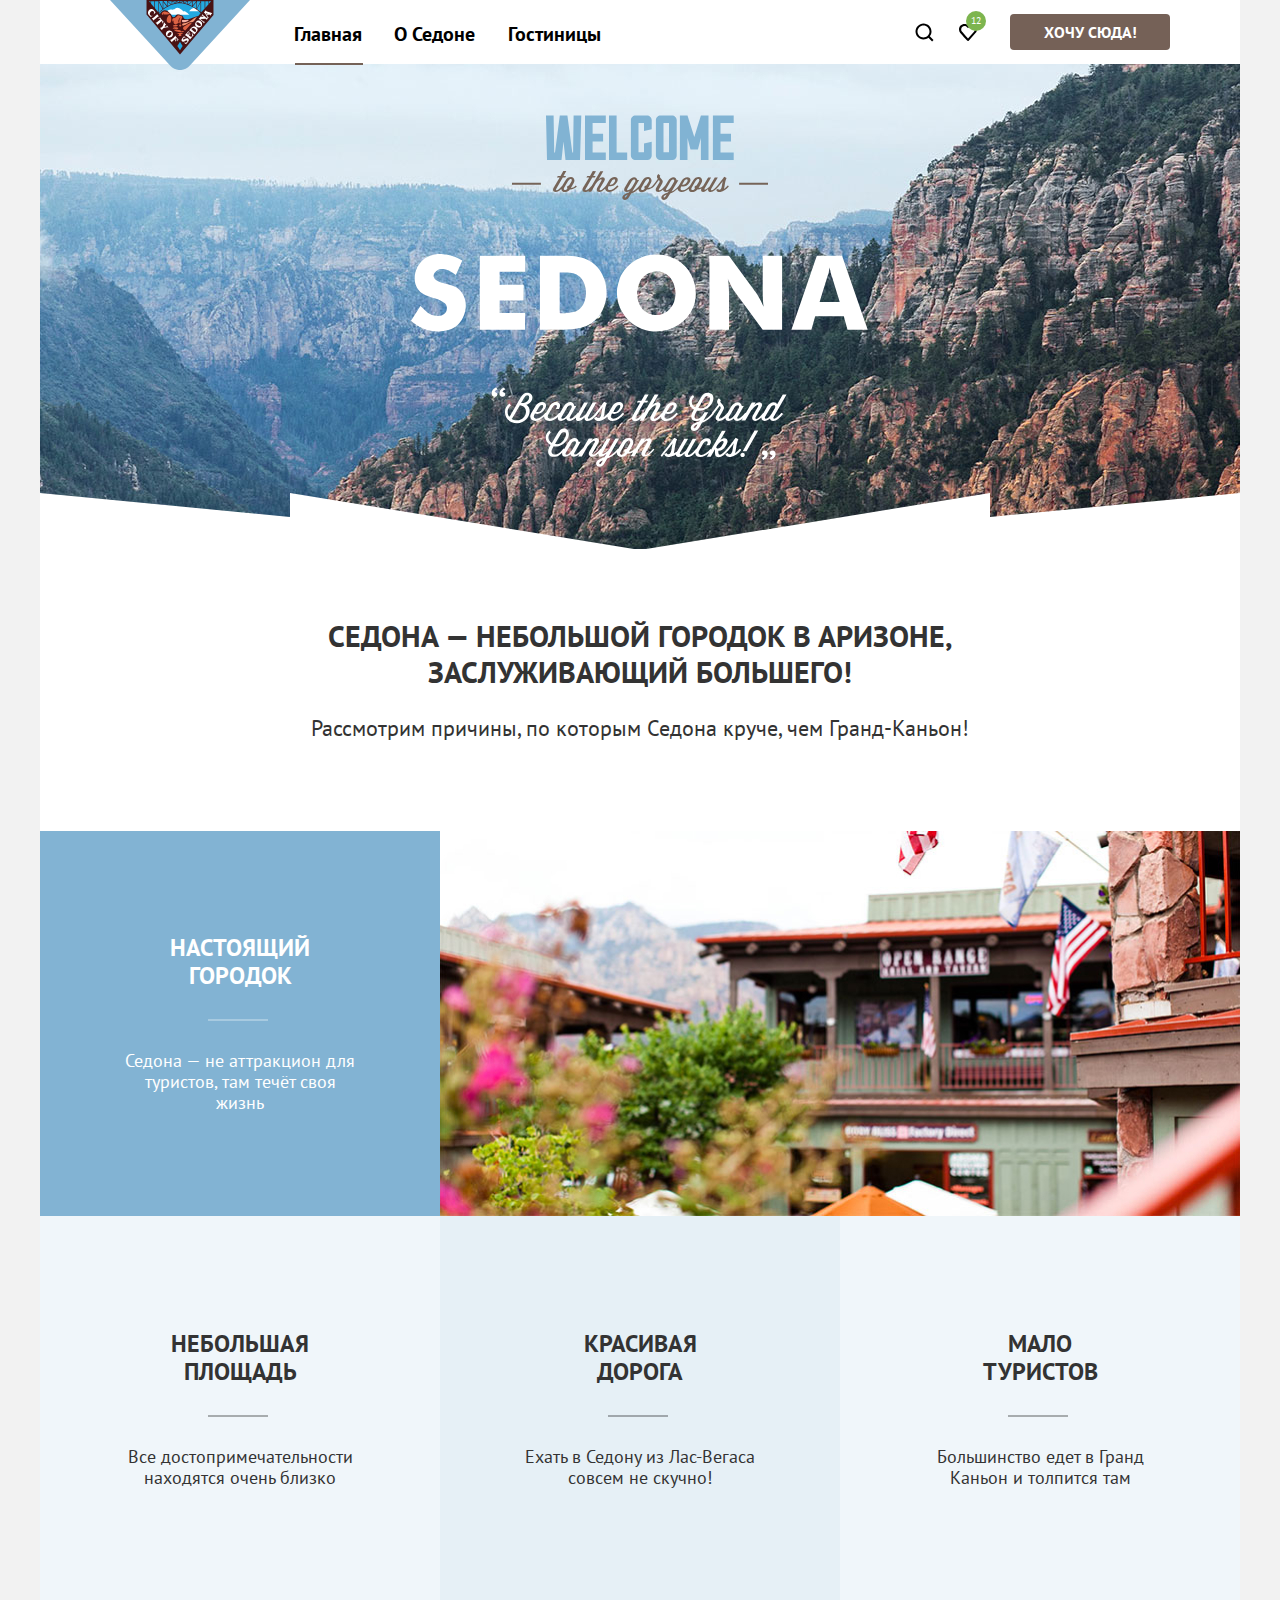
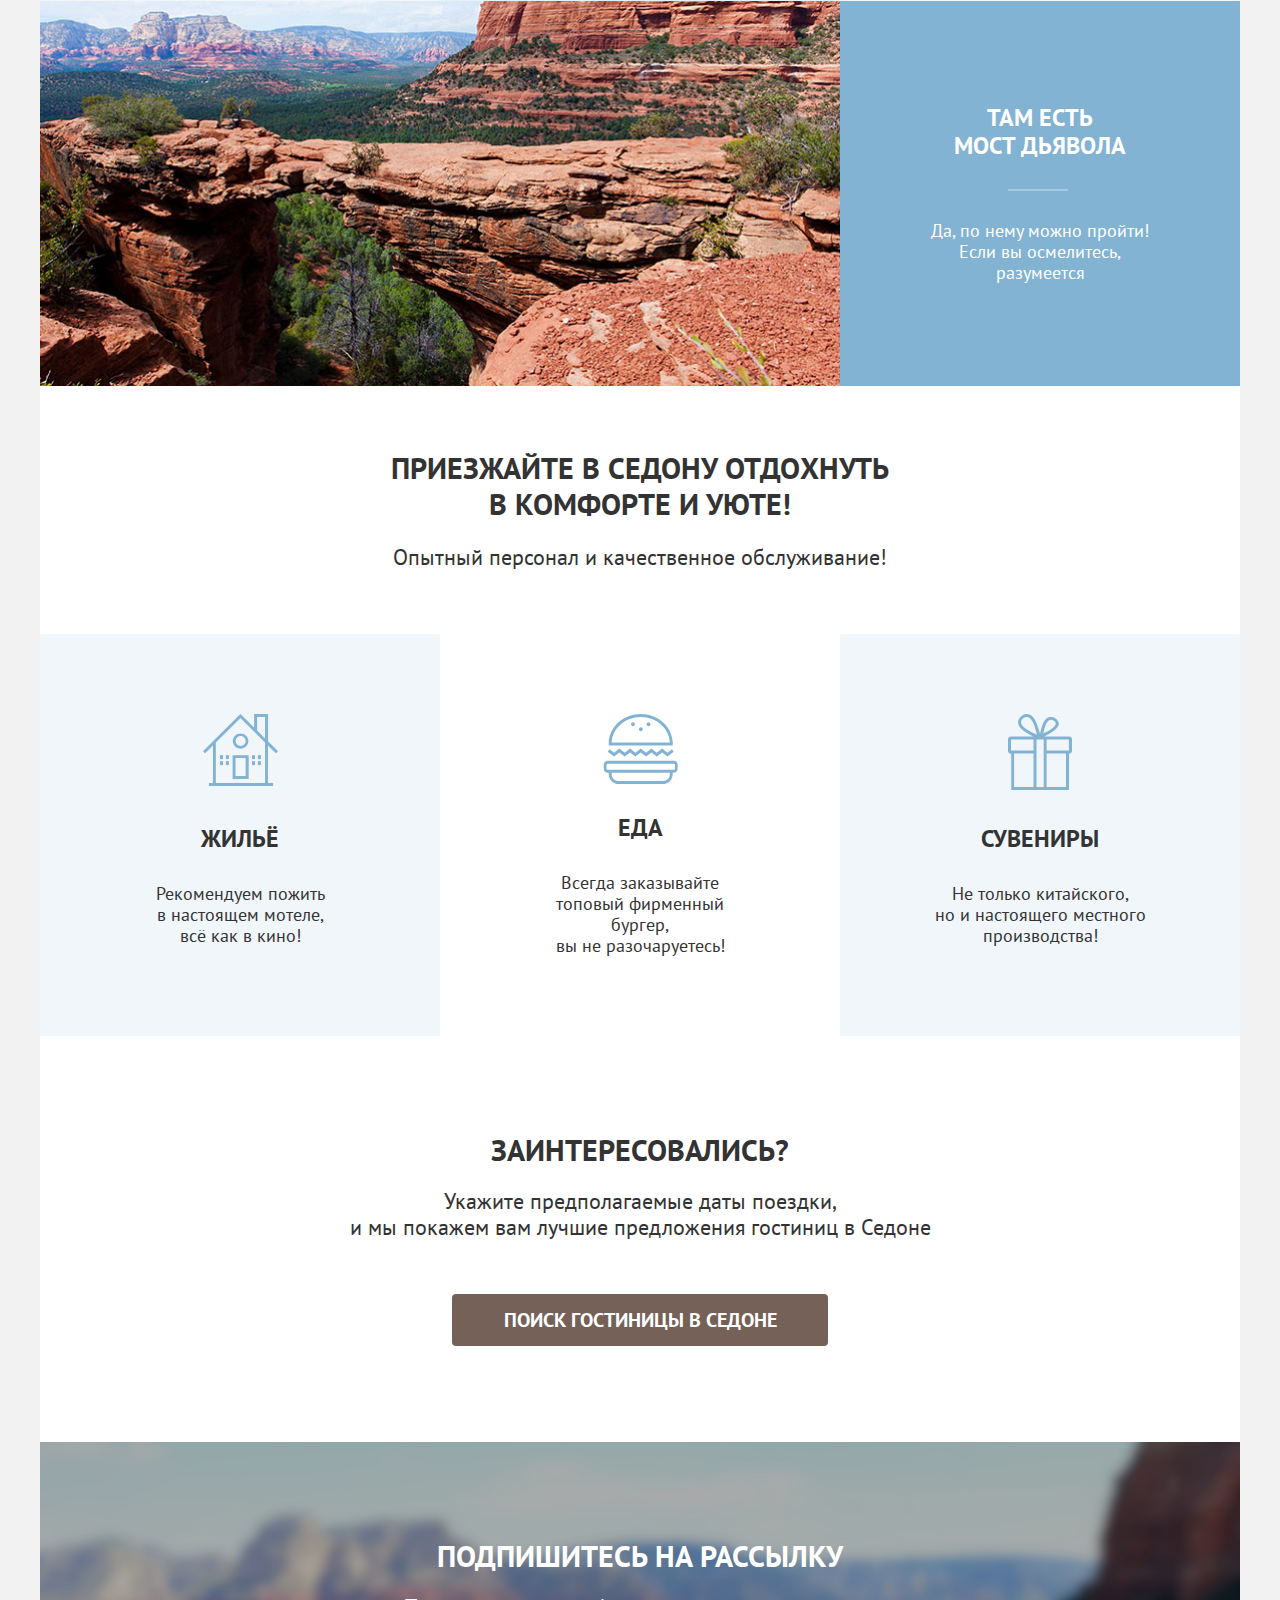
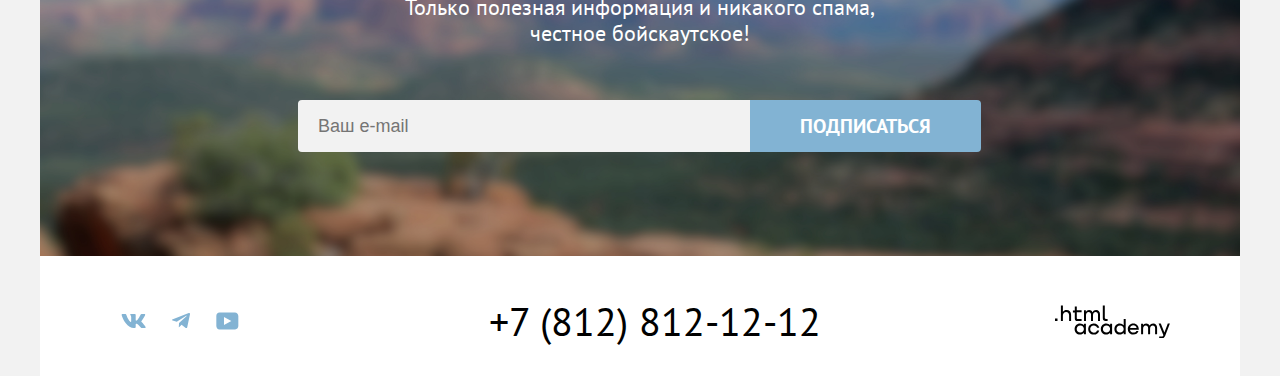
<file: index.html>
<!DOCTYPE html>
<html lang="ru">
  <head>
    <meta charset="utf-8">
    <title>HTML Academy: Седона</title>
    <link rel="stylesheet" href="styles/styles.css">
    <link rel="icon" href="favicon.ico">
    <link rel="icon" type="image/png" sizes="32x32" href="images/favicon-32x32.png">
  </head>
  <body>
    <header class="page-header" data-test="header">
      <nav class="navigation">
        <a class="logo" href="index.html"> <img src="images/logo.svg" width="140" height="70" alt="Логотип компании."></a>
        <ul class="navigation-list">
          <li class="navigation-item">
            <a class="navigation-link navigation-active" href="index.html">Главная</a>
          </li>
          <li class="navigation-item">
            <a class="navigation-link" href="#">О Седоне</a>
          </li>
          <li class="navigation-item">
            <a class="navigation-link" href="catalog.html">Гостиницы</a>
          </li>
        </ul>
        <ul class="navigation-user">
          <li class="navigation-menu">
            <a class="navigation-link navigation-search" href="#"> <span class="visually-hidden">Поиск</span></a>
          </li>
          <li class="navigation-menu">
            <a class="navigation-link like" href="#">
              <span class="visually-hidden">Нравится</span>
              <span class="like-numbers">12</span>
            </a>
          </li>
          <li class="navigation-menu">
            <a class="navigation-item-button" href="modal.html" >Хочу сюда!</a>
          </li>
        </ul>
      </nav>
    </header>

    <main class="main-container main-page" data-test="main">
      <div class="page-container">
      <div class="main-image" data-test="hero"><h1 class="visually-hidden">Главная страница о городе Седонне</h1>
      <img class="main-logo" src="images/welcome-title.svg" width="458" height="352" alt="Welcome to the gorgeous Sedona, because the Grand Canyon sucks!">
      </div>
      <section class="advantages" data-test="advantages">
        <h2 class="advantages-title">Седона — небольшой городок в Аризоне,<br>заслуживающий большего!</h2>
        <p class="advantages-text"> Рассмотрим причины, по которым Седона круче, чем Гранд-Каньон!</p>
        <ul class="advantages-list">
          <li class="advantages-item">
            <div class="advantages-wrapper">
            <h3 class="advantages-item-title">Настоящий городок</h3>
            <p class="advantages-wrapper-text">Седона — не аттракцион для туристов, там течёт своя жизнь</p>
            </div>
            <img class="advantages-image" src="images/advantages-home.jpg" width="800" height="385" alt="Фото улицы в городе Седона.">
          </li>

          <li class="advantages-item">
            <h3 class="advantages-item-title">Небольшая
              площадь</h3>
              <p class="advantages-item-text">Все достопримечательности находятся очень близко</p>
          </li>
          <li class="advantages-item color">
            <h3 class="advantages-item-title">Красивая<br>
              дорога</h3>
              <p class="advantages-item-text">Ехать в Седону из Лас-Вегаса совсем не скучно!</p>
          </li>
          <li class="advantages-item">
            <h3 class="advantages-item-title">Мало<br>
              туристов</h3>
              <p class="advantages-item-text">Большинство едет в Гранд Каньон и толпится там</p>
          </li>

          <li class="advantages-item advantages-bridge">
            <div class="advantages-wrapper">
            <h3 class="subtitle advantages-item-title">Там есть<br>
              мост дьявола</h3>
            <p class="advantages-wrapper-text">Да, по нему можно пройти! Если вы осмелитесь, разумеется</p>
            </div>
            <img class="advantages-image" src="images/advantages-mountains.jpg" width="800" height="385" alt="Мост дьявола в Седоне.">
          </li>

        </ul>
      </section>
      <section class="service" data-test="service">
        <h2 class="service-title">Приезжайте в Седону отдохнуть в комфорте и уюте!</h2>
        <p class="service-title-text">Опытный персонал и качественное обслуживание!</p>
        <ul class="service-list">
          <li class="service-item service-housing">
            <h3 class="service-item-title">Жильё</h3>
            <p class="service-text">Рекомендуем пожить<br> в настоящем мотеле,<br> всё как в кино!</p>
          </li>
          <li class="service-item service-food">
            <h3 class="service-item-title">Еда</h3>
            <p class="service-text">Всегда заказывайте<br> топовый фирменный бургер,<br> вы не разочаруетесь!</p>
          </li>
          <li class="service-item service-souvenir">
            <h3 class="service-item-title">Сувениры</h3>
            <p class="service-text">Не только китайского,<br>но и настоящего местного<br> производства!</p>
          </li>
        </ul>
      </section>
      <section class="interested" data-test="search">
        <h2 class="interested-title">Заинтересовались?</h2>
        <p class="interested-text">Укажите предполагаемые даты поездки,<br>и мы покажем вам лучшие предложения гостиниц в Седоне</p>
        <a class="interested-button" href="#">Поиск гостиницы в седоне</a>
      </section>
      <section class="subscribe" data-test="subscribe">
        <h2 class="subscribe-title">Подпишитесь на рассылку</h2>
        <p class="subscribe-text">Только полезная информация и никакого спама,<br> честное бойскаутское!</p>
        <form class="subscribe-form" action="https://echo.htmlacademy.ru/courses" method="get">
          <label>
            <input class="subscribe-fielder" type="email" name="email-fielder" placeholder="Ваш e-mail">
          </label>
          <button class="subscribe-button" type="submit">Подписаться</button>
        </form>

      </section>
      </div>
    </main>
    <footer class="page-footer" data-test="footer">
      <div class="page-footer-container">
        <ul class="footer-social-list">
          <li class="footer-social-item">
            <a class="footer-social-link" href="#">
              <span class="visually-hidden">ВКонтакте</span>
              <svg class="footer-social-img" width="25" height="14" fill="currentColor" xmlns="http://www.w3.org/2000/svg">
                <path fill-rule="evenodd" clip-rule="evenodd" d="M24.12.95c.16-.55 0-.95-.8-.95H20.7c-.67 0-.98.35-1.15.73 0 0-1.33 3.2-3.22 5.27-.61.6-.9.8-1.23.8-.16 0-.41-.2-.41-.74V.95c0-.66-.19-.95-.74-.95H9.82c-.42 0-.67.3-.67.6 0 .61.95.76 1.04 2.5v3.8c0 .84-.15.99-.48.99-.9 0-3.06-3.21-4.34-6.89-.25-.71-.5-1-1.18-1H1.57c-.75 0-.9.35-.9.73 0 .68.89 4.07 4.14 8.55 2.17 3.06 5.23 4.72 8 4.72 1.68 0 1.88-.37 1.88-1v-2.32c0-.73.16-.88.7-.88.38 0 1.05.2 2.6 1.67 1.79 1.75 2.08 2.53 3.08 2.53h2.63c.75 0 1.12-.37.9-1.1-.23-.72-1.08-1.77-2.2-3.02-.62-.7-1.54-1.47-1.82-1.86-.39-.49-.28-.7 0-1.14 0 0 3.2-4.43 3.54-5.93Z" />
              </svg>
            </a>
          </li>
          <li class="footer-social-item">
            <a class="footer-social-link" href="#">
              <span class="visually-hidden">Телеграм</span>
              <svg class="footer-social-img" width="18" height="16" fill="currentColor" xmlns="http://www.w3.org/2000/svg">
                <path d="M16.79.1.84 6.25c-1.09.43-1.08 1.04-.2 1.31l4.1 1.28 9.47-5.98c.44-.27.85-.12.52.18L7.05 9.96l-.28 4.22c.41 0 .6-.19.83-.41l1.99-1.93 4.13 3.05c.77.42 1.31.2 1.5-.7l2.72-12.8c.28-1.12-.43-1.62-1.16-1.3Z" />
              </svg>
            </a>
          </li>
          <li class="footer-social-item">
            <a class="footer-social-link" href="#">
              <span class="visually-hidden">YouTube</span>
              <svg class="footer-social-img" width="23" height="18" fill="currentColor" xmlns="http://www.w3.org/2000/svg">
                <path d="M18.94.5H3.51C1.65.5.33 2.1.33 3.9V14c0 1.9 1.32 3.5 3.18 3.5h15.65c1.64 0 3.17-1.6 3.17-3.4V3.9C22.11 2.1 20.8.5 18.94.5ZM7.99 13.04V4.96L15.33 9l-7.34 4.04Z" />
              </svg>
            </a>
          </li>
        </ul>
        <a class="footer-phone" href="tel:+78128121212">+7 (812) 812-12-12</a>
        <a class="copyright" href="https://htmlacademy.ru/">
          <svg width="115" height="33" fill="currentColor" xmlns="http://www.w3.org/2000/svg">
            <path d="M0 13.4V16h2.5v-2.6H0ZM11.6 5C10 5 8.8 5.7 8 6.7h-.1V.5h-2V16h2v-5.3c0-2.1 1.3-3.6 3.3-3.6 1.8 0 2.9 1.4 2.9 3.2V16h2V9.9c.1-3-1.8-4.9-4.5-4.9ZM26.6 5.3h-4.8V1.6h-2v3.8h-1.9v2h1.9v6c0 1.7 1 2.7 2.7 2.7h4.1v-2h-3.7c-.7 0-1.1-.4-1.1-1.1V7.3h4.8v-2ZM41.1 5.1c-1.6 0-2.9.8-3.5 2.1h-.1c-.6-1.2-1.8-2.1-3.4-2.1-1.4 0-2.5.8-3.1 1.8h-.1V5.3H29v10.6h2v-5.4c0-2 1-3.5 2.6-3.5C35.1 7 36 8 36 9.6v6.3h2v-5.6C38 7.9 39.4 7 40.6 7 42.1 7 43 8 43 9.6v6.3h2V9.4c.1-2.5-1.4-4.3-3.9-4.3ZM47.8 13.2c0 1.7 1 2.7 2.8 2.7h2v-2h-1.7c-.7 0-1.1-.4-1.1-1.1V.5h-2v12.7ZM28.9 20.2c-.9-1.1-2.2-1.8-3.9-1.8-3.1 0-5.4 2.3-5.4 5.6s2.3 5.6 5.4 5.6c1.8 0 3-.8 3.8-1.9h.1v1.6h2V18.7h-2v1.5Zm-3.6 7.4c-2.2 0-3.6-1.6-3.6-3.6s1.4-3.6 3.6-3.6 3.6 1.6 3.6 3.6c0 1.9-1.4 3.6-3.6 3.6ZM44.2 22.5c-.5-2.4-2.6-4.1-5.4-4.1a5.4 5.4 0 0 0-5.6 5.6c0 3.1 2.2 5.6 5.6 5.6 2.8 0 4.9-1.8 5.4-4.2h-2.1a3.4 3.4 0 0 1-3.3 2.3c-2.2 0-3.6-1.6-3.6-3.6s1.4-3.6 3.6-3.6c1.6 0 2.8 1 3.3 2.2h2.1v-.2ZM55.1 20.2c-.9-1.1-2.2-1.8-3.9-1.8-3.1 0-5.4 2.3-5.4 5.6s2.3 5.6 5.4 5.6c1.8 0 3-.8 3.8-1.9h.1v1.6h2V18.7h-2v1.5Zm-3.6 7.4c-2.2 0-3.6-1.6-3.6-3.6s1.4-3.6 3.6-3.6 3.6 1.6 3.6 3.6c0 1.9-1.5 3.6-3.6 3.6ZM68.7 20.3c-.9-1.1-2.2-1.9-3.9-1.9-3.1 0-5.4 2.3-5.4 5.6s2.2 5.6 5.4 5.6c1.7 0 3-.8 3.8-1.8h.1v1.5h2V13.9h-2v6.4Zm-3.6 7.3c-2.2 0-3.6-1.6-3.6-3.6s1.4-3.6 3.6-3.6 3.6 1.6 3.6 3.6c-.1 2-1.5 3.6-3.6 3.6ZM78.3 18.4c-3.3 0-5.5 2.5-5.5 5.6 0 3 2.1 5.6 5.5 5.6 2.5 0 4.5-1.3 5.2-3.6h-2.1c-.5 1-1.6 1.6-3 1.6-1.9 0-3.3-1.3-3.4-2.9h8.8c.2-3.6-2-6.3-5.5-6.3Zm0 1.9c1.7 0 3 1 3.3 2.6h-6.5c.3-1.5 1.5-2.6 3.2-2.6ZM98.2 18.4c-1.6 0-2.9.8-3.6 2h-.1c-.6-1.2-1.8-2-3.4-2-1.4 0-2.5.7-3.1 1.8v-1.5h-1.9v10.6h2v-5.4c0-2 1-3.4 2.6-3.5 1.5 0 2.4 1 2.4 2.6v6.3h2v-5.6c0-2.4 1.4-3.3 2.6-3.3 1.5 0 2.4 1 2.4 2.6v6.3h2v-6.5c.1-2.6-1.4-4.4-3.9-4.4ZM109.4 27.5l-3.6-8.9h-2.2l4.8 11.6c-.3.9-.7 1.2-1.7 1.2h-2.5v2h2.5c1.8 0 2.8-.8 3.5-2.6l4.7-12.2h-2.1l-3.4 8.9Z" />
          </svg>
        </a>
      </div>
    </footer>
    <div class="modal-container modal-close">
      <div class="modal" data-test="modal">
        <button class="close-button" type="button">
          <span class="visually-hidden">Закрыть.</span>
        </button>
        <h2 class="modal-title">поиск гостиницы в седоне</h2>
        <form action="https://echo.htmlacademy.ru/" method="post" class="modal-form">
          <div class="modal-form-data">
            <label class="model-form-label" for="check-in">Дата Заезда:</label>
            <input type="text" class="modal-form-input" placeholder="Укажите дату" value="27 апреля 2020" id="check-in">
            <span class="data-check-in error">Мы не можем отправить вас в прошлое.</span>
          </div>
          <div class="modal-form-data">
            <label class="model-form-label" for="departure">Дата Выезда:</label>
            <input type="text" class="modal-form-input" placeholder="Укажите дату" value="1 сентября 2023"
              id="departure">
            <span class="data-check-in">На эти даты есть свободные номера. Пока есть.</span>
          </div>
          <div class="guests-count adults-count">
            <label class="model-form-label" for="adults">Взрослые:</label>
            <div class="counter">
              <button class="count-button count-minus" type="button">
                <svg class="count-svg" width="14" height="2" viewBox="0 0 14 2" fill="none"
                  xmlns="http://www.w3.org/2000/svg" aria-hidden="true">
                  <path d="M0.392822 0L0.392822 2L14.3928 2V0L0.392822 0Z" />
                </svg>
                <span class="visually-hidden">Убавить на один.</span>
              </button>
              <input class="count-input" type="number" id="adults" name="adults" min="0" max="10" value="2" required>
              <button class="count-button count-plus" type="button">
                <svg class="count-svg" width="14" height="14" viewBox="0 0 14 14" fill="none"
                  xmlns="http://www.w3.org/2000/svg" aria-hidden="true">
                  <path d="M14 6H8V0H6V6H0V8H6V14H8V8H14V6Z" />
                </svg>
                <span class="visually-hidden">Прибавить на один.</span>
              </button>
            </div>
          </div>
          <div class="guests-count kids-count">
            <label class="model-form-label" for="kids">Дети:</label>
            <button class="tooltip-toggle" type="button" aria-labelledby="tooltip-label">
              <span class="tooltip-text" id="tooltip-label">Укажите количество детей, которые
                будут с вами, возраст которых от 6 до 18
                лет. Дети до 6 лет размещаются бесплатно.
              </span>
            </button>
            <div class="counter">
              <button class="count-button count-minus" type="button">
                <svg class="count-svg" width="14" height="2" viewBox="0 0 14 2" fill="none"
                  xmlns="http://www.w3.org/2000/svg" focusable="false" aria-hidden="true">
                  <path d="M0.392822 0L0.392822 2L14.3928 2V0L0.392822 0Z" />
                </svg>
                <span class="visually-hidden">Убавить на один.</span>
              </button>
              <input class="count-input" type="number" id="kids" name="kids" min="0" max="10" value="2"
                required>
              <button class="count-button count-plus" type="button">
                <svg class="count-svg" width="14" height="14" viewBox="0 0 14 14" fill="none"
                  xmlns="http://www.w3.org/2000/svg" focusable="false" aria-hidden="true">
                  <path d="M14 6H8V0H6V6H0V8H6V14H8V8H14V6Z" />
                </svg>
                <span class="visually-hidden">Прибавить на один.</span>
              </button>
            </div>
          </div>
          <button class="appointment-submit" type="submit">Найти</button>
        </form>
      </div>
    </div>
  </body>
</html>
</file>
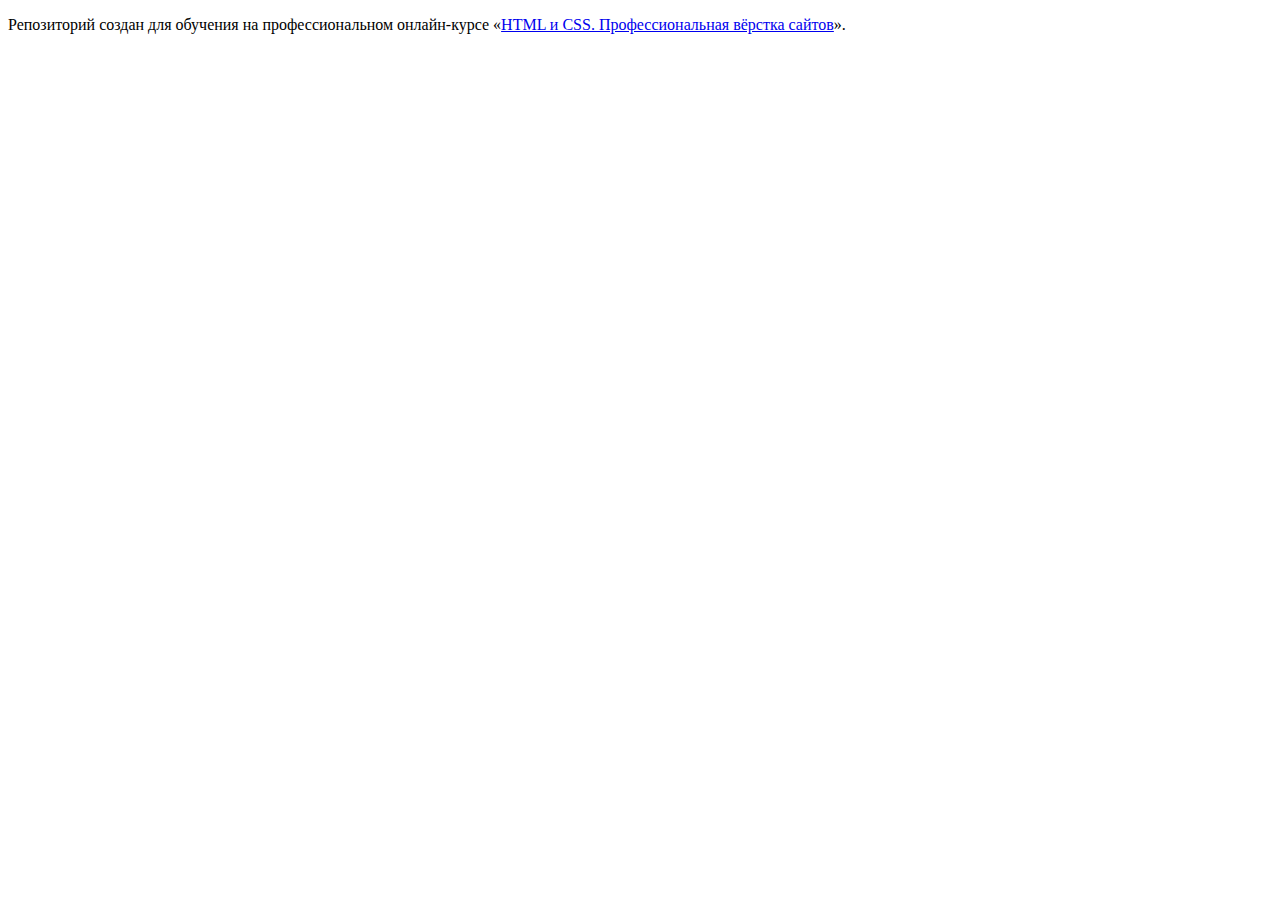
<file: 1/index.html>
<!DOCTYPE html>
<html lang="ru">
  <head>
    <meta charset="utf-8">
    <title>HTML Academy: Седона</title>
    <base href="https://htmlacademy-htmlcss.github.io/2368321-sedona-37/1/">
</head>
  <body>

    <p>Репозиторий создан для обучения на профессиональном онлайн‑курсе «<a href="https://htmlacademy.ru/intensive/htmlcss">HTML и CSS. Профессиональная вёрстка сайтов</a>».</p>

  </body>
</html>
</file>
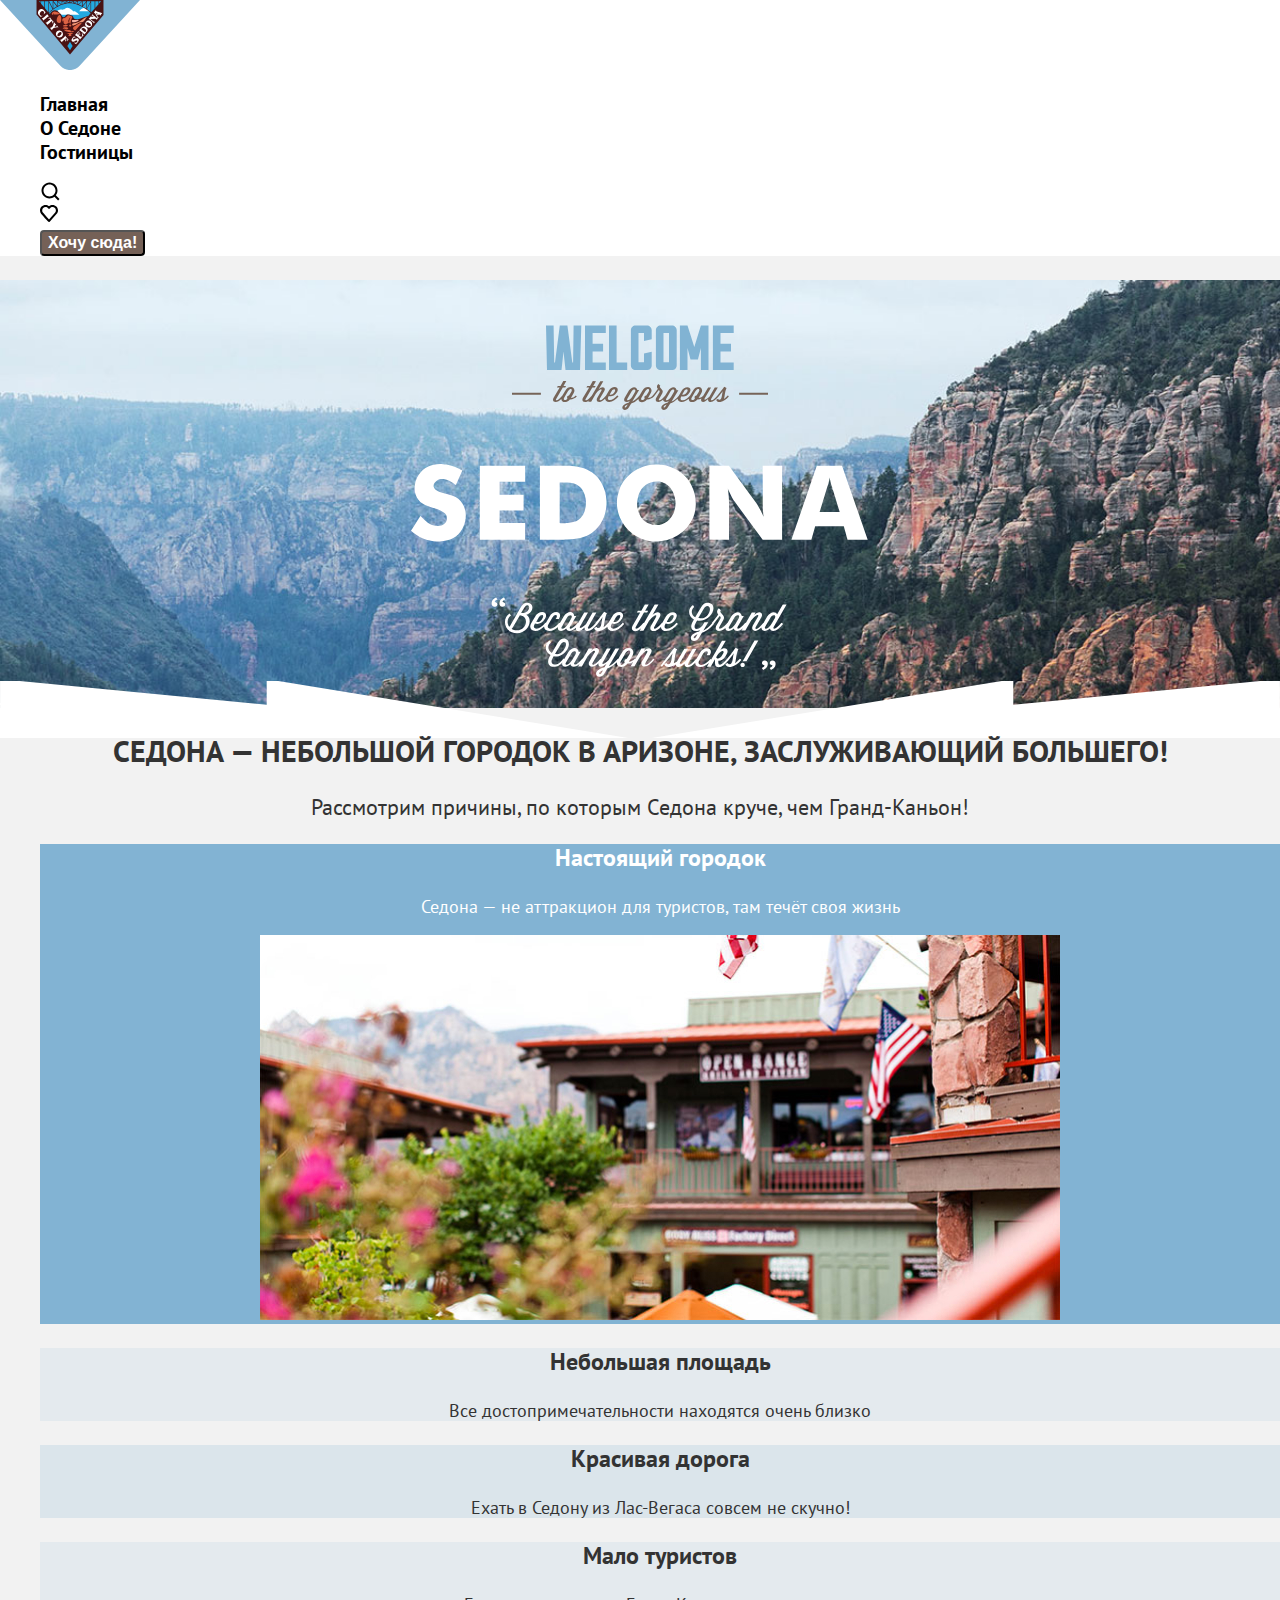
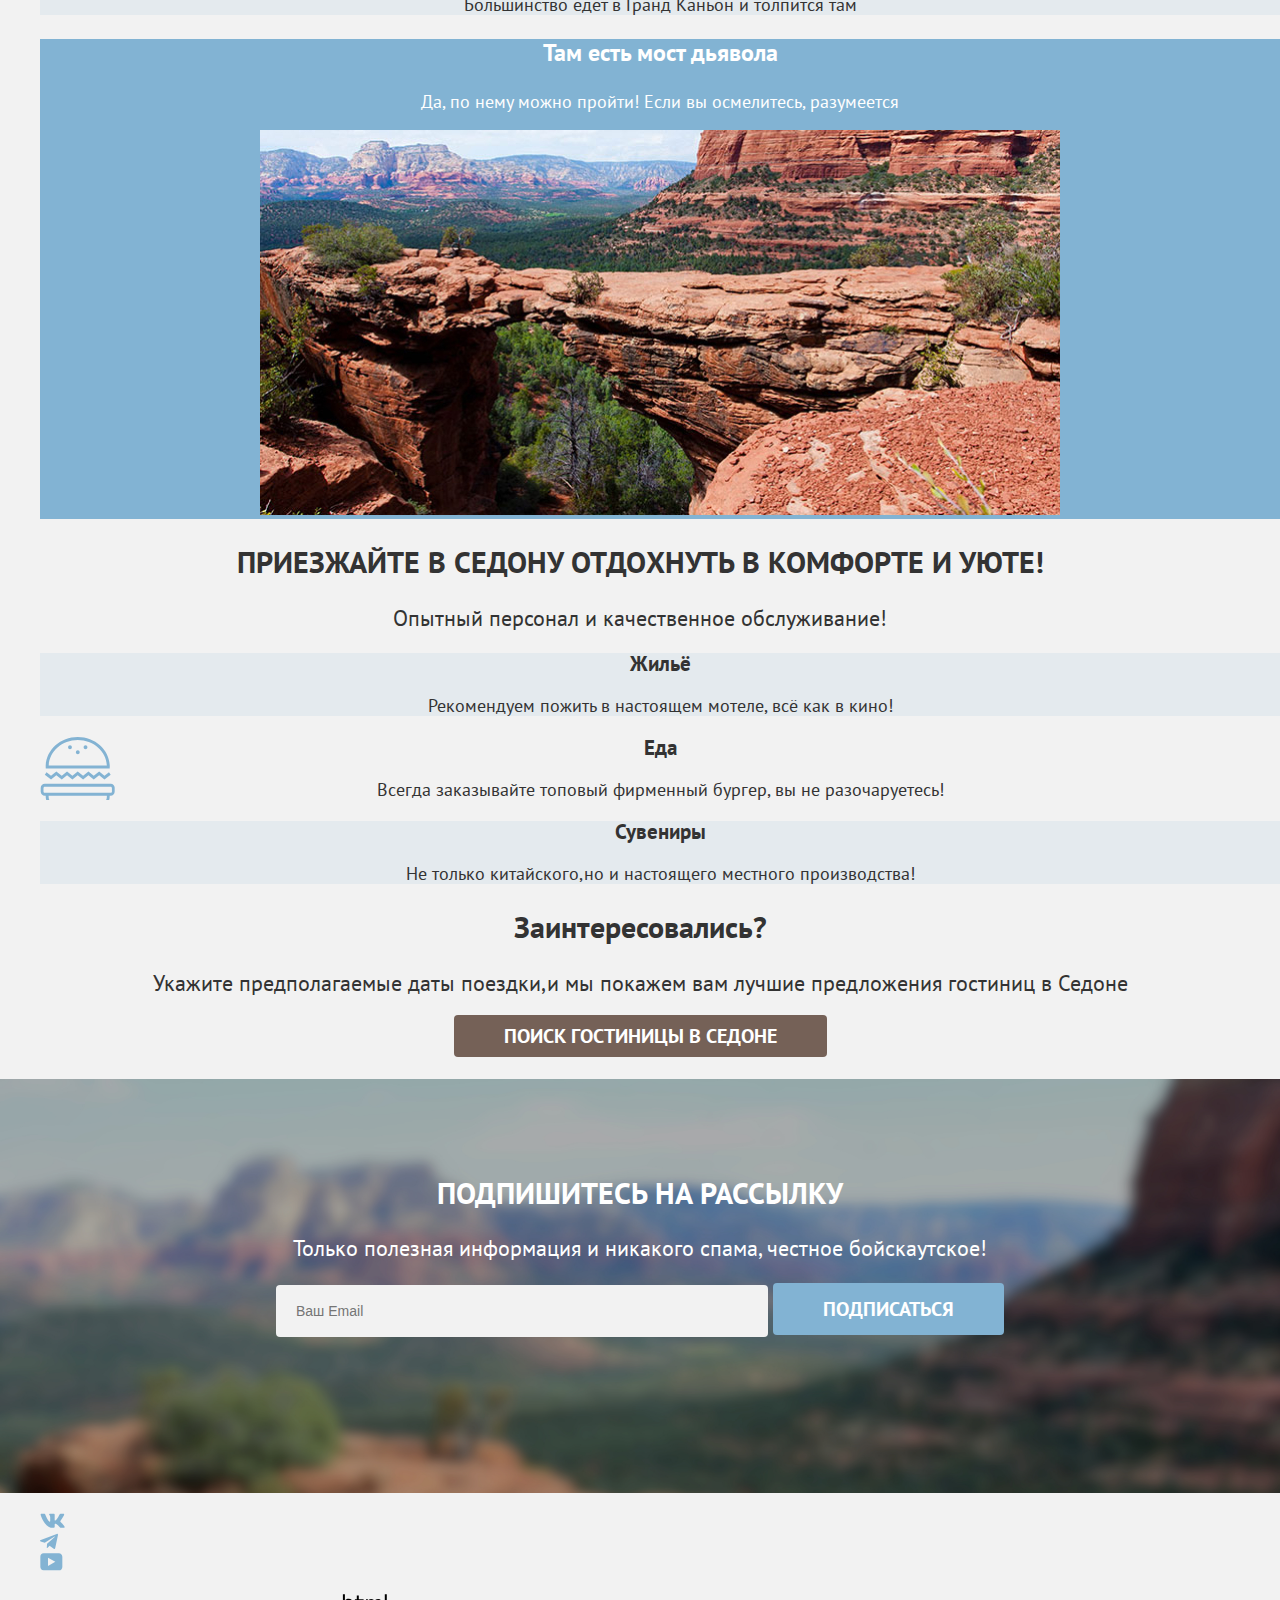
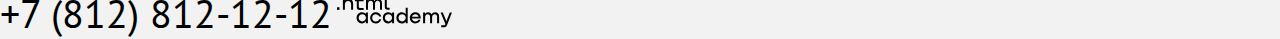
<file: 4/index.html>
<!DOCTYPE html>
<html lang="ru">
  <head>
    <meta charset="utf-8">
    <title>HTML Academy: Седона</title>
    <link rel="stylesheet" href="styles/styles.css">
    <base href="https://htmlacademy-htmlcss.github.io/2368321-sedona-37/4/">
</head>
  <body>
    <header class="page-header">
      <a class="logo" href="index.html"> <img src="images/logo.svg" width="140" heigh=70; alt="Логотип компании."></a>
      <nav class="navigation">
        <ul class="navigation-list">
          <li class="navigation-item">
            <a class="navigation-link navigation-active" href="index.html">Главная</a>
          </li>
          <li class="navigation-item">
            <a class="navigation-link" href="#">О Седоне</a>
          </li>
          <li class="navigation-item">
            <a class="navigation-link navigation-active" href="catalog.html">Гостиницы</a>
          </li>
        </ul>
        <ul class="navigation-list ">
          <li class="navigation-item">
            <a class="navigation-link navigation-user" href="#"> <span class="visually-hidden">Поиск</span></a>
          </li>
          <li class="navigation-item">
            <a class="navigation-link like" href="#"><span class="visually-hidden">Нравится</span></a>
          </li>
          <li class="navigation-item">
            <button class="navigation-item-button" type="button" >Хочу сюда!</button>
          </li>
        </ul>
      </nav>
    </header>
    <main class="main-page">
      <div class="main-image"><h1 class="visually-hidden">Главная страница о городе Седонне</h1>
      <img class="main-logo" src="images/welcome-title.svg" width="458" height="352" alt="Welcome to the gorgeous Sedona, because the Grand Canyon sucks!">
      </div>
      <section class="advantages">
        <h2 class="advantages-title">Седона — небольшой городок в Аризоне, заслуживающий большего!</h2>
        <p class="advantages-text"> Рассмотрим причины, по которым Седона круче, чем Гранд-Каньон!</p>
        <ul class="advantages-list">
          <li class="advantages-item">
            <h3 class="subtitle advantages-item-title">Настоящий городок</h3>
            <p class="advantages-item-text">Седона — не аттракцион для туристов, там течёт своя жизнь</p>
            <img class="advantages-image" src="images/advantages-home.jpg" width="800" height="385" alt="Фото улицы в городе Седона.">
          </li>
          <li class="advantages-item">
            <h3 class="subtitle advantages-item-title">Небольшая
              площадь</h3>
              <p class="advantages-item-text">Все достопримечательности находятся очень близко</p>
          </li>
          <li class="advantages-item color">
            <h3 class="subtitle advantages-item-title">Красивая
              дорога</h3>
              <p class="advantages-item-text">Ехать в Седону из Лас-Вегаса совсем не скучно!</p>
          </li>
          <li class="advantages-item">
            <h3 class="subtitle advantages-item-title">Мало
              туристов</h3>
              <p class="advantages-item-text">Большинство едет в Гранд Каньон и толпится там</p>
          </li>
          <li class="advantages-item">
            <h3 class="subtitle advantages-item-title">Там есть
              мост дьявола</h3>
            <p class="advantages-item-text">Да, по нему можно пройти! Если вы осмелитесь, разумеется</p>
            <img class="advantages-image" src="images/advantages-mountains.jpg" width="800" height="385" alt="Мост дьявола в Седоне.">
          </li>
        </ul>
      </section>
      <section class="service">
        <h2 class="service-title">Приезжайте в Седону отдохнуть в комфорте и уюте!</h2>
        <p class="service-title-text">Опытный персонал и качественное обслуживание!</p>
        <ul class="service-list">
          <li class="service-item service-housing">
            <h3>Жильё</h3>
            <p class="service-text">Рекомендуем пожить в настоящем мотеле, всё как в кино!</p>
          </li>
          <li class="service-item service-food">
            <h3>Еда</h3>
            <p class="service-text">Всегда заказывайте топовый фирменный бургер, вы не разочаруетесь!</p>
          </li>
          <li class="service-item service-souvenir">
            <h3>Сувениры</h3>
            <p class="service-text">Не только китайского,но и настоящего местного производства!</p>
          </li>
        </ul>
      </section>
      <section class="interested">
        <h2 class="interested-title">Заинтересовались?</h2>
        <p class="interested-text">Укажите предполагаемые даты поездки,и мы покажем вам лучшие предложения гостиниц в Седоне</p>
        <a class="interested-button" href="#">Поиск гостиницы в седоне</a>
      </section>
      <section class="subscribe">
        <h2 class="subscribe-title">Подпишитесь на рассылку</h2>
        <p class="subscribe-text">Только полезная информация и никакого спама, честное бойскаутское!</p>
        <form action="https://echo.htmlacademy.ru/courses" method="post">
          <label>
            <input class="subscribe-fielder" type="Email" name="email-fielder" placeholder="Ваш Email">
          </label>
          <button class="subscribe-button" type="submit">Подписаться</button>
        </form>

      </section>
    </main>
    <footer class="main-footer">
      <ul class="social-list">
        <li class="social-item">
            <a class="social-link" href="#">
              <svg width="25" height="15" viewBox="0 0 25 15" fill="none" xmlns="http://www.w3.org/2000/svg" role="img" aria-label="Мы Вконтакте">
                <path fill-rule="evenodd" clip-rule="evenodd" d="M24.1164 1.80445C24.2824 1.25845 24.1164 0.856445 23.3214 0.856445H20.6964C20.0284 0.856445 19.7204 1.20345 19.5534 1.58645C19.5534 1.58645 18.2184 4.78245 16.3274 6.85845C15.7154 7.46045 15.4374 7.65145 15.1034 7.65145C14.9364 7.65145 14.6854 7.46045 14.6854 6.91345V1.80445C14.6854 1.14845 14.5014 0.856445 13.9454 0.856445H9.81738C9.40038 0.856445 9.14938 1.16045 9.14938 1.44945C9.14938 2.07045 10.0954 2.21445 10.1924 3.96245V7.76045C10.1924 8.59345 10.0394 8.74444 9.70538 8.74444C8.81538 8.74444 6.65038 5.53345 5.36538 1.85945C5.11638 1.14445 4.86438 0.856445 4.19338 0.856445H1.56638C0.816382 0.856445 0.666382 1.20345 0.666382 1.58645C0.666382 2.26845 1.55638 5.65645 4.81138 10.1374C6.98138 13.1974 10.0364 14.8564 12.8194 14.8564C14.4884 14.8564 14.6944 14.4884 14.6944 13.8534V11.5404C14.6944 10.8034 14.8524 10.6564 15.3814 10.6564C15.7714 10.6564 16.4384 10.8484 17.9964 12.3234C19.7764 14.0724 20.0694 14.8564 21.0714 14.8564H23.6964C24.4464 14.8564 24.8224 14.4884 24.6064 13.7604C24.3684 13.0364 23.5184 11.9854 22.3914 10.7384C21.7794 10.0284 20.8614 9.26345 20.5824 8.88045C20.1934 8.38945 20.3044 8.17044 20.5824 7.73345C20.5824 7.73345 23.7824 3.30745 24.1154 1.80445H24.1164Z" fill="#83B3D3"/>
                </svg>
            </a>
        </li>
        <li class="social-item">
          <a class="social-link" href="#">
            <svg width="18" height="16" viewBox="0 0 18 16" fill="none" xmlns="http://www.w3.org/2000/svg" role="img" aria-label="Мы в Телеграме">
              <path d="M16.785 0.955705L0.840489 7.1042C-0.247661 7.54126 -0.241365 8.14828 0.640845 8.41897L4.73445 9.69597L14.2058 3.72014C14.6537 3.44766 15.0629 3.59424 14.7265 3.89281L7.05283 10.8183H7.05103L7.05283 10.8192L6.77045 15.0387C7.18413 15.0387 7.36669 14.8489 7.59871 14.625L9.58705 12.6915L13.7229 15.7464C14.4855 16.1664 15.0332 15.9506 15.2229 15.0405L17.9379 2.2453C18.2158 1.13107 17.5126 0.626562 16.785 0.955705Z" fill="#83B3D3"/>
              </svg>
            </a>
        </li>
        <li class="social-item">
          <a class="social-link" href="#">
            <svg width="23" height="18" viewBox="0 0 23 18" fill="none" xmlns="http://www.w3.org/2000/svg" role="img" aria-label="Мы в Ютубе">
              <path d="M18.9402 0.356445H3.50738C1.64668 0.356445 0.333252 1.9502 0.333252 3.75645V13.8502C0.333252 15.7627 1.64668 17.3564 3.50738 17.3564H19.1591C20.8009 17.3564 22.3333 15.7627 22.3333 13.9564V3.75645C22.1143 1.9502 20.8009 0.356445 18.9402 0.356445ZM7.99494 12.8939V4.81894L15.3283 8.85645L7.99494 12.8939Z" fill="#83B3D3"/>
              </svg>
            </a>
        </li>
    </ul>
<a class="phone" href="tel:+78128121212">+7 (812) 812-12-12</a>
<a class="Academy" href="#"><svg width="115" height="34" viewBox="0 0 115 34" fill="none" xmlns="http://www.w3.org/2000/svg" role="img" aria-label="Сайт HTML Academy">
  <path d="M0 13.2564V15.8564H2.5V13.2564H0Z" fill="black"/>
  <path d="M11.6 4.85645C10 4.85645 8.8 5.55645 8 6.55645H7.9V0.356445H5.9V15.8564H7.9V10.5564C7.9 8.45645 9.2 6.95645 11.2 6.95645C13 6.95645 14.1 8.35645 14.1 10.1564V15.8564H16.1V9.75644C16.2 6.75644 14.3 4.85645 11.6 4.85645Z" fill="black"/>
  <path d="M26.6 5.15645H21.8V1.45645H19.8V5.25645H17.9V7.25645H19.8V13.2564C19.8 14.9564 20.8 15.9564 22.5 15.9564H26.6V13.9564H22.9C22.2 13.9564 21.8 13.5564 21.8 12.8564V7.15645H26.6V5.15645Z" fill="black"/>
  <path d="M41.1 4.95645C39.5 4.95645 38.2 5.75644 37.6 7.05645H37.5C36.9 5.85645 35.7 4.95645 34.1 4.95645C32.7 4.95645 31.6 5.75645 31 6.75645H30.9V5.15645H29V15.7564H31V10.3564C31 8.35645 32 6.85645 33.6 6.85645C35.1 6.85645 36 7.85645 36 9.45645V15.7564H38V10.1564C38 7.75645 39.4 6.85645 40.6 6.85645C42.1 6.85645 43 7.85645 43 9.45645V15.7564H45V9.25644C45.1 6.75644 43.6 4.95645 41.1 4.95645Z" fill="black"/>
  <path d="M47.8 13.0564C47.8 14.7564 48.8 15.7564 50.6 15.7564H52.6V13.7564H50.9C50.2 13.7564 49.8 13.3564 49.8 12.6564V0.356445H47.8V13.0564Z" fill="black"/>
  <path d="M28.9 20.0564C28 18.9564 26.7 18.2564 25 18.2564C21.9 18.2564 19.6 20.5564 19.6 23.8564C19.6 27.1564 21.9 29.4564 25 29.4564C26.8 29.4564 28 28.6564 28.8 27.5564H28.9V29.1564H30.9V18.5564H28.9V20.0564ZM25.3 27.4564C23.1 27.4564 21.7 25.8564 21.7 23.8564C21.7 21.8564 23.1 20.2564 25.3 20.2564C27.5 20.2564 28.9 21.8564 28.9 23.8564C28.9 25.7564 27.5 27.4564 25.3 27.4564Z" fill="black"/>
  <path d="M44.2 22.3564C43.7 19.9564 41.6 18.2564 38.8 18.2564C35.4 18.2564 33.2 20.7564 33.2 23.8564C33.2 26.9564 35.4 29.4564 38.8 29.4564C41.6 29.4564 43.7 27.6564 44.2 25.2564H42.1C41.7 26.5564 40.4 27.5564 38.8 27.5564C36.6 27.5564 35.2 25.9564 35.2 23.9564C35.2 21.9564 36.6 20.3564 38.8 20.3564C40.4 20.3564 41.6 21.3564 42.1 22.5564H44.2V22.3564Z" fill="black"/>
  <path d="M55.1 20.0564C54.2 18.9564 52.9 18.2564 51.2 18.2564C48.1 18.2564 45.8 20.5564 45.8 23.8564C45.8 27.1564 48.1 29.4564 51.2 29.4564C53 29.4564 54.2 28.6564 55 27.5564H55.1V29.1564H57.1V18.5564H55.1V20.0564ZM51.5 27.4564C49.3 27.4564 47.9 25.8564 47.9 23.8564C47.9 21.8564 49.3 20.2564 51.5 20.2564C53.7 20.2564 55.1 21.8564 55.1 23.8564C55.1 25.7564 53.6 27.4564 51.5 27.4564Z" fill="black"/>
  <path d="M68.7 20.1564C67.8 19.0564 66.5 18.2564 64.8 18.2564C61.7 18.2564 59.4 20.5564 59.4 23.8564C59.4 27.1564 61.6 29.4564 64.8 29.4564C66.5 29.4564 67.8 28.6564 68.6 27.6564H68.7V29.1564H70.7V13.7564H68.7V20.1564ZM65.1 27.4564C62.9 27.4564 61.5 25.8564 61.5 23.8564C61.5 21.8564 62.9 20.2564 65.1 20.2564C67.3 20.2564 68.7 21.8564 68.7 23.8564C68.6 25.8564 67.2 27.4564 65.1 27.4564Z" fill="black"/>
  <path d="M78.3 18.2564C75 18.2564 72.8 20.7564 72.8 23.8564C72.8 26.8564 74.9 29.4564 78.3 29.4564C80.8 29.4564 82.8 28.1564 83.5 25.8564H81.4C80.9 26.8564 79.8 27.4564 78.4 27.4564C76.5 27.4564 75.1 26.1564 75 24.5564H83.8C84 20.9564 81.8 18.2564 78.3 18.2564ZM78.3 20.1564C80 20.1564 81.3 21.1564 81.6 22.7564H75.1C75.4 21.2564 76.6 20.1564 78.3 20.1564Z" fill="black"/>
  <path d="M98.2 18.2564C96.6 18.2564 95.3 19.0564 94.6 20.2564H94.5C93.9 19.0564 92.7 18.2564 91.1 18.2564C89.7 18.2564 88.6 18.9564 88 20.0564V18.5564H86.1V29.1564H88.1V23.7564C88.1 21.7564 89.1 20.3564 90.7 20.2564C92.2 20.2564 93.1 21.2564 93.1 22.8564V29.1564H95.1V23.5564C95.1 21.1564 96.5 20.2564 97.7 20.2564C99.2 20.2564 100.1 21.2564 100.1 22.8564V29.1564H102.1V22.6564C102.2 20.0564 100.7 18.2564 98.2 18.2564Z" fill="black"/>
  <path d="M109.4 27.3564L105.8 18.4564H103.6L108.4 30.0564C108.1 30.9564 107.7 31.2564 106.7 31.2564H104.2V33.2564H106.7C108.5 33.2564 109.5 32.4564 110.2 30.6564L114.9 18.4564H112.8L109.4 27.3564Z" fill="black"/>
  </svg></a>
    </footer>

  </body>
</html>
</file>
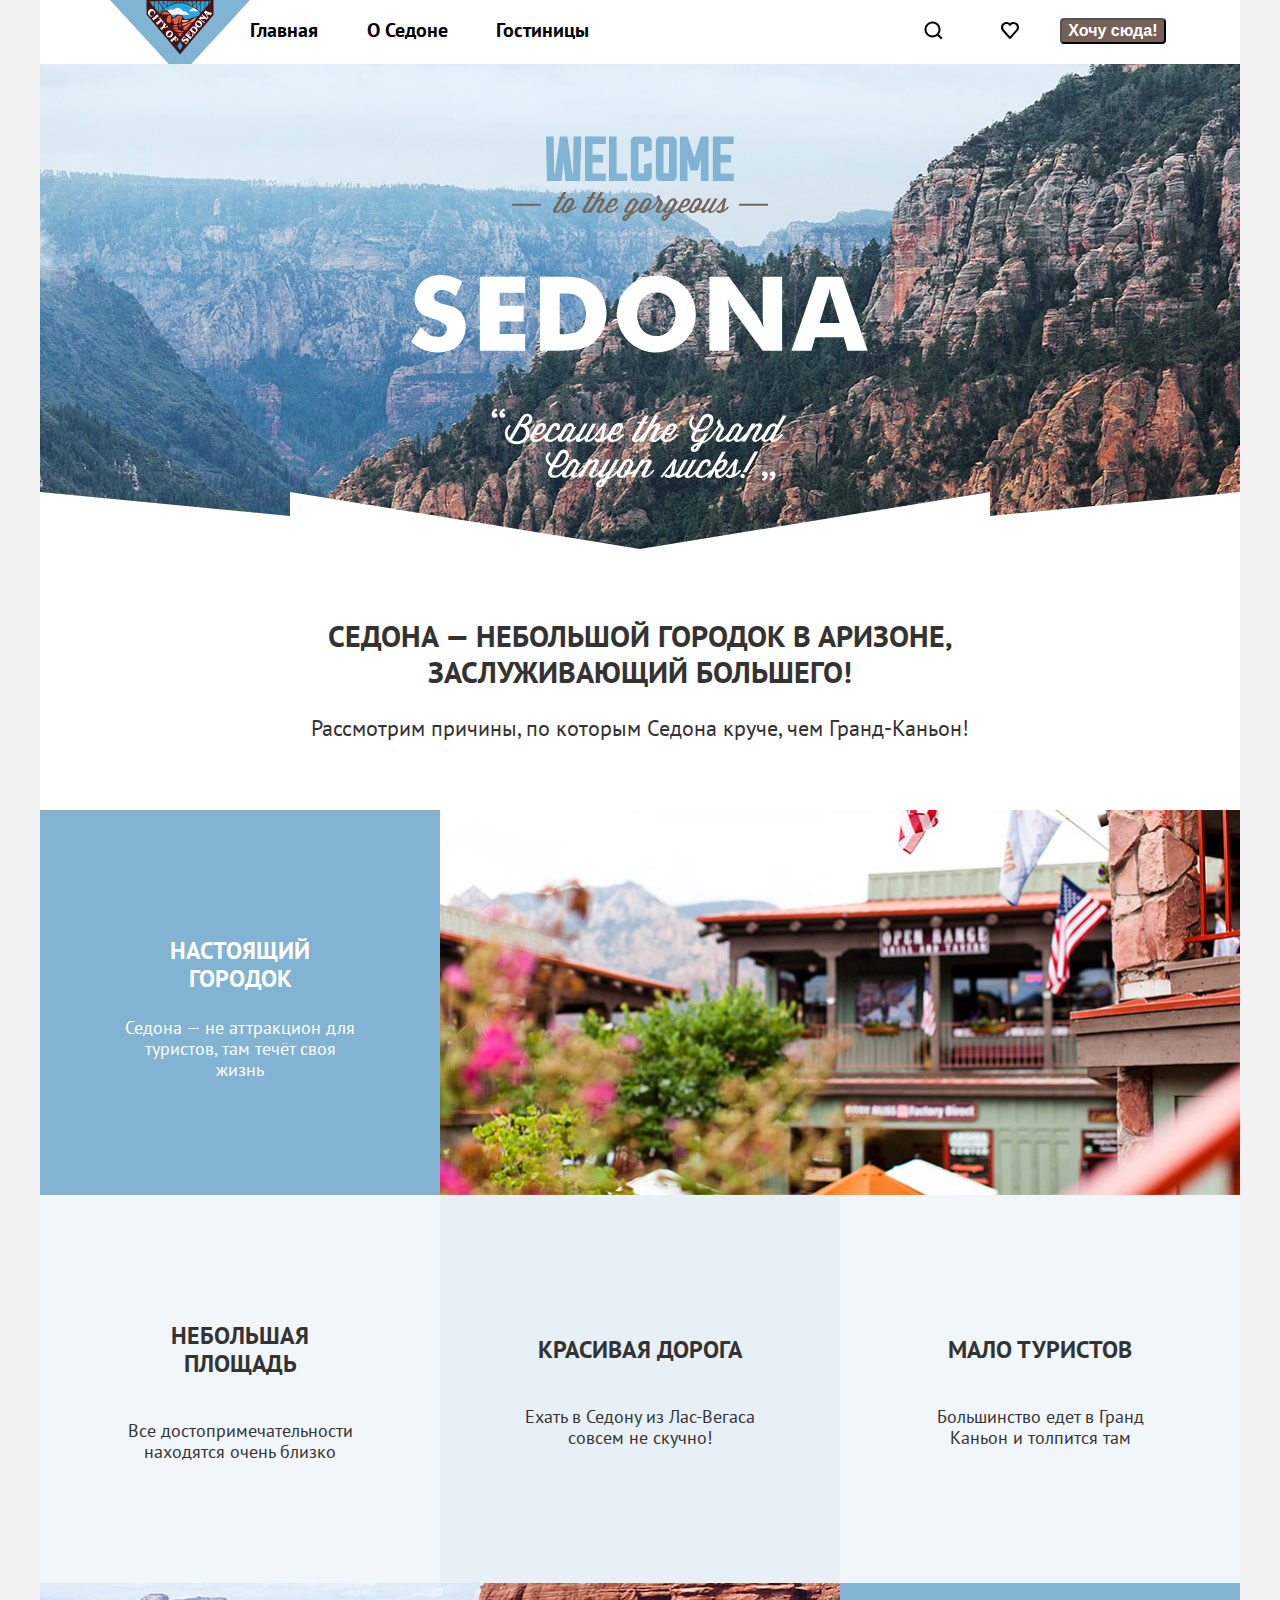
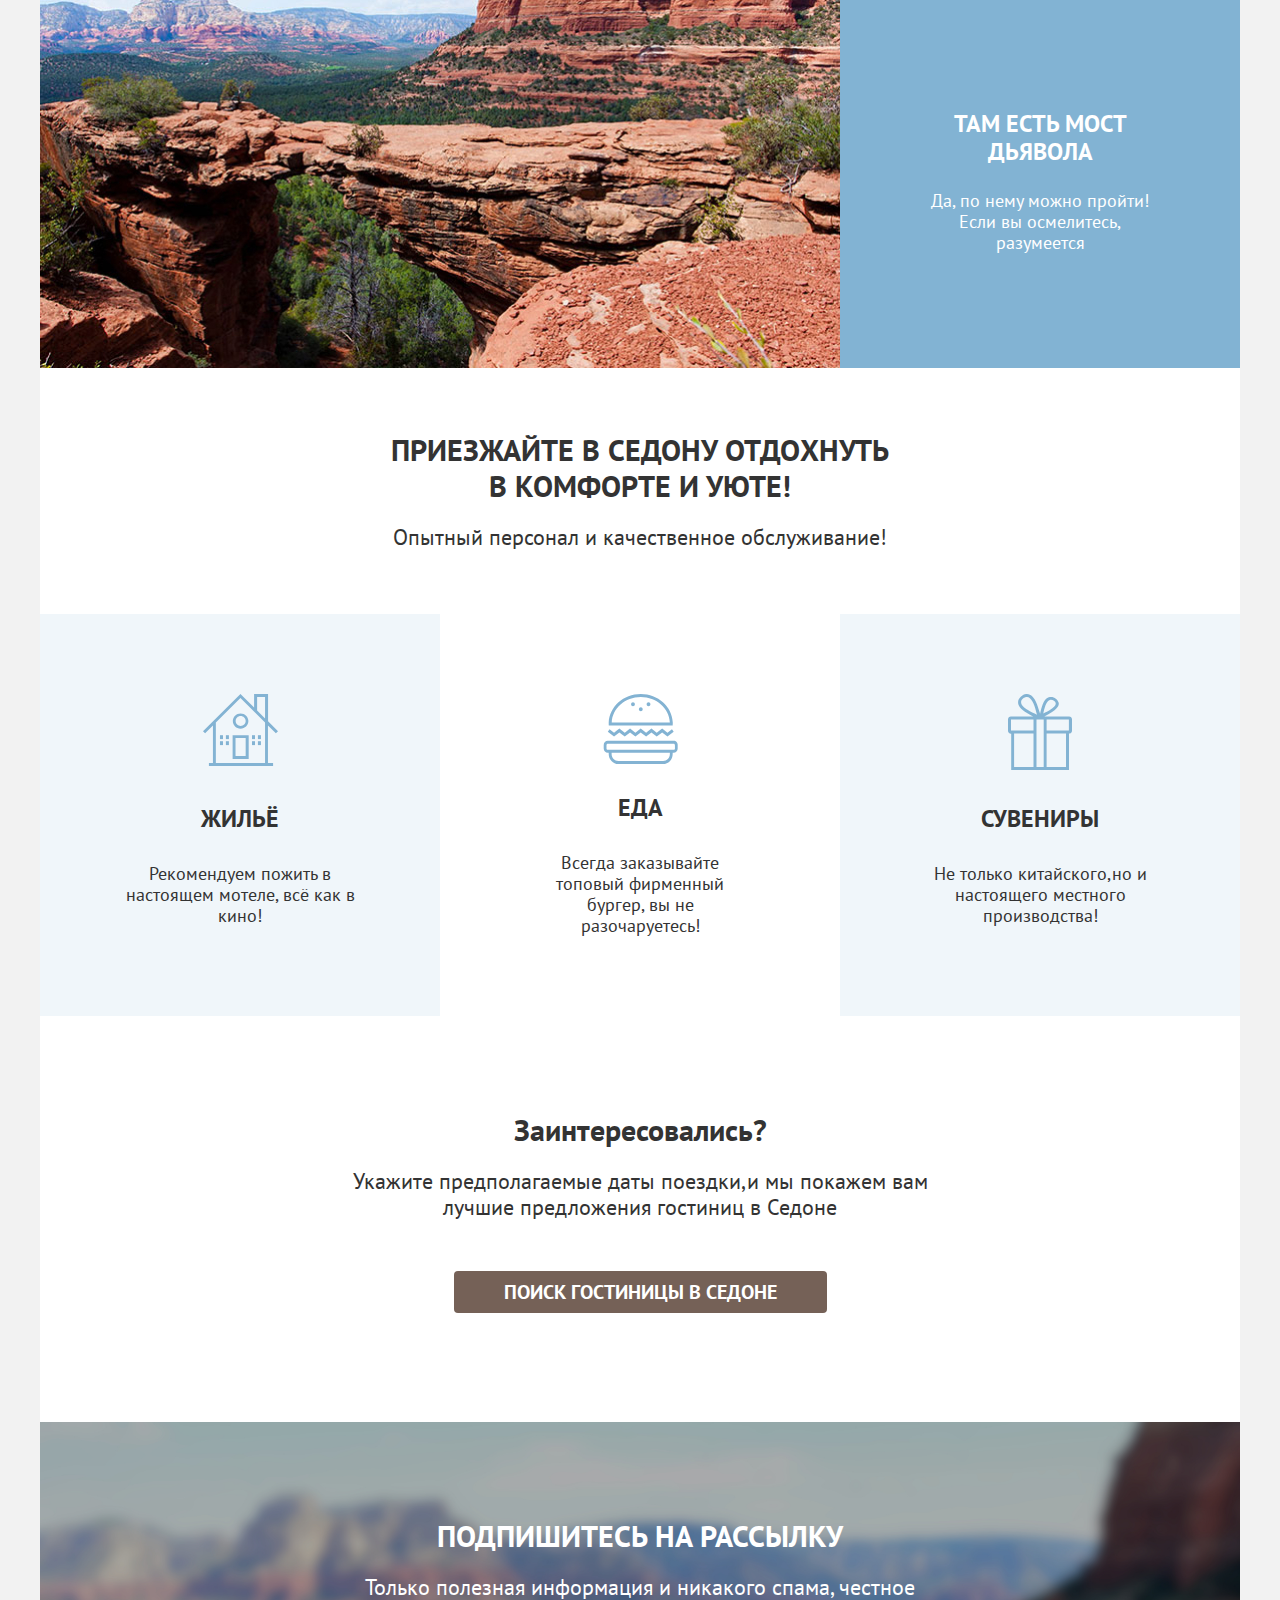
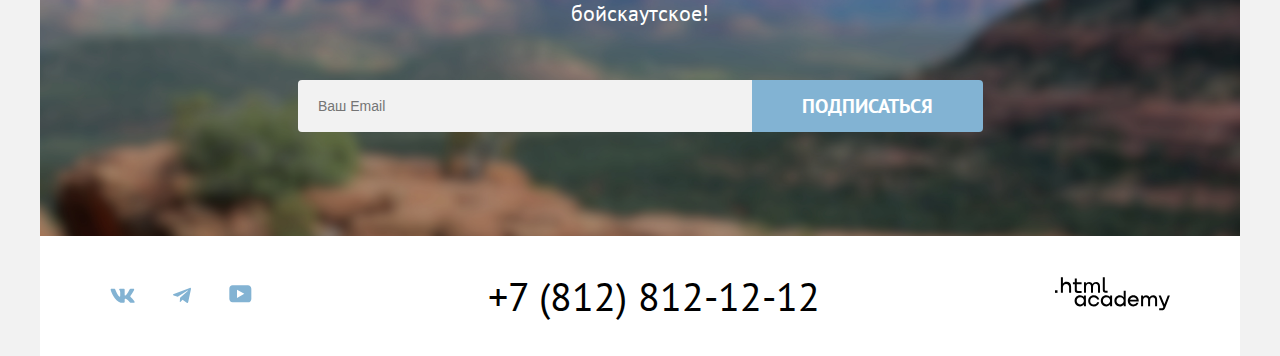
<file: 5/index.html>
<!DOCTYPE html>
<html lang="ru">
  <head>
    <meta charset="utf-8">
    <title>HTML Academy: Седона</title>
    <link rel="stylesheet" href="styles/styles.css">
    <base href="https://htmlacademy-htmlcss.github.io/2368321-sedona-37/5/">
</head>
  <body>
    <header class="page-header">
      <nav class="navigation">
        <a class="logo" href="index.html"> <img src="images/logo.svg" width="140" height="70"; alt="Логотип компании."></a>
        <ul class="navigation-list">
          <li class="navigation-item">
            <a class="navigation-link navigation-active" href="index.html">Главная</a>
          </li>
          <li class="navigation-item">
            <a class="navigation-link" href="#">О Седоне</a>
          </li>
          <li class="navigation-item">
            <a class="navigation-link navigation-active" href="catalog.html">Гостиницы</a>
          </li>
        </ul>
        <ul class="navigation-user">
          <li class="navigation-item">
            <a class="navigation-link navigation-search" href="#"> <span class="visually-hidden">Поиск</span></a>
          </li>
          <li class="navigation-item">
            <a class="navigation-link like" href="#"><span class="visually-hidden">Нравится</span></a>
          </li>
          <li class="navigation-item">
            <button class="navigation-item-button" type="button" >Хочу сюда!</button>
          </li>
        </ul>
      </nav>
    </header>
    <main class="main-container main-page">
      <div class="page-container">
      <div class="main-image"><h1 class="visually-hidden">Главная страница о городе Седонне</h1>
      <img class="main-logo" src="images/welcome-title.svg" width="458" height="352" alt="Welcome to the gorgeous Sedona, because the Grand Canyon sucks!">
      </div>
      <section class="advantages">
        <h2 class="advantages-title">Седона — небольшой городок в Аризоне,<br>заслуживающий большего!</h2>
        <p class="advantages-text"> Рассмотрим причины, по которым Седона круче, чем Гранд-Каньон!</p>
        <ul class="advantages-list">
          <li class="advantages-item">
            <div class="advantages-wrapper">
            <h3 class="advantages-item-title">Настоящий городок</h3>
            <p class="advantages-item-text">Седона — не аттракцион для туристов, там течёт своя жизнь</p>
            </div>
            <img class="advantages-image" src="images/advantages-home.jpg" width="800" height="385" alt="Фото улицы в городе Седона.">
          </li>

          <li class="advantages-item">
            <h3 class="advantages-item-title">Небольшая
              площадь</h3>
              <p class="advantages-item-text">Все достопримечательности находятся очень близко</p>
          </li>
          <li class="advantages-item color">
            <h3 class="advantages-item-title">Красивая
              дорога</h3>
              <p class="advantages-item-text">Ехать в Седону из Лас-Вегаса совсем не скучно!</p>
          </li>
          <li class="advantages-item">
            <h3 class="advantages-item-title">Мало
              туристов</h3>
              <p class="advantages-item-text">Большинство едет в Гранд Каньон и толпится там</p>
          </li>

          <li class="advantages-item advantages-bridge">
            <div class="advantages-wrapper">
            <h3 class="subtitle advantages-item-title">Там есть
              мост дьявола</h3>
            <p class="advantages-item-text">Да, по нему можно пройти! Если вы осмелитесь, разумеется</p>
            </div>
            <img class="advantages-image" src="images/advantages-mountains.jpg" width="800" height="385" alt="Мост дьявола в Седоне.">
          </li>

        </ul>
      </section>
      <section class="service">
        <div class="service-container">
        <h2 class="service-title">Приезжайте в Седону отдохнуть <br>в комфорте и уюте!</h2>
        <p class="service-title-text">Опытный персонал и качественное обслуживание!</p>
        </div>
        <ul class="service-list">
          <li class="service-item service-housing">
            <h3 class="service-item-title">Жильё</h3>
            <p class="service-text">Рекомендуем пожить в настоящем мотеле, всё как в кино!</p>
          </li>
          <li class="service-item service-food">
            <h3 class="service-item-title">Еда</h3>
            <p class="service-text">Всегда заказывайте топовый фирменный бургер, вы не разочаруетесь!</p>
          </li>
          <li class="service-item service-souvenir">
            <h3 class="service-item-title">Сувениры</h3>
            <p class="service-text">Не только китайского,но и настоящего местного производства!</p>
          </li>
        </ul>
      </section>
      <section class="interested">
        <h2 class="interested-title">Заинтересовались?</h2>
        <p class="interested-text">Укажите предполагаемые даты поездки,и мы покажем вам лучшие предложения гостиниц в Седоне</p>
        <a class="interested-button" href="#">Поиск гостиницы в седоне</a>
      </section>
      <section class="subscribe">
        <h2 class="subscribe-title">Подпишитесь на рассылку</h2>
        <p class="subscribe-text">Только полезная информация и никакого спама, честное бойскаутское!</p>
        <form class="subscribe-form"action="https://echo.htmlacademy.ru/courses" method="get">
          <label>
            <input class="subscribe-fielder" type="Email" name="email-fielder" placeholder="Ваш Email">
          </label>
          <button class="subscribe-button" type="submit">Подписаться</button>
        </form>

      </section>
      </div>
    </main>
    <footer class="main-footer">
      <div class="footer-social">
      <ul class="social-list">
        <li class="social-item">
            <a class="social-link" href="#">
              <svg width="25" height="15" viewBox="0 0 25 15" fill="none" xmlns="http://www.w3.org/2000/svg" role="img" aria-label="Мы Вконтакте">
                <path fill-rule="evenodd" clip-rule="evenodd" d="M24.1164 1.80445C24.2824 1.25845 24.1164 0.856445 23.3214 0.856445H20.6964C20.0284 0.856445 19.7204 1.20345 19.5534 1.58645C19.5534 1.58645 18.2184 4.78245 16.3274 6.85845C15.7154 7.46045 15.4374 7.65145 15.1034 7.65145C14.9364 7.65145 14.6854 7.46045 14.6854 6.91345V1.80445C14.6854 1.14845 14.5014 0.856445 13.9454 0.856445H9.81738C9.40038 0.856445 9.14938 1.16045 9.14938 1.44945C9.14938 2.07045 10.0954 2.21445 10.1924 3.96245V7.76045C10.1924 8.59345 10.0394 8.74444 9.70538 8.74444C8.81538 8.74444 6.65038 5.53345 5.36538 1.85945C5.11638 1.14445 4.86438 0.856445 4.19338 0.856445H1.56638C0.816382 0.856445 0.666382 1.20345 0.666382 1.58645C0.666382 2.26845 1.55638 5.65645 4.81138 10.1374C6.98138 13.1974 10.0364 14.8564 12.8194 14.8564C14.4884 14.8564 14.6944 14.4884 14.6944 13.8534V11.5404C14.6944 10.8034 14.8524 10.6564 15.3814 10.6564C15.7714 10.6564 16.4384 10.8484 17.9964 12.3234C19.7764 14.0724 20.0694 14.8564 21.0714 14.8564H23.6964C24.4464 14.8564 24.8224 14.4884 24.6064 13.7604C24.3684 13.0364 23.5184 11.9854 22.3914 10.7384C21.7794 10.0284 20.8614 9.26345 20.5824 8.88045C20.1934 8.38945 20.3044 8.17044 20.5824 7.73345C20.5824 7.73345 23.7824 3.30745 24.1154 1.80445H24.1164Z" fill="#83B3D3"/>
                </svg>
            </a>
        </li>
        <li class="social-item">
          <a class="social-link" href="#">
            <svg width="18" height="16" viewBox="0 0 18 16" fill="none" xmlns="http://www.w3.org/2000/svg" role="img" aria-label="Мы в Телеграме">
              <path d="M16.785 0.955705L0.840489 7.1042C-0.247661 7.54126 -0.241365 8.14828 0.640845 8.41897L4.73445 9.69597L14.2058 3.72014C14.6537 3.44766 15.0629 3.59424 14.7265 3.89281L7.05283 10.8183H7.05103L7.05283 10.8192L6.77045 15.0387C7.18413 15.0387 7.36669 14.8489 7.59871 14.625L9.58705 12.6915L13.7229 15.7464C14.4855 16.1664 15.0332 15.9506 15.2229 15.0405L17.9379 2.2453C18.2158 1.13107 17.5126 0.626562 16.785 0.955705Z" fill="#83B3D3"/>
              </svg>
            </a>
        </li>
        <li class="social-item">
          <a class="social-link" href="#">
            <svg width="23" height="18" viewBox="0 0 23 18" fill="none" xmlns="http://www.w3.org/2000/svg" role="img" aria-label="Мы в Ютубе">
              <path d="M18.9402 0.356445H3.50738C1.64668 0.356445 0.333252 1.9502 0.333252 3.75645V13.8502C0.333252 15.7627 1.64668 17.3564 3.50738 17.3564H19.1591C20.8009 17.3564 22.3333 15.7627 22.3333 13.9564V3.75645C22.1143 1.9502 20.8009 0.356445 18.9402 0.356445ZM7.99494 12.8939V4.81894L15.3283 8.85645L7.99494 12.8939Z" fill="#83B3D3"/>
              </svg>
            </a>
        </li>
    </ul>
<a class="phone" href="tel:+78128121212">+7 (812) 812-12-12</a>
<a class="Academy" href="#"><svg width="115" height="34" viewBox="0 0 115 34" fill="none" xmlns="http://www.w3.org/2000/svg" role="img" aria-label="Сайт HTML Academy">
  <path d="M0 13.2564V15.8564H2.5V13.2564H0Z" fill="black"/>
  <path d="M11.6 4.85645C10 4.85645 8.8 5.55645 8 6.55645H7.9V0.356445H5.9V15.8564H7.9V10.5564C7.9 8.45645 9.2 6.95645 11.2 6.95645C13 6.95645 14.1 8.35645 14.1 10.1564V15.8564H16.1V9.75644C16.2 6.75644 14.3 4.85645 11.6 4.85645Z" fill="black"/>
  <path d="M26.6 5.15645H21.8V1.45645H19.8V5.25645H17.9V7.25645H19.8V13.2564C19.8 14.9564 20.8 15.9564 22.5 15.9564H26.6V13.9564H22.9C22.2 13.9564 21.8 13.5564 21.8 12.8564V7.15645H26.6V5.15645Z" fill="black"/>
  <path d="M41.1 4.95645C39.5 4.95645 38.2 5.75644 37.6 7.05645H37.5C36.9 5.85645 35.7 4.95645 34.1 4.95645C32.7 4.95645 31.6 5.75645 31 6.75645H30.9V5.15645H29V15.7564H31V10.3564C31 8.35645 32 6.85645 33.6 6.85645C35.1 6.85645 36 7.85645 36 9.45645V15.7564H38V10.1564C38 7.75645 39.4 6.85645 40.6 6.85645C42.1 6.85645 43 7.85645 43 9.45645V15.7564H45V9.25644C45.1 6.75644 43.6 4.95645 41.1 4.95645Z" fill="black"/>
  <path d="M47.8 13.0564C47.8 14.7564 48.8 15.7564 50.6 15.7564H52.6V13.7564H50.9C50.2 13.7564 49.8 13.3564 49.8 12.6564V0.356445H47.8V13.0564Z" fill="black"/>
  <path d="M28.9 20.0564C28 18.9564 26.7 18.2564 25 18.2564C21.9 18.2564 19.6 20.5564 19.6 23.8564C19.6 27.1564 21.9 29.4564 25 29.4564C26.8 29.4564 28 28.6564 28.8 27.5564H28.9V29.1564H30.9V18.5564H28.9V20.0564ZM25.3 27.4564C23.1 27.4564 21.7 25.8564 21.7 23.8564C21.7 21.8564 23.1 20.2564 25.3 20.2564C27.5 20.2564 28.9 21.8564 28.9 23.8564C28.9 25.7564 27.5 27.4564 25.3 27.4564Z" fill="black"/>
  <path d="M44.2 22.3564C43.7 19.9564 41.6 18.2564 38.8 18.2564C35.4 18.2564 33.2 20.7564 33.2 23.8564C33.2 26.9564 35.4 29.4564 38.8 29.4564C41.6 29.4564 43.7 27.6564 44.2 25.2564H42.1C41.7 26.5564 40.4 27.5564 38.8 27.5564C36.6 27.5564 35.2 25.9564 35.2 23.9564C35.2 21.9564 36.6 20.3564 38.8 20.3564C40.4 20.3564 41.6 21.3564 42.1 22.5564H44.2V22.3564Z" fill="black"/>
  <path d="M55.1 20.0564C54.2 18.9564 52.9 18.2564 51.2 18.2564C48.1 18.2564 45.8 20.5564 45.8 23.8564C45.8 27.1564 48.1 29.4564 51.2 29.4564C53 29.4564 54.2 28.6564 55 27.5564H55.1V29.1564H57.1V18.5564H55.1V20.0564ZM51.5 27.4564C49.3 27.4564 47.9 25.8564 47.9 23.8564C47.9 21.8564 49.3 20.2564 51.5 20.2564C53.7 20.2564 55.1 21.8564 55.1 23.8564C55.1 25.7564 53.6 27.4564 51.5 27.4564Z" fill="black"/>
  <path d="M68.7 20.1564C67.8 19.0564 66.5 18.2564 64.8 18.2564C61.7 18.2564 59.4 20.5564 59.4 23.8564C59.4 27.1564 61.6 29.4564 64.8 29.4564C66.5 29.4564 67.8 28.6564 68.6 27.6564H68.7V29.1564H70.7V13.7564H68.7V20.1564ZM65.1 27.4564C62.9 27.4564 61.5 25.8564 61.5 23.8564C61.5 21.8564 62.9 20.2564 65.1 20.2564C67.3 20.2564 68.7 21.8564 68.7 23.8564C68.6 25.8564 67.2 27.4564 65.1 27.4564Z" fill="black"/>
  <path d="M78.3 18.2564C75 18.2564 72.8 20.7564 72.8 23.8564C72.8 26.8564 74.9 29.4564 78.3 29.4564C80.8 29.4564 82.8 28.1564 83.5 25.8564H81.4C80.9 26.8564 79.8 27.4564 78.4 27.4564C76.5 27.4564 75.1 26.1564 75 24.5564H83.8C84 20.9564 81.8 18.2564 78.3 18.2564ZM78.3 20.1564C80 20.1564 81.3 21.1564 81.6 22.7564H75.1C75.4 21.2564 76.6 20.1564 78.3 20.1564Z" fill="black"/>
  <path d="M98.2 18.2564C96.6 18.2564 95.3 19.0564 94.6 20.2564H94.5C93.9 19.0564 92.7 18.2564 91.1 18.2564C89.7 18.2564 88.6 18.9564 88 20.0564V18.5564H86.1V29.1564H88.1V23.7564C88.1 21.7564 89.1 20.3564 90.7 20.2564C92.2 20.2564 93.1 21.2564 93.1 22.8564V29.1564H95.1V23.5564C95.1 21.1564 96.5 20.2564 97.7 20.2564C99.2 20.2564 100.1 21.2564 100.1 22.8564V29.1564H102.1V22.6564C102.2 20.0564 100.7 18.2564 98.2 18.2564Z" fill="black"/>
  <path d="M109.4 27.3564L105.8 18.4564H103.6L108.4 30.0564C108.1 30.9564 107.7 31.2564 106.7 31.2564H104.2V33.2564H106.7C108.5 33.2564 109.5 32.4564 110.2 30.6564L114.9 18.4564H112.8L109.4 27.3564Z" fill="black"/>
  </svg></a>
      </div>
    </footer>

  </body>
</html>
</file>
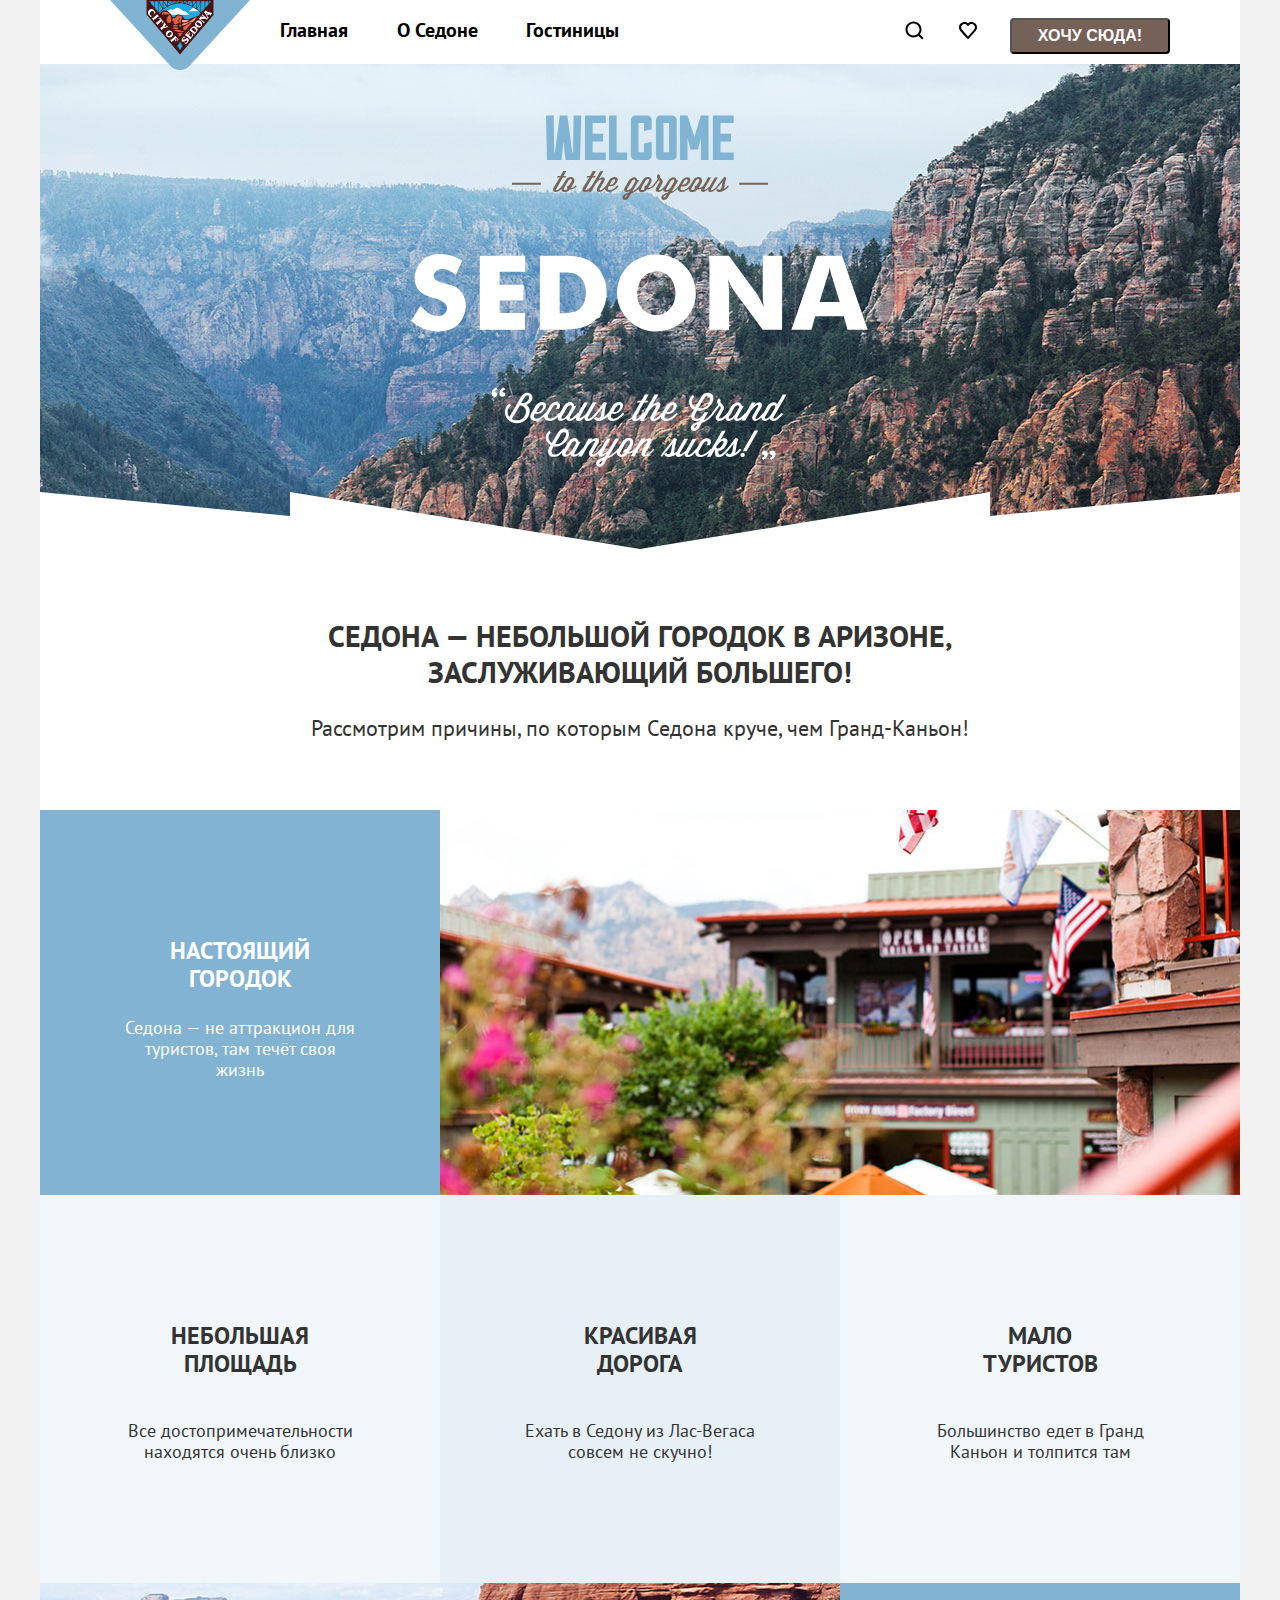
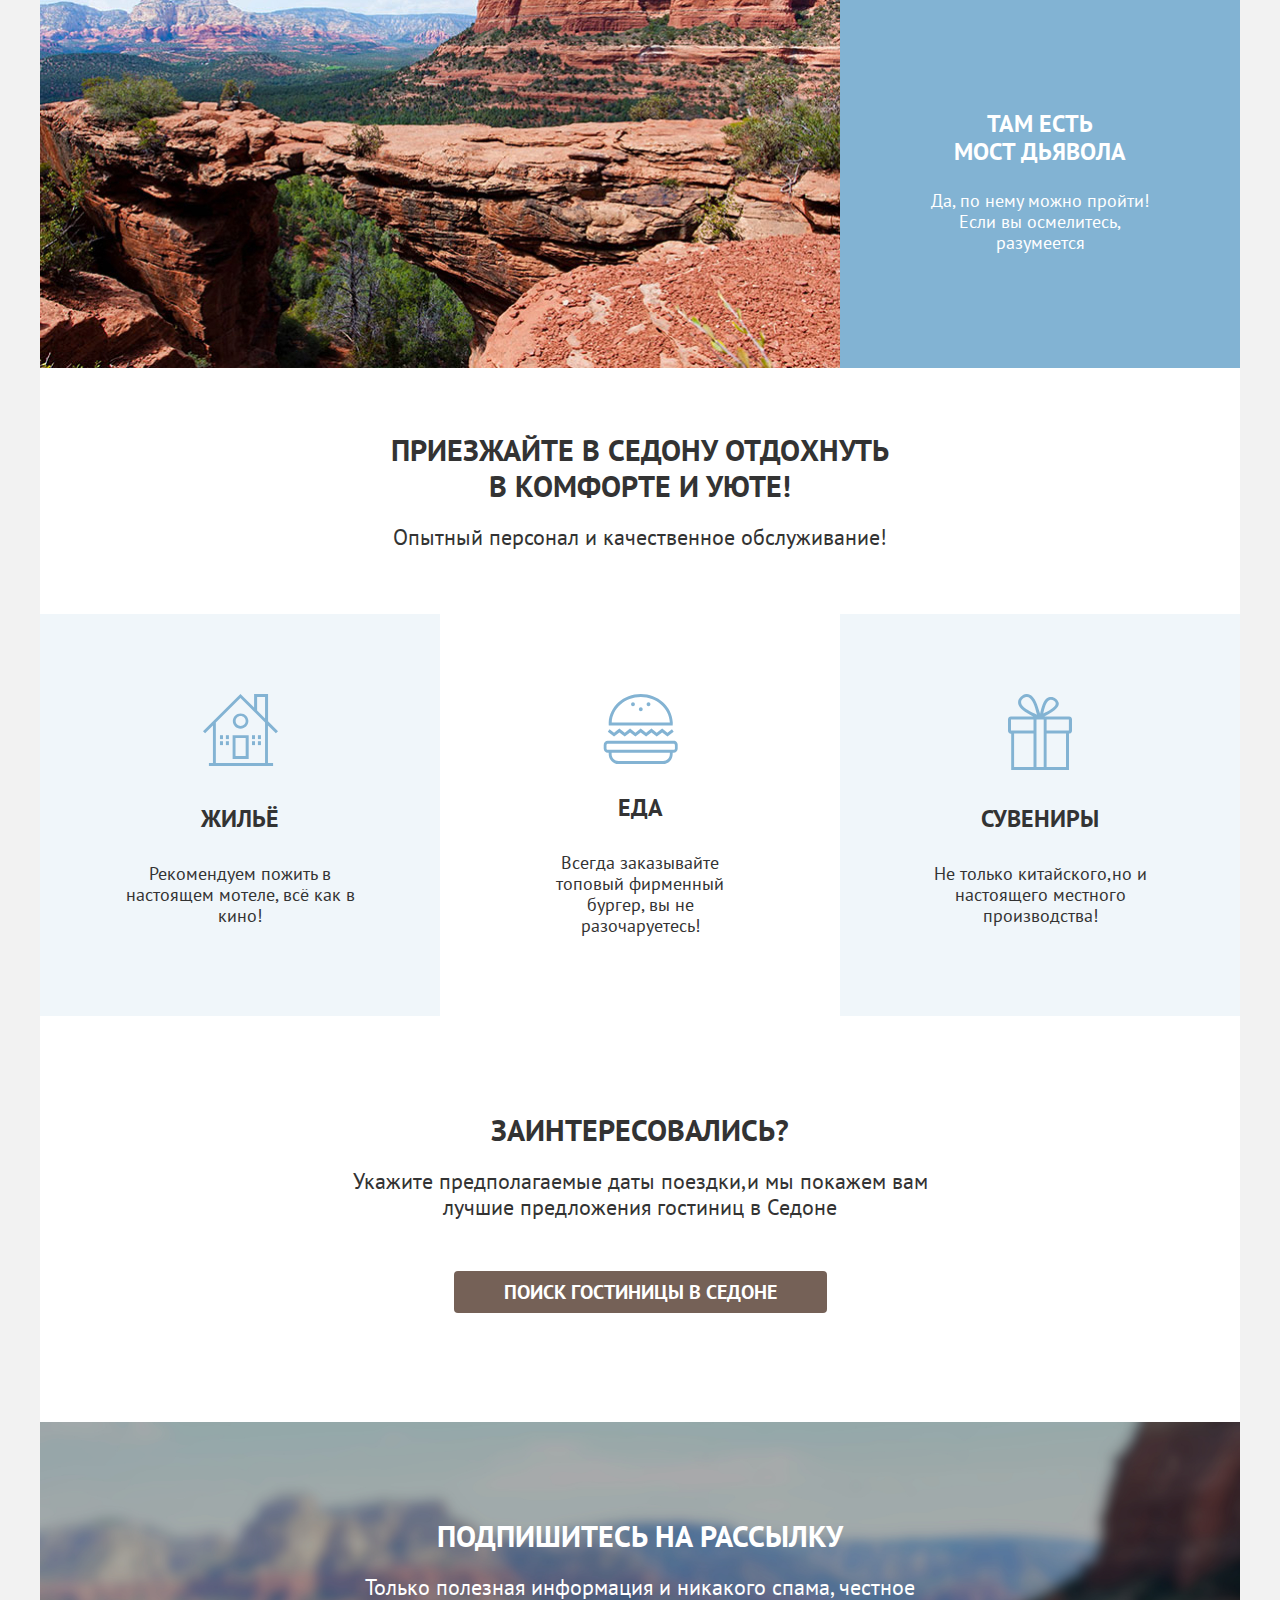
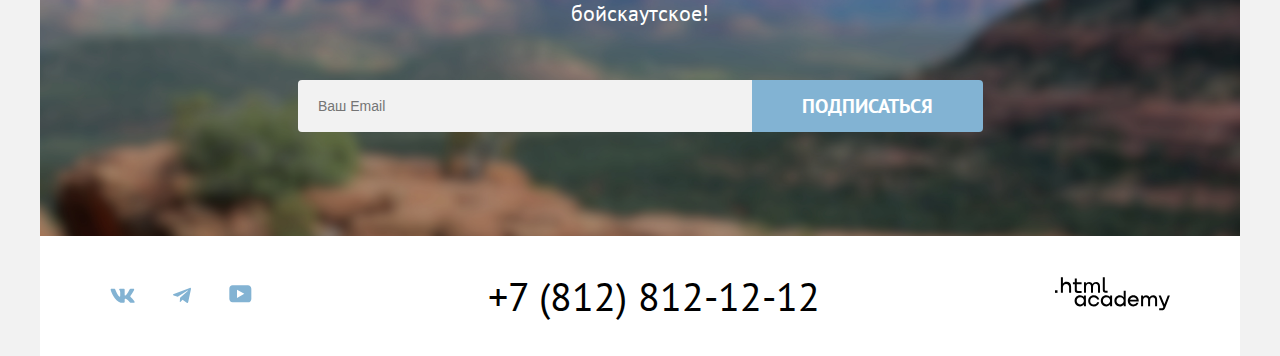
<file: 6/index.html>
<!DOCTYPE html>
<html lang="ru">
  <head>
    <meta charset="utf-8">
    <title>HTML Academy: Седона</title>
    <link rel="stylesheet" href="styles/styles.css">
    <base href="https://htmlacademy-htmlcss.github.io/2368321-sedona-37/6/">
</head>
  <body>
    <header class="page-header">
      <nav class="navigation">
        <a class="logo" href="index.html"> <img src="images/logo.svg" width="140" height="70" alt="Логотип компании."></a>
        <ul class="navigation-list">
          <li class="navigation-item">
            <a class="navigation-link navigation-active" href="index.html">Главная</a>
          </li>
          <li class="navigation-item">
            <a class="navigation-link" href="#">О Седоне</a>
          </li>
          <li class="navigation-item">
            <a class="navigation-link navigation-active" href="catalog.html">Гостиницы</a>
          </li>
        </ul>
        <ul class="navigation-user">
          <li class="navigation-item">
            <a class="navigation-link navigation-search" href="#"> <span class="visually-hidden">Поиск</span></a>
          </li>
          <li class="navigation-item">
            <a class="navigation-link like" href="#"><span class="visually-hidden">Нравится</span></a>
          </li>
          <li class="navigation-item">
            <button class="navigation-item-button" type="button" >Хочу сюда!</button>
          </li>
        </ul>
      </nav>
    </header>
    <main class="main-container main-page">
      <div class="page-container">
      <div class="main-image"><h1 class="visually-hidden">Главная страница о городе Седонне</h1>
      <img class="main-logo" src="images/welcome-title.svg" width="458" height="352" alt="Welcome to the gorgeous Sedona, because the Grand Canyon sucks!">
      </div>
      <section class="advantages">
        <h2 class="advantages-title">Седона — небольшой городок в Аризоне,<br>заслуживающий большего!</h2>
        <p class="advantages-text"> Рассмотрим причины, по которым Седона круче, чем Гранд-Каньон!</p>
        <ul class="advantages-list">
          <li class="advantages-item">
            <div class="advantages-wrapper">
            <h3 class="advantages-item-title">Настоящий городок</h3>
            <p class="advantages-item-text">Седона — не аттракцион для туристов, там течёт своя жизнь</p>
            </div>
            <img class="advantages-image" src="images/advantages-home.jpg" width="800" height="385" alt="Фото улицы в городе Седона.">
          </li>

          <li class="advantages-item">
            <h3 class="advantages-item-title">Небольшая
              площадь</h3>
              <p class="advantages-item-text">Все достопримечательности находятся очень близко</p>
          </li>
          <li class="advantages-item color">
            <h3 class="advantages-item-title">Красивая<br>
              дорога</h3>
              <p class="advantages-item-text">Ехать в Седону из Лас-Вегаса совсем не скучно!</p>
          </li>
          <li class="advantages-item">
            <h3 class="advantages-item-title">Мало<br>
              туристов</h3>
              <p class="advantages-item-text">Большинство едет в Гранд Каньон и толпится там</p>
          </li>

          <li class="advantages-item advantages-bridge">
            <div class="advantages-wrapper">
            <h3 class="subtitle advantages-item-title">Там есть<br>
              мост дьявола</h3>
            <p class="advantages-item-text">Да, по нему можно пройти! Если вы осмелитесь, разумеется</p>
            </div>
            <img class="advantages-image" src="images/advantages-mountains.jpg" width="800" height="385" alt="Мост дьявола в Седоне.">
          </li>

        </ul>
      </section>
      <section class="service">
        <div class="service-container">
        <h2 class="service-title">Приезжайте в Седону отдохнуть <br>в комфорте и уюте!</h2>
        <p class="service-title-text">Опытный персонал и качественное обслуживание!</p>
        </div>
        <ul class="service-list">
          <li class="service-item service-housing">
            <h3 class="service-item-title">Жильё</h3>
            <p class="service-text">Рекомендуем пожить в настоящем мотеле, всё как в кино!</p>
          </li>
          <li class="service-item service-food">
            <h3 class="service-item-title">Еда</h3>
            <p class="service-text">Всегда заказывайте топовый фирменный бургер, вы не разочаруетесь!</p>
          </li>
          <li class="service-item service-souvenir">
            <h3 class="service-item-title">Сувениры</h3>
            <p class="service-text">Не только китайского,но и настоящего местного производства!</p>
          </li>
        </ul>
      </section>
      <section class="interested">
        <h2 class="interested-title">Заинтересовались?</h2>
        <p class="interested-text">Укажите предполагаемые даты поездки,и мы покажем вам лучшие предложения гостиниц в Седоне</p>
        <a class="interested-button" href="#">Поиск гостиницы в седоне</a>
      </section>
      <section class="subscribe">
        <h2 class="subscribe-title">Подпишитесь на рассылку</h2>
        <p class="subscribe-text">Только полезная информация и никакого спама, честное бойскаутское!</p>
        <form class="subscribe-form"action="https://echo.htmlacademy.ru/courses" method="get">
          <label>
            <input class="subscribe-fielder" type="Email" name="email-fielder" placeholder="Ваш Email">
          </label>
          <button class="subscribe-button" type="submit">Подписаться</button>
        </form>

      </section>
      </div>
    </main>
    <footer class="main-footer">
      <div class="footer-social">
      <ul class="social-list">
        <li class="social-item">
            <a class="social-link" href="#">
              <svg width="25" height="15" viewBox="0 0 25 15" fill="none" xmlns="http://www.w3.org/2000/svg" role="img" aria-label="Мы Вконтакте">
                <path fill-rule="evenodd" clip-rule="evenodd" d="M24.1164 1.80445C24.2824 1.25845 24.1164 0.856445 23.3214 0.856445H20.6964C20.0284 0.856445 19.7204 1.20345 19.5534 1.58645C19.5534 1.58645 18.2184 4.78245 16.3274 6.85845C15.7154 7.46045 15.4374 7.65145 15.1034 7.65145C14.9364 7.65145 14.6854 7.46045 14.6854 6.91345V1.80445C14.6854 1.14845 14.5014 0.856445 13.9454 0.856445H9.81738C9.40038 0.856445 9.14938 1.16045 9.14938 1.44945C9.14938 2.07045 10.0954 2.21445 10.1924 3.96245V7.76045C10.1924 8.59345 10.0394 8.74444 9.70538 8.74444C8.81538 8.74444 6.65038 5.53345 5.36538 1.85945C5.11638 1.14445 4.86438 0.856445 4.19338 0.856445H1.56638C0.816382 0.856445 0.666382 1.20345 0.666382 1.58645C0.666382 2.26845 1.55638 5.65645 4.81138 10.1374C6.98138 13.1974 10.0364 14.8564 12.8194 14.8564C14.4884 14.8564 14.6944 14.4884 14.6944 13.8534V11.5404C14.6944 10.8034 14.8524 10.6564 15.3814 10.6564C15.7714 10.6564 16.4384 10.8484 17.9964 12.3234C19.7764 14.0724 20.0694 14.8564 21.0714 14.8564H23.6964C24.4464 14.8564 24.8224 14.4884 24.6064 13.7604C24.3684 13.0364 23.5184 11.9854 22.3914 10.7384C21.7794 10.0284 20.8614 9.26345 20.5824 8.88045C20.1934 8.38945 20.3044 8.17044 20.5824 7.73345C20.5824 7.73345 23.7824 3.30745 24.1154 1.80445H24.1164Z" fill="#83B3D3"/>
                </svg>
            </a>
        </li>
        <li class="social-item">
          <a class="social-link" href="#">
            <svg width="18" height="16" viewBox="0 0 18 16" fill="none" xmlns="http://www.w3.org/2000/svg" role="img" aria-label="Мы в Телеграме">
              <path d="M16.785 0.955705L0.840489 7.1042C-0.247661 7.54126 -0.241365 8.14828 0.640845 8.41897L4.73445 9.69597L14.2058 3.72014C14.6537 3.44766 15.0629 3.59424 14.7265 3.89281L7.05283 10.8183H7.05103L7.05283 10.8192L6.77045 15.0387C7.18413 15.0387 7.36669 14.8489 7.59871 14.625L9.58705 12.6915L13.7229 15.7464C14.4855 16.1664 15.0332 15.9506 15.2229 15.0405L17.9379 2.2453C18.2158 1.13107 17.5126 0.626562 16.785 0.955705Z" fill="#83B3D3"/>
              </svg>
            </a>
        </li>
        <li class="social-item">
          <a class="social-link" href="#">
            <svg width="23" height="18" viewBox="0 0 23 18" fill="none" xmlns="http://www.w3.org/2000/svg" role="img" aria-label="Мы в Ютубе">
              <path d="M18.9402 0.356445H3.50738C1.64668 0.356445 0.333252 1.9502 0.333252 3.75645V13.8502C0.333252 15.7627 1.64668 17.3564 3.50738 17.3564H19.1591C20.8009 17.3564 22.3333 15.7627 22.3333 13.9564V3.75645C22.1143 1.9502 20.8009 0.356445 18.9402 0.356445ZM7.99494 12.8939V4.81894L15.3283 8.85645L7.99494 12.8939Z" fill="#83B3D3"/>
              </svg>
            </a>
        </li>
    </ul>
<a class="phone" href="tel:+78128121212">+7 (812) 812-12-12</a>
<a class="Academy" href="#"><svg width="115" height="34" viewBox="0 0 115 34" fill="none" xmlns="http://www.w3.org/2000/svg" role="img" aria-label="Сайт HTML Academy">
  <path d="M0 13.2564V15.8564H2.5V13.2564H0Z" fill="black"/>
  <path d="M11.6 4.85645C10 4.85645 8.8 5.55645 8 6.55645H7.9V0.356445H5.9V15.8564H7.9V10.5564C7.9 8.45645 9.2 6.95645 11.2 6.95645C13 6.95645 14.1 8.35645 14.1 10.1564V15.8564H16.1V9.75644C16.2 6.75644 14.3 4.85645 11.6 4.85645Z" fill="black"/>
  <path d="M26.6 5.15645H21.8V1.45645H19.8V5.25645H17.9V7.25645H19.8V13.2564C19.8 14.9564 20.8 15.9564 22.5 15.9564H26.6V13.9564H22.9C22.2 13.9564 21.8 13.5564 21.8 12.8564V7.15645H26.6V5.15645Z" fill="black"/>
  <path d="M41.1 4.95645C39.5 4.95645 38.2 5.75644 37.6 7.05645H37.5C36.9 5.85645 35.7 4.95645 34.1 4.95645C32.7 4.95645 31.6 5.75645 31 6.75645H30.9V5.15645H29V15.7564H31V10.3564C31 8.35645 32 6.85645 33.6 6.85645C35.1 6.85645 36 7.85645 36 9.45645V15.7564H38V10.1564C38 7.75645 39.4 6.85645 40.6 6.85645C42.1 6.85645 43 7.85645 43 9.45645V15.7564H45V9.25644C45.1 6.75644 43.6 4.95645 41.1 4.95645Z" fill="black"/>
  <path d="M47.8 13.0564C47.8 14.7564 48.8 15.7564 50.6 15.7564H52.6V13.7564H50.9C50.2 13.7564 49.8 13.3564 49.8 12.6564V0.356445H47.8V13.0564Z" fill="black"/>
  <path d="M28.9 20.0564C28 18.9564 26.7 18.2564 25 18.2564C21.9 18.2564 19.6 20.5564 19.6 23.8564C19.6 27.1564 21.9 29.4564 25 29.4564C26.8 29.4564 28 28.6564 28.8 27.5564H28.9V29.1564H30.9V18.5564H28.9V20.0564ZM25.3 27.4564C23.1 27.4564 21.7 25.8564 21.7 23.8564C21.7 21.8564 23.1 20.2564 25.3 20.2564C27.5 20.2564 28.9 21.8564 28.9 23.8564C28.9 25.7564 27.5 27.4564 25.3 27.4564Z" fill="black"/>
  <path d="M44.2 22.3564C43.7 19.9564 41.6 18.2564 38.8 18.2564C35.4 18.2564 33.2 20.7564 33.2 23.8564C33.2 26.9564 35.4 29.4564 38.8 29.4564C41.6 29.4564 43.7 27.6564 44.2 25.2564H42.1C41.7 26.5564 40.4 27.5564 38.8 27.5564C36.6 27.5564 35.2 25.9564 35.2 23.9564C35.2 21.9564 36.6 20.3564 38.8 20.3564C40.4 20.3564 41.6 21.3564 42.1 22.5564H44.2V22.3564Z" fill="black"/>
  <path d="M55.1 20.0564C54.2 18.9564 52.9 18.2564 51.2 18.2564C48.1 18.2564 45.8 20.5564 45.8 23.8564C45.8 27.1564 48.1 29.4564 51.2 29.4564C53 29.4564 54.2 28.6564 55 27.5564H55.1V29.1564H57.1V18.5564H55.1V20.0564ZM51.5 27.4564C49.3 27.4564 47.9 25.8564 47.9 23.8564C47.9 21.8564 49.3 20.2564 51.5 20.2564C53.7 20.2564 55.1 21.8564 55.1 23.8564C55.1 25.7564 53.6 27.4564 51.5 27.4564Z" fill="black"/>
  <path d="M68.7 20.1564C67.8 19.0564 66.5 18.2564 64.8 18.2564C61.7 18.2564 59.4 20.5564 59.4 23.8564C59.4 27.1564 61.6 29.4564 64.8 29.4564C66.5 29.4564 67.8 28.6564 68.6 27.6564H68.7V29.1564H70.7V13.7564H68.7V20.1564ZM65.1 27.4564C62.9 27.4564 61.5 25.8564 61.5 23.8564C61.5 21.8564 62.9 20.2564 65.1 20.2564C67.3 20.2564 68.7 21.8564 68.7 23.8564C68.6 25.8564 67.2 27.4564 65.1 27.4564Z" fill="black"/>
  <path d="M78.3 18.2564C75 18.2564 72.8 20.7564 72.8 23.8564C72.8 26.8564 74.9 29.4564 78.3 29.4564C80.8 29.4564 82.8 28.1564 83.5 25.8564H81.4C80.9 26.8564 79.8 27.4564 78.4 27.4564C76.5 27.4564 75.1 26.1564 75 24.5564H83.8C84 20.9564 81.8 18.2564 78.3 18.2564ZM78.3 20.1564C80 20.1564 81.3 21.1564 81.6 22.7564H75.1C75.4 21.2564 76.6 20.1564 78.3 20.1564Z" fill="black"/>
  <path d="M98.2 18.2564C96.6 18.2564 95.3 19.0564 94.6 20.2564H94.5C93.9 19.0564 92.7 18.2564 91.1 18.2564C89.7 18.2564 88.6 18.9564 88 20.0564V18.5564H86.1V29.1564H88.1V23.7564C88.1 21.7564 89.1 20.3564 90.7 20.2564C92.2 20.2564 93.1 21.2564 93.1 22.8564V29.1564H95.1V23.5564C95.1 21.1564 96.5 20.2564 97.7 20.2564C99.2 20.2564 100.1 21.2564 100.1 22.8564V29.1564H102.1V22.6564C102.2 20.0564 100.7 18.2564 98.2 18.2564Z" fill="black"/>
  <path d="M109.4 27.3564L105.8 18.4564H103.6L108.4 30.0564C108.1 30.9564 107.7 31.2564 106.7 31.2564H104.2V33.2564H106.7C108.5 33.2564 109.5 32.4564 110.2 30.6564L114.9 18.4564H112.8L109.4 27.3564Z" fill="black"/>
  </svg></a>
      </div>
    </footer>

  </body>
</html>
</file>
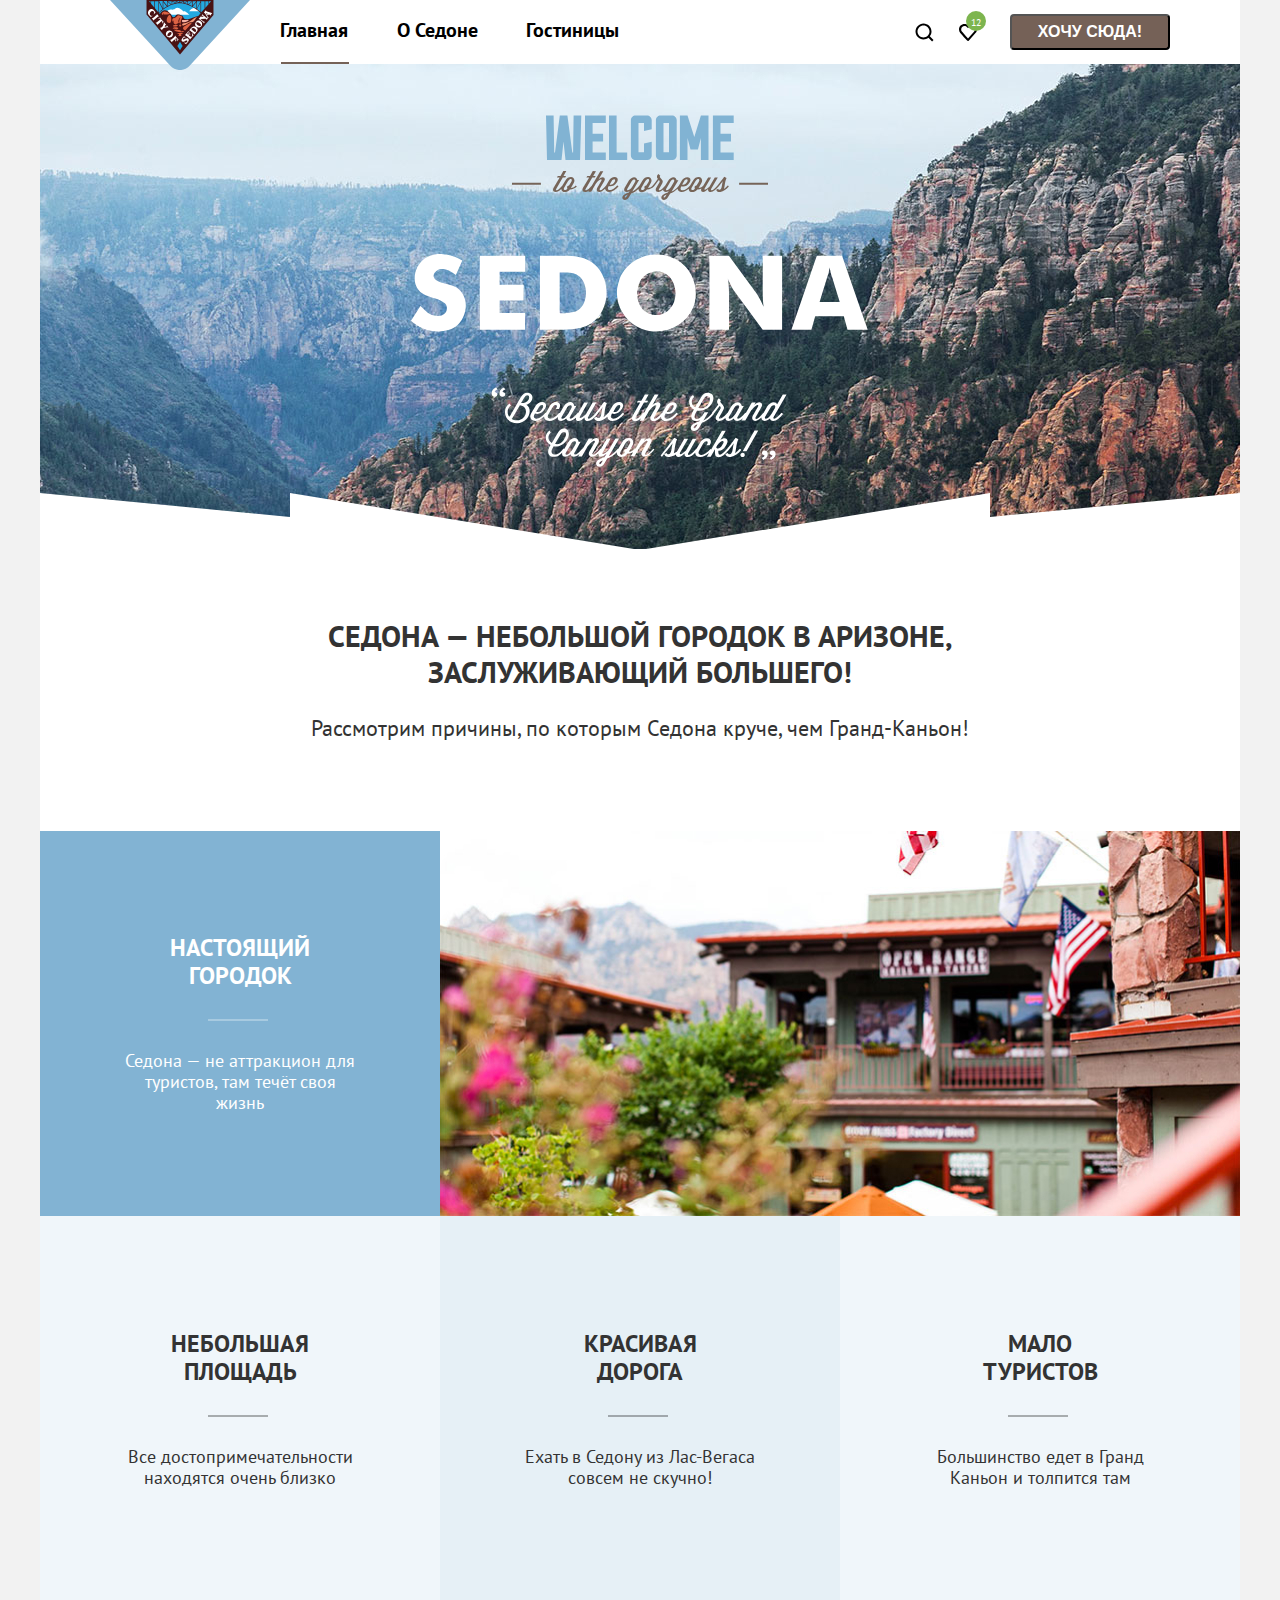
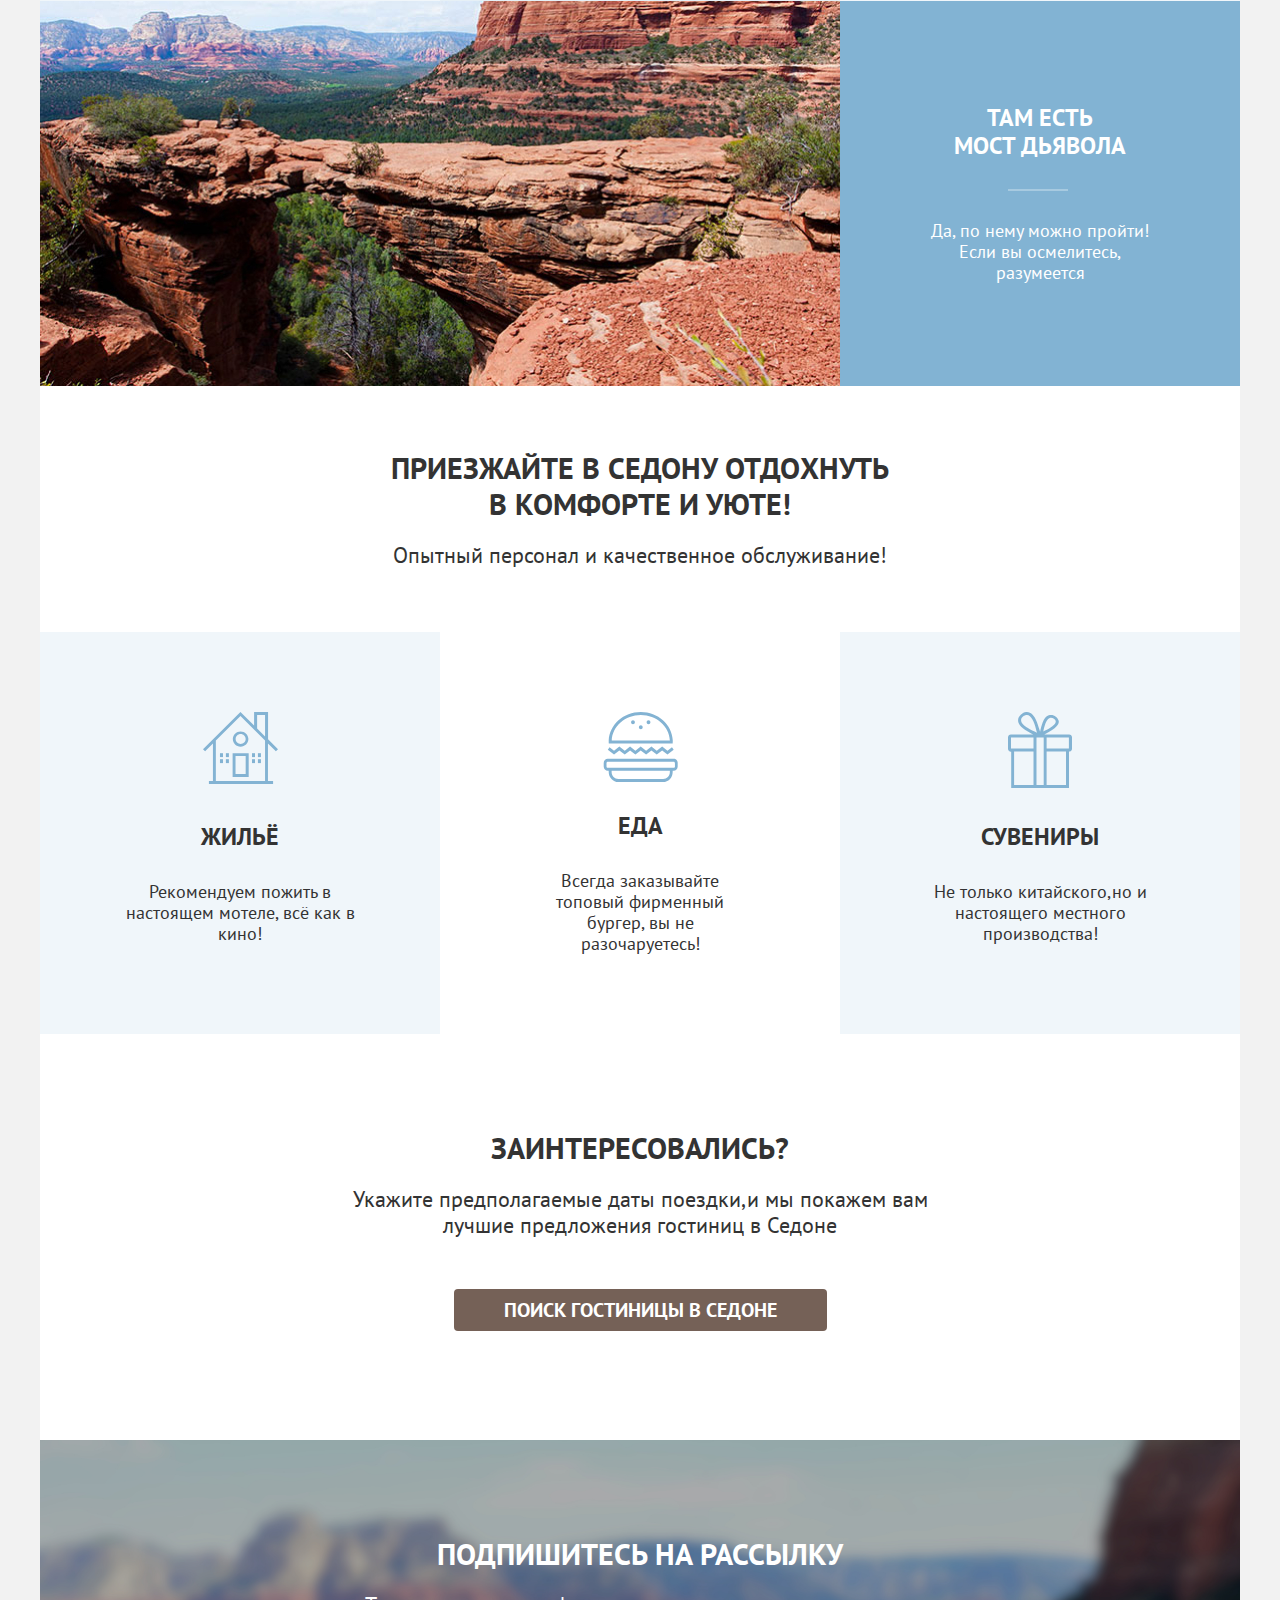
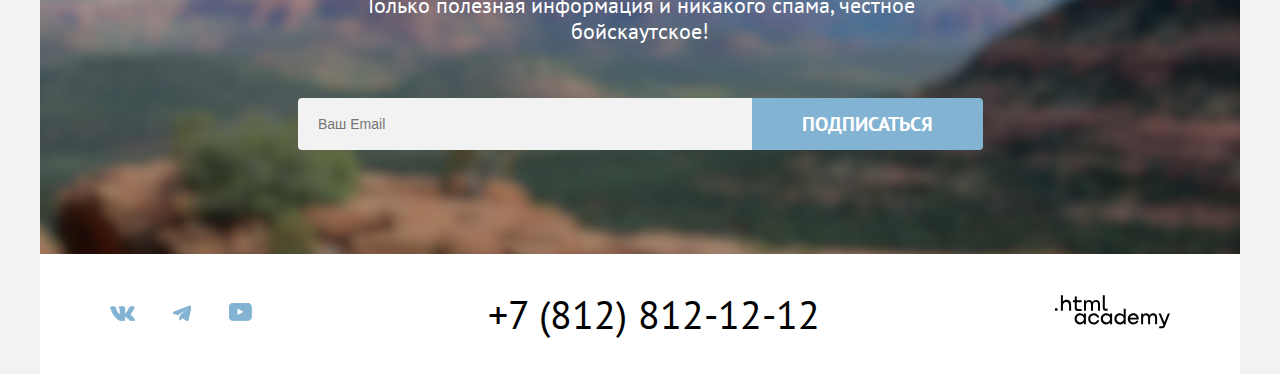
<file: 7/index.html>
<!DOCTYPE html>
<html lang="ru">
  <head>
    <meta charset="utf-8">
    <title>HTML Academy: Седона</title>
    <link rel="stylesheet" href="styles/styles.css">
    <base href="https://htmlacademy-htmlcss.github.io/2368321-sedona-37/7/">
</head>
  <body>
    <header class="page-header">
      <nav class="navigation">
        <a class="logo" href="index.html"> <img src="images/logo.svg" width="140" height="70" alt="Логотип компании."></a>
        <ul class="navigation-list">
          <li class="navigation-item">
            <a class="navigation-link navigation-active" href="index.html">Главная</a>
          </li>
          <li class="navigation-item">
            <a class="navigation-link" href="#">О Седоне</a>
          </li>
          <li class="navigation-item">
            <a class="navigation-link" href="catalog.html">Гостиницы</a>
          </li>
        </ul>
        <ul class="navigation-user">
          <li class="navigation-item">
            <a class="navigation-link navigation-search" href="#"> <span class="visually-hidden">Поиск</span></a>
          </li>
          <li class="navigation-item">
            <a class="navigation-link like" href="#">
              <span class="visually-hidden">Нравится</span>
              <span class="like-numbers">12</span>
            </a>
          </li>
          <li class="navigation-item">
            <button class="navigation-item-button" type="button" >Хочу сюда!</button>
          </li>
        </ul>
      </nav>
    </header>
    <main class="main-container main-page">
      <div class="page-container">
      <div class="main-image"><h1 class="visually-hidden">Главная страница о городе Седонне</h1>
      <img class="main-logo" src="images/welcome-title.svg" width="458" height="352" alt="Welcome to the gorgeous Sedona, because the Grand Canyon sucks!">
      </div>
      <section class="advantages">
        <h2 class="advantages-title">Седона — небольшой городок в Аризоне,<br>заслуживающий большего!</h2>
        <p class="advantages-text"> Рассмотрим причины, по которым Седона круче, чем Гранд-Каньон!</p>
        <ul class="advantages-list">
          <li class="advantages-item">
            <div class="advantages-wrapper">
            <h3 class="advantages-item-title">Настоящий городок</h3>
            <p class="advantages-wrapper-text">Седона — не аттракцион для туристов, там течёт своя жизнь</p>
            </div>
            <img class="advantages-image" src="images/advantages-home.jpg" width="800" height="385" alt="Фото улицы в городе Седона.">
          </li>

          <li class="advantages-item">
            <h3 class="advantages-item-title">Небольшая
              площадь</h3>
              <p class="advantages-item-text">Все достопримечательности находятся очень близко</p>
          </li>
          <li class="advantages-item color">
            <h3 class="advantages-item-title">Красивая<br>
              дорога</h3>
              <p class="advantages-item-text">Ехать в Седону из Лас-Вегаса совсем не скучно!</p>
          </li>
          <li class="advantages-item">
            <h3 class="advantages-item-title">Мало<br>
              туристов</h3>
              <p class="advantages-item-text">Большинство едет в Гранд Каньон и толпится там</p>
          </li>

          <li class="advantages-item advantages-bridge">
            <div class="advantages-wrapper">
            <h3 class="subtitle advantages-item-title">Там есть<br>
              мост дьявола</h3>
            <p class="advantages-wrapper-text">Да, по нему можно пройти! Если вы осмелитесь, разумеется</p>
            </div>
            <img class="advantages-image" src="images/advantages-mountains.jpg" width="800" height="385" alt="Мост дьявола в Седоне.">
          </li>

        </ul>
      </section>
      <section class="service">
        <div class="service-container">
        <h2 class="service-title">Приезжайте в Седону отдохнуть <br>в комфорте и уюте!</h2>
        <p class="service-title-text">Опытный персонал и качественное обслуживание!</p>
        </div>
        <ul class="service-list">
          <li class="service-item service-housing">
            <h3 class="service-item-title">Жильё</h3>
            <p class="service-text">Рекомендуем пожить в настоящем мотеле, всё как в кино!</p>
          </li>
          <li class="service-item service-food">
            <h3 class="service-item-title">Еда</h3>
            <p class="service-text">Всегда заказывайте топовый фирменный бургер, вы не разочаруетесь!</p>
          </li>
          <li class="service-item service-souvenir">
            <h3 class="service-item-title">Сувениры</h3>
            <p class="service-text">Не только китайского,но и настоящего местного производства!</p>
          </li>
        </ul>
      </section>
      <section class="interested">
        <h2 class="interested-title">Заинтересовались?</h2>
        <p class="interested-text">Укажите предполагаемые даты поездки,и мы покажем вам лучшие предложения гостиниц в Седоне</p>
        <a class="interested-button" href="#">Поиск гостиницы в седоне</a>
      </section>
      <section class="subscribe">
        <h2 class="subscribe-title">Подпишитесь на рассылку</h2>
        <p class="subscribe-text">Только полезная информация и никакого спама, честное бойскаутское!</p>
        <form class="subscribe-form"action="https://echo.htmlacademy.ru/courses" method="get">
          <label>
            <input class="subscribe-fielder" type="Email" name="email-fielder" placeholder="Ваш Email">
          </label>
          <button class="subscribe-button" type="submit">Подписаться</button>
        </form>

      </section>
      </div>
    </main>
    <footer class="main-footer">
      <div class="footer-social">
      <ul class="social-list">
        <li class="social-item">
            <a class="social-link" href="https://vk.com/htmlacademy">
              <span class="visually-hidden">ВКонтакте</span>
              <svg xmlns="http://www.w3.org/2000/svg" width="25" height="15" aria-hidden="true">
                <path fill-rule="evenodd"
                  d="M24.12 1.8c.16-.54 0-.94-.8-.94H20.7c-.67 0-.98.34-1.15.73 0 0-1.33 3.2-3.22 5.27-.61.6-.9.8-1.23.8-.16 0-.41-.2-.41-.75v-5.1c0-.66-.19-.95-.74-.95H9.82c-.42 0-.67.3-.67.59 0 .62.95.76 1.04 2.51v3.8c0 .83-.15.98-.48.98-.9 0-3.06-3.2-4.34-6.88-.25-.72-.5-1-1.18-1H1.57c-.75 0-.9.34-.9.73 0 .68.89 4.07 4.14 8.55 2.17 3.06 5.23 4.72 8 4.72 1.68 0 1.88-.37 1.88-1v-2.32c0-.74.16-.88.7-.88.38 0 1.05.19 2.6 1.66 1.79 1.75 2.08 2.54 3.08 2.54h2.63c.75 0 1.12-.37.9-1.1-.23-.72-1.08-1.77-2.2-3.02-.62-.71-1.54-1.48-1.82-1.86-.39-.5-.28-.71 0-1.15 0 0 3.2-4.42 3.54-5.93Z"
                  clip-rule="evenodd" />
              </svg>
            </a>
        </li>
        <li class="social-item">
          <a class="social-link" href="https://t.me/htmlacademy">
            <span class="visually-hidden">Telegram</span>
            <svg xmlns="http://www.w3.org/2000/svg" width="18" height="16" aria-hidden="true">
              <path
                d="M16.79.96.84 7.1c-1.09.44-1.08 1.05-.2 1.32l4.1 1.28 9.47-5.98c.44-.27.85-.13.52.17l-7.68 6.93-.28 4.22c.41 0 .6-.2.83-.41l1.99-1.94 4.13 3.06c.77.42 1.31.2 1.5-.71l2.72-12.8c.28-1.1-.43-1.61-1.16-1.28Z" />
            </svg>
          </a>
        </li>
        <li class="social-item">
          <a class="social-link" href="https://www.youtube.com/user/htmlacademyru">
            <span class="visually-hidden">YouTube</span>
            <svg xmlns="http://www.w3.org/2000/svg" width="23" height="18" aria-hidden="true">
              <path
                d="M18.94.36H3.51C1.65.36.33 1.95.33 3.76v10.09c0 1.91 1.32 3.5 3.18 3.5h15.65c1.64 0 3.17-1.59 3.17-3.4V3.76c-.22-1.8-1.53-3.4-3.39-3.4ZM7.99 12.89V4.82l7.34 4.04-7.34 4.03Z" />
            </svg>
          </a>
        </li>
    </ul>
<a class="phone" href="tel:+78128121212">+7 (812) 812-12-12</a>
<a class="academy" href="https://htmlacademy.ru/">
  <span class="visually-hidden">HTMLAcademy</span>
  <svg xmlns="http://www.w3.org/2000/svg" width="115" height="34" aria-hidden="true">
    <path
      d="M0 13.26v2.6h2.5v-2.6H0ZM11.6 4.86c-1.6 0-2.8.7-3.6 1.7h-.1V.36h-2v15.5h2v-5.3c0-2.1 1.3-3.6 3.3-3.6 1.8 0 2.9 1.4 2.9 3.2v5.7h2v-6.1c.1-3-1.8-4.9-4.5-4.9ZM26.6 5.16h-4.8v-3.7h-2v3.8h-1.9v2h1.9v6c0 1.7 1 2.7 2.7 2.7h4.1v-2h-3.7c-.7 0-1.1-.4-1.1-1.1v-5.7h4.8v-2ZM41.1 4.96c-1.6 0-2.9.8-3.5 2.1h-.1c-.6-1.2-1.8-2.1-3.4-2.1-1.4 0-2.5.8-3.1 1.8h-.1v-1.6H29v10.6h2v-5.4c0-2 1-3.5 2.6-3.5 1.5 0 2.4 1 2.4 2.6v6.3h2v-5.6c0-2.4 1.4-3.3 2.6-3.3 1.5 0 2.4 1 2.4 2.6v6.3h2v-6.5c.1-2.5-1.4-4.3-3.9-4.3ZM47.8 13.06c0 1.7 1 2.7 2.8 2.7h2v-2h-1.7c-.7 0-1.1-.4-1.1-1.1V.36h-2v12.7ZM28.9 20.06c-.9-1.1-2.2-1.8-3.9-1.8-3.1 0-5.4 2.3-5.4 5.6s2.3 5.6 5.4 5.6c1.8 0 3-.8 3.8-1.9h.1v1.6h2v-10.6h-2v1.5Zm-3.6 7.4c-2.2 0-3.6-1.6-3.6-3.6s1.4-3.6 3.6-3.6 3.6 1.6 3.6 3.6c0 1.9-1.4 3.6-3.6 3.6ZM44.2 22.36c-.5-2.4-2.6-4.1-5.4-4.1a5.4 5.4 0 0 0-5.6 5.6c0 3.1 2.2 5.6 5.6 5.6 2.8 0 4.9-1.8 5.4-4.2h-2.1a3.4 3.4 0 0 1-3.3 2.3c-2.2 0-3.6-1.6-3.6-3.6s1.4-3.6 3.6-3.6c1.6 0 2.8 1 3.3 2.2h2.1v-.2ZM55.1 20.06c-.9-1.1-2.2-1.8-3.9-1.8-3.1 0-5.4 2.3-5.4 5.6s2.3 5.6 5.4 5.6c1.8 0 3-.8 3.8-1.9h.1v1.6h2v-10.6h-2v1.5Zm-3.6 7.4c-2.2 0-3.6-1.6-3.6-3.6s1.4-3.6 3.6-3.6 3.6 1.6 3.6 3.6c0 1.9-1.5 3.6-3.6 3.6ZM68.7 20.16c-.9-1.1-2.2-1.9-3.9-1.9-3.1 0-5.4 2.3-5.4 5.6s2.2 5.6 5.4 5.6c1.7 0 3-.8 3.8-1.8h.1v1.5h2v-15.4h-2v6.4Zm-3.6 7.3c-2.2 0-3.6-1.6-3.6-3.6s1.4-3.6 3.6-3.6 3.6 1.6 3.6 3.6c-.1 2-1.5 3.6-3.6 3.6ZM78.3 18.26c-3.3 0-5.5 2.5-5.5 5.6 0 3 2.1 5.6 5.5 5.6 2.5 0 4.5-1.3 5.2-3.6h-2.1c-.5 1-1.6 1.6-3 1.6-1.9 0-3.3-1.3-3.4-2.9h8.8c.2-3.6-2-6.3-5.5-6.3Zm0 1.9c1.7 0 3 1 3.3 2.6h-6.5c.3-1.5 1.5-2.6 3.2-2.6ZM98.2 18.26c-1.6 0-2.9.8-3.6 2h-.1c-.6-1.2-1.8-2-3.4-2-1.4 0-2.5.7-3.1 1.8v-1.5h-1.9v10.6h2v-5.4c0-2 1-3.4 2.6-3.5 1.5 0 2.4 1 2.4 2.6v6.3h2v-5.6c0-2.4 1.4-3.3 2.6-3.3 1.5 0 2.4 1 2.4 2.6v6.3h2v-6.5c.1-2.6-1.4-4.4-3.9-4.4ZM109.4 27.36l-3.6-8.9h-2.2l4.8 11.6c-.3.9-.7 1.2-1.7 1.2h-2.5v2h2.5c1.8 0 2.8-.8 3.5-2.6l4.7-12.2h-2.1l-3.4 8.9Z" />
  </svg>
</a>
      </div>
    </footer>

  </body>
</html>
</file>
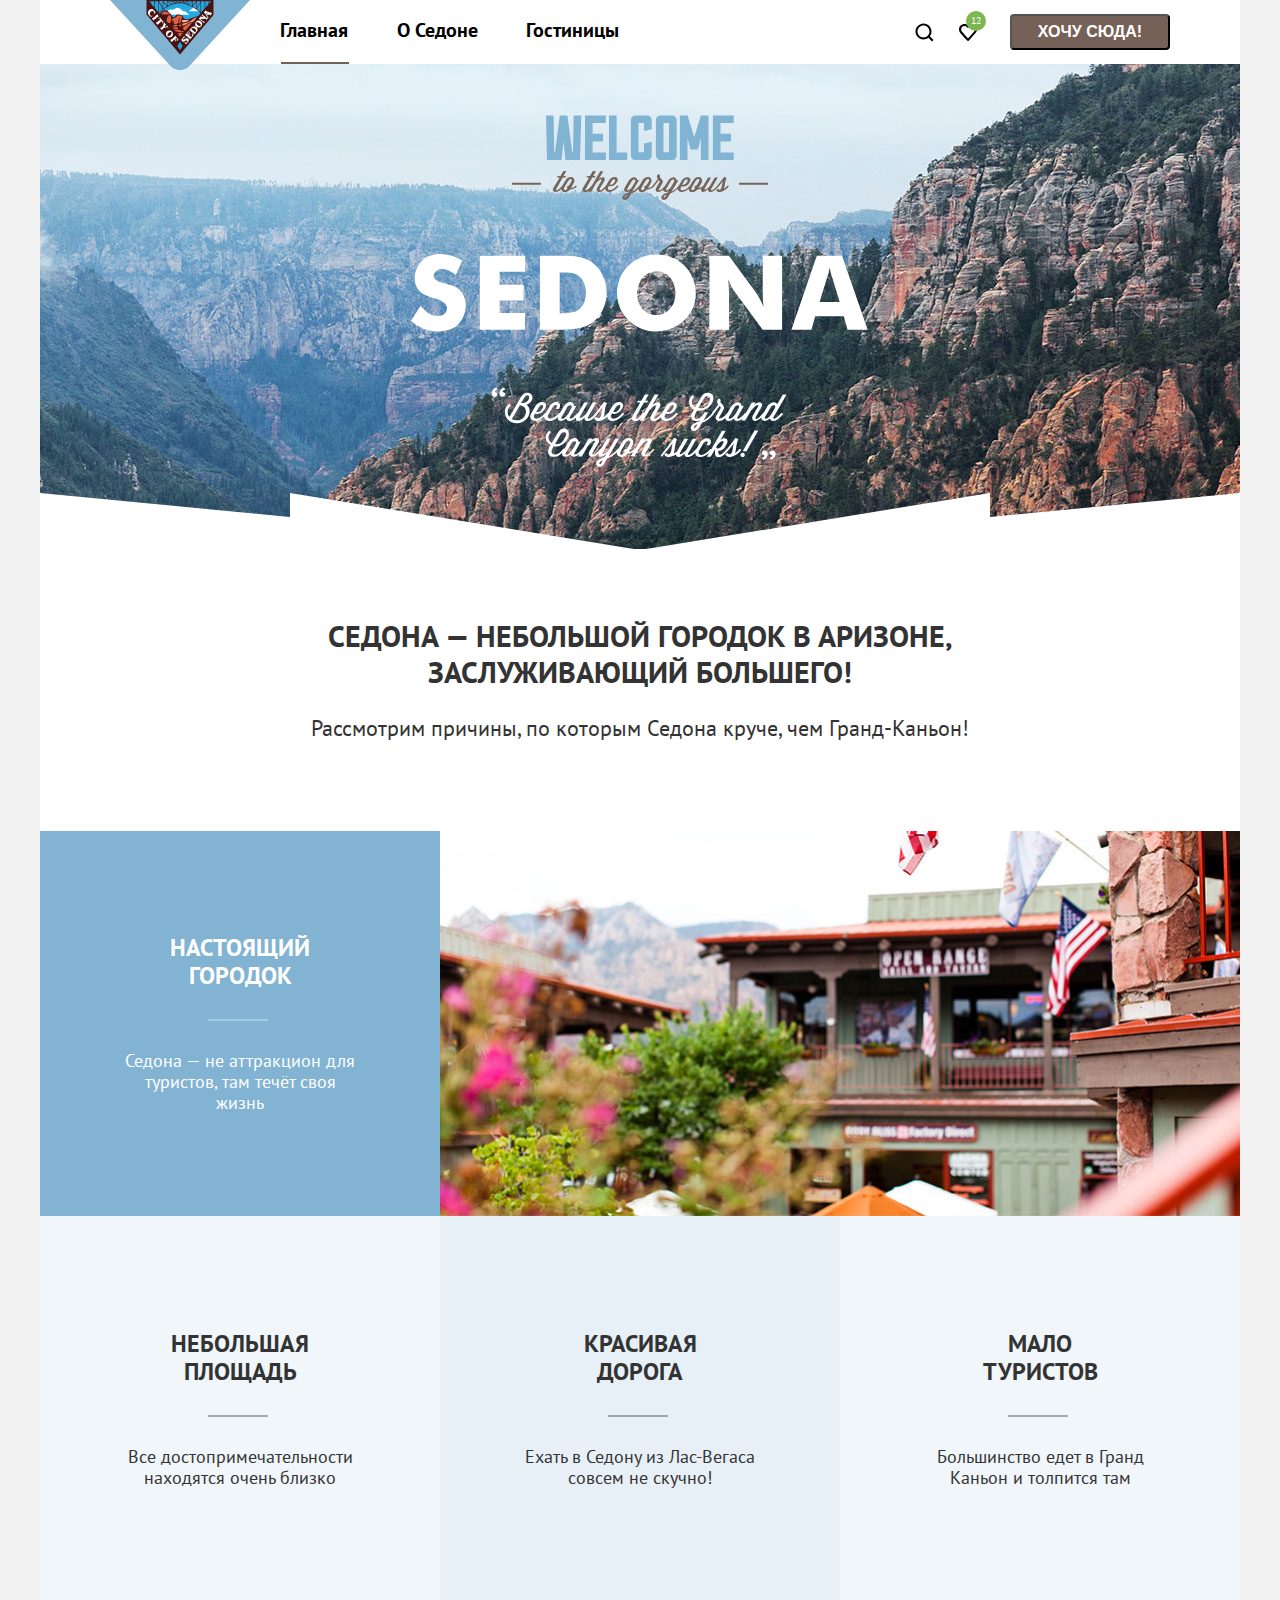
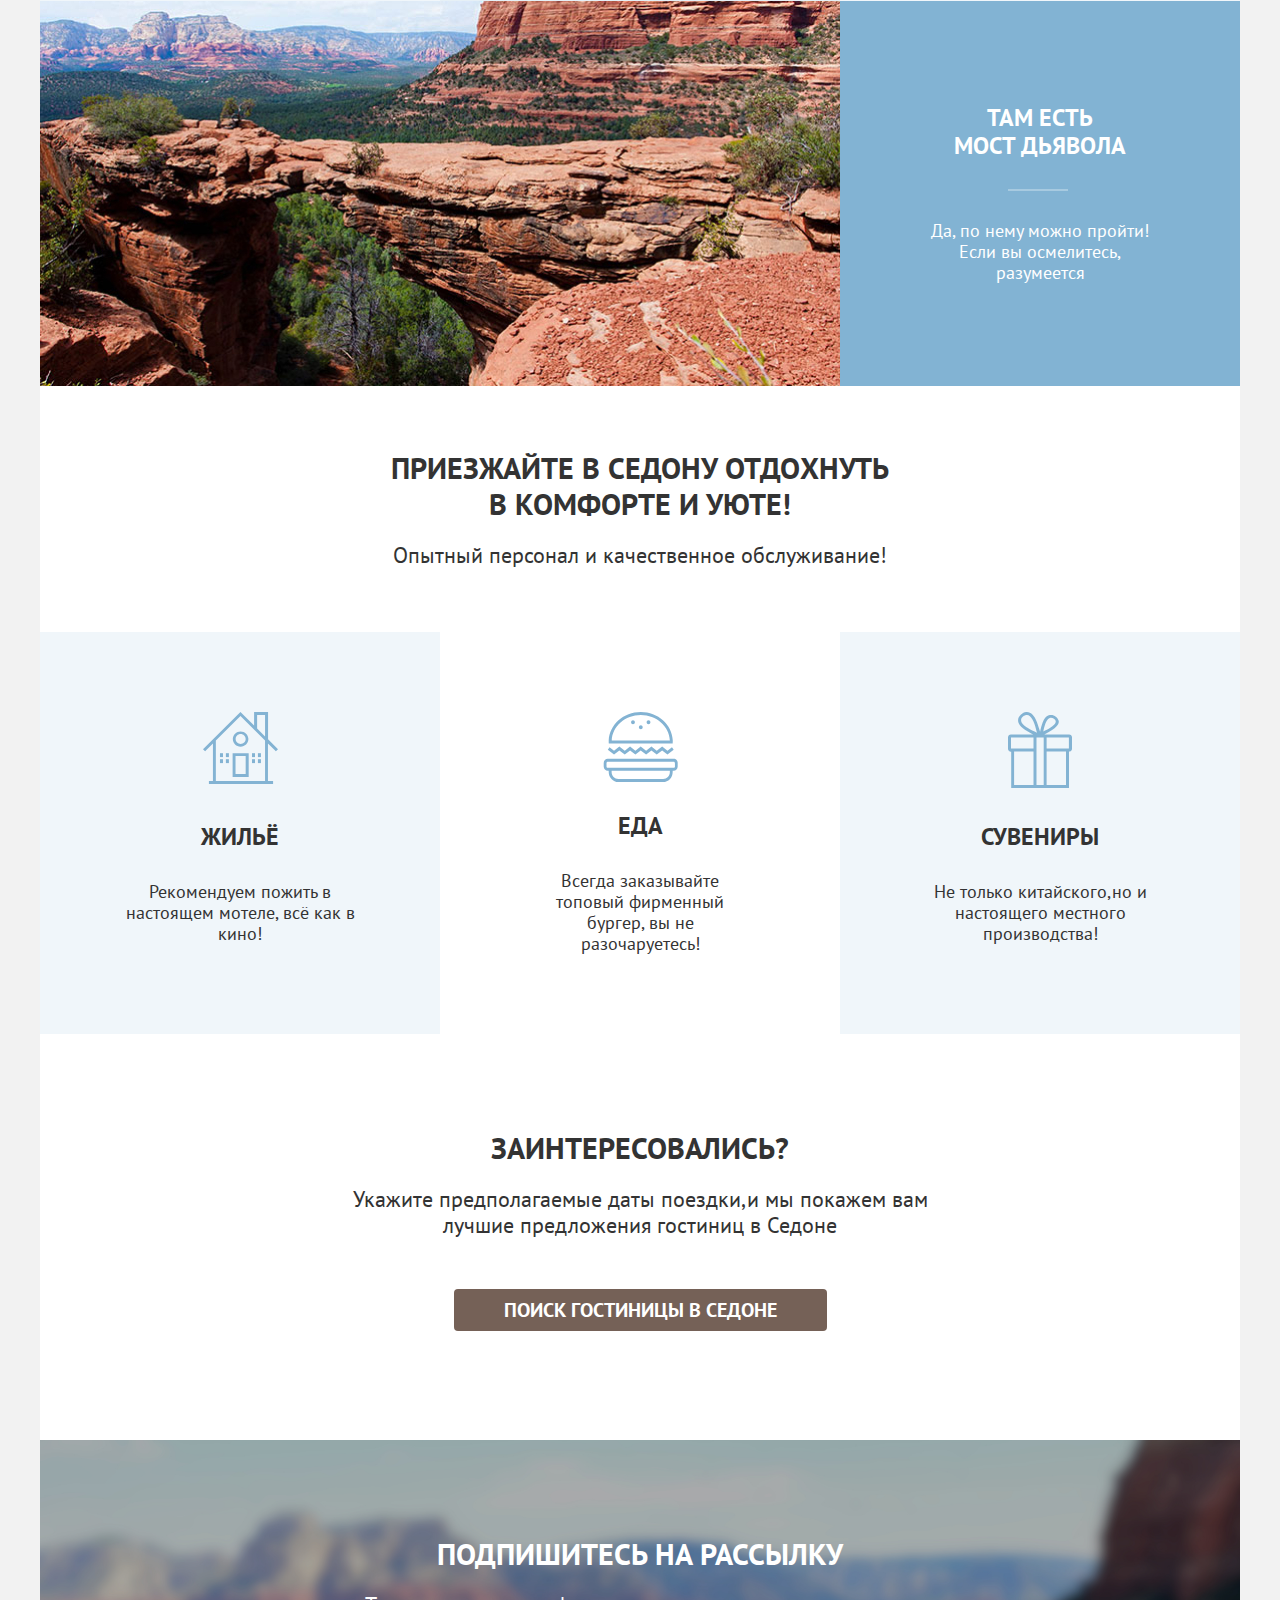
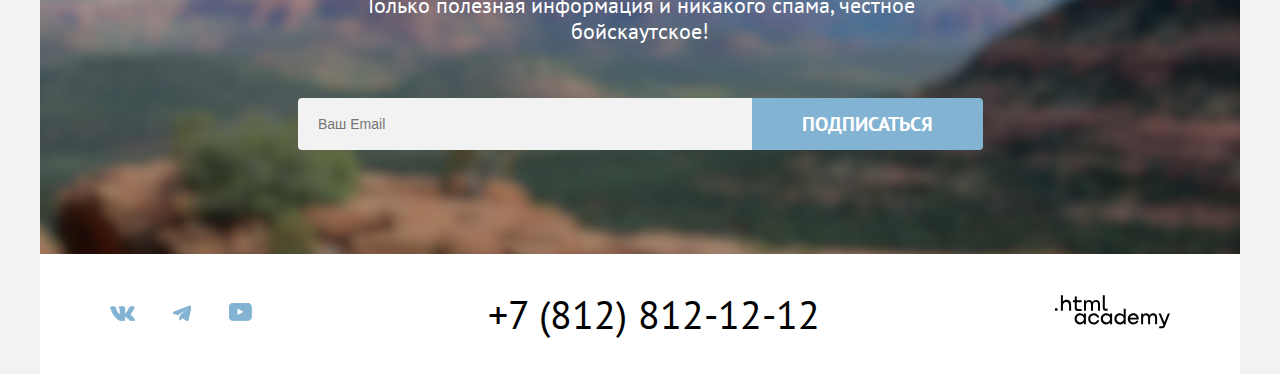
<file: 8/index.html>
<!DOCTYPE html>
<html lang="ru">
  <head>
    <meta charset="utf-8">
    <title>HTML Academy: Седона</title>
    <link rel="stylesheet" href="styles/styles.css">
    <link rel="icon" href="favicon.ico">
    <link rel="icon" type="image/png" sizes="32x32" href="images/favicon-32x32.png">
    <base href="https://htmlacademy-htmlcss.github.io/2368321-sedona-37/8/">
</head>
  <body>
    <header class="page-header">
      <nav class="navigation">
        <a class="logo" href="index.html"> <img src="images/logo.svg" width="140" height="70" alt="Логотип компании."></a>
        <ul class="navigation-list">
          <li class="navigation-item">
            <a class="navigation-link navigation-active" href="index.html">Главная</a>
          </li>
          <li class="navigation-item">
            <a class="navigation-link" href="#">О Седоне</a>
          </li>
          <li class="navigation-item">
            <a class="navigation-link" href="catalog.html">Гостиницы</a>
          </li>
        </ul>
        <ul class="navigation-user">
          <li class="navigation-item">
            <a class="navigation-link navigation-search" href="modal.html"> <span class="visually-hidden">Поиск</span></a>
          </li>
          <li class="navigation-item">
            <a class="navigation-link like" href="#">
              <span class="visually-hidden">Нравится</span>
              <span class="like-numbers">12</span>
            </a>
          </li>
          <li class="navigation-item">
            <button class="navigation-item-button" type="button" >Хочу сюда!</button>
          </li>
        </ul>
      </nav>
    </header>
    <main class="main-container main-page">
      <div class="page-container">
      <div class="main-image"><h1 class="visually-hidden">Главная страница о городе Седонне</h1>
      <img class="main-logo" src="images/welcome-title.svg" width="458" height="352" alt="Welcome to the gorgeous Sedona, because the Grand Canyon sucks!">
      </div>
      <section class="advantages">
        <h2 class="advantages-title">Седона — небольшой городок в Аризоне,<br>заслуживающий большего!</h2>
        <p class="advantages-text"> Рассмотрим причины, по которым Седона круче, чем Гранд-Каньон!</p>
        <ul class="advantages-list">
          <li class="advantages-item">
            <div class="advantages-wrapper">
            <h3 class="advantages-item-title">Настоящий городок</h3>
            <p class="advantages-wrapper-text">Седона — не аттракцион для туристов, там течёт своя жизнь</p>
            </div>
            <img class="advantages-image" src="images/advantages-home.jpg" width="800" height="385" alt="Фото улицы в городе Седона.">
          </li>

          <li class="advantages-item">
            <h3 class="advantages-item-title">Небольшая
              площадь</h3>
              <p class="advantages-item-text">Все достопримечательности находятся очень близко</p>
          </li>
          <li class="advantages-item color">
            <h3 class="advantages-item-title">Красивая<br>
              дорога</h3>
              <p class="advantages-item-text">Ехать в Седону из Лас-Вегаса совсем не скучно!</p>
          </li>
          <li class="advantages-item">
            <h3 class="advantages-item-title">Мало<br>
              туристов</h3>
              <p class="advantages-item-text">Большинство едет в Гранд Каньон и толпится там</p>
          </li>

          <li class="advantages-item advantages-bridge">
            <div class="advantages-wrapper">
            <h3 class="subtitle advantages-item-title">Там есть<br>
              мост дьявола</h3>
            <p class="advantages-wrapper-text">Да, по нему можно пройти! Если вы осмелитесь, разумеется</p>
            </div>
            <img class="advantages-image" src="images/advantages-mountains.jpg" width="800" height="385" alt="Мост дьявола в Седоне.">
          </li>

        </ul>
      </section>
      <section class="service">
        <div class="service-container">
        <h2 class="service-title">Приезжайте в Седону отдохнуть <br>в комфорте и уюте!</h2>
        <p class="service-title-text">Опытный персонал и качественное обслуживание!</p>
        </div>
        <ul class="service-list">
          <li class="service-item service-housing">
            <h3 class="service-item-title">Жильё</h3>
            <p class="service-text">Рекомендуем пожить в настоящем мотеле, всё как в кино!</p>
          </li>
          <li class="service-item service-food">
            <h3 class="service-item-title">Еда</h3>
            <p class="service-text">Всегда заказывайте топовый фирменный бургер, вы не разочаруетесь!</p>
          </li>
          <li class="service-item service-souvenir">
            <h3 class="service-item-title">Сувениры</h3>
            <p class="service-text">Не только китайского,но и настоящего местного производства!</p>
          </li>
        </ul>
      </section>
      <section class="interested">
        <h2 class="interested-title">Заинтересовались?</h2>
        <p class="interested-text">Укажите предполагаемые даты поездки,и мы покажем вам лучшие предложения гостиниц в Седоне</p>
        <a class="interested-button" href="#">Поиск гостиницы в седоне</a>
      </section>
      <section class="subscribe">
        <h2 class="subscribe-title">Подпишитесь на рассылку</h2>
        <p class="subscribe-text">Только полезная информация и никакого спама, честное бойскаутское!</p>
        <form class="subscribe-form"action="https://echo.htmlacademy.ru/courses" method="get">
          <label>
            <input class="subscribe-fielder" type="Email" name="email-fielder" placeholder="Ваш Email">
          </label>
          <button class="subscribe-button" type="submit">Подписаться</button>
        </form>

      </section>
      </div>
    </main>
    <footer class="main-footer">
      <div class="footer-social">
      <ul class="social-list">
        <li class="social-item">
            <a class="social-link" href="https://vk.com/htmlacademy">
              <span class="visually-hidden">ВКонтакте</span>
              <svg xmlns="http://www.w3.org/2000/svg" width="25" height="15" aria-hidden="true">
                <path fill-rule="evenodd"
                  d="M24.12 1.8c.16-.54 0-.94-.8-.94H20.7c-.67 0-.98.34-1.15.73 0 0-1.33 3.2-3.22 5.27-.61.6-.9.8-1.23.8-.16 0-.41-.2-.41-.75v-5.1c0-.66-.19-.95-.74-.95H9.82c-.42 0-.67.3-.67.59 0 .62.95.76 1.04 2.51v3.8c0 .83-.15.98-.48.98-.9 0-3.06-3.2-4.34-6.88-.25-.72-.5-1-1.18-1H1.57c-.75 0-.9.34-.9.73 0 .68.89 4.07 4.14 8.55 2.17 3.06 5.23 4.72 8 4.72 1.68 0 1.88-.37 1.88-1v-2.32c0-.74.16-.88.7-.88.38 0 1.05.19 2.6 1.66 1.79 1.75 2.08 2.54 3.08 2.54h2.63c.75 0 1.12-.37.9-1.1-.23-.72-1.08-1.77-2.2-3.02-.62-.71-1.54-1.48-1.82-1.86-.39-.5-.28-.71 0-1.15 0 0 3.2-4.42 3.54-5.93Z"
                  clip-rule="evenodd" />
              </svg>
            </a>
        </li>
        <li class="social-item">
          <a class="social-link" href="https://t.me/htmlacademy">
            <span class="visually-hidden">Telegram</span>
            <svg xmlns="http://www.w3.org/2000/svg" width="18" height="16" aria-hidden="true">
              <path
                d="M16.79.96.84 7.1c-1.09.44-1.08 1.05-.2 1.32l4.1 1.28 9.47-5.98c.44-.27.85-.13.52.17l-7.68 6.93-.28 4.22c.41 0 .6-.2.83-.41l1.99-1.94 4.13 3.06c.77.42 1.31.2 1.5-.71l2.72-12.8c.28-1.1-.43-1.61-1.16-1.28Z" />
            </svg>
          </a>
        </li>
        <li class="social-item">
          <a class="social-link" href="https://www.youtube.com/user/htmlacademyru">
            <span class="visually-hidden">YouTube</span>
            <svg xmlns="http://www.w3.org/2000/svg" width="23" height="18" aria-hidden="true">
              <path
                d="M18.94.36H3.51C1.65.36.33 1.95.33 3.76v10.09c0 1.91 1.32 3.5 3.18 3.5h15.65c1.64 0 3.17-1.59 3.17-3.4V3.76c-.22-1.8-1.53-3.4-3.39-3.4ZM7.99 12.89V4.82l7.34 4.04-7.34 4.03Z" />
            </svg>
          </a>
        </li>
    </ul>
<a class="phone" href="tel:+78128121212">+7 (812) 812-12-12</a>
<a class="academy" href="https://htmlacademy.ru/">
  <span class="visually-hidden">HTMLAcademy</span>
  <svg xmlns="http://www.w3.org/2000/svg" width="115" height="34" aria-hidden="true">
    <path
      d="M0 13.26v2.6h2.5v-2.6H0ZM11.6 4.86c-1.6 0-2.8.7-3.6 1.7h-.1V.36h-2v15.5h2v-5.3c0-2.1 1.3-3.6 3.3-3.6 1.8 0 2.9 1.4 2.9 3.2v5.7h2v-6.1c.1-3-1.8-4.9-4.5-4.9ZM26.6 5.16h-4.8v-3.7h-2v3.8h-1.9v2h1.9v6c0 1.7 1 2.7 2.7 2.7h4.1v-2h-3.7c-.7 0-1.1-.4-1.1-1.1v-5.7h4.8v-2ZM41.1 4.96c-1.6 0-2.9.8-3.5 2.1h-.1c-.6-1.2-1.8-2.1-3.4-2.1-1.4 0-2.5.8-3.1 1.8h-.1v-1.6H29v10.6h2v-5.4c0-2 1-3.5 2.6-3.5 1.5 0 2.4 1 2.4 2.6v6.3h2v-5.6c0-2.4 1.4-3.3 2.6-3.3 1.5 0 2.4 1 2.4 2.6v6.3h2v-6.5c.1-2.5-1.4-4.3-3.9-4.3ZM47.8 13.06c0 1.7 1 2.7 2.8 2.7h2v-2h-1.7c-.7 0-1.1-.4-1.1-1.1V.36h-2v12.7ZM28.9 20.06c-.9-1.1-2.2-1.8-3.9-1.8-3.1 0-5.4 2.3-5.4 5.6s2.3 5.6 5.4 5.6c1.8 0 3-.8 3.8-1.9h.1v1.6h2v-10.6h-2v1.5Zm-3.6 7.4c-2.2 0-3.6-1.6-3.6-3.6s1.4-3.6 3.6-3.6 3.6 1.6 3.6 3.6c0 1.9-1.4 3.6-3.6 3.6ZM44.2 22.36c-.5-2.4-2.6-4.1-5.4-4.1a5.4 5.4 0 0 0-5.6 5.6c0 3.1 2.2 5.6 5.6 5.6 2.8 0 4.9-1.8 5.4-4.2h-2.1a3.4 3.4 0 0 1-3.3 2.3c-2.2 0-3.6-1.6-3.6-3.6s1.4-3.6 3.6-3.6c1.6 0 2.8 1 3.3 2.2h2.1v-.2ZM55.1 20.06c-.9-1.1-2.2-1.8-3.9-1.8-3.1 0-5.4 2.3-5.4 5.6s2.3 5.6 5.4 5.6c1.8 0 3-.8 3.8-1.9h.1v1.6h2v-10.6h-2v1.5Zm-3.6 7.4c-2.2 0-3.6-1.6-3.6-3.6s1.4-3.6 3.6-3.6 3.6 1.6 3.6 3.6c0 1.9-1.5 3.6-3.6 3.6ZM68.7 20.16c-.9-1.1-2.2-1.9-3.9-1.9-3.1 0-5.4 2.3-5.4 5.6s2.2 5.6 5.4 5.6c1.7 0 3-.8 3.8-1.8h.1v1.5h2v-15.4h-2v6.4Zm-3.6 7.3c-2.2 0-3.6-1.6-3.6-3.6s1.4-3.6 3.6-3.6 3.6 1.6 3.6 3.6c-.1 2-1.5 3.6-3.6 3.6ZM78.3 18.26c-3.3 0-5.5 2.5-5.5 5.6 0 3 2.1 5.6 5.5 5.6 2.5 0 4.5-1.3 5.2-3.6h-2.1c-.5 1-1.6 1.6-3 1.6-1.9 0-3.3-1.3-3.4-2.9h8.8c.2-3.6-2-6.3-5.5-6.3Zm0 1.9c1.7 0 3 1 3.3 2.6h-6.5c.3-1.5 1.5-2.6 3.2-2.6ZM98.2 18.26c-1.6 0-2.9.8-3.6 2h-.1c-.6-1.2-1.8-2-3.4-2-1.4 0-2.5.7-3.1 1.8v-1.5h-1.9v10.6h2v-5.4c0-2 1-3.4 2.6-3.5 1.5 0 2.4 1 2.4 2.6v6.3h2v-5.6c0-2.4 1.4-3.3 2.6-3.3 1.5 0 2.4 1 2.4 2.6v6.3h2v-6.5c.1-2.6-1.4-4.4-3.9-4.4ZM109.4 27.36l-3.6-8.9h-2.2l4.8 11.6c-.3.9-.7 1.2-1.7 1.2h-2.5v2h2.5c1.8 0 2.8-.8 3.5-2.6l4.7-12.2h-2.1l-3.4 8.9Z" />
  </svg>
</a>
      </div>
    </footer>

  </body>
</html>
</file>
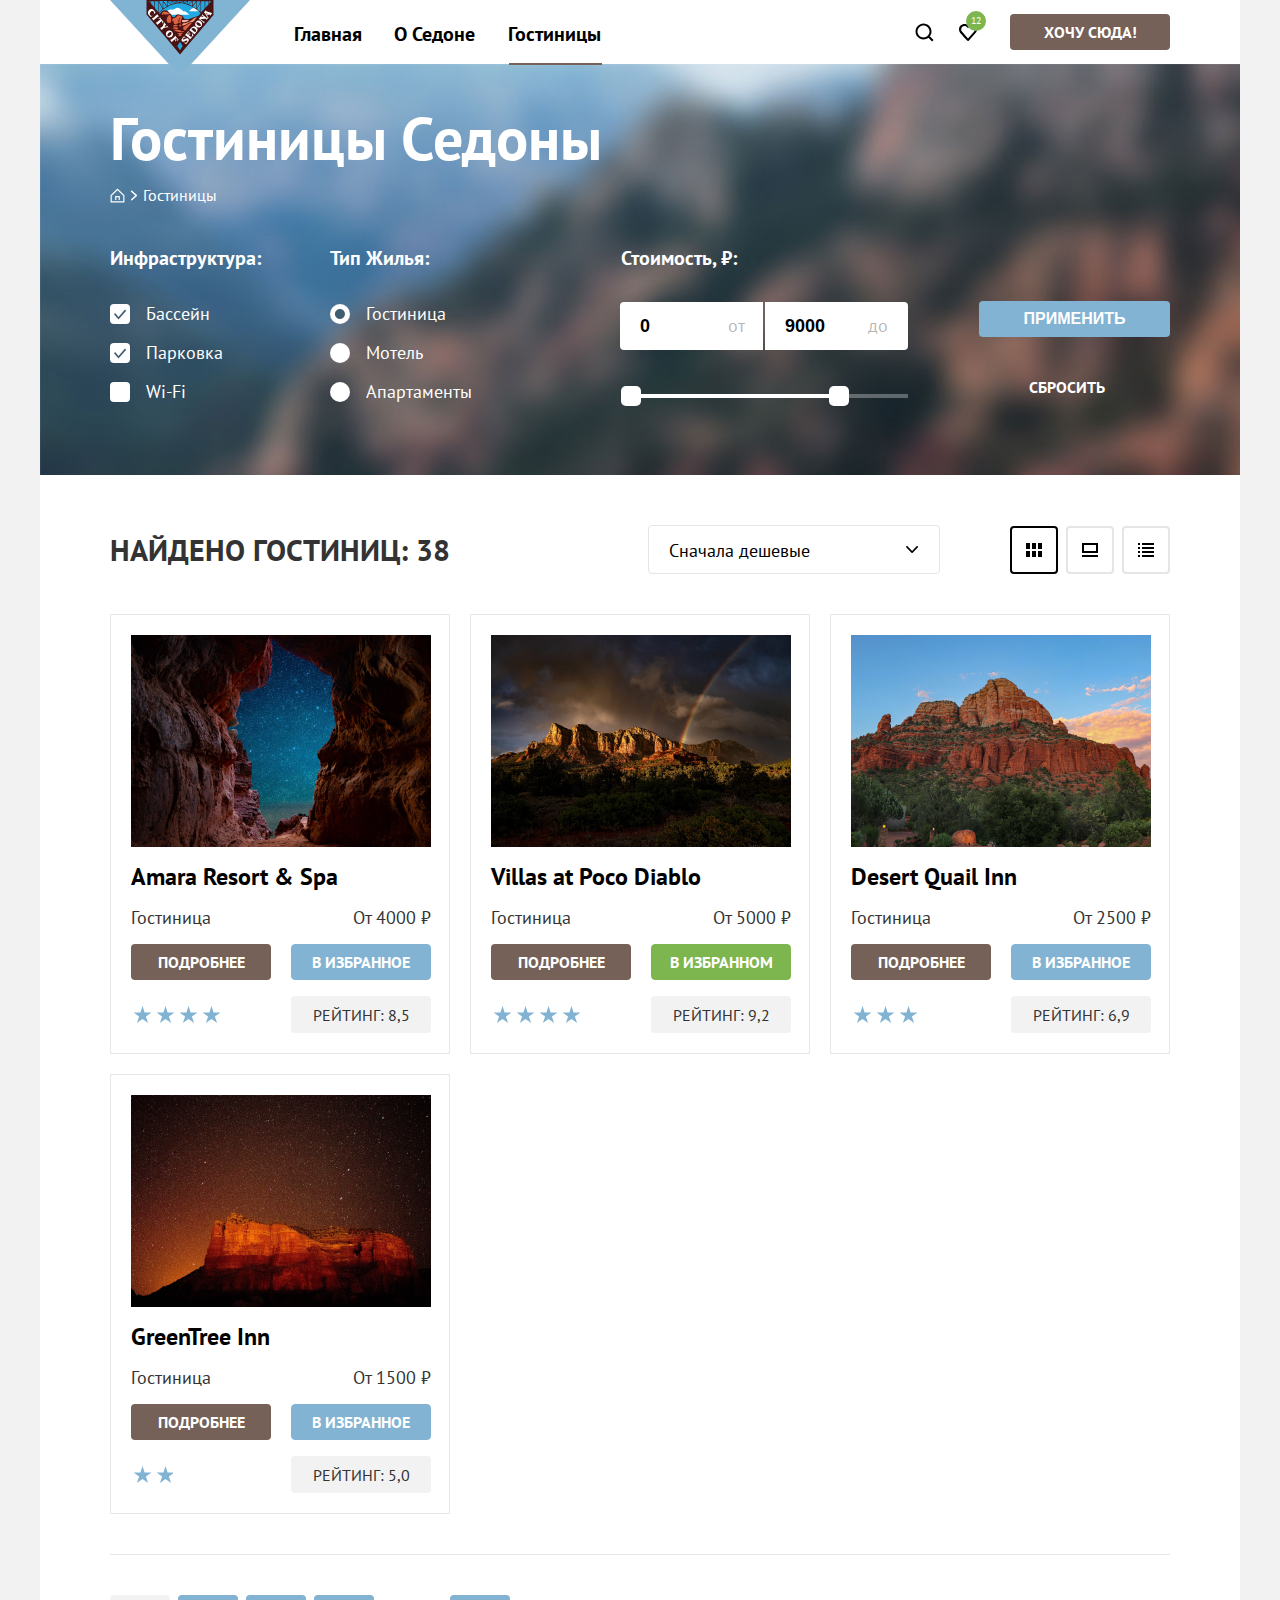
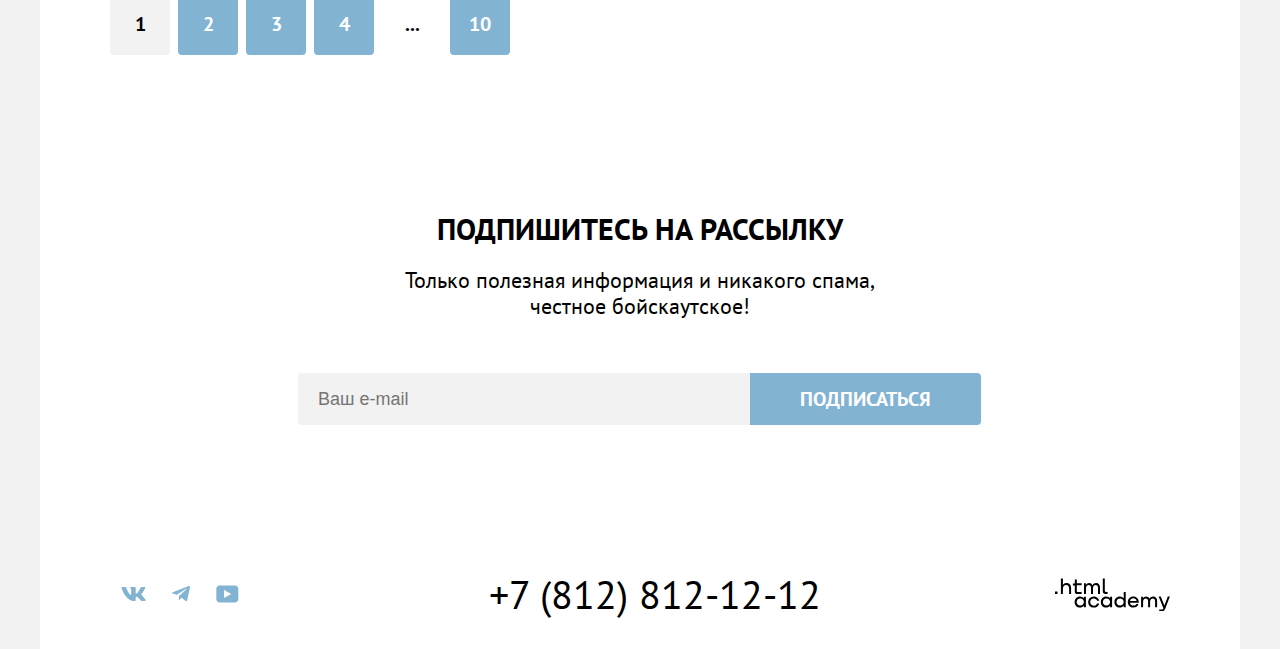
<file: catalog.html>
<!DOCTYPE html>
<html lang="ru">

  <head>
    <meta charset="utf-8">
    <title>HTML Academy: Седона</title>
    <link rel="stylesheet" href="styles/styles.css">
    <link rel="icon" href="favicon.ico">
    <link rel="icon" type="image/png" sizes="32x32" href="images/favicon-32x32.png">
  </head>

  <body>
    <header class="page-header" data-test="header">
      <nav class="navigation">
        <a class="logo" href="index.html"> <img src="images/logo.svg" width="140" height="70" alt="Логотип компании."></a>
        <ul class="navigation-list">
          <li class="navigation-item">
            <a class="navigation-link" href="index.html">Главная</a>
          </li>
          <li class="navigation-item">
            <a class="navigation-link" href="#">О Седоне</a>
          </li>
          <li class="navigation-item">
            <a class="navigation-link navigation-active" href="catalog.html">Гостиницы</a>
          </li>
        </ul>
        <ul class="navigation-user">
          <li class="navigation-menu">
            <a class="navigation-link navigation-search" href="#"> <span class="visually-hidden">Поиск</span></a>
          </li>
          <li class="navigation-menu">
            <a class="navigation-link like" href="#">
              <span class="visually-hidden">Нравится</span>
              <span class="like-numbers">12</span>
            </a>
          </li>
          <li class="navigation-menu">
            <a class="navigation-item-button" href="modal.html" >Хочу сюда!</a>
          </li>
        </ul>
      </nav>
    </header>

    <main class="main-container main-inner" data-test="main">
      <div class="header-block">
        <header class="header-inner">
          <h1 class="header-iner-title">Гостиницы Седоны</h1>
          <ul class="breadcrumbs">
            <li class="breadcrumbs-item">
              <a class="breadcrumbs-link" href="index.html">
                <span class="visually-hidden">вернуться на главную страницу</span>
              </a>
            </li>
            <li class="breadcrumbs-item">
              <p class="breadcrumbs-hotels">Гостиницы</p>
            </li>
          </ul>
          <section class="filter" data-test="filter">
            <h2 class="visually-hidden">Поиск жилья</h2>
            <form class="catalog-filter" action="https://echo.htmlacademy.ru/" method="get">

              <fieldset class="catalog-filter-group">
                <legend class="catalog-filter-wrapper">Инфраструктура:</legend>
                <label class="catalog-list">
                  <input class="catalog-link" type="checkbox" name="Pool" checked><span
                    class="catalog-text">Бассейн</span>
                </label>
                <label class="catalog-list">
                  <input class="catalog-link" type="checkbox" name="parcking" checked>
                  <span class="catalog-text">Парковка</span>
                </label>
                <label class="catalog-list">
                  <input class="catalog-link" type="checkbox" name="Wi-fi"><span class="catalog-text">Wi-Fi</span>
                </label>
              </fieldset>

              <fieldset class="catalog-filter-group">
                <legend class="catalog-filter-wrapper">Тип Жилья:</legend>
                <label class="catalog-list">
                  <input class="catalog-link" type="radio" name="hotel-type" value="Hotel" checked><span
                    class="catalog-text">Гостиница</span>
                </label>
                <label class="catalog-list">
                  <input class="catalog-link" type="radio" name="hotel-type" value="Motel"><span
                    class="catalog-text">Мотель</span>
                </label>
                <label class="catalog-list">
                  <input class="catalog-link" type="radio" name="hotel-type" value="Apartment"><span
                    class="catalog-text">Апартаменты</span>
                </label>
              </fieldset>

              <fieldset class="catalog-filter-price">
                <legend class="catalog-filter-wrapper">Стоимость, ₽:</legend>
                <div class="cost-field">
                  <label class="cost-label">
                    <input class="cost-input min-price" type="number" name="from" placeholder="0">
                    <span>от</span>
                  </label>
                  <label class="cost-label">
                    <input class="cost-input max-price" type="number" name="to" placeholder="9000">
                    <span>до</span>
                  </label>
                </div>
                <div class="cost-range">
                  <button class="button-range" type="button">
                    <span class="visually-hidden">установить минимальную стоимость</span>
                  </button>
                  <button class="button-range" type="button">
                    <span class="visually-hidden">установить максимальную стоимость</span>
                  </button>
                  <span class="cost-range-line "></span>
                  <span class="cost-range-line-active"></span>
                </div>
              </fieldset>

              <div class="button-wrapper">
                <button class="button-submit" type="submit">Применить</button>
                <button class="button-reset" type="reset">Сбросить</button>
              </div>
            </form>
          </section>
        </header>
      </div>
      <section class="catalog-search" data-test="catalog">
        <div class="sort-wrapper">
          <h2 class="visually-hidden">Результаты поиска</h2>
          <span class="catalog-search-title">Найдено гостиниц: 38</span>
          <select class="select-control" aria-label="Сортировка">
            <option value="cheap" selected>Сначала дешевые</option>
            <option value="popular">Сначала популярные</option>
            <option value="expensive">Сначала дорогие</option>
          </select>
          <div class="button-card">
            <a class="button-sort button-icons">
              <span class="visually-hidden">Показать иконки</span>
            </a>
            <a class="button-sort button-img">
              <span class="visually-hidden">Показать карточки</span>
            </a>
            <a class="button-sort button-list">
              <span class="visually-hidden">Показать список</span>
            </a>
          </div>
        </div>
        <ul class="product">
          <li class="product-card">
              <img class="product-card-image" src="images/mountains-1.jpg" width="300" height="212"
                alt="Amara Resort & Spa">
                <a class="product-link" href="#">
              <h3 class="product-card-title">Amara Resort & Spa</h3>
            </a>
            <span class="product-list type">Гостиница</span>
            <div class="product-list cost"> От 4000 ₽</div>
            <a class="product-link-button" href="#">Подробнее</a>
            <button class="product-button" type="button" name="favorites">В избранное</button>
              <p class="stars stars-4">
                <span class="visually-hidden">4 звезды</span>
              </p>
              <p class="rate">Рейтинг: 8,5</p>
          </li>
          <li class="product-card">
            <img class="product-card-image" src="images/mountains-2.jpg" width="300" height="212"
                alt="Villas at Poco Diablo">
            <a class="product-link" href="#">
              <h3 class="product-card-title">Villas at Poco Diablo</h3>
            </a>
            <span class="product-list type">Гостиница</span>
            <span class="product-list cost"> От 5000 ₽</span>
            <a class="product-link-button" href="#">Подробнее</a>
            <button class="product-button active" type="button" name="favorites">В избранном</button>

              <p class="stars stars-4">
                <span class="visually-hidden">4 звезды</span>
              </p>
              <p class="rate">Рейтинг: 9,2</p>
          </li>
          <li class="product-card">
            <img class="product-card-image" src="images/mountains-3.jpg" width="300" height="212"
                alt="Desert Quail Inn">
            <a class="product-link" href="#">
              <h3 class="product-card-title">Desert Quail Inn</h3>
            </a>
            <span class="product-list type">Гостиница</span>
            <span class="product-list cost"> От 2500 ₽</span>
            <a class="product-link-button" href="#">Подробнее</a>
            <button class="product-button" type="button" name="favorites">В избранное</button>
              <p class="stars stars-3">
                <span class="visually-hidden">3 звезды</span>
              </p>
              <p class="rate">Рейтинг: 6,9</p>
          </li>
          <li class="product-card">
            <img class="product-card-image" src="images/mountains-4.jpg" width="300" height="212" alt="GreenTree Inn">
            <a class="product-link" href="#">
              <h3 class="product-card-title">GreenTree Inn</h3>
            </a>
            <span class="product-list type">Гостиница</span>
            <span class="product-list cost"> От 1500 ₽</span>
            <a class="product-link-button" href="#">Подробнее</a>
            <button class="product-button" type="button" name="favorites">В избранное</button>

              <p class="stars stars-2">
                <span class="visually-hidden">2 звезды</span>
              </p>
              <p class="rate">Рейтинг: 5,0</p>
          </li>
        </ul>
        <ul class="pagination">
          <li class="pagination-item">
            <a class="pagination-link pagination-current" href="#">1</a>
          </li>
          <li class="pagination-item">
            <a class="pagination-link" href="#">2</a>
          </li>
          <li class="pagination-item">
            <a class="pagination-link" href="#">3</a>
          </li>
          <li class="pagination-item">
            <a class="pagination-link" href="#">4</a>
          </li>
          <li class="pagination-item ">
            <a class="pagination-link pagination-current" href="#">...</a>
          </li>
          <li class="pagination-item">
            <a class="pagination-link " href="#">10</a>
          </li>
        </ul>
      </section>
      <section class="subscribe-catalog" data-test="subscribe">
        <h2 class="subscribe-title">Подпишитесь на рассылку</h2>
        <p class="subscribe-text">Только полезная информация и никакого спама, честное бойскаутское!</p>
        <form class="subscribe-form" action="https://echo.htmlacademy.ru/courses" method="get">
          <label>
            <input class="subscribe-fielder" type="email" name="email-fielder" placeholder="Ваш e-mail">
          </label>
          <button class="subscribe-button" type="submit">Подписаться</button>
        </form>

      </section>
    </main>
    <footer class="page-footer" data-test="footer">
      <div class="page-footer-container">
        <ul class="footer-social-list">
          <li class="footer-social-item">
            <a class="footer-social-link" href="#">
              <span class="visually-hidden">ВКонтакте</span>
              <svg class="footer-social-img" width="25" height="14" fill="currentColor" xmlns="http://www.w3.org/2000/svg">
                <path fill-rule="evenodd" clip-rule="evenodd" d="M24.12.95c.16-.55 0-.95-.8-.95H20.7c-.67 0-.98.35-1.15.73 0 0-1.33 3.2-3.22 5.27-.61.6-.9.8-1.23.8-.16 0-.41-.2-.41-.74V.95c0-.66-.19-.95-.74-.95H9.82c-.42 0-.67.3-.67.6 0 .61.95.76 1.04 2.5v3.8c0 .84-.15.99-.48.99-.9 0-3.06-3.21-4.34-6.89-.25-.71-.5-1-1.18-1H1.57c-.75 0-.9.35-.9.73 0 .68.89 4.07 4.14 8.55 2.17 3.06 5.23 4.72 8 4.72 1.68 0 1.88-.37 1.88-1v-2.32c0-.73.16-.88.7-.88.38 0 1.05.2 2.6 1.67 1.79 1.75 2.08 2.53 3.08 2.53h2.63c.75 0 1.12-.37.9-1.1-.23-.72-1.08-1.77-2.2-3.02-.62-.7-1.54-1.47-1.82-1.86-.39-.49-.28-.7 0-1.14 0 0 3.2-4.43 3.54-5.93Z" />
              </svg>
            </a>
          </li>
          <li class="footer-social-item">
            <a class="footer-social-link" href="#">
              <span class="visually-hidden">Телеграм</span>
              <svg class="footer-social-img" width="18" height="16" fill="currentColor" xmlns="http://www.w3.org/2000/svg">
                <path d="M16.79.1.84 6.25c-1.09.43-1.08 1.04-.2 1.31l4.1 1.28 9.47-5.98c.44-.27.85-.12.52.18L7.05 9.96l-.28 4.22c.41 0 .6-.19.83-.41l1.99-1.93 4.13 3.05c.77.42 1.31.2 1.5-.7l2.72-12.8c.28-1.12-.43-1.62-1.16-1.3Z" />
              </svg>
            </a>
          </li>
          <li class="footer-social-item">
            <a class="footer-social-link" href="#">
              <span class="visually-hidden">YouTube</span>
              <svg class="footer-social-img" width="23" height="18" fill="currentColor" xmlns="http://www.w3.org/2000/svg">
                <path d="M18.94.5H3.51C1.65.5.33 2.1.33 3.9V14c0 1.9 1.32 3.5 3.18 3.5h15.65c1.64 0 3.17-1.6 3.17-3.4V3.9C22.11 2.1 20.8.5 18.94.5ZM7.99 13.04V4.96L15.33 9l-7.34 4.04Z" />
              </svg>
            </a>
          </li>
        </ul>
        <a class="footer-phone" href="tel:+78128121212">+7 (812) 812-12-12</a>
        <a class="copyright" href="https://htmlacademy.ru/">
          <svg width="115" height="33" fill="currentColor" xmlns="http://www.w3.org/2000/svg">
            <path d="M0 13.4V16h2.5v-2.6H0ZM11.6 5C10 5 8.8 5.7 8 6.7h-.1V.5h-2V16h2v-5.3c0-2.1 1.3-3.6 3.3-3.6 1.8 0 2.9 1.4 2.9 3.2V16h2V9.9c.1-3-1.8-4.9-4.5-4.9ZM26.6 5.3h-4.8V1.6h-2v3.8h-1.9v2h1.9v6c0 1.7 1 2.7 2.7 2.7h4.1v-2h-3.7c-.7 0-1.1-.4-1.1-1.1V7.3h4.8v-2ZM41.1 5.1c-1.6 0-2.9.8-3.5 2.1h-.1c-.6-1.2-1.8-2.1-3.4-2.1-1.4 0-2.5.8-3.1 1.8h-.1V5.3H29v10.6h2v-5.4c0-2 1-3.5 2.6-3.5C35.1 7 36 8 36 9.6v6.3h2v-5.6C38 7.9 39.4 7 40.6 7 42.1 7 43 8 43 9.6v6.3h2V9.4c.1-2.5-1.4-4.3-3.9-4.3ZM47.8 13.2c0 1.7 1 2.7 2.8 2.7h2v-2h-1.7c-.7 0-1.1-.4-1.1-1.1V.5h-2v12.7ZM28.9 20.2c-.9-1.1-2.2-1.8-3.9-1.8-3.1 0-5.4 2.3-5.4 5.6s2.3 5.6 5.4 5.6c1.8 0 3-.8 3.8-1.9h.1v1.6h2V18.7h-2v1.5Zm-3.6 7.4c-2.2 0-3.6-1.6-3.6-3.6s1.4-3.6 3.6-3.6 3.6 1.6 3.6 3.6c0 1.9-1.4 3.6-3.6 3.6ZM44.2 22.5c-.5-2.4-2.6-4.1-5.4-4.1a5.4 5.4 0 0 0-5.6 5.6c0 3.1 2.2 5.6 5.6 5.6 2.8 0 4.9-1.8 5.4-4.2h-2.1a3.4 3.4 0 0 1-3.3 2.3c-2.2 0-3.6-1.6-3.6-3.6s1.4-3.6 3.6-3.6c1.6 0 2.8 1 3.3 2.2h2.1v-.2ZM55.1 20.2c-.9-1.1-2.2-1.8-3.9-1.8-3.1 0-5.4 2.3-5.4 5.6s2.3 5.6 5.4 5.6c1.8 0 3-.8 3.8-1.9h.1v1.6h2V18.7h-2v1.5Zm-3.6 7.4c-2.2 0-3.6-1.6-3.6-3.6s1.4-3.6 3.6-3.6 3.6 1.6 3.6 3.6c0 1.9-1.5 3.6-3.6 3.6ZM68.7 20.3c-.9-1.1-2.2-1.9-3.9-1.9-3.1 0-5.4 2.3-5.4 5.6s2.2 5.6 5.4 5.6c1.7 0 3-.8 3.8-1.8h.1v1.5h2V13.9h-2v6.4Zm-3.6 7.3c-2.2 0-3.6-1.6-3.6-3.6s1.4-3.6 3.6-3.6 3.6 1.6 3.6 3.6c-.1 2-1.5 3.6-3.6 3.6ZM78.3 18.4c-3.3 0-5.5 2.5-5.5 5.6 0 3 2.1 5.6 5.5 5.6 2.5 0 4.5-1.3 5.2-3.6h-2.1c-.5 1-1.6 1.6-3 1.6-1.9 0-3.3-1.3-3.4-2.9h8.8c.2-3.6-2-6.3-5.5-6.3Zm0 1.9c1.7 0 3 1 3.3 2.6h-6.5c.3-1.5 1.5-2.6 3.2-2.6ZM98.2 18.4c-1.6 0-2.9.8-3.6 2h-.1c-.6-1.2-1.8-2-3.4-2-1.4 0-2.5.7-3.1 1.8v-1.5h-1.9v10.6h2v-5.4c0-2 1-3.4 2.6-3.5 1.5 0 2.4 1 2.4 2.6v6.3h2v-5.6c0-2.4 1.4-3.3 2.6-3.3 1.5 0 2.4 1 2.4 2.6v6.3h2v-6.5c.1-2.6-1.4-4.4-3.9-4.4ZM109.4 27.5l-3.6-8.9h-2.2l4.8 11.6c-.3.9-.7 1.2-1.7 1.2h-2.5v2h2.5c1.8 0 2.8-.8 3.5-2.6l4.7-12.2h-2.1l-3.4 8.9Z" />
          </svg>
        </a>
      </div>
    </footer>
    <div class="modal-container modal-close">
      <div class="modal" data-test="modal">
        <button class="close-button" type="button">
          <span class="visually-hidden">Закрыть.</span>
        </button>
        <h2 class="modal-title">поиск гостиницы в седоне</h2>
        <form action="https://echo.htmlacademy.ru/" method="post" class="modal-form">
          <div class="modal-form-data">
            <label class="model-form-label" for="check-in">Дата Заезда:</label>
            <input type="text" class="modal-form-input" placeholder="Укажите дату" value="27 апреля 2020" id="check-in">
            <span class="data-check-in error">Мы не можем отправить вас в прошлое.</span>
          </div>
          <div class="modal-form-data">
            <label class="model-form-label" for="departure">Дата Выезда:</label>
            <input type="text" class="modal-form-input" placeholder="Укажите дату" value="1 сентября 2023"
              id="departure">
            <span class="data-check-in">На эти даты есть свободные номера. Пока есть.</span>
          </div>
          <div class="guests-count adults-count">
            <label class="model-form-label" for="adults">Взрослые:</label>
            <div class="counter">
              <button class="count-button count-minus" type="button">
                <svg class="count-svg" width="14" height="2" viewBox="0 0 14 2" fill="none"
                  xmlns="http://www.w3.org/2000/svg" aria-hidden="true">
                  <path d="M0.392822 0L0.392822 2L14.3928 2V0L0.392822 0Z" />
                </svg>
                <span class="visually-hidden">Убавить на один.</span>
              </button>
              <input class="count-input" type="number" id="adults" name="adults" min="0" max="10" value="2" required>
              <button class="count-button count-plus" type="button">
                <svg class="count-svg" width="14" height="14" viewBox="0 0 14 14" fill="none"
                  xmlns="http://www.w3.org/2000/svg" aria-hidden="true">
                  <path d="M14 6H8V0H6V6H0V8H6V14H8V8H14V6Z" />
                </svg>
                <span class="visually-hidden">Прибавить на один.</span>
              </button>
            </div>
          </div>
          <div class="guests-count kids-count">
            <label class="model-form-label" for="kids">Дети:</label>
            <button class="tooltip-toggle" type="button" aria-labelledby="tooltip-label">
              <span class="tooltip-text" id="tooltip-label">Укажите количество детей, которые
                будут с вами, возраст которых от 6 до 18
                лет. Дети до 6 лет размещаются бесплатно.
              </span>
            </button>
            <div class="counter">
              <button class="count-button count-minus" type="button">
                <svg class="count-svg" width="14" height="2" viewBox="0 0 14 2" fill="none"
                  xmlns="http://www.w3.org/2000/svg" focusable="false" aria-hidden="true">
                  <path d="M0.392822 0L0.392822 2L14.3928 2V0L0.392822 0Z" />
                </svg>
                <span class="visually-hidden">Убавить на один.</span>
              </button>
              <input class="count-input" type="number" id="kids" name="kids" min="0" max="10" value="2"
                required>
              <button class="count-button count-plus" type="button">
                <svg class="count-svg" width="14" height="14" viewBox="0 0 14 14" fill="none"
                  xmlns="http://www.w3.org/2000/svg" focusable="false" aria-hidden="true">
                  <path d="M14 6H8V0H6V6H0V8H6V14H8V8H14V6Z" />
                </svg>
                <span class="visually-hidden">Прибавить на один.</span>
              </button>
            </div>
          </div>
          <button class="appointment-submit" type="submit">Найти</button>
        </form>
      </div>
    </div>
  </body>

</html>
</file>
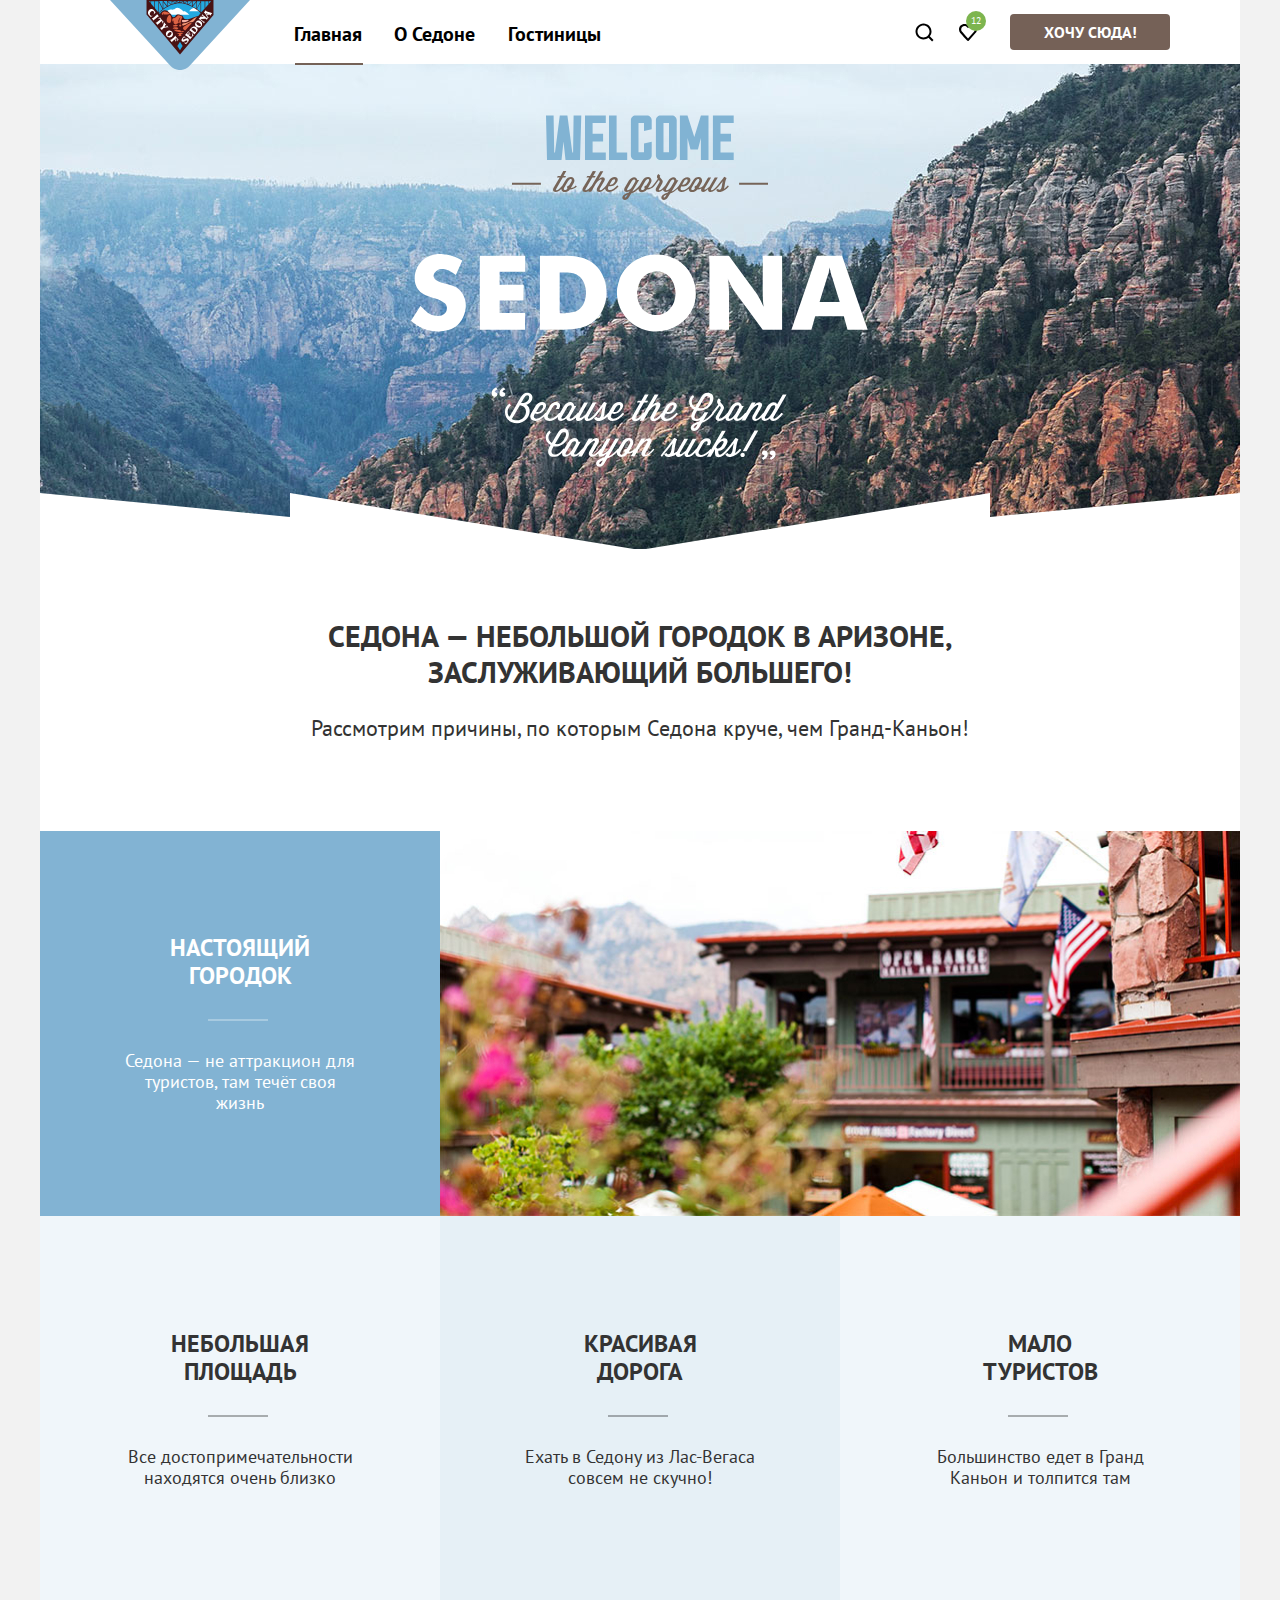
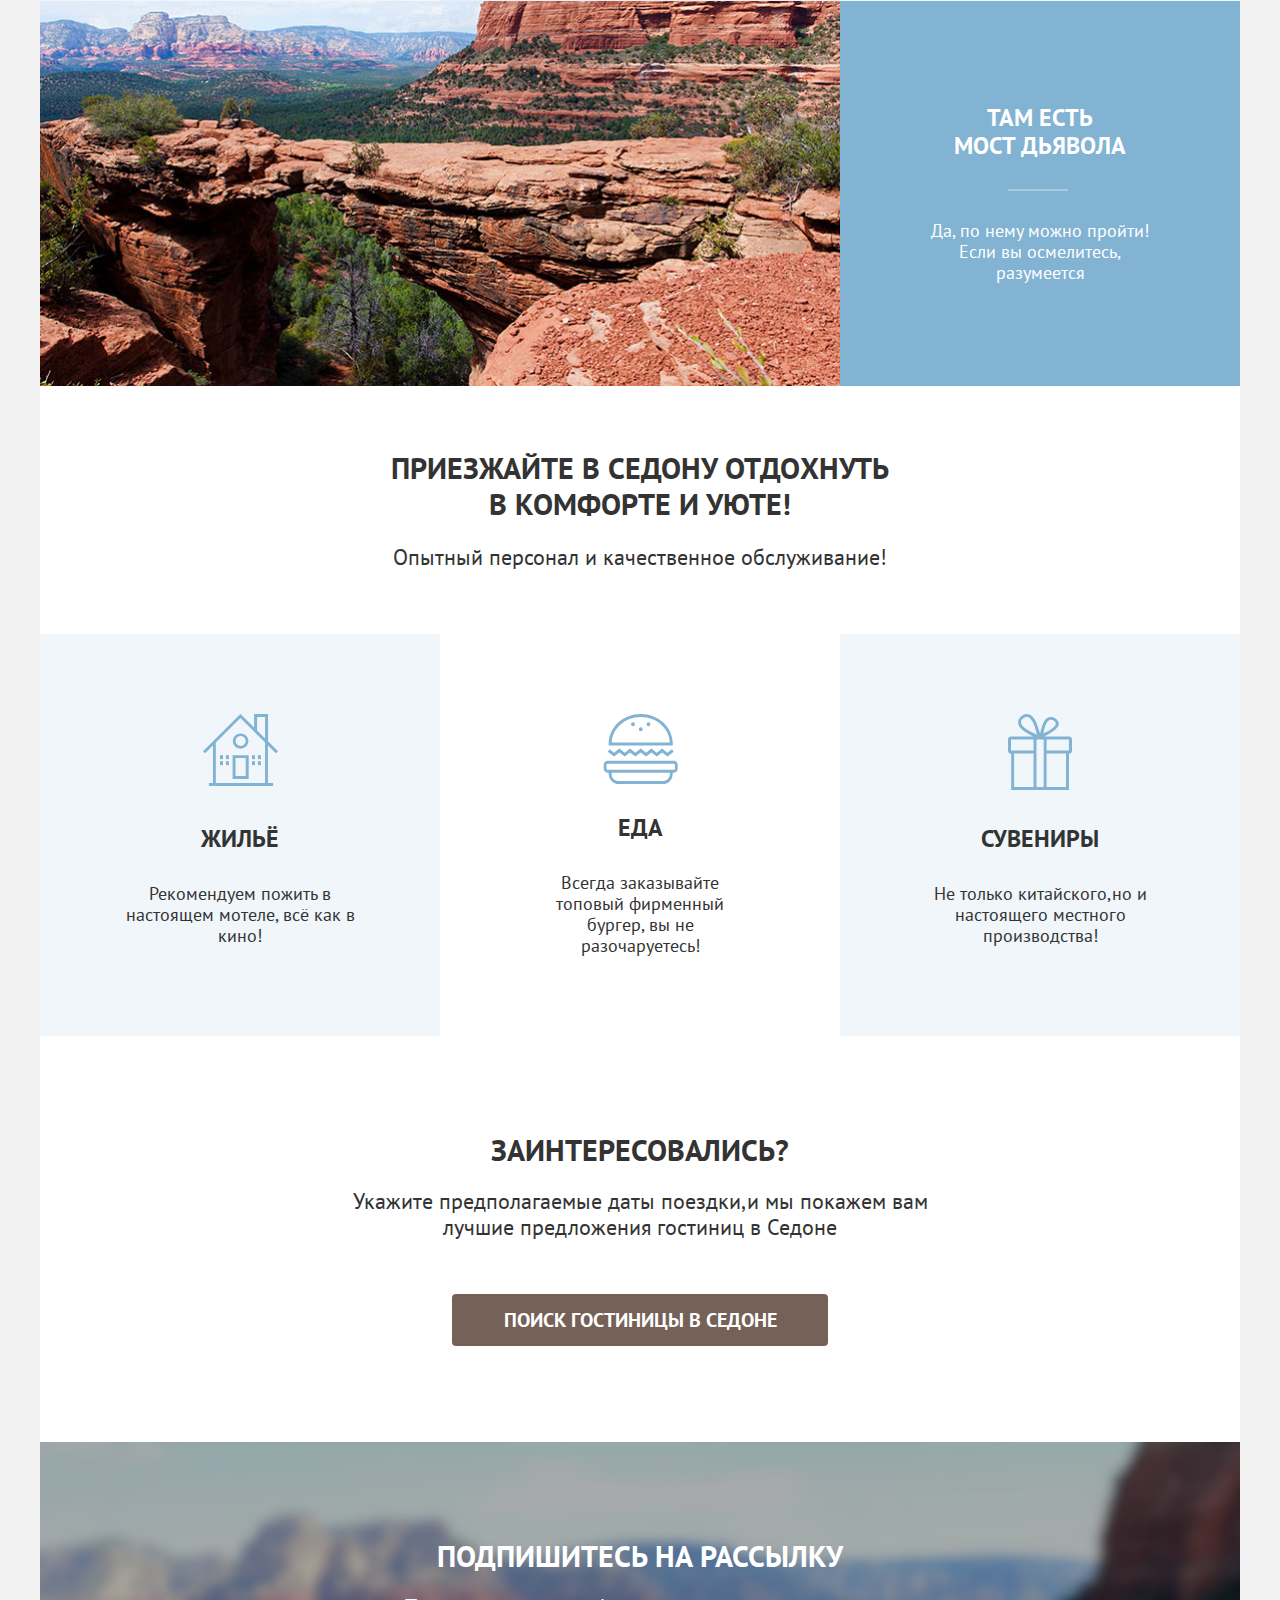
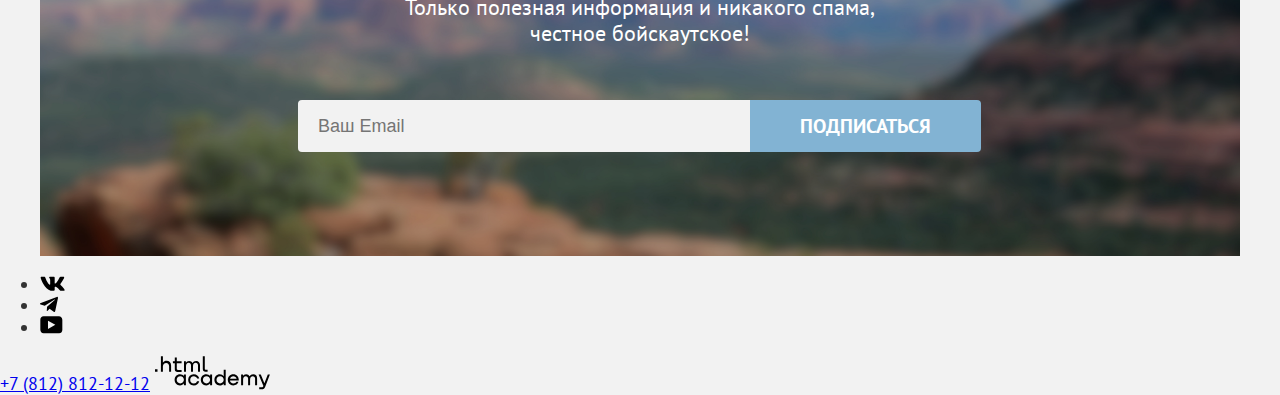
<file: modal.html>
<!DOCTYPE html>
<html lang="ru">

  <head>
    <meta charset="utf-8">
    <title>HTML Academy: Седона</title>
    <link rel="stylesheet" href="styles/styles.css">
    <link rel="icon" href="favicon.ico">
    <link rel="icon" type="image/png" sizes="32x32" href="images/favicon-32x32.png">
  </head>

  <body>
    <header class="page-header" data-test="header">
      <nav class="navigation">
        <a class="logo" href="index.html"> <img src="images/logo.svg" width="140" height="70"
            alt="Логотип компании."></a>
        <ul class="navigation-list">
          <li class="navigation-item">
            <a class="navigation-link navigation-active" href="index.html">Главная</a>
          </li>
          <li class="navigation-item">
            <a class="navigation-link" href="#">О Седоне</a>
          </li>
          <li class="navigation-item">
            <a class="navigation-link" href="catalog.html">Гостиницы</a>
          </li>
        </ul>
        <ul class="navigation-user">
          <li class="navigation-menu">
            <a class="navigation-link navigation-search" href="#"> <span class="visually-hidden">Поиск</span></a>
          </li>
          <li class="navigation-menu">
            <a class="navigation-link like" href="#">
              <span class="visually-hidden">Нравится</span>
              <span class="like-numbers">12</span>
            </a>
          </li>
          <li class="navigation-menu">
            <a class="navigation-item-button" href="modal.html">Хочу сюда!</a>
          </li>
        </ul>
      </nav>
    </header>
    <main class="main-container main-page" data-test="main">
      <div class="page-container">
        <div class="main-image" data-test="hero">
          <h1 class="visually-hidden">Главная страница о городе Седонне</h1>
          <img class="main-logo" src="images/welcome-title.svg" width="458" height="352"
            alt="Welcome to the gorgeous Sedona, because the Grand Canyon sucks!">
        </div>
        <section class="advantages" data-test="advantages">
          <h2 class="advantages-title">Седона — небольшой городок в Аризоне,<br>заслуживающий большего!</h2>
          <p class="advantages-text"> Рассмотрим причины, по которым Седона круче, чем Гранд-Каньон!</p>
          <ul class="advantages-list">
            <li class="advantages-item">
              <div class="advantages-wrapper">
                <h3 class="advantages-item-title">Настоящий городок</h3>
                <p class="advantages-wrapper-text">Седона — не аттракцион для туристов, там течёт своя жизнь</p>
              </div>
              <img class="advantages-image" src="images/advantages-home.jpg" width="800" height="385"
                alt="Фото улицы в городе Седона.">
            </li>

            <li class="advantages-item">
              <h3 class="advantages-item-title">Небольшая
                площадь</h3>
              <p class="advantages-item-text">Все достопримечательности находятся очень близко</p>
            </li>
            <li class="advantages-item color">
              <h3 class="advantages-item-title">Красивая<br>
                дорога</h3>
              <p class="advantages-item-text">Ехать в Седону из Лас-Вегаса совсем не скучно!</p>
            </li>
            <li class="advantages-item">
              <h3 class="advantages-item-title">Мало<br>
                туристов</h3>
              <p class="advantages-item-text">Большинство едет в Гранд Каньон и толпится там</p>
            </li>

            <li class="advantages-item advantages-bridge">
              <div class="advantages-wrapper">
                <h3 class="subtitle advantages-item-title">Там есть<br>
                  мост дьявола</h3>
                <p class="advantages-wrapper-text">Да, по нему можно пройти! Если вы осмелитесь, разумеется</p>
              </div>
              <img class="advantages-image" src="images/advantages-mountains.jpg" width="800" height="385"
                alt="Мост дьявола в Седоне.">
            </li>

          </ul>
        </section>
        <section class="service" data-test="service">
          <div class="service-container">
            <h2 class="service-title">Приезжайте в Седону отдохнуть <br>в комфорте и уюте!</h2>
            <p class="service-title-text">Опытный персонал и качественное обслуживание!</p>
          </div>
          <ul class="service-list">
            <li class="service-item service-housing">
              <h3 class="service-item-title">Жильё</h3>
              <p class="service-text">Рекомендуем пожить в настоящем мотеле, всё как в кино!</p>
            </li>
            <li class="service-item service-food">
              <h3 class="service-item-title">Еда</h3>
              <p class="service-text">Всегда заказывайте топовый фирменный бургер, вы не разочаруетесь!</p>
            </li>
            <li class="service-item service-souvenir">
              <h3 class="service-item-title">Сувениры</h3>
              <p class="service-text">Не только китайского,но и настоящего местного производства!</p>
            </li>
          </ul>
        </section>
        <section class="interested" data-test="search">
          <h2 class="interested-title">Заинтересовались?</h2>
          <p class="interested-text">Укажите предполагаемые даты поездки,и мы покажем вам лучшие предложения гостиниц в
            Седоне</p>
          <a class="interested-button" href="#">Поиск гостиницы в седоне</a>
        </section>
        <section class="subscribe" data-test="subscribe">
          <h2 class="subscribe-title">Подпишитесь на рассылку</h2>
          <p class="subscribe-text">Только полезная информация и никакого спама, честное бойскаутское!</p>
          <form class="subscribe-form" action="https://echo.htmlacademy.ru/courses" method="get">
            <label>
              <input class="subscribe-fielder" type="Email" name="email-fielder" placeholder="Ваш Email">
            </label>
            <button class="subscribe-button" type="submit">Подписаться</button>
          </form>

        </section>
      </div>
    </main>
    <footer class="main-footer" data-test="footer">
      <div class="footer-social">
        <ul class="social-list">
          <li class="social-item">
            <a class="social-link" href="https://vk.com/htmlacademy">
              <span class="visually-hidden">ВКонтакте</span>
              <svg xmlns="http://www.w3.org/2000/svg" width="25" height="15" aria-hidden="true">
                <path fill-rule="evenodd"
                  d="M24.12 1.8c.16-.54 0-.94-.8-.94H20.7c-.67 0-.98.34-1.15.73 0 0-1.33 3.2-3.22 5.27-.61.6-.9.8-1.23.8-.16 0-.41-.2-.41-.75v-5.1c0-.66-.19-.95-.74-.95H9.82c-.42 0-.67.3-.67.59 0 .62.95.76 1.04 2.51v3.8c0 .83-.15.98-.48.98-.9 0-3.06-3.2-4.34-6.88-.25-.72-.5-1-1.18-1H1.57c-.75 0-.9.34-.9.73 0 .68.89 4.07 4.14 8.55 2.17 3.06 5.23 4.72 8 4.72 1.68 0 1.88-.37 1.88-1v-2.32c0-.74.16-.88.7-.88.38 0 1.05.19 2.6 1.66 1.79 1.75 2.08 2.54 3.08 2.54h2.63c.75 0 1.12-.37.9-1.1-.23-.72-1.08-1.77-2.2-3.02-.62-.71-1.54-1.48-1.82-1.86-.39-.5-.28-.71 0-1.15 0 0 3.2-4.42 3.54-5.93Z"
                  clip-rule="evenodd" />
              </svg>
            </a>
          </li>
          <li class="social-item">
            <a class="social-link" href="https://t.me/htmlacademy">
              <span class="visually-hidden">Telegram</span>
              <svg xmlns="http://www.w3.org/2000/svg" width="18" height="16" aria-hidden="true">
                <path
                  d="M16.79.96.84 7.1c-1.09.44-1.08 1.05-.2 1.32l4.1 1.28 9.47-5.98c.44-.27.85-.13.52.17l-7.68 6.93-.28 4.22c.41 0 .6-.2.83-.41l1.99-1.94 4.13 3.06c.77.42 1.31.2 1.5-.71l2.72-12.8c.28-1.1-.43-1.61-1.16-1.28Z" />
              </svg>
            </a>
          </li>
          <li class="social-item">
            <a class="social-link" href="https://www.youtube.com/user/htmlacademyru">
              <span class="visually-hidden">YouTube</span>
              <svg xmlns="http://www.w3.org/2000/svg" width="23" height="18" aria-hidden="true">
                <path
                  d="M18.94.36H3.51C1.65.36.33 1.95.33 3.76v10.09c0 1.91 1.32 3.5 3.18 3.5h15.65c1.64 0 3.17-1.59 3.17-3.4V3.76c-.22-1.8-1.53-3.4-3.39-3.4ZM7.99 12.89V4.82l7.34 4.04-7.34 4.03Z" />
              </svg>
            </a>
          </li>
        </ul>
        <a class="phone" href="tel:+78128121212">+7 (812) 812-12-12</a>
        <a class="academy" href="https://htmlacademy.ru/">
          <span class="visually-hidden">HTMLAcademy</span>
          <svg xmlns="http://www.w3.org/2000/svg" width="115" height="34" aria-hidden="true">
            <path
              d="M0 13.26v2.6h2.5v-2.6H0ZM11.6 4.86c-1.6 0-2.8.7-3.6 1.7h-.1V.36h-2v15.5h2v-5.3c0-2.1 1.3-3.6 3.3-3.6 1.8 0 2.9 1.4 2.9 3.2v5.7h2v-6.1c.1-3-1.8-4.9-4.5-4.9ZM26.6 5.16h-4.8v-3.7h-2v3.8h-1.9v2h1.9v6c0 1.7 1 2.7 2.7 2.7h4.1v-2h-3.7c-.7 0-1.1-.4-1.1-1.1v-5.7h4.8v-2ZM41.1 4.96c-1.6 0-2.9.8-3.5 2.1h-.1c-.6-1.2-1.8-2.1-3.4-2.1-1.4 0-2.5.8-3.1 1.8h-.1v-1.6H29v10.6h2v-5.4c0-2 1-3.5 2.6-3.5 1.5 0 2.4 1 2.4 2.6v6.3h2v-5.6c0-2.4 1.4-3.3 2.6-3.3 1.5 0 2.4 1 2.4 2.6v6.3h2v-6.5c.1-2.5-1.4-4.3-3.9-4.3ZM47.8 13.06c0 1.7 1 2.7 2.8 2.7h2v-2h-1.7c-.7 0-1.1-.4-1.1-1.1V.36h-2v12.7ZM28.9 20.06c-.9-1.1-2.2-1.8-3.9-1.8-3.1 0-5.4 2.3-5.4 5.6s2.3 5.6 5.4 5.6c1.8 0 3-.8 3.8-1.9h.1v1.6h2v-10.6h-2v1.5Zm-3.6 7.4c-2.2 0-3.6-1.6-3.6-3.6s1.4-3.6 3.6-3.6 3.6 1.6 3.6 3.6c0 1.9-1.4 3.6-3.6 3.6ZM44.2 22.36c-.5-2.4-2.6-4.1-5.4-4.1a5.4 5.4 0 0 0-5.6 5.6c0 3.1 2.2 5.6 5.6 5.6 2.8 0 4.9-1.8 5.4-4.2h-2.1a3.4 3.4 0 0 1-3.3 2.3c-2.2 0-3.6-1.6-3.6-3.6s1.4-3.6 3.6-3.6c1.6 0 2.8 1 3.3 2.2h2.1v-.2ZM55.1 20.06c-.9-1.1-2.2-1.8-3.9-1.8-3.1 0-5.4 2.3-5.4 5.6s2.3 5.6 5.4 5.6c1.8 0 3-.8 3.8-1.9h.1v1.6h2v-10.6h-2v1.5Zm-3.6 7.4c-2.2 0-3.6-1.6-3.6-3.6s1.4-3.6 3.6-3.6 3.6 1.6 3.6 3.6c0 1.9-1.5 3.6-3.6 3.6ZM68.7 20.16c-.9-1.1-2.2-1.9-3.9-1.9-3.1 0-5.4 2.3-5.4 5.6s2.2 5.6 5.4 5.6c1.7 0 3-.8 3.8-1.8h.1v1.5h2v-15.4h-2v6.4Zm-3.6 7.3c-2.2 0-3.6-1.6-3.6-3.6s1.4-3.6 3.6-3.6 3.6 1.6 3.6 3.6c-.1 2-1.5 3.6-3.6 3.6ZM78.3 18.26c-3.3 0-5.5 2.5-5.5 5.6 0 3 2.1 5.6 5.5 5.6 2.5 0 4.5-1.3 5.2-3.6h-2.1c-.5 1-1.6 1.6-3 1.6-1.9 0-3.3-1.3-3.4-2.9h8.8c.2-3.6-2-6.3-5.5-6.3Zm0 1.9c1.7 0 3 1 3.3 2.6h-6.5c.3-1.5 1.5-2.6 3.2-2.6ZM98.2 18.26c-1.6 0-2.9.8-3.6 2h-.1c-.6-1.2-1.8-2-3.4-2-1.4 0-2.5.7-3.1 1.8v-1.5h-1.9v10.6h2v-5.4c0-2 1-3.4 2.6-3.5 1.5 0 2.4 1 2.4 2.6v6.3h2v-5.6c0-2.4 1.4-3.3 2.6-3.3 1.5 0 2.4 1 2.4 2.6v6.3h2v-6.5c.1-2.6-1.4-4.4-3.9-4.4ZM109.4 27.36l-3.6-8.9h-2.2l4.8 11.6c-.3.9-.7 1.2-1.7 1.2h-2.5v2h2.5c1.8 0 2.8-.8 3.5-2.6l4.7-12.2h-2.1l-3.4 8.9Z" />
          </svg>
        </a>
      </div>
    </footer>
    <div class="modal-container modal-close">
      <div class="modal" data-test="modal">
        <button class="close-button" type="button">
          <span class="visually-hidden">Закрыть.</span>
        </button>
        <h2 class="modal-title">поиск гостиницы в седоне</h2>
        <form action="https://echo.htmlacademy.ru/" method="post" class="modal-form">
          <div class="modal-form-data">
            <label class="model-form-label" for="check-in">Дата Заезда:</label>
            <input type="text" class="modal-form-input" placeholder="Укажите дату" value="27 апреля 2020" id="check-in">
            <span class="data-check-in error">Мы не можем отправить вас в прошлое.</span>
          </div>
          <div class="modal-form-data">
            <label class="model-form-label" for="departure">Дата Выезда:</label>
            <input type="text" class="modal-form-input" placeholder="Укажите дату" value="1 сентября 2023"
              id="departure">
            <span class="data-check-in">На эти даты есть свободные номера. Пока есть.</span>
          </div>
          <div class="guests-count adults-count">
            <label class="model-form-label" for="adults">Взрослые:</label>
            <div class="counter">
              <button class="count-button count-minus" type="button">
                <svg class="count-svg" width="14" height="2" viewBox="0 0 14 2" fill="none"
                  xmlns="http://www.w3.org/2000/svg" aria-hidden="true">
                  <path d="M0.392822 0L0.392822 2L14.3928 2V0L0.392822 0Z" />
                </svg>
                <span class="visually-hidden">Убавить на один.</span>
              </button>
              <input class="count-input" type="number" id="adults" name="adults" min="0" max="10" value="2" required>
              <button class="count-button count-plus" type="button">
                <svg class="count-svg" width="14" height="14" viewBox="0 0 14 14" fill="none"
                  xmlns="http://www.w3.org/2000/svg" aria-hidden="true">
                  <path d="M14 6H8V0H6V6H0V8H6V14H8V8H14V6Z" />
                </svg>
                <span class="visually-hidden">Прибавить на один.</span>
              </button>
            </div>
          </div>
          <div class="guests-count kids-count">
            <label class="model-form-label" for="kids">Дети:</label>
            <button class="tooltip-toggle" type="button" aria-labelledby="tooltip-label">
              <span class="tooltip-text" id="tooltip-label">Укажите количество детей, которые
                будут с вами, возраст которых от 6 до 18
                лет. Дети до 6 лет размещаются бесплатно.
              </span>
            </button>
            <div class="counter">
              <button class="count-button count-minus" type="button">
                <svg class="count-svg" width="14" height="2" viewBox="0 0 14 2" fill="none"
                  xmlns="http://www.w3.org/2000/svg" focusable="false" aria-hidden="true">
                  <path d="M0.392822 0L0.392822 2L14.3928 2V0L0.392822 0Z" />
                </svg>
                <span class="visually-hidden">Убавить на один.</span>
              </button>
              <input class="count-input" type="number" id="kids" name="kids" min="0" max="10" value="2"
                required>
              <button class="count-button count-plus" type="button">
                <svg class="count-svg" width="14" height="14" viewBox="0 0 14 14" fill="none"
                  xmlns="http://www.w3.org/2000/svg" focusable="false" aria-hidden="true">
                  <path d="M14 6H8V0H6V6H0V8H6V14H8V8H14V6Z" />
                </svg>
                <span class="visually-hidden">Прибавить на один.</span>
              </button>
            </div>
          </div>
          <button class="appointment-submit" type="submit">Найти</button>
        </form>
      </div>
    </div>
  </body>

</html>
</file>
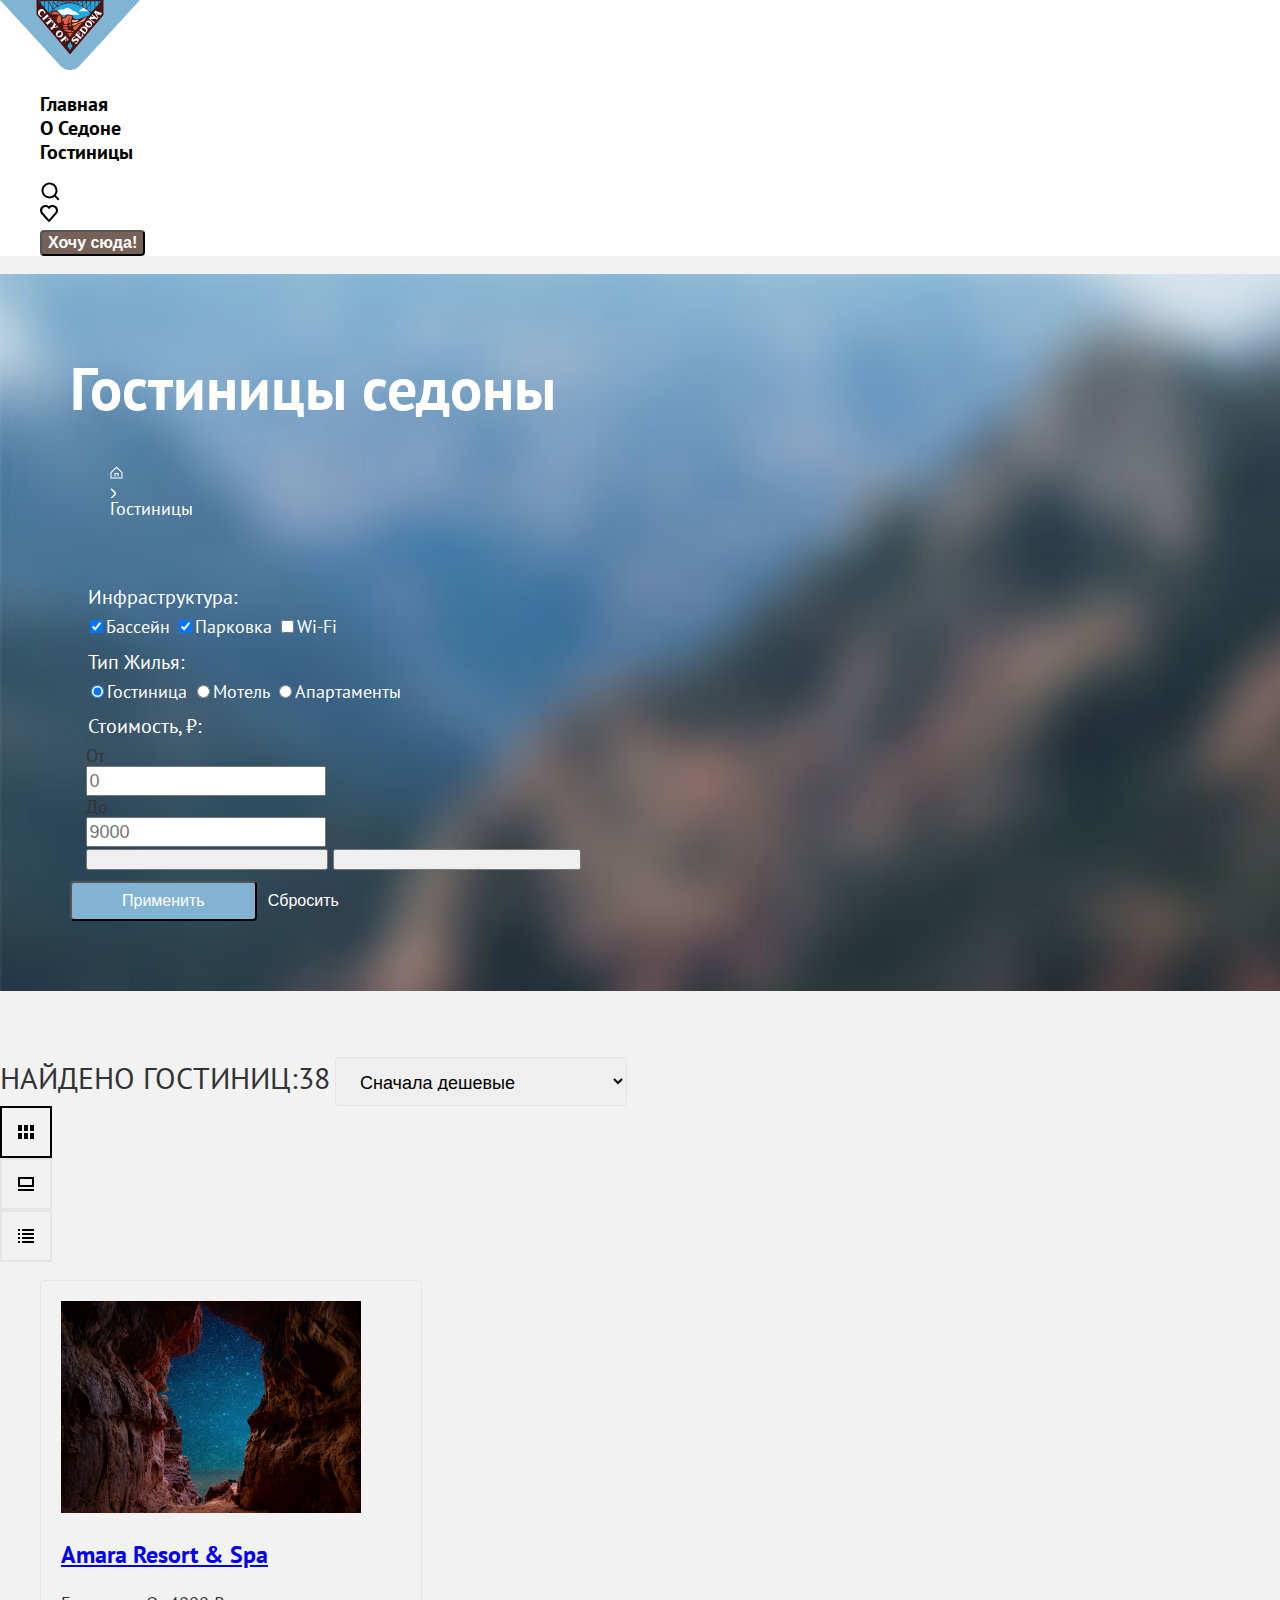
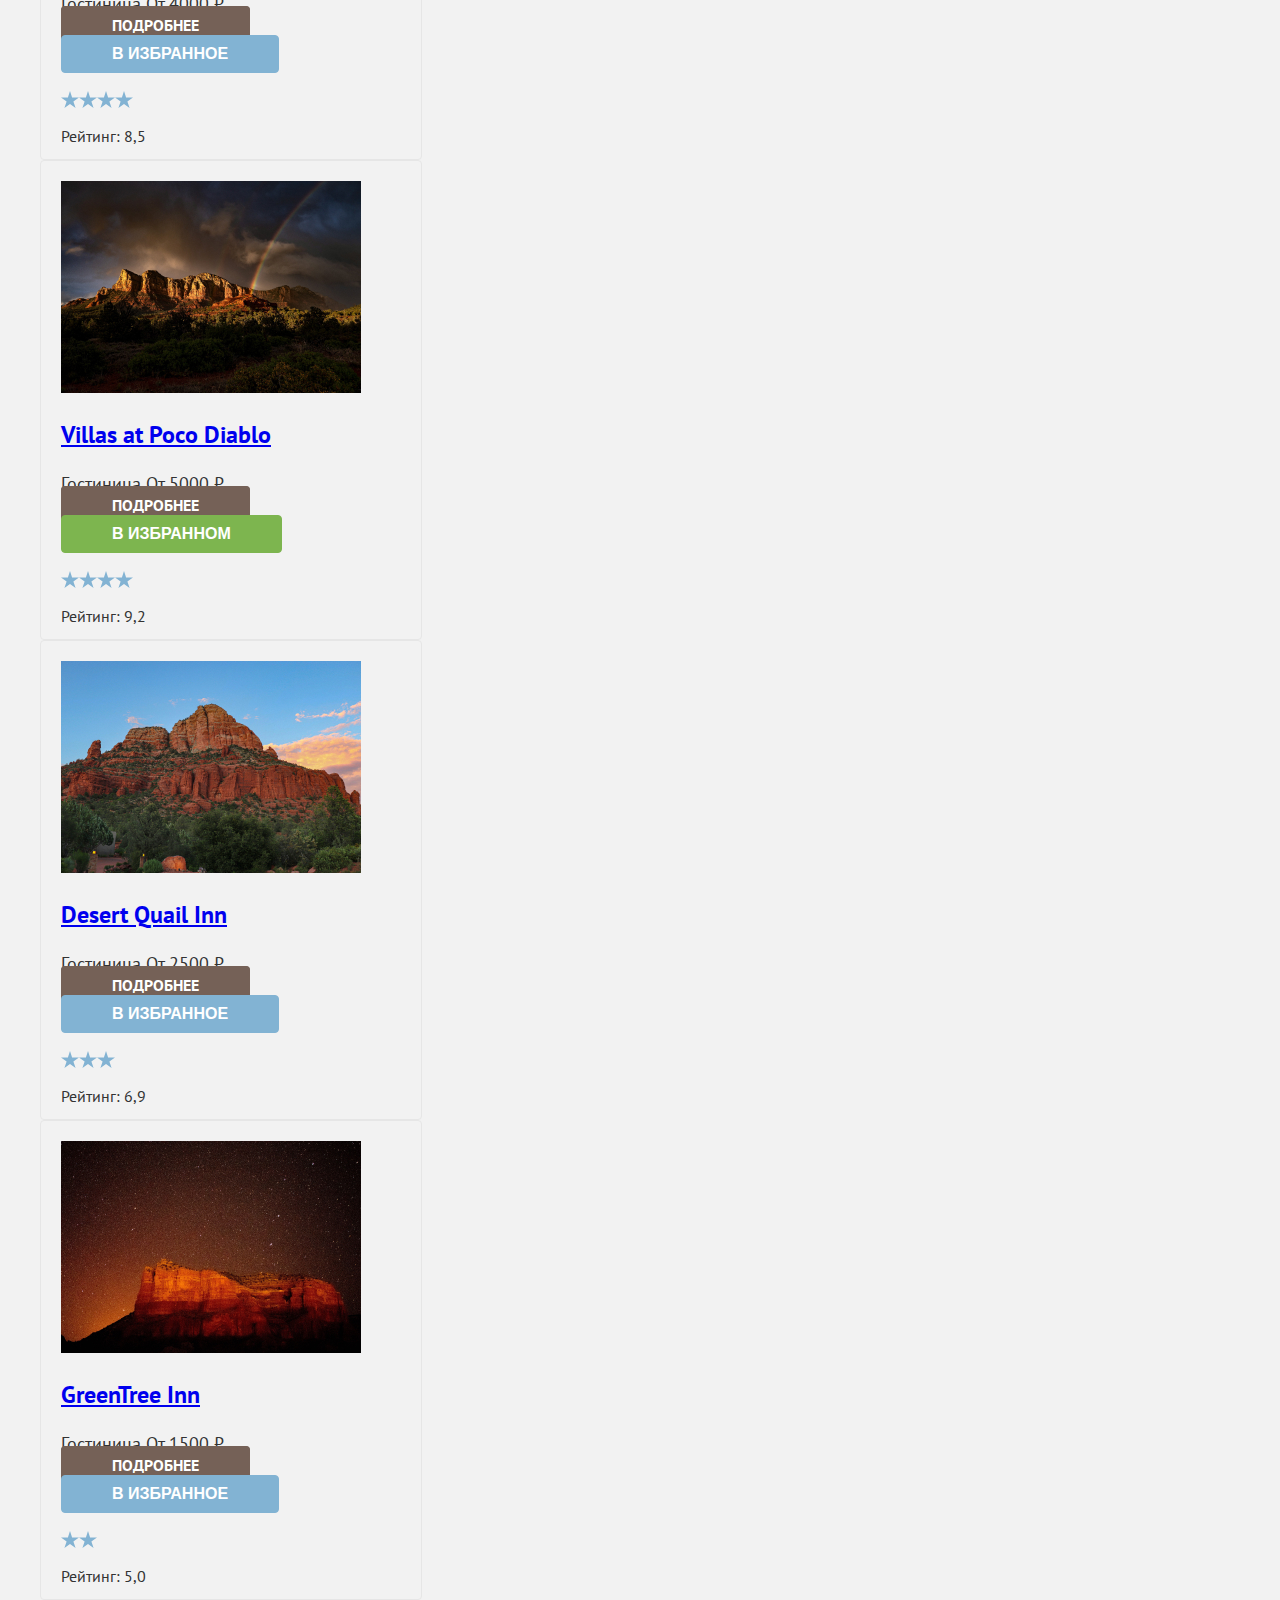
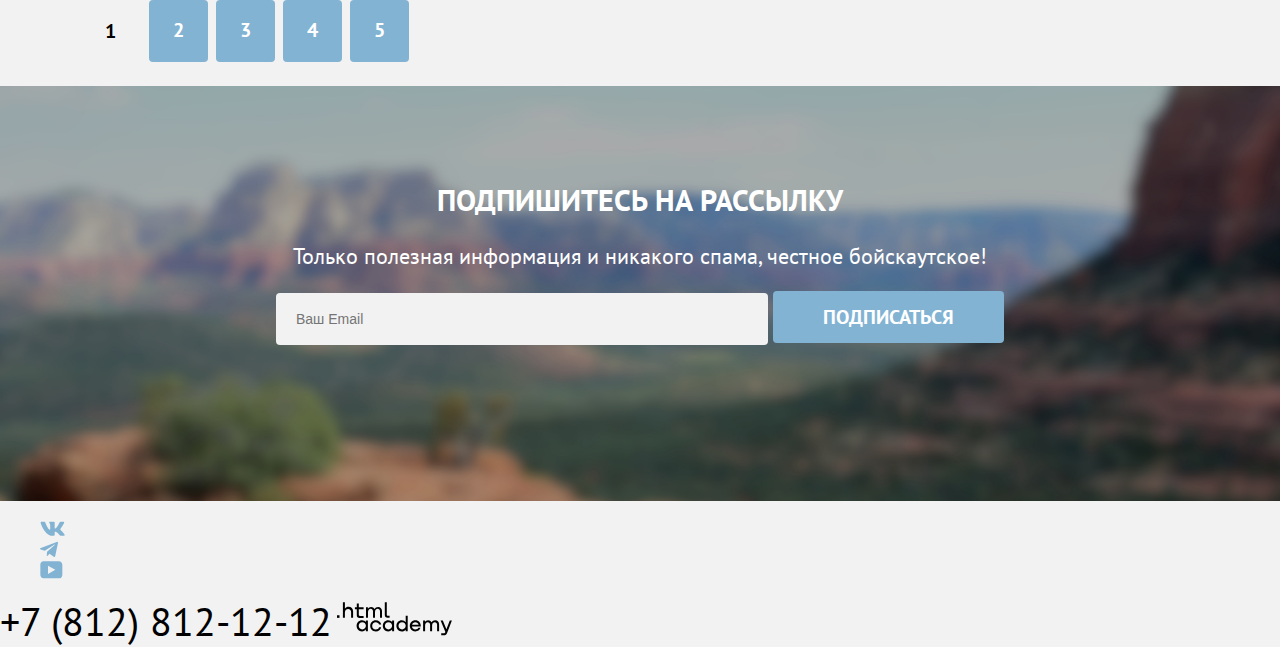
<file: 4/catalog.html>
<!DOCTYPE html>
<html lang="ru">
  <head>
    <meta charset="utf-8">
    <title>HTML Academy: Седона</title>
    <link rel="stylesheet" href="styles/styles.css">
    <base href="https://htmlacademy-htmlcss.github.io/2368321-sedona-37/4/">
</head>
  <body>
    <header class="page-header">
      <a class="logo" href="index.html"> <img src="images/logo.svg" width="140" heigh=70; alt="Логотип компании."></a>
      <nav class="navigation">
        <ul class="navigation-list">
          <li class="navigation-item">
            <a class="navigation-link navigation-active" href="index.html">Главная</a>
          </li>
          <li class="navigation-item">
            <a class="navigation-link" href="#">О Седоне</a>
          </li>
          <li class="navigation-item">
            <a class="navigation-link navigation-active" href="catalog.html">Гостиницы</a>
          </li>
        </ul>
        <ul class="navigation-list ">
          <li class="navigation-item">
            <a class="navigation-link navigation-user" href="#"> <span class="visually-hidden">Поиск</span></a>
          </li>
          <li class="navigation-item">
            <a class="navigation-link like" href="#"><span class="visually-hidden">Нравится</span></a>
          </li>
          <li class="navigation-item">
            <button class="navigation-item-button" type="button" >Хочу сюда!</button>
          </li>
        </ul>
      </nav>
    </header>

    <main class="main-iner">
    <div class="header-block">
    <header class="header-iner">
        <h1 class="header-iner-title">Гостиницы седоны</h1>
        <ul class="breadcrumbs">
          <li class="breadcrumbs-item">
            <a class="breadcrumbs-link" href="index.html">
              <span class="visually-hidden">вернуться на главную страницу</span>
            </a>
          </li>
          <li class="breadcrumbs-arow">
            <span class="visually-hidden">Стрелка</span>
          </li>
          <li class="breadcrumbs-item">
            <a class="breadcrumbs-hotels">Гостиницы</a>
          </li>
        </ul>
    </header>

        <section class="filter">
          <h2 class="visually-hidden">Поиск жилья</h2>
        <form class="catalog-filter" action="https://echo.htmlacademy.ru/" method="get">

          <fieldset class="catalog-filter-group">
          <legend class="catalog-filter-wrapper">Инфраструктура:</legend>
            <label class="catalog-list">
            <input class="catalog-link" type="checkbox" name="Pool" checked ><span class="catalog-text">Бассейн</span></span>
          </label>
            <label class="catalog-list">
              <input class="catalog-link" type="checkbox" name="parcking" checked><span class="catalog-text">Парковка</span>
            </label>
            <label class="catalog-list">
              <input class="catalog-link" type="checkbox" name="Wi-fi"><span class="catalog-text">Wi-Fi</span>
            </label>
        </fieldset>

        <fieldset class="catalog-filter-group">
          <legend class="catalog-filter-wrapper">Тип Жилья:</legend>
            <label class="catalog-list">
            <input class="catalog-link" type="radio" name="hotel-type" value="Hotel" checked ><span class="catalog-text">Гостиница</span>
          </label>
            <label class="catalog-list">
              <input class="catalog-link" type="radio" name="hotel-type" value="Motel"><span class="catalog-text">Мотель</span>
            </label>
            <label class="catalog-list">
              <input class="catalog-link" type="radio" name="hotel-type" value="Apartment" ><span class="catalog-text">Апартаменты</span>
            </label>
        </fieldset>

        <fieldset class="catalog-filter-group">
          <legend class="catalog-filter-wrapper price">Стоимость, ₽:</legend>
              <div class="cost-field field-one">
                <label class="cost-label" for="from">От</label>
                <input class="cost-input" type="number" name="from" placeholder="0">
              </div>
              <div class="cost-field field-two">
                <label class="cost-label" for="to">До</label>
                <input class="cost-input" type="number" name="to" placeholder="9000">
              </div>
              <div class="cost-range">
                <button class="button-range" type="button">
                  <span class="visually-hidden">установить минимальную стоимость</span>
                </button>
                <button class="button-range" type="button">
                  <span class="visually-hidden">установить максимальную стоимость</span>
                </button>
              </div>
          </fieldset>

          <button class="button-sybmit" type="sybmit" >Применить</button>
          <button class="button-reset" type="reset" >Сбросить</button>
        </form>
      </section>
    </div>
      <section class="catalog-search">
        <h2 class="visually-hidden">Результаты поиска</h2>
        <span class="catalog-search-title">Найдено гостиниц:38</span>
        <select class="select-control" aria-label="Сортировка">
          <option value="cheap" selected>Сначала дешевые</option>
          <option value="popular">Сначала популярные</option>
          <option value="expensive">Сначала дорогие</option>
        </select>
        <a href="#" class="button-icons">
          <span class="visually-hidden">Показать иконки</span>
        </a>
        <a href="#" class="button-img">
          <span class="visually-hidden">Показать карточки</span>
        </a>
        <a class="button-list" href="#">
          <span class="visually-hidden">Показать список</span>
        </a>

        <ul class="product">
          <li class="product-card">
            <a class="product-link" href="#">
              <img class="product-card-image" src="images/mountains-1.jpg" width="300" height="212" alt="Amara Resort & Spa">
              <h3 class="product-card-title">Amara Resort & Spa</h3>
            </a>
            <span class="product-list type">Гостиница</span>
            <span class="product-list price"> От 4000 ₽</span>
            <a class="product-link button" href="#">Подробнее</a>
            <button class="product-button" type="button" name="favorites">В избранное</button>
            <div class="reiting">
              <p class="stars stars-4">
                <span class="visually-hidden">4 звезды</span>
              </p>
              <p class="rate">Рейтинг:
                <span class="rate-value">8,5</span>
              </p>
            </div>
          </li>
          <li class="product-card">
            <a class="product-link" href="#">
              <img class="product-card-image" src="images/mountains-2.jpg" width="300" height="212" alt="Villas at Poco Diablo">
              <h3 class="product-card-title">Villas at Poco Diablo</h3>
            </a>
            <span class="product-list type">Гостиница</span>
            <span class="product-list price"> От 5000 ₽</span>
            <a class="product-link button" href="#">Подробнее</a>
            <button class="product-button active" type="button" name="favorites">В избранном</button>
            <div class="reiting">
              <p class="stars stars-4">
                <span class="visually-hidden">4 звезды</span>
              </p>
              <p class="rate">Рейтинг:
                <span class="rate-value">9,2</span>
              </p>
            </div>
          </li>
          <li class="product-card">
            <a class="product-link" href="#">
              <img class="product-card-image" src="images/mountains-3.jpg" width="300" height="212" alt="Desert Quail Inn">
              <h3 class="product-card-title">Desert Quail Inn</h3>
            </a>
            <span class="product-list type">Гостиница</span>
            <span class="product-list price"> От 2500 ₽</span>
            <a class="product-link button" href="#">Подробнее</a>
            <button class="product-button" type="button" name="favorites">В избранное</button>
            <div class="reiting">
              <p class="stars stars-3">
                <span class="visually-hidden">3 звезды</span>
              </p>
              <p class="rate">Рейтинг:
                <span class="rate-value">6,9</span>
              </p>
            </div>
          </li>
          <li class="product-card">
            <a class="product-link" href="#">
              <img class="product-card-image" src="images/mountains-4.jpg" width="300" height="212" alt="GreenTree Inn">
              <h3 class="product-card-title">GreenTree Inn</h3>
            </a>
            <span class="product-list type">Гостиница</span>
            <span class="product-list price"> От 1500 ₽</span>
            <a class="product-link button" href="#">Подробнее</a>
            <button class="product-button" type="button" name="favorites">В избранное</button>
            <div class="reiting">
              <p class="stars stars-2">
                <span class="visually-hidden">2 звезды</span>
              </p>
              <p class="rate">Рейтинг:
                <span class="rate-value">5,0</span>
              </p>
            </div>
          </li>
                  <ul class="pagination">
          <li class="pagination-item">
            <a class="pagination-link pagination-current" href="#">1</a>
          </li>
          <li class="pagination-item">
            <a class="pagination-link" href="#">2</a>
          </li>
          <li class="pagination-item">
            <a class="pagination-link" href="#">3</a>
          </li>
          <li class="pagination-item">
            <a class="pagination-link" href="#">4</a>
          </li>
          <li class="pagination-item">
            <a class="pagination-link" href="#">5</a>
          </li>
        </ul>
      </section>
      <section class="subscribe">
        <h2 class="subscribe-title">Подпишитесь на рассылку</h2>
        <p class="subscribe-text">Только полезная информация и никакого спама, честное бойскаутское!</p>
        <form action="https://echo.htmlacademy.ru/courses" method="post">
          <label>
            <input class="subscribe-fielder" type="Email" name="email-fielder" placeholder="Ваш Email">
          </label>
          <button class="subscribe-button" type="submit">Подписаться</button>
        </form>

      </section>
    </main >
    <footer class="main-footer">
      <ul class="social-list">
        <li class="social-item">
            <a class="social-link" href="#">
              <svg width="25" height="15" viewBox="0 0 25 15" fill="none" xmlns="http://www.w3.org/2000/svg" role="img" aria-label="Мы Вконтакте">
                <path fill-rule="evenodd" clip-rule="evenodd" d="M24.1164 1.80445C24.2824 1.25845 24.1164 0.856445 23.3214 0.856445H20.6964C20.0284 0.856445 19.7204 1.20345 19.5534 1.58645C19.5534 1.58645 18.2184 4.78245 16.3274 6.85845C15.7154 7.46045 15.4374 7.65145 15.1034 7.65145C14.9364 7.65145 14.6854 7.46045 14.6854 6.91345V1.80445C14.6854 1.14845 14.5014 0.856445 13.9454 0.856445H9.81738C9.40038 0.856445 9.14938 1.16045 9.14938 1.44945C9.14938 2.07045 10.0954 2.21445 10.1924 3.96245V7.76045C10.1924 8.59345 10.0394 8.74444 9.70538 8.74444C8.81538 8.74444 6.65038 5.53345 5.36538 1.85945C5.11638 1.14445 4.86438 0.856445 4.19338 0.856445H1.56638C0.816382 0.856445 0.666382 1.20345 0.666382 1.58645C0.666382 2.26845 1.55638 5.65645 4.81138 10.1374C6.98138 13.1974 10.0364 14.8564 12.8194 14.8564C14.4884 14.8564 14.6944 14.4884 14.6944 13.8534V11.5404C14.6944 10.8034 14.8524 10.6564 15.3814 10.6564C15.7714 10.6564 16.4384 10.8484 17.9964 12.3234C19.7764 14.0724 20.0694 14.8564 21.0714 14.8564H23.6964C24.4464 14.8564 24.8224 14.4884 24.6064 13.7604C24.3684 13.0364 23.5184 11.9854 22.3914 10.7384C21.7794 10.0284 20.8614 9.26345 20.5824 8.88045C20.1934 8.38945 20.3044 8.17044 20.5824 7.73345C20.5824 7.73345 23.7824 3.30745 24.1154 1.80445H24.1164Z" fill="#83B3D3"/>
                </svg>
            </a>
        </li>
        <li class="social-item">
          <a class="social-link" href="#">
            <svg width="18" height="16" viewBox="0 0 18 16" fill="none" xmlns="http://www.w3.org/2000/svg" role="img" aria-label="Мы в Телеграме">
              <path d="M16.785 0.955705L0.840489 7.1042C-0.247661 7.54126 -0.241365 8.14828 0.640845 8.41897L4.73445 9.69597L14.2058 3.72014C14.6537 3.44766 15.0629 3.59424 14.7265 3.89281L7.05283 10.8183H7.05103L7.05283 10.8192L6.77045 15.0387C7.18413 15.0387 7.36669 14.8489 7.59871 14.625L9.58705 12.6915L13.7229 15.7464C14.4855 16.1664 15.0332 15.9506 15.2229 15.0405L17.9379 2.2453C18.2158 1.13107 17.5126 0.626562 16.785 0.955705Z" fill="#83B3D3"/>
              </svg>
            </a>
        </li>
        <li class="social-item">
          <a class="social-link" href="#">
            <svg width="23" height="18" viewBox="0 0 23 18" fill="none" xmlns="http://www.w3.org/2000/svg" role="img" aria-label="Мы в Ютубе">
              <path d="M18.9402 0.356445H3.50738C1.64668 0.356445 0.333252 1.9502 0.333252 3.75645V13.8502C0.333252 15.7627 1.64668 17.3564 3.50738 17.3564H19.1591C20.8009 17.3564 22.3333 15.7627 22.3333 13.9564V3.75645C22.1143 1.9502 20.8009 0.356445 18.9402 0.356445ZM7.99494 12.8939V4.81894L15.3283 8.85645L7.99494 12.8939Z" fill="#83B3D3"/>
              </svg>
            </a>
        </li>
    </ul>
<a class="phone" href="tel:+78128121212">+7 (812) 812-12-12</a>
<a class="Academy" href="#"><svg width="115" height="34" viewBox="0 0 115 34" fill="none" xmlns="http://www.w3.org/2000/svg" role="img" aria-label="Сайт HTML Academy">
  <path d="M0 13.2564V15.8564H2.5V13.2564H0Z" fill="black"/>
  <path d="M11.6 4.85645C10 4.85645 8.8 5.55645 8 6.55645H7.9V0.356445H5.9V15.8564H7.9V10.5564C7.9 8.45645 9.2 6.95645 11.2 6.95645C13 6.95645 14.1 8.35645 14.1 10.1564V15.8564H16.1V9.75644C16.2 6.75644 14.3 4.85645 11.6 4.85645Z" fill="black"/>
  <path d="M26.6 5.15645H21.8V1.45645H19.8V5.25645H17.9V7.25645H19.8V13.2564C19.8 14.9564 20.8 15.9564 22.5 15.9564H26.6V13.9564H22.9C22.2 13.9564 21.8 13.5564 21.8 12.8564V7.15645H26.6V5.15645Z" fill="black"/>
  <path d="M41.1 4.95645C39.5 4.95645 38.2 5.75644 37.6 7.05645H37.5C36.9 5.85645 35.7 4.95645 34.1 4.95645C32.7 4.95645 31.6 5.75645 31 6.75645H30.9V5.15645H29V15.7564H31V10.3564C31 8.35645 32 6.85645 33.6 6.85645C35.1 6.85645 36 7.85645 36 9.45645V15.7564H38V10.1564C38 7.75645 39.4 6.85645 40.6 6.85645C42.1 6.85645 43 7.85645 43 9.45645V15.7564H45V9.25644C45.1 6.75644 43.6 4.95645 41.1 4.95645Z" fill="black"/>
  <path d="M47.8 13.0564C47.8 14.7564 48.8 15.7564 50.6 15.7564H52.6V13.7564H50.9C50.2 13.7564 49.8 13.3564 49.8 12.6564V0.356445H47.8V13.0564Z" fill="black"/>
  <path d="M28.9 20.0564C28 18.9564 26.7 18.2564 25 18.2564C21.9 18.2564 19.6 20.5564 19.6 23.8564C19.6 27.1564 21.9 29.4564 25 29.4564C26.8 29.4564 28 28.6564 28.8 27.5564H28.9V29.1564H30.9V18.5564H28.9V20.0564ZM25.3 27.4564C23.1 27.4564 21.7 25.8564 21.7 23.8564C21.7 21.8564 23.1 20.2564 25.3 20.2564C27.5 20.2564 28.9 21.8564 28.9 23.8564C28.9 25.7564 27.5 27.4564 25.3 27.4564Z" fill="black"/>
  <path d="M44.2 22.3564C43.7 19.9564 41.6 18.2564 38.8 18.2564C35.4 18.2564 33.2 20.7564 33.2 23.8564C33.2 26.9564 35.4 29.4564 38.8 29.4564C41.6 29.4564 43.7 27.6564 44.2 25.2564H42.1C41.7 26.5564 40.4 27.5564 38.8 27.5564C36.6 27.5564 35.2 25.9564 35.2 23.9564C35.2 21.9564 36.6 20.3564 38.8 20.3564C40.4 20.3564 41.6 21.3564 42.1 22.5564H44.2V22.3564Z" fill="black"/>
  <path d="M55.1 20.0564C54.2 18.9564 52.9 18.2564 51.2 18.2564C48.1 18.2564 45.8 20.5564 45.8 23.8564C45.8 27.1564 48.1 29.4564 51.2 29.4564C53 29.4564 54.2 28.6564 55 27.5564H55.1V29.1564H57.1V18.5564H55.1V20.0564ZM51.5 27.4564C49.3 27.4564 47.9 25.8564 47.9 23.8564C47.9 21.8564 49.3 20.2564 51.5 20.2564C53.7 20.2564 55.1 21.8564 55.1 23.8564C55.1 25.7564 53.6 27.4564 51.5 27.4564Z" fill="black"/>
  <path d="M68.7 20.1564C67.8 19.0564 66.5 18.2564 64.8 18.2564C61.7 18.2564 59.4 20.5564 59.4 23.8564C59.4 27.1564 61.6 29.4564 64.8 29.4564C66.5 29.4564 67.8 28.6564 68.6 27.6564H68.7V29.1564H70.7V13.7564H68.7V20.1564ZM65.1 27.4564C62.9 27.4564 61.5 25.8564 61.5 23.8564C61.5 21.8564 62.9 20.2564 65.1 20.2564C67.3 20.2564 68.7 21.8564 68.7 23.8564C68.6 25.8564 67.2 27.4564 65.1 27.4564Z" fill="black"/>
  <path d="M78.3 18.2564C75 18.2564 72.8 20.7564 72.8 23.8564C72.8 26.8564 74.9 29.4564 78.3 29.4564C80.8 29.4564 82.8 28.1564 83.5 25.8564H81.4C80.9 26.8564 79.8 27.4564 78.4 27.4564C76.5 27.4564 75.1 26.1564 75 24.5564H83.8C84 20.9564 81.8 18.2564 78.3 18.2564ZM78.3 20.1564C80 20.1564 81.3 21.1564 81.6 22.7564H75.1C75.4 21.2564 76.6 20.1564 78.3 20.1564Z" fill="black"/>
  <path d="M98.2 18.2564C96.6 18.2564 95.3 19.0564 94.6 20.2564H94.5C93.9 19.0564 92.7 18.2564 91.1 18.2564C89.7 18.2564 88.6 18.9564 88 20.0564V18.5564H86.1V29.1564H88.1V23.7564C88.1 21.7564 89.1 20.3564 90.7 20.2564C92.2 20.2564 93.1 21.2564 93.1 22.8564V29.1564H95.1V23.5564C95.1 21.1564 96.5 20.2564 97.7 20.2564C99.2 20.2564 100.1 21.2564 100.1 22.8564V29.1564H102.1V22.6564C102.2 20.0564 100.7 18.2564 98.2 18.2564Z" fill="black"/>
  <path d="M109.4 27.3564L105.8 18.4564H103.6L108.4 30.0564C108.1 30.9564 107.7 31.2564 106.7 31.2564H104.2V33.2564H106.7C108.5 33.2564 109.5 32.4564 110.2 30.6564L114.9 18.4564H112.8L109.4 27.3564Z" fill="black"/>
  </svg></a>
    </footer>
  </body>
</html>
</file>
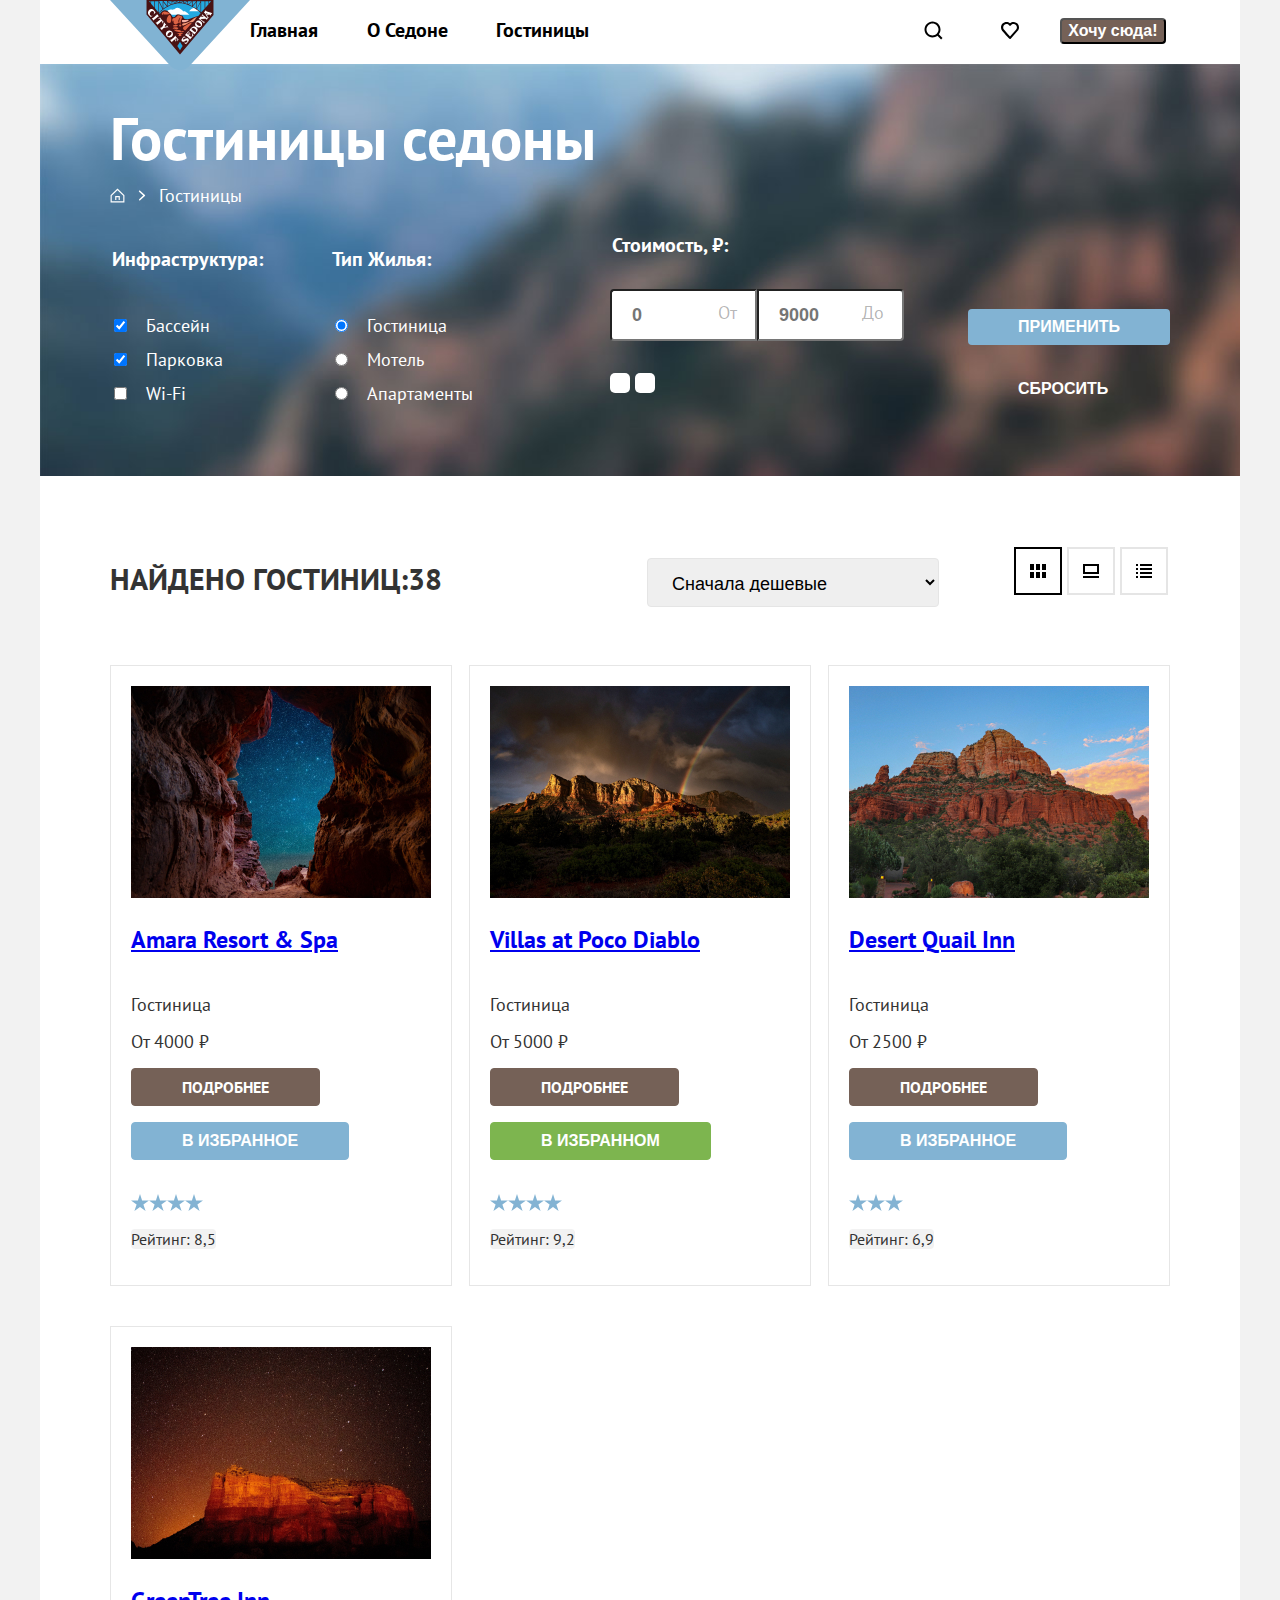
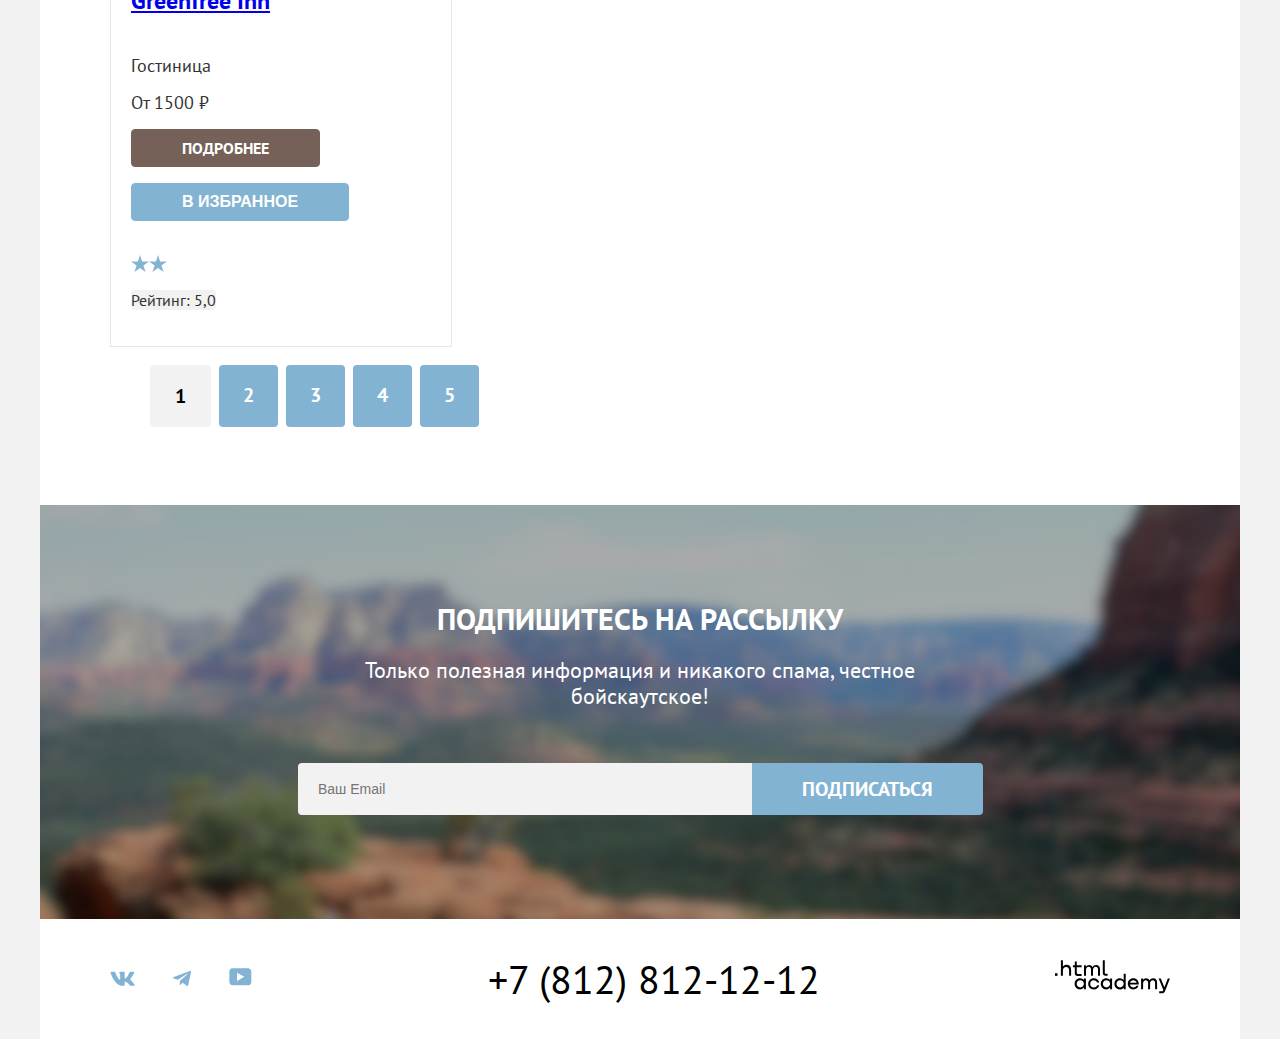
<file: 5/catalog.html>
<!DOCTYPE html>
<html lang="ru">
  <head>
    <meta charset="utf-8">
    <title>HTML Academy: Седона</title>
    <link rel="stylesheet" href="styles/styles.css">
    <base href="https://htmlacademy-htmlcss.github.io/2368321-sedona-37/5/">
</head>
  <body>
    <header class="page-header">
      <nav class="navigation">
        <a class="logo" href="index.html"> <img src="images/logo.svg" width="140" heigh=70; alt="Логотип компании."></a>
        <ul class="navigation-list">
          <li class="navigation-item">
            <a class="navigation-link navigation-active" href="index.html">Главная</a>
          </li>
          <li class="navigation-item">
            <a class="navigation-link" href="#">О Седоне</a>
          </li>
          <li class="navigation-item">
            <a class="navigation-link navigation-active" href="catalog.html">Гостиницы</a>
          </li>
        </ul>
        <ul class="navigation-user">
          <li class="navigation-item">
            <a class="navigation-link navigation-search" href="#"> <span class="visually-hidden">Поиск</span></a>
          </li>
          <li class="navigation-item">
            <a class="navigation-link like" href="#"><span class="visually-hidden">Нравится</span></a>
          </li>
          <li class="navigation-item">
            <button class="navigation-item-button" type="button" >Хочу сюда!</button>
          </li>
        </ul>
      </nav>
    </header>

    <main class="main-container main-inner">
    <div class="header-block">
    <header class="header-iner">
        <h1 class="header-iner-title">Гостиницы седоны</h1>
        <ul class="breadcrumbs">
          <li class="breadcrumbs-item">
            <a class="breadcrumbs-link" href="index.html">
              <span class="visually-hidden">вернуться на главную страницу</span>
            </a>
          </li>
          <li class="breadcrumbs-item">
            <p class="breadcrumbs-hotels">Гостиницы</p>
          </li>
        </ul>
        <section class="filter">
          <h2 class="visually-hidden">Поиск жилья</h2>
        <form class="catalog-filter" action="https://echo.htmlacademy.ru/" method="get">

          <fieldset class="catalog-filter-group">
          <legend class="catalog-filter-wrapper">Инфраструктура:</legend>
            <label class="catalog-list">
            <input class="catalog-link" type="checkbox" name="Pool" checked ><span class="catalog-text">Бассейн</span></span>
          </label>
            <label class="catalog-list">
              <input class="catalog-link" type="checkbox" name="parcking" checked><span class="catalog-text">Парковка</span>
            </label>
            <label class="catalog-list">
              <input class="catalog-link" type="checkbox" name="Wi-fi"><span class="catalog-text">Wi-Fi</span>
            </label>
        </fieldset>

        <fieldset class="catalog-filter-group">
          <legend class="catalog-filter-wrapper">Тип Жилья:</legend>
            <label class="catalog-list">
            <input class="catalog-link" type="radio" name="hotel-type" value="Hotel" checked ><span class="catalog-text">Гостиница</span>
          </label>
            <label class="catalog-list">
              <input class="catalog-link" type="radio" name="hotel-type" value="Motel"><span class="catalog-text">Мотель</span>
            </label>
            <label class="catalog-list">
              <input class="catalog-link" type="radio" name="hotel-type" value="Apartment" ><span class="catalog-text">Апартаменты</span>
            </label>
        </fieldset>

        <fieldset class="catalog-filter-group price">
          <legend class="catalog-filter-wrapper">Стоимость, ₽:</legend>

              <div class="cost-field">
                <label class="cost-label" for="from">
                <input class="cost-input min-price" type="number" name="from" placeholder="0">
              <span>От</span>
              </label>
                <label class="cost-label" for="to">
                <input class="cost-input max-price" type="number" name="to" placeholder="9000">
              <span>До</span>
            </label>
            </div>
              <div class="cost-range">
                <button class="button-range" type="button">
                  <span class="visually-hidden">установить минимальную стоимость</span>
                </button>
                <button class="button-range" type="button">
                  <span class="visually-hidden">установить максимальную стоимость</span>
                </button>
              </div>
          </fieldset>

          <div class="button-wrapper">
          <button class="button-sybmit" type="sybmit" >Применить</button>
          <button class="button-reset" type="reset" >Сбросить</button>
          </div>
        </form>
      </section>
    </header>
    </div>
      <section class="catalog-search">
        <h2 class="visually-hidden">Результаты поиска</h2>
        <span class="catalog-search-title">Найдено гостиниц:38</span>
        <select class="select-control" aria-label="Сортировка">
          <option value="cheap" selected>Сначала дешевые</option>
          <option value="popular">Сначала популярные</option>
          <option value="expensive">Сначала дорогие</option>
        </select>
        <span class="button-card">
          <button class="button-icons" type="button">
          <span class="visually-hidden">Показать иконки</span>
        </button>
        <button class="button-img" type="button">
          <span class="visually-hidden">Показать карточки</span>
        </button>
        <button class="button-list" type="button">
          <span class="visually-hidden">Показать список</span>
        </button>
        </span>
        <ul class="product">
          <li class="product-card">
            <a class="product-link" href="#">
              <img class="product-card-image" src="images/mountains-1.jpg" width="300" height="212" alt="Amara Resort & Spa">
              <h3 class="product-card-title">Amara Resort & Spa</h3>
            </a>
            <span class="product-list type">Гостиница</span>
            <span class="product-list price"> От 4000 ₽</span>
            <a class="product-link button" href="#">Подробнее</a>
            <button class="product-button" type="button" name="favorites">В избранное</button>
            <div class="reiting">
              <p class="stars stars-4">
                <span class="visually-hidden">4 звезды</span>
              </p>
              <p class="rate">Рейтинг: 8,5</p>
            </div>
          </li>
          <li class="product-card">
            <a class="product-link" href="#">
              <img class="product-card-image" src="images/mountains-2.jpg" width="300" height="212" alt="Villas at Poco Diablo">
              <h3 class="product-card-title">Villas at Poco Diablo</h3>
            </a>
            <span class="product-list type">Гостиница</span>
            <span class="product-list price"> От 5000 ₽</span>
            <a class="product-link button" href="#">Подробнее</a>
            <button class="product-button active" type="button" name="favorites">В избранном</button>
            <div class="reiting">
              <p class="stars stars-4">
                <span class="visually-hidden">4 звезды</span>
              </p>
              <p class="rate">Рейтинг: 9,2</p>
            </div>
          </li>
          <li class="product-card">
            <a class="product-link" href="#">
              <img class="product-card-image" src="images/mountains-3.jpg" width="300" height="212" alt="Desert Quail Inn">
              <h3 class="product-card-title">Desert Quail Inn</h3>
            </a>
            <span class="product-list type">Гостиница</span>
            <span class="product-list price"> От 2500 ₽</span>
            <a class="product-link button" href="#">Подробнее</a>
            <button class="product-button" type="button" name="favorites">В избранное</button>
            <div class="reiting">
              <p class="stars stars-3">
                <span class="visually-hidden">3 звезды</span>
              </p>
              <p class="rate">Рейтинг: 6,9</p>
            </div>
          </li>
          <li class="product-card">
            <a class="product-link" href="#">
              <img class="product-card-image" src="images/mountains-4.jpg" width="300" height="212" alt="GreenTree Inn">
              <h3 class="product-card-title">GreenTree Inn</h3>
            </a>
            <span class="product-list type">Гостиница</span>
            <span class="product-list price"> От 1500 ₽</span>
            <a class="product-link button" href="#">Подробнее</a>
            <button class="product-button" type="button" name="favorites">В избранное</button>
            <div class="reiting">
              <p class="stars stars-2">
                <span class="visually-hidden">2 звезды</span>
              </p>
              <p class="rate">Рейтинг: 5,0</p>
            </div>
          </li>
        </ul>
                  <ul class="pagination">
          <li class="pagination-item">
            <a class="pagination-link pagination-current" href="#">1</a>
          </li>
          <li class="pagination-item">
            <a class="pagination-link" href="#">2</a>
          </li>
          <li class="pagination-item">
            <a class="pagination-link" href="#">3</a>
          </li>
          <li class="pagination-item">
            <a class="pagination-link" href="#">4</a>
          </li>
          <li class="pagination-item">
            <a class="pagination-link" href="#">5</a>
          </li>
        </ul>
      </section>
      <section class="subscribe">
        <h2 class="subscribe-title">Подпишитесь на рассылку</h2>
        <p class="subscribe-text">Только полезная информация и никакого спама, честное бойскаутское!</p>
        <form class="subscribe-form"action="https://echo.htmlacademy.ru/courses" method="get">
          <label>
            <input class="subscribe-fielder" type="Email" name="email-fielder" placeholder="Ваш Email">
          </label>
          <button class="subscribe-button" type="submit">Подписаться</button>
        </form>

      </section>
    </main >
    <footer class="main-footer">
      <div class="footer-social">
      <ul class="social-list">
        <li class="social-item">
            <a class="social-link" href="#">
              <svg width="25" height="15" viewBox="0 0 25 15" fill="none" xmlns="http://www.w3.org/2000/svg" role="img" aria-label="Мы Вконтакте">
                <path fill-rule="evenodd" clip-rule="evenodd" d="M24.1164 1.80445C24.2824 1.25845 24.1164 0.856445 23.3214 0.856445H20.6964C20.0284 0.856445 19.7204 1.20345 19.5534 1.58645C19.5534 1.58645 18.2184 4.78245 16.3274 6.85845C15.7154 7.46045 15.4374 7.65145 15.1034 7.65145C14.9364 7.65145 14.6854 7.46045 14.6854 6.91345V1.80445C14.6854 1.14845 14.5014 0.856445 13.9454 0.856445H9.81738C9.40038 0.856445 9.14938 1.16045 9.14938 1.44945C9.14938 2.07045 10.0954 2.21445 10.1924 3.96245V7.76045C10.1924 8.59345 10.0394 8.74444 9.70538 8.74444C8.81538 8.74444 6.65038 5.53345 5.36538 1.85945C5.11638 1.14445 4.86438 0.856445 4.19338 0.856445H1.56638C0.816382 0.856445 0.666382 1.20345 0.666382 1.58645C0.666382 2.26845 1.55638 5.65645 4.81138 10.1374C6.98138 13.1974 10.0364 14.8564 12.8194 14.8564C14.4884 14.8564 14.6944 14.4884 14.6944 13.8534V11.5404C14.6944 10.8034 14.8524 10.6564 15.3814 10.6564C15.7714 10.6564 16.4384 10.8484 17.9964 12.3234C19.7764 14.0724 20.0694 14.8564 21.0714 14.8564H23.6964C24.4464 14.8564 24.8224 14.4884 24.6064 13.7604C24.3684 13.0364 23.5184 11.9854 22.3914 10.7384C21.7794 10.0284 20.8614 9.26345 20.5824 8.88045C20.1934 8.38945 20.3044 8.17044 20.5824 7.73345C20.5824 7.73345 23.7824 3.30745 24.1154 1.80445H24.1164Z" fill="#83B3D3"/>
                </svg>
            </a>
        </li>
        <li class="social-item">
          <a class="social-link" href="#">
            <svg width="18" height="16" viewBox="0 0 18 16" fill="none" xmlns="http://www.w3.org/2000/svg" role="img" aria-label="Мы в Телеграме">
              <path d="M16.785 0.955705L0.840489 7.1042C-0.247661 7.54126 -0.241365 8.14828 0.640845 8.41897L4.73445 9.69597L14.2058 3.72014C14.6537 3.44766 15.0629 3.59424 14.7265 3.89281L7.05283 10.8183H7.05103L7.05283 10.8192L6.77045 15.0387C7.18413 15.0387 7.36669 14.8489 7.59871 14.625L9.58705 12.6915L13.7229 15.7464C14.4855 16.1664 15.0332 15.9506 15.2229 15.0405L17.9379 2.2453C18.2158 1.13107 17.5126 0.626562 16.785 0.955705Z" fill="#83B3D3"/>
              </svg>
            </a>
        </li>
        <li class="social-item">
          <a class="social-link" href="#">
            <svg width="23" height="18" viewBox="0 0 23 18" fill="none" xmlns="http://www.w3.org/2000/svg" role="img" aria-label="Мы в Ютубе">
              <path d="M18.9402 0.356445H3.50738C1.64668 0.356445 0.333252 1.9502 0.333252 3.75645V13.8502C0.333252 15.7627 1.64668 17.3564 3.50738 17.3564H19.1591C20.8009 17.3564 22.3333 15.7627 22.3333 13.9564V3.75645C22.1143 1.9502 20.8009 0.356445 18.9402 0.356445ZM7.99494 12.8939V4.81894L15.3283 8.85645L7.99494 12.8939Z" fill="#83B3D3"/>
              </svg>
            </a>
        </li>
    </ul>
<a class="phone" href="tel:+78128121212">+7 (812) 812-12-12</a>
<a class="Academy" href="#"><svg width="115" height="34" viewBox="0 0 115 34" fill="none" xmlns="http://www.w3.org/2000/svg" role="img" aria-label="Сайт HTML Academy">
  <path d="M0 13.2564V15.8564H2.5V13.2564H0Z" fill="black"/>
  <path d="M11.6 4.85645C10 4.85645 8.8 5.55645 8 6.55645H7.9V0.356445H5.9V15.8564H7.9V10.5564C7.9 8.45645 9.2 6.95645 11.2 6.95645C13 6.95645 14.1 8.35645 14.1 10.1564V15.8564H16.1V9.75644C16.2 6.75644 14.3 4.85645 11.6 4.85645Z" fill="black"/>
  <path d="M26.6 5.15645H21.8V1.45645H19.8V5.25645H17.9V7.25645H19.8V13.2564C19.8 14.9564 20.8 15.9564 22.5 15.9564H26.6V13.9564H22.9C22.2 13.9564 21.8 13.5564 21.8 12.8564V7.15645H26.6V5.15645Z" fill="black"/>
  <path d="M41.1 4.95645C39.5 4.95645 38.2 5.75644 37.6 7.05645H37.5C36.9 5.85645 35.7 4.95645 34.1 4.95645C32.7 4.95645 31.6 5.75645 31 6.75645H30.9V5.15645H29V15.7564H31V10.3564C31 8.35645 32 6.85645 33.6 6.85645C35.1 6.85645 36 7.85645 36 9.45645V15.7564H38V10.1564C38 7.75645 39.4 6.85645 40.6 6.85645C42.1 6.85645 43 7.85645 43 9.45645V15.7564H45V9.25644C45.1 6.75644 43.6 4.95645 41.1 4.95645Z" fill="black"/>
  <path d="M47.8 13.0564C47.8 14.7564 48.8 15.7564 50.6 15.7564H52.6V13.7564H50.9C50.2 13.7564 49.8 13.3564 49.8 12.6564V0.356445H47.8V13.0564Z" fill="black"/>
  <path d="M28.9 20.0564C28 18.9564 26.7 18.2564 25 18.2564C21.9 18.2564 19.6 20.5564 19.6 23.8564C19.6 27.1564 21.9 29.4564 25 29.4564C26.8 29.4564 28 28.6564 28.8 27.5564H28.9V29.1564H30.9V18.5564H28.9V20.0564ZM25.3 27.4564C23.1 27.4564 21.7 25.8564 21.7 23.8564C21.7 21.8564 23.1 20.2564 25.3 20.2564C27.5 20.2564 28.9 21.8564 28.9 23.8564C28.9 25.7564 27.5 27.4564 25.3 27.4564Z" fill="black"/>
  <path d="M44.2 22.3564C43.7 19.9564 41.6 18.2564 38.8 18.2564C35.4 18.2564 33.2 20.7564 33.2 23.8564C33.2 26.9564 35.4 29.4564 38.8 29.4564C41.6 29.4564 43.7 27.6564 44.2 25.2564H42.1C41.7 26.5564 40.4 27.5564 38.8 27.5564C36.6 27.5564 35.2 25.9564 35.2 23.9564C35.2 21.9564 36.6 20.3564 38.8 20.3564C40.4 20.3564 41.6 21.3564 42.1 22.5564H44.2V22.3564Z" fill="black"/>
  <path d="M55.1 20.0564C54.2 18.9564 52.9 18.2564 51.2 18.2564C48.1 18.2564 45.8 20.5564 45.8 23.8564C45.8 27.1564 48.1 29.4564 51.2 29.4564C53 29.4564 54.2 28.6564 55 27.5564H55.1V29.1564H57.1V18.5564H55.1V20.0564ZM51.5 27.4564C49.3 27.4564 47.9 25.8564 47.9 23.8564C47.9 21.8564 49.3 20.2564 51.5 20.2564C53.7 20.2564 55.1 21.8564 55.1 23.8564C55.1 25.7564 53.6 27.4564 51.5 27.4564Z" fill="black"/>
  <path d="M68.7 20.1564C67.8 19.0564 66.5 18.2564 64.8 18.2564C61.7 18.2564 59.4 20.5564 59.4 23.8564C59.4 27.1564 61.6 29.4564 64.8 29.4564C66.5 29.4564 67.8 28.6564 68.6 27.6564H68.7V29.1564H70.7V13.7564H68.7V20.1564ZM65.1 27.4564C62.9 27.4564 61.5 25.8564 61.5 23.8564C61.5 21.8564 62.9 20.2564 65.1 20.2564C67.3 20.2564 68.7 21.8564 68.7 23.8564C68.6 25.8564 67.2 27.4564 65.1 27.4564Z" fill="black"/>
  <path d="M78.3 18.2564C75 18.2564 72.8 20.7564 72.8 23.8564C72.8 26.8564 74.9 29.4564 78.3 29.4564C80.8 29.4564 82.8 28.1564 83.5 25.8564H81.4C80.9 26.8564 79.8 27.4564 78.4 27.4564C76.5 27.4564 75.1 26.1564 75 24.5564H83.8C84 20.9564 81.8 18.2564 78.3 18.2564ZM78.3 20.1564C80 20.1564 81.3 21.1564 81.6 22.7564H75.1C75.4 21.2564 76.6 20.1564 78.3 20.1564Z" fill="black"/>
  <path d="M98.2 18.2564C96.6 18.2564 95.3 19.0564 94.6 20.2564H94.5C93.9 19.0564 92.7 18.2564 91.1 18.2564C89.7 18.2564 88.6 18.9564 88 20.0564V18.5564H86.1V29.1564H88.1V23.7564C88.1 21.7564 89.1 20.3564 90.7 20.2564C92.2 20.2564 93.1 21.2564 93.1 22.8564V29.1564H95.1V23.5564C95.1 21.1564 96.5 20.2564 97.7 20.2564C99.2 20.2564 100.1 21.2564 100.1 22.8564V29.1564H102.1V22.6564C102.2 20.0564 100.7 18.2564 98.2 18.2564Z" fill="black"/>
  <path d="M109.4 27.3564L105.8 18.4564H103.6L108.4 30.0564C108.1 30.9564 107.7 31.2564 106.7 31.2564H104.2V33.2564H106.7C108.5 33.2564 109.5 32.4564 110.2 30.6564L114.9 18.4564H112.8L109.4 27.3564Z" fill="black"/>
  </svg></a>
      </div>
    </footer>
  </body>
</html>
</file>
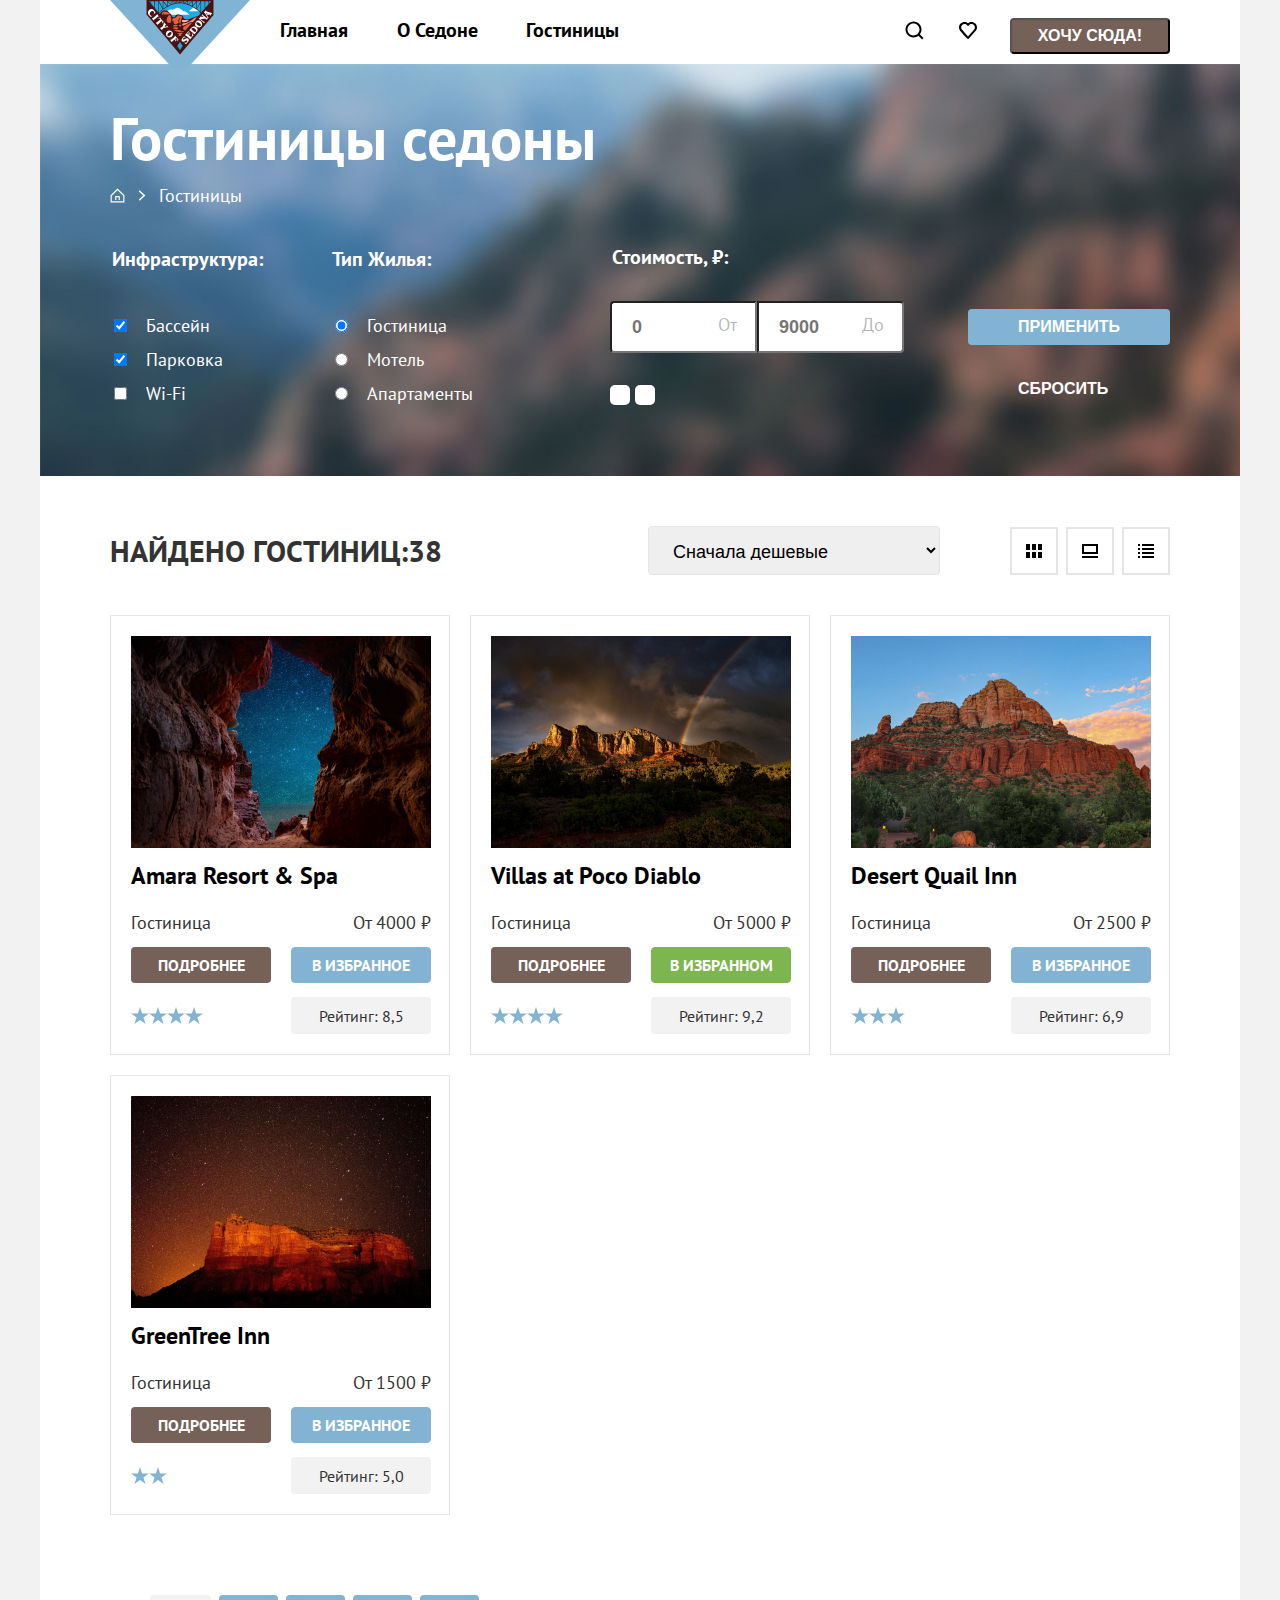
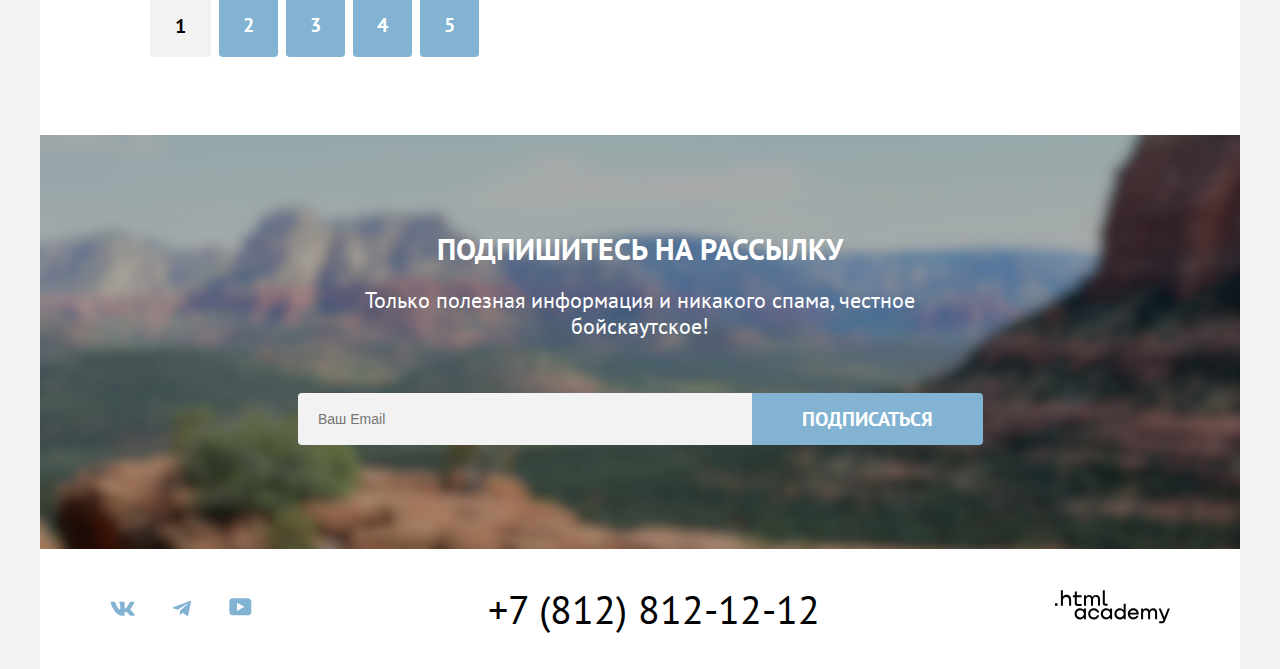
<file: 6/catalog.html>
<!DOCTYPE html>
<html lang="ru">

  <head>
    <meta charset="utf-8">
    <title>HTML Academy: Седона</title>
    <link rel="stylesheet" href="styles/styles.css">
    <base href="https://htmlacademy-htmlcss.github.io/2368321-sedona-37/6/">
</head>

  <body>
    <header class="page-header">
      <nav class="navigation">
        <a class="logo" href="index.html"> <img src="images/logo.svg" width="140" heigh=70; alt="Логотип компании."></a>
        <ul class="navigation-list">
          <li class="navigation-item">
            <a class="navigation-link navigation-active" href="index.html">Главная</a>
          </li>
          <li class="navigation-item">
            <a class="navigation-link" href="#">О Седоне</a>
          </li>
          <li class="navigation-item">
            <a class="navigation-link navigation-active" href="catalog.html">Гостиницы</a>
          </li>
        </ul>
        <ul class="navigation-user">
          <li class="navigation-item">
            <a class="navigation-link navigation-search" href="#"> <span class="visually-hidden">Поиск</span></a>
          </li>
          <li class="navigation-item">
            <a class="navigation-link like" href="#"><span class="visually-hidden">Нравится</span></a>
          </li>
          <li class="navigation-item">
            <button class="navigation-item-button" type="button">Хочу сюда!</button>
          </li>
        </ul>
      </nav>
    </header>

    <main class="main-container main-inner">
      <div class="header-block">
        <header class="header-inner">
          <h1 class="header-iner-title">Гостиницы седоны</h1>
          <ul class="breadcrumbs">
            <li class="breadcrumbs-item">
              <a class="breadcrumbs-link" href="index.html">
                <span class="visually-hidden">вернуться на главную страницу</span>
              </a>
            </li>
            <li class="breadcrumbs-item">
              <p class="breadcrumbs-hotels">Гостиницы</p>
            </li>
          </ul>
          <section class="filter">
            <h2 class="visually-hidden">Поиск жилья</h2>
            <form class="catalog-filter" action="https://echo.htmlacademy.ru/" method="get">

              <fieldset class="catalog-filter-group">
                <legend class="catalog-filter-wrapper">Инфраструктура:</legend>
                <label class="catalog-list">
                  <input class="catalog-link" type="checkbox" name="Pool" checked><span
                    class="catalog-text">Бассейн</span></span>
                </label>
                <label class="catalog-list">
                  <input class="catalog-link" type="checkbox" name="parcking" checked><span
                    class="catalog-text">Парковка</span>
                </label>
                <label class="catalog-list">
                  <input class="catalog-link" type="checkbox" name="Wi-fi"><span class="catalog-text">Wi-Fi</span>
                </label>
              </fieldset>

              <fieldset class="catalog-filter-group">
                <legend class="catalog-filter-wrapper">Тип Жилья:</legend>
                <label class="catalog-list">
                  <input class="catalog-link" type="radio" name="hotel-type" value="Hotel" checked><span
                    class="catalog-text">Гостиница</span>
                </label>
                <label class="catalog-list">
                  <input class="catalog-link" type="radio" name="hotel-type" value="Motel"><span
                    class="catalog-text">Мотель</span>
                </label>
                <label class="catalog-list">
                  <input class="catalog-link" type="radio" name="hotel-type" value="Apartment"><span
                    class="catalog-text">Апартаменты</span>
                </label>
              </fieldset>

              <fieldset class="catalog-filter-group price">
                <legend class="catalog-filter-wrapper">Стоимость, ₽:</legend>

                <div class="cost-field">
                  <label class="cost-label" for="from">
                    <input class="cost-input min-price" type="number" name="from" placeholder="0">
                    <span>От</span>
                  </label>
                  <label class="cost-label" for="to">
                    <input class="cost-input max-price" type="number" name="to" placeholder="9000">
                    <span>До</span>
                  </label>
                </div>
                <div class="cost-range">
                  <button class="button-range" type="button">
                    <span class="visually-hidden">установить минимальную стоимость</span>
                  </button>
                  <button class="button-range" type="button">
                    <span class="visually-hidden">установить максимальную стоимость</span>
                  </button>
                </div>
              </fieldset>

              <div class="button-wrapper">
                <button class="button-sybmit" type="sybmit">Применить</button>
                <button class="button-reset" type="reset">Сбросить</button>
              </div>
            </form>
          </section>
        </header>
      </div>
      <section class="catalog-search">
        <div class="sort-wrapper">
          <h2 class="visually-hidden">Результаты поиска</h2>
          <span class="catalog-search-title">Найдено гостиниц:38</span>
          <select class="select-control" aria-label="Сортировка">
            <option value="cheap" selected>Сначала дешевые</option>
            <option value="popular">Сначала популярные</option>
            <option value="expensive">Сначала дорогие</option>
          </select>
          <div class="button-card">
            <button class="button-sort button-icons" type="button">
              <span class="visually-hidden">Показать иконки</span>
            </button>
            <button class="button-sort button-img" type="button">
              <span class="visually-hidden">Показать карточки</span>
            </button>
            <button class="button-sort button-list" type="button">
              <span class="visually-hidden">Показать список</span>
            </button>
          </div>
        </div>
        <ul class="product">
          <li class="product-card">
              <img class="product-card-image" src="images/mountains-1.jpg" width="300" height="212"
                alt="Amara Resort & Spa">
                <a class="product-link" href="#">
              <h3 class="product-card-title">Amara Resort & Spa</h3>
            </a>
            <span class="product-list type">Гостиница</span>
            <div class="product-list cost"> От 4000 ₽</div>
            <a class="product-link-button" href="#">Подробнее</a>
            <button class="product-button" type="button" name="favorites">В избранное</button>
              <p class="stars stars-4">
                <span class="visually-hidden">4 звезды</span>
              </p>
              <p class="rate">Рейтинг: 8,5</p>
          </li>
          <li class="product-card">
            <img class="product-card-image" src="images/mountains-2.jpg" width="300" height="212"
                alt="Villas at Poco Diablo">
            <a class="product-link" href="#">
              <h3 class="product-card-title">Villas at Poco Diablo</h3>
            </a>
            <span class="product-list type">Гостиница</span>
            <span class="product-list cost"> От 5000 ₽</span>
            <a class="product-link-button" href="#">Подробнее</a>
            <button class="product-button active" type="button" name="favorites">В избранном</button>

              <p class="stars stars-4">
                <span class="visually-hidden">4 звезды</span>
              </p>
              <p class="rate">Рейтинг: 9,2</p>
          </li>
          <li class="product-card">
            <img class="product-card-image" src="images/mountains-3.jpg" width="300" height="212"
                alt="Desert Quail Inn">
            <a class="product-link" href="#">
              <h3 class="product-card-title">Desert Quail Inn</h3>
            </a>
            <span class="product-list type">Гостиница</span>
            <span class="product-list cost"> От 2500 ₽</span>
            <a class="product-link-button" href="#">Подробнее</a>
            <button class="product-button" type="button" name="favorites">В избранное</button>
              <p class="stars stars-3">
                <span class="visually-hidden">3 звезды</span>
              </p>
              <p class="rate">Рейтинг: 6,9</p>
          </li>
          <li class="product-card">
            <img class="product-card-image" src="images/mountains-4.jpg" width="300" height="212" alt="GreenTree Inn">
            <a class="product-link" href="#">
              <h3 class="product-card-title">GreenTree Inn</h3>
            </a>
            <span class="product-list type">Гостиница</span>
            <span class="product-list cost"> От 1500 ₽</span>
            <a class="product-link-button" href="#">Подробнее</a>
            <button class="product-button" type="button" name="favorites">В избранное</button>

              <p class="stars stars-2">
                <span class="visually-hidden">2 звезды</span>
              </p>
              <p class="rate">Рейтинг: 5,0</p>
          </li>
        </ul>
        <ul class="pagination">
          <li class="pagination-item">
            <a class="pagination-link pagination-current" href="#">1</a>
          </li>
          <li class="pagination-item">
            <a class="pagination-link" href="#">2</a>
          </li>
          <li class="pagination-item">
            <a class="pagination-link" href="#">3</a>
          </li>
          <li class="pagination-item">
            <a class="pagination-link" href="#">4</a>
          </li>
          <li class="pagination-item">
            <a class="pagination-link" href="#">5</a>
          </li>
        </ul>
      </section>
      <section class="subscribe">
        <h2 class="subscribe-title">Подпишитесь на рассылку</h2>
        <p class="subscribe-text">Только полезная информация и никакого спама, честное бойскаутское!</p>
        <form class="subscribe-form" action="https://echo.htmlacademy.ru/courses" method="get">
          <label>
            <input class="subscribe-fielder" type="Email" name="email-fielder" placeholder="Ваш Email">
          </label>
          <button class="subscribe-button" type="submit">Подписаться</button>
        </form>

      </section>
    </main>
    <footer class="main-footer">
      <div class="footer-social">
        <ul class="social-list">
          <li class="social-item">
            <a class="social-link" href="#">
              <svg width="25" height="15" viewBox="0 0 25 15" fill="none" xmlns="http://www.w3.org/2000/svg" role="img"
                aria-label="Мы Вконтакте">
                <path fill-rule="evenodd" clip-rule="evenodd"
                  d="M24.1164 1.80445C24.2824 1.25845 24.1164 0.856445 23.3214 0.856445H20.6964C20.0284 0.856445 19.7204 1.20345 19.5534 1.58645C19.5534 1.58645 18.2184 4.78245 16.3274 6.85845C15.7154 7.46045 15.4374 7.65145 15.1034 7.65145C14.9364 7.65145 14.6854 7.46045 14.6854 6.91345V1.80445C14.6854 1.14845 14.5014 0.856445 13.9454 0.856445H9.81738C9.40038 0.856445 9.14938 1.16045 9.14938 1.44945C9.14938 2.07045 10.0954 2.21445 10.1924 3.96245V7.76045C10.1924 8.59345 10.0394 8.74444 9.70538 8.74444C8.81538 8.74444 6.65038 5.53345 5.36538 1.85945C5.11638 1.14445 4.86438 0.856445 4.19338 0.856445H1.56638C0.816382 0.856445 0.666382 1.20345 0.666382 1.58645C0.666382 2.26845 1.55638 5.65645 4.81138 10.1374C6.98138 13.1974 10.0364 14.8564 12.8194 14.8564C14.4884 14.8564 14.6944 14.4884 14.6944 13.8534V11.5404C14.6944 10.8034 14.8524 10.6564 15.3814 10.6564C15.7714 10.6564 16.4384 10.8484 17.9964 12.3234C19.7764 14.0724 20.0694 14.8564 21.0714 14.8564H23.6964C24.4464 14.8564 24.8224 14.4884 24.6064 13.7604C24.3684 13.0364 23.5184 11.9854 22.3914 10.7384C21.7794 10.0284 20.8614 9.26345 20.5824 8.88045C20.1934 8.38945 20.3044 8.17044 20.5824 7.73345C20.5824 7.73345 23.7824 3.30745 24.1154 1.80445H24.1164Z"
                  fill="#83B3D3" />
              </svg>
            </a>
          </li>
          <li class="social-item">
            <a class="social-link" href="#">
              <svg width="18" height="16" viewBox="0 0 18 16" fill="none" xmlns="http://www.w3.org/2000/svg" role="img"
                aria-label="Мы в Телеграме">
                <path
                  d="M16.785 0.955705L0.840489 7.1042C-0.247661 7.54126 -0.241365 8.14828 0.640845 8.41897L4.73445 9.69597L14.2058 3.72014C14.6537 3.44766 15.0629 3.59424 14.7265 3.89281L7.05283 10.8183H7.05103L7.05283 10.8192L6.77045 15.0387C7.18413 15.0387 7.36669 14.8489 7.59871 14.625L9.58705 12.6915L13.7229 15.7464C14.4855 16.1664 15.0332 15.9506 15.2229 15.0405L17.9379 2.2453C18.2158 1.13107 17.5126 0.626562 16.785 0.955705Z"
                  fill="#83B3D3" />
              </svg>
            </a>
          </li>
          <li class="social-item">
            <a class="social-link" href="#">
              <svg width="23" height="18" viewBox="0 0 23 18" fill="none" xmlns="http://www.w3.org/2000/svg" role="img"
                aria-label="Мы в Ютубе">
                <path
                  d="M18.9402 0.356445H3.50738C1.64668 0.356445 0.333252 1.9502 0.333252 3.75645V13.8502C0.333252 15.7627 1.64668 17.3564 3.50738 17.3564H19.1591C20.8009 17.3564 22.3333 15.7627 22.3333 13.9564V3.75645C22.1143 1.9502 20.8009 0.356445 18.9402 0.356445ZM7.99494 12.8939V4.81894L15.3283 8.85645L7.99494 12.8939Z"
                  fill="#83B3D3" />
              </svg>
            </a>
          </li>
        </ul>
        <a class="phone" href="tel:+78128121212">+7 (812) 812-12-12</a>
        <a class="Academy" href="#"><svg width="115" height="34" viewBox="0 0 115 34" fill="none"
            xmlns="http://www.w3.org/2000/svg" role="img" aria-label="Сайт HTML Academy">
            <path d="M0 13.2564V15.8564H2.5V13.2564H0Z" fill="black" />
            <path
              d="M11.6 4.85645C10 4.85645 8.8 5.55645 8 6.55645H7.9V0.356445H5.9V15.8564H7.9V10.5564C7.9 8.45645 9.2 6.95645 11.2 6.95645C13 6.95645 14.1 8.35645 14.1 10.1564V15.8564H16.1V9.75644C16.2 6.75644 14.3 4.85645 11.6 4.85645Z"
              fill="black" />
            <path
              d="M26.6 5.15645H21.8V1.45645H19.8V5.25645H17.9V7.25645H19.8V13.2564C19.8 14.9564 20.8 15.9564 22.5 15.9564H26.6V13.9564H22.9C22.2 13.9564 21.8 13.5564 21.8 12.8564V7.15645H26.6V5.15645Z"
              fill="black" />
            <path
              d="M41.1 4.95645C39.5 4.95645 38.2 5.75644 37.6 7.05645H37.5C36.9 5.85645 35.7 4.95645 34.1 4.95645C32.7 4.95645 31.6 5.75645 31 6.75645H30.9V5.15645H29V15.7564H31V10.3564C31 8.35645 32 6.85645 33.6 6.85645C35.1 6.85645 36 7.85645 36 9.45645V15.7564H38V10.1564C38 7.75645 39.4 6.85645 40.6 6.85645C42.1 6.85645 43 7.85645 43 9.45645V15.7564H45V9.25644C45.1 6.75644 43.6 4.95645 41.1 4.95645Z"
              fill="black" />
            <path
              d="M47.8 13.0564C47.8 14.7564 48.8 15.7564 50.6 15.7564H52.6V13.7564H50.9C50.2 13.7564 49.8 13.3564 49.8 12.6564V0.356445H47.8V13.0564Z"
              fill="black" />
            <path
              d="M28.9 20.0564C28 18.9564 26.7 18.2564 25 18.2564C21.9 18.2564 19.6 20.5564 19.6 23.8564C19.6 27.1564 21.9 29.4564 25 29.4564C26.8 29.4564 28 28.6564 28.8 27.5564H28.9V29.1564H30.9V18.5564H28.9V20.0564ZM25.3 27.4564C23.1 27.4564 21.7 25.8564 21.7 23.8564C21.7 21.8564 23.1 20.2564 25.3 20.2564C27.5 20.2564 28.9 21.8564 28.9 23.8564C28.9 25.7564 27.5 27.4564 25.3 27.4564Z"
              fill="black" />
            <path
              d="M44.2 22.3564C43.7 19.9564 41.6 18.2564 38.8 18.2564C35.4 18.2564 33.2 20.7564 33.2 23.8564C33.2 26.9564 35.4 29.4564 38.8 29.4564C41.6 29.4564 43.7 27.6564 44.2 25.2564H42.1C41.7 26.5564 40.4 27.5564 38.8 27.5564C36.6 27.5564 35.2 25.9564 35.2 23.9564C35.2 21.9564 36.6 20.3564 38.8 20.3564C40.4 20.3564 41.6 21.3564 42.1 22.5564H44.2V22.3564Z"
              fill="black" />
            <path
              d="M55.1 20.0564C54.2 18.9564 52.9 18.2564 51.2 18.2564C48.1 18.2564 45.8 20.5564 45.8 23.8564C45.8 27.1564 48.1 29.4564 51.2 29.4564C53 29.4564 54.2 28.6564 55 27.5564H55.1V29.1564H57.1V18.5564H55.1V20.0564ZM51.5 27.4564C49.3 27.4564 47.9 25.8564 47.9 23.8564C47.9 21.8564 49.3 20.2564 51.5 20.2564C53.7 20.2564 55.1 21.8564 55.1 23.8564C55.1 25.7564 53.6 27.4564 51.5 27.4564Z"
              fill="black" />
            <path
              d="M68.7 20.1564C67.8 19.0564 66.5 18.2564 64.8 18.2564C61.7 18.2564 59.4 20.5564 59.4 23.8564C59.4 27.1564 61.6 29.4564 64.8 29.4564C66.5 29.4564 67.8 28.6564 68.6 27.6564H68.7V29.1564H70.7V13.7564H68.7V20.1564ZM65.1 27.4564C62.9 27.4564 61.5 25.8564 61.5 23.8564C61.5 21.8564 62.9 20.2564 65.1 20.2564C67.3 20.2564 68.7 21.8564 68.7 23.8564C68.6 25.8564 67.2 27.4564 65.1 27.4564Z"
              fill="black" />
            <path
              d="M78.3 18.2564C75 18.2564 72.8 20.7564 72.8 23.8564C72.8 26.8564 74.9 29.4564 78.3 29.4564C80.8 29.4564 82.8 28.1564 83.5 25.8564H81.4C80.9 26.8564 79.8 27.4564 78.4 27.4564C76.5 27.4564 75.1 26.1564 75 24.5564H83.8C84 20.9564 81.8 18.2564 78.3 18.2564ZM78.3 20.1564C80 20.1564 81.3 21.1564 81.6 22.7564H75.1C75.4 21.2564 76.6 20.1564 78.3 20.1564Z"
              fill="black" />
            <path
              d="M98.2 18.2564C96.6 18.2564 95.3 19.0564 94.6 20.2564H94.5C93.9 19.0564 92.7 18.2564 91.1 18.2564C89.7 18.2564 88.6 18.9564 88 20.0564V18.5564H86.1V29.1564H88.1V23.7564C88.1 21.7564 89.1 20.3564 90.7 20.2564C92.2 20.2564 93.1 21.2564 93.1 22.8564V29.1564H95.1V23.5564C95.1 21.1564 96.5 20.2564 97.7 20.2564C99.2 20.2564 100.1 21.2564 100.1 22.8564V29.1564H102.1V22.6564C102.2 20.0564 100.7 18.2564 98.2 18.2564Z"
              fill="black" />
            <path
              d="M109.4 27.3564L105.8 18.4564H103.6L108.4 30.0564C108.1 30.9564 107.7 31.2564 106.7 31.2564H104.2V33.2564H106.7C108.5 33.2564 109.5 32.4564 110.2 30.6564L114.9 18.4564H112.8L109.4 27.3564Z"
              fill="black" />
          </svg></a>
      </div>
  </body>

</html>
</file>
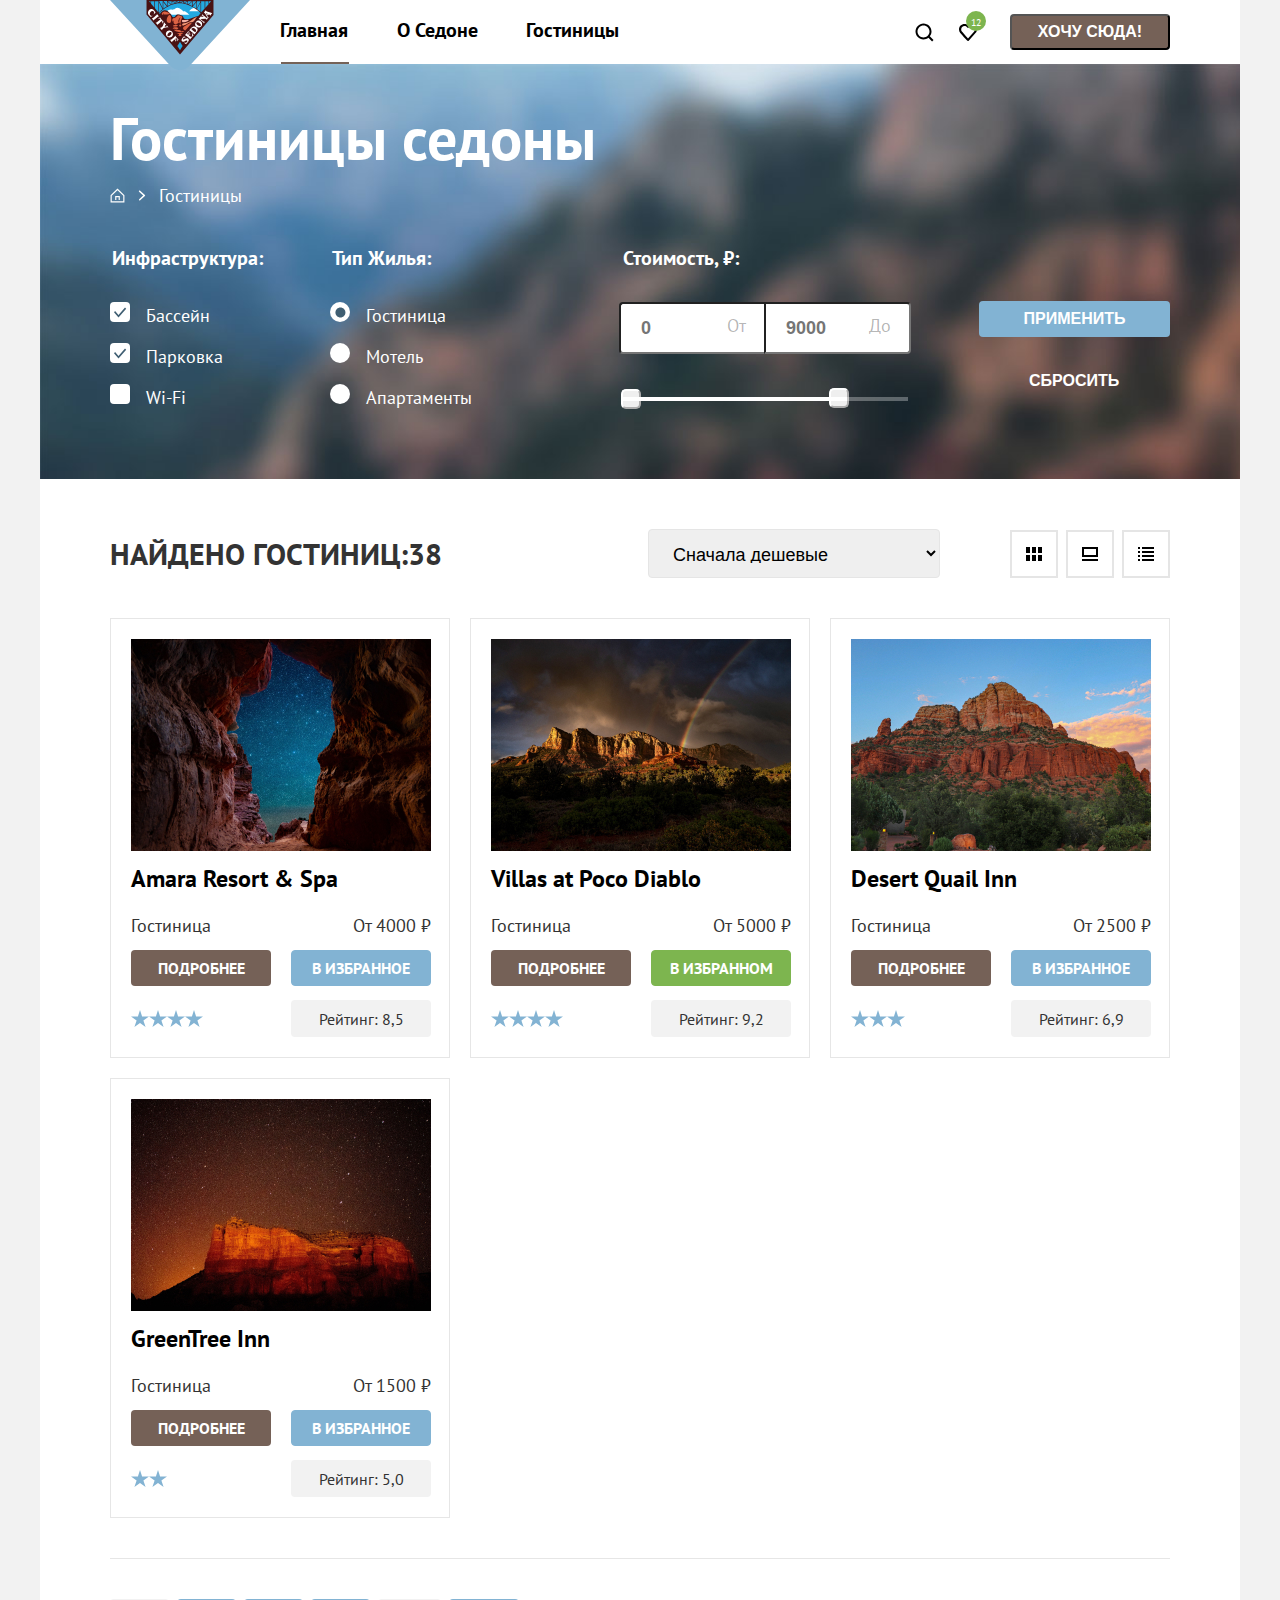
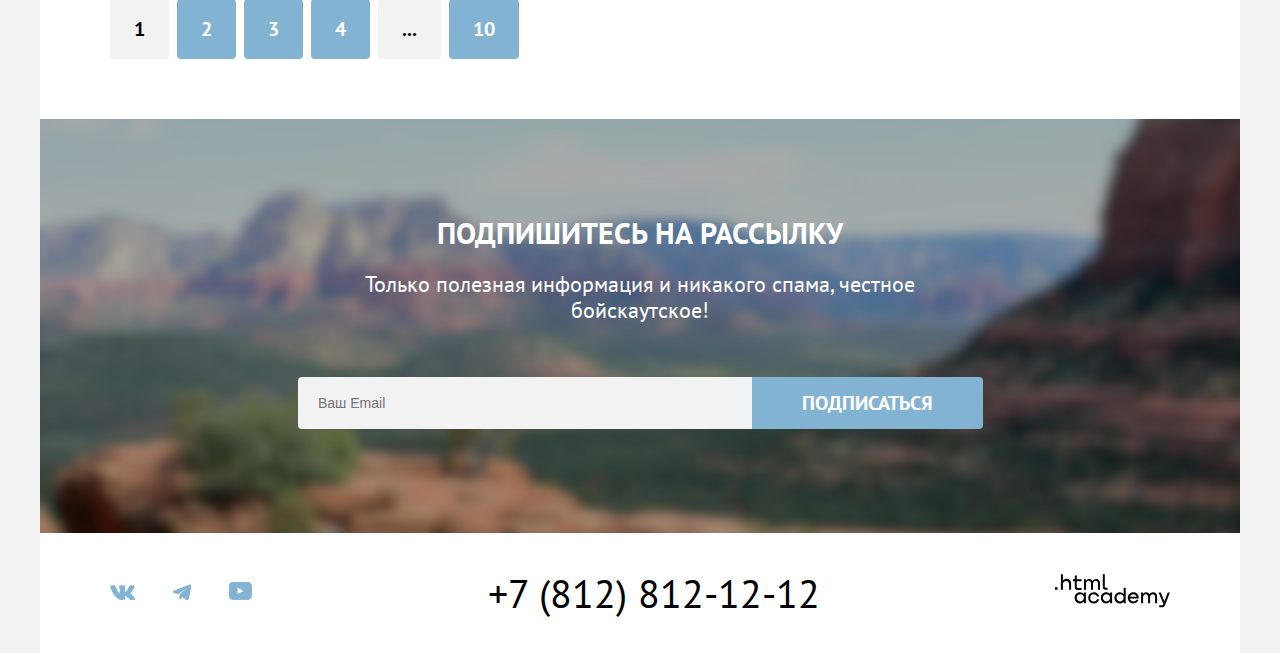
<file: 7/catalog.html>
<!DOCTYPE html>
<html lang="ru">

  <head>
    <meta charset="utf-8">
    <title>HTML Academy: Седона</title>
    <link rel="stylesheet" href="styles/styles.css">
    <base href="https://htmlacademy-htmlcss.github.io/2368321-sedona-37/7/">
</head>

  <body>
    <header class="page-header">
      <nav class="navigation">
        <a class="logo" href="index.html"> <img src="images/logo.svg" width="140" height="70" alt="Логотип компании."></a>
        <ul class="navigation-list">
          <li class="navigation-item">
            <a class="navigation-link navigation-active" href="index.html">Главная</a>
          </li>
          <li class="navigation-item">
            <a class="navigation-link" href="#">О Седоне</a>
          </li>
          <li class="navigation-item">
            <a class="navigation-link" href="catalog.html">Гостиницы</a>
          </li>
        </ul>
        <ul class="navigation-user">
          <li class="navigation-item">
            <a class="navigation-link navigation-search" href="#"> <span class="visually-hidden">Поиск</span></a>
          </li>
          <li class="navigation-item">
            <a class="navigation-link like" href="#">
              <span class="visually-hidden">Нравится</span>
              <span class="like-numbers">12</span>
            </a>
          </li>
          <li class="navigation-item">
            <button class="navigation-item-button" type="button" >Хочу сюда!</button>
          </li>
        </ul>
      </nav>
    </header>

    <main class="main-container main-inner">
      <div class="header-block">
        <header class="header-inner">
          <h1 class="header-iner-title">Гостиницы седоны</h1>
          <ul class="breadcrumbs">
            <li class="breadcrumbs-item">
              <a class="breadcrumbs-link" href="index.html">
                <span class="visually-hidden">вернуться на главную страницу</span>
              </a>
            </li>
            <li class="breadcrumbs-item">
              <p class="breadcrumbs-hotels">Гостиницы</p>
            </li>
          </ul>
          <section class="filter">
            <h2 class="visually-hidden">Поиск жилья</h2>
            <form class="catalog-filter" action="https://echo.htmlacademy.ru/" method="get">

              <fieldset class="catalog-filter-group">
                <legend class="catalog-filter-wrapper">Инфраструктура:</legend>
                <label class="catalog-list">
                  <input class="catalog-link" type="checkbox" name="Pool" checked><span
                    class="catalog-text">Бассейн</span></span>
                </label>
                <label class="catalog-list">
                  <input class="catalog-link" type="checkbox" name="parcking" checked><span
                    class="catalog-text">Парковка</span>
                </label>
                <label class="catalog-list">
                  <input class="catalog-link" type="checkbox" name="Wi-fi"><span class="catalog-text">Wi-Fi</span>
                </label>
              </fieldset>

              <fieldset class="catalog-filter-group">
                <legend class="catalog-filter-wrapper">Тип Жилья:</legend>
                <label class="catalog-list">
                  <input class="catalog-link" type="radio" name="hotel-type" value="Hotel" checked><span
                    class="catalog-text">Гостиница</span>
                </label>
                <label class="catalog-list">
                  <input class="catalog-link" type="radio" name="hotel-type" value="Motel"><span
                    class="catalog-text">Мотель</span>
                </label>
                <label class="catalog-list">
                  <input class="catalog-link" type="radio" name="hotel-type" value="Apartment"><span
                    class="catalog-text">Апартаменты</span>
                </label>
              </fieldset>

              <fieldset class="catalog-filter-group price">
                <legend class="catalog-filter-wrapper">Стоимость, ₽:</legend>
                <div class="cost-field">
                  <label class="cost-label" for="from">
                    <input class="cost-input min-price" type="number" name="from" placeholder="0">
                    <span>От</span>
                  </label>
                  <label class="cost-label" for="to">
                    <input class="cost-input max-price" type="number" name="to" placeholder="9000">
                    <span>До</span>
                  </label>
                </div>
                <div class="cost-range">
                  <button class="button-range" type="button">
                    <span class="visually-hidden">установить минимальную стоимость</span>
                  </button>
                  <button class="button-range" type="button">
                    <span class="visually-hidden">установить максимальную стоимость</span>
                  </button>
                  <span class="cost-range-line "></span>
                  <span class="cost-range-line-active"></span>
                </div>
              </fieldset>

              <div class="button-wrapper">
                <button class="button-sybmit" type="sybmit">Применить</button>
                <button class="button-reset" type="reset">Сбросить</button>
              </div>
            </form>
          </section>
        </header>
      </div>
      <section class="catalog-search">
        <div class="sort-wrapper">
          <h2 class="visually-hidden">Результаты поиска</h2>
          <span class="catalog-search-title">Найдено гостиниц:38</span>
          <select class="select-control" aria-label="Сортировка">
            <option value="cheap" selected>Сначала дешевые</option>
            <option value="popular">Сначала популярные</option>
            <option value="expensive">Сначала дорогие</option>
          </select>
          <div class="button-card">
            <button class="button-sort button-icons" type="button">
              <span class="visually-hidden">Показать иконки</span>
            </button>
            <button class="button-sort button-img" type="button">
              <span class="visually-hidden">Показать карточки</span>
            </button>
            <button class="button-sort button-list" type="button">
              <span class="visually-hidden">Показать список</span>
            </button>
          </div>
        </div>
        <ul class="product">
          <li class="product-card">
              <img class="product-card-image" src="images/mountains-1.jpg" width="300" height="212"
                alt="Amara Resort & Spa">
                <a class="product-link" href="#">
              <h3 class="product-card-title">Amara Resort & Spa</h3>
            </a>
            <span class="product-list type">Гостиница</span>
            <div class="product-list cost"> От 4000 ₽</div>
            <a class="product-link-button" href="#">Подробнее</a>
            <button class="product-button" type="button" name="favorites">В избранное</button>
              <p class="stars stars-4">
                <span class="visually-hidden">4 звезды</span>
              </p>
              <p class="rate">Рейтинг: 8,5</p>
          </li>
          <li class="product-card">
            <img class="product-card-image" src="images/mountains-2.jpg" width="300" height="212"
                alt="Villas at Poco Diablo">
            <a class="product-link" href="#">
              <h3 class="product-card-title">Villas at Poco Diablo</h3>
            </a>
            <span class="product-list type">Гостиница</span>
            <span class="product-list cost"> От 5000 ₽</span>
            <a class="product-link-button" href="#">Подробнее</a>
            <button class="product-button active" type="button" name="favorites">В избранном</button>

              <p class="stars stars-4">
                <span class="visually-hidden">4 звезды</span>
              </p>
              <p class="rate">Рейтинг: 9,2</p>
          </li>
          <li class="product-card">
            <img class="product-card-image" src="images/mountains-3.jpg" width="300" height="212"
                alt="Desert Quail Inn">
            <a class="product-link" href="#">
              <h3 class="product-card-title">Desert Quail Inn</h3>
            </a>
            <span class="product-list type">Гостиница</span>
            <span class="product-list cost"> От 2500 ₽</span>
            <a class="product-link-button" href="#">Подробнее</a>
            <button class="product-button" type="button" name="favorites">В избранное</button>
              <p class="stars stars-3">
                <span class="visually-hidden">3 звезды</span>
              </p>
              <p class="rate">Рейтинг: 6,9</p>
          </li>
          <li class="product-card">
            <img class="product-card-image" src="images/mountains-4.jpg" width="300" height="212" alt="GreenTree Inn">
            <a class="product-link" href="#">
              <h3 class="product-card-title">GreenTree Inn</h3>
            </a>
            <span class="product-list type">Гостиница</span>
            <span class="product-list cost"> От 1500 ₽</span>
            <a class="product-link-button" href="#">Подробнее</a>
            <button class="product-button" type="button" name="favorites">В избранное</button>

              <p class="stars stars-2">
                <span class="visually-hidden">2 звезды</span>
              </p>
              <p class="rate">Рейтинг: 5,0</p>
          </li>
        </ul>
        <ul class="pagination">
          <li class="pagination-item">
            <a class="pagination-link pagination-current" href="#">1</a>
          </li>
          <li class="pagination-item">
            <a class="pagination-link" href="#">2</a>
          </li>
          <li class="pagination-item">
            <a class="pagination-link" href="#">3</a>
          </li>
          <li class="pagination-item">
            <a class="pagination-link" href="#">4</a>
          </li>
          <li class="pagination-item ">
            <a class="pagination-link pagination-current" href="#">...</a>
          </li>
          <li class="pagination-item">
            <a class="pagination-link " href="#">10</a>
          </li>
        </ul>
      </section>
      <section class="subscribe">
        <h2 class="subscribe-title">Подпишитесь на рассылку</h2>
        <p class="subscribe-text">Только полезная информация и никакого спама, честное бойскаутское!</p>
        <form class="subscribe-form" action="https://echo.htmlacademy.ru/courses" method="get">
          <label>
            <input class="subscribe-fielder" type="Email" name="email-fielder" placeholder="Ваш Email">
          </label>
          <button class="subscribe-button" type="submit">Подписаться</button>
        </form>

      </section>
    </main>
    <footer class="main-footer">
      <div class="footer-social">
      <ul class="social-list">
        <li class="social-item">
            <a class="social-link" href="https://vk.com/htmlacademy">
              <span class="visually-hidden">ВКонтакте</span>
              <svg xmlns="http://www.w3.org/2000/svg" width="25" height="15" aria-hidden="true">
                <path fill-rule="evenodd"
                  d="M24.12 1.8c.16-.54 0-.94-.8-.94H20.7c-.67 0-.98.34-1.15.73 0 0-1.33 3.2-3.22 5.27-.61.6-.9.8-1.23.8-.16 0-.41-.2-.41-.75v-5.1c0-.66-.19-.95-.74-.95H9.82c-.42 0-.67.3-.67.59 0 .62.95.76 1.04 2.51v3.8c0 .83-.15.98-.48.98-.9 0-3.06-3.2-4.34-6.88-.25-.72-.5-1-1.18-1H1.57c-.75 0-.9.34-.9.73 0 .68.89 4.07 4.14 8.55 2.17 3.06 5.23 4.72 8 4.72 1.68 0 1.88-.37 1.88-1v-2.32c0-.74.16-.88.7-.88.38 0 1.05.19 2.6 1.66 1.79 1.75 2.08 2.54 3.08 2.54h2.63c.75 0 1.12-.37.9-1.1-.23-.72-1.08-1.77-2.2-3.02-.62-.71-1.54-1.48-1.82-1.86-.39-.5-.28-.71 0-1.15 0 0 3.2-4.42 3.54-5.93Z"
                  clip-rule="evenodd" />
              </svg>
            </a>
        </li>
        <li class="social-item">
          <a class="social-link" href="https://t.me/htmlacademy">
            <span class="visually-hidden">Telegram</span>
            <svg xmlns="http://www.w3.org/2000/svg" width="18" height="16" aria-hidden="true">
              <path
                d="M16.79.96.84 7.1c-1.09.44-1.08 1.05-.2 1.32l4.1 1.28 9.47-5.98c.44-.27.85-.13.52.17l-7.68 6.93-.28 4.22c.41 0 .6-.2.83-.41l1.99-1.94 4.13 3.06c.77.42 1.31.2 1.5-.71l2.72-12.8c.28-1.1-.43-1.61-1.16-1.28Z" />
            </svg>
          </a>
        </li>
        <li class="social-item">
          <a class="social-link" href="https://www.youtube.com/user/htmlacademyru">
            <span class="visually-hidden">YouTube</span>
            <svg xmlns="http://www.w3.org/2000/svg" width="23" height="18" aria-hidden="true">
              <path
                d="M18.94.36H3.51C1.65.36.33 1.95.33 3.76v10.09c0 1.91 1.32 3.5 3.18 3.5h15.65c1.64 0 3.17-1.59 3.17-3.4V3.76c-.22-1.8-1.53-3.4-3.39-3.4ZM7.99 12.89V4.82l7.34 4.04-7.34 4.03Z" />
            </svg>
          </a>
        </li>
    </ul>
<a class="phone" href="tel:+78128121212">+7 (812) 812-12-12</a>
<a class="academy" href="https://htmlacademy.ru/">
  <span class="visually-hidden">HTMLAcademy</span>
  <svg xmlns="http://www.w3.org/2000/svg" width="115" height="34" aria-hidden="true">
    <path
      d="M0 13.26v2.6h2.5v-2.6H0ZM11.6 4.86c-1.6 0-2.8.7-3.6 1.7h-.1V.36h-2v15.5h2v-5.3c0-2.1 1.3-3.6 3.3-3.6 1.8 0 2.9 1.4 2.9 3.2v5.7h2v-6.1c.1-3-1.8-4.9-4.5-4.9ZM26.6 5.16h-4.8v-3.7h-2v3.8h-1.9v2h1.9v6c0 1.7 1 2.7 2.7 2.7h4.1v-2h-3.7c-.7 0-1.1-.4-1.1-1.1v-5.7h4.8v-2ZM41.1 4.96c-1.6 0-2.9.8-3.5 2.1h-.1c-.6-1.2-1.8-2.1-3.4-2.1-1.4 0-2.5.8-3.1 1.8h-.1v-1.6H29v10.6h2v-5.4c0-2 1-3.5 2.6-3.5 1.5 0 2.4 1 2.4 2.6v6.3h2v-5.6c0-2.4 1.4-3.3 2.6-3.3 1.5 0 2.4 1 2.4 2.6v6.3h2v-6.5c.1-2.5-1.4-4.3-3.9-4.3ZM47.8 13.06c0 1.7 1 2.7 2.8 2.7h2v-2h-1.7c-.7 0-1.1-.4-1.1-1.1V.36h-2v12.7ZM28.9 20.06c-.9-1.1-2.2-1.8-3.9-1.8-3.1 0-5.4 2.3-5.4 5.6s2.3 5.6 5.4 5.6c1.8 0 3-.8 3.8-1.9h.1v1.6h2v-10.6h-2v1.5Zm-3.6 7.4c-2.2 0-3.6-1.6-3.6-3.6s1.4-3.6 3.6-3.6 3.6 1.6 3.6 3.6c0 1.9-1.4 3.6-3.6 3.6ZM44.2 22.36c-.5-2.4-2.6-4.1-5.4-4.1a5.4 5.4 0 0 0-5.6 5.6c0 3.1 2.2 5.6 5.6 5.6 2.8 0 4.9-1.8 5.4-4.2h-2.1a3.4 3.4 0 0 1-3.3 2.3c-2.2 0-3.6-1.6-3.6-3.6s1.4-3.6 3.6-3.6c1.6 0 2.8 1 3.3 2.2h2.1v-.2ZM55.1 20.06c-.9-1.1-2.2-1.8-3.9-1.8-3.1 0-5.4 2.3-5.4 5.6s2.3 5.6 5.4 5.6c1.8 0 3-.8 3.8-1.9h.1v1.6h2v-10.6h-2v1.5Zm-3.6 7.4c-2.2 0-3.6-1.6-3.6-3.6s1.4-3.6 3.6-3.6 3.6 1.6 3.6 3.6c0 1.9-1.5 3.6-3.6 3.6ZM68.7 20.16c-.9-1.1-2.2-1.9-3.9-1.9-3.1 0-5.4 2.3-5.4 5.6s2.2 5.6 5.4 5.6c1.7 0 3-.8 3.8-1.8h.1v1.5h2v-15.4h-2v6.4Zm-3.6 7.3c-2.2 0-3.6-1.6-3.6-3.6s1.4-3.6 3.6-3.6 3.6 1.6 3.6 3.6c-.1 2-1.5 3.6-3.6 3.6ZM78.3 18.26c-3.3 0-5.5 2.5-5.5 5.6 0 3 2.1 5.6 5.5 5.6 2.5 0 4.5-1.3 5.2-3.6h-2.1c-.5 1-1.6 1.6-3 1.6-1.9 0-3.3-1.3-3.4-2.9h8.8c.2-3.6-2-6.3-5.5-6.3Zm0 1.9c1.7 0 3 1 3.3 2.6h-6.5c.3-1.5 1.5-2.6 3.2-2.6ZM98.2 18.26c-1.6 0-2.9.8-3.6 2h-.1c-.6-1.2-1.8-2-3.4-2-1.4 0-2.5.7-3.1 1.8v-1.5h-1.9v10.6h2v-5.4c0-2 1-3.4 2.6-3.5 1.5 0 2.4 1 2.4 2.6v6.3h2v-5.6c0-2.4 1.4-3.3 2.6-3.3 1.5 0 2.4 1 2.4 2.6v6.3h2v-6.5c.1-2.6-1.4-4.4-3.9-4.4ZM109.4 27.36l-3.6-8.9h-2.2l4.8 11.6c-.3.9-.7 1.2-1.7 1.2h-2.5v2h2.5c1.8 0 2.8-.8 3.5-2.6l4.7-12.2h-2.1l-3.4 8.9Z" />
  </svg>
</a>
      </div>
    </footer>
  </body>

</html>
</file>
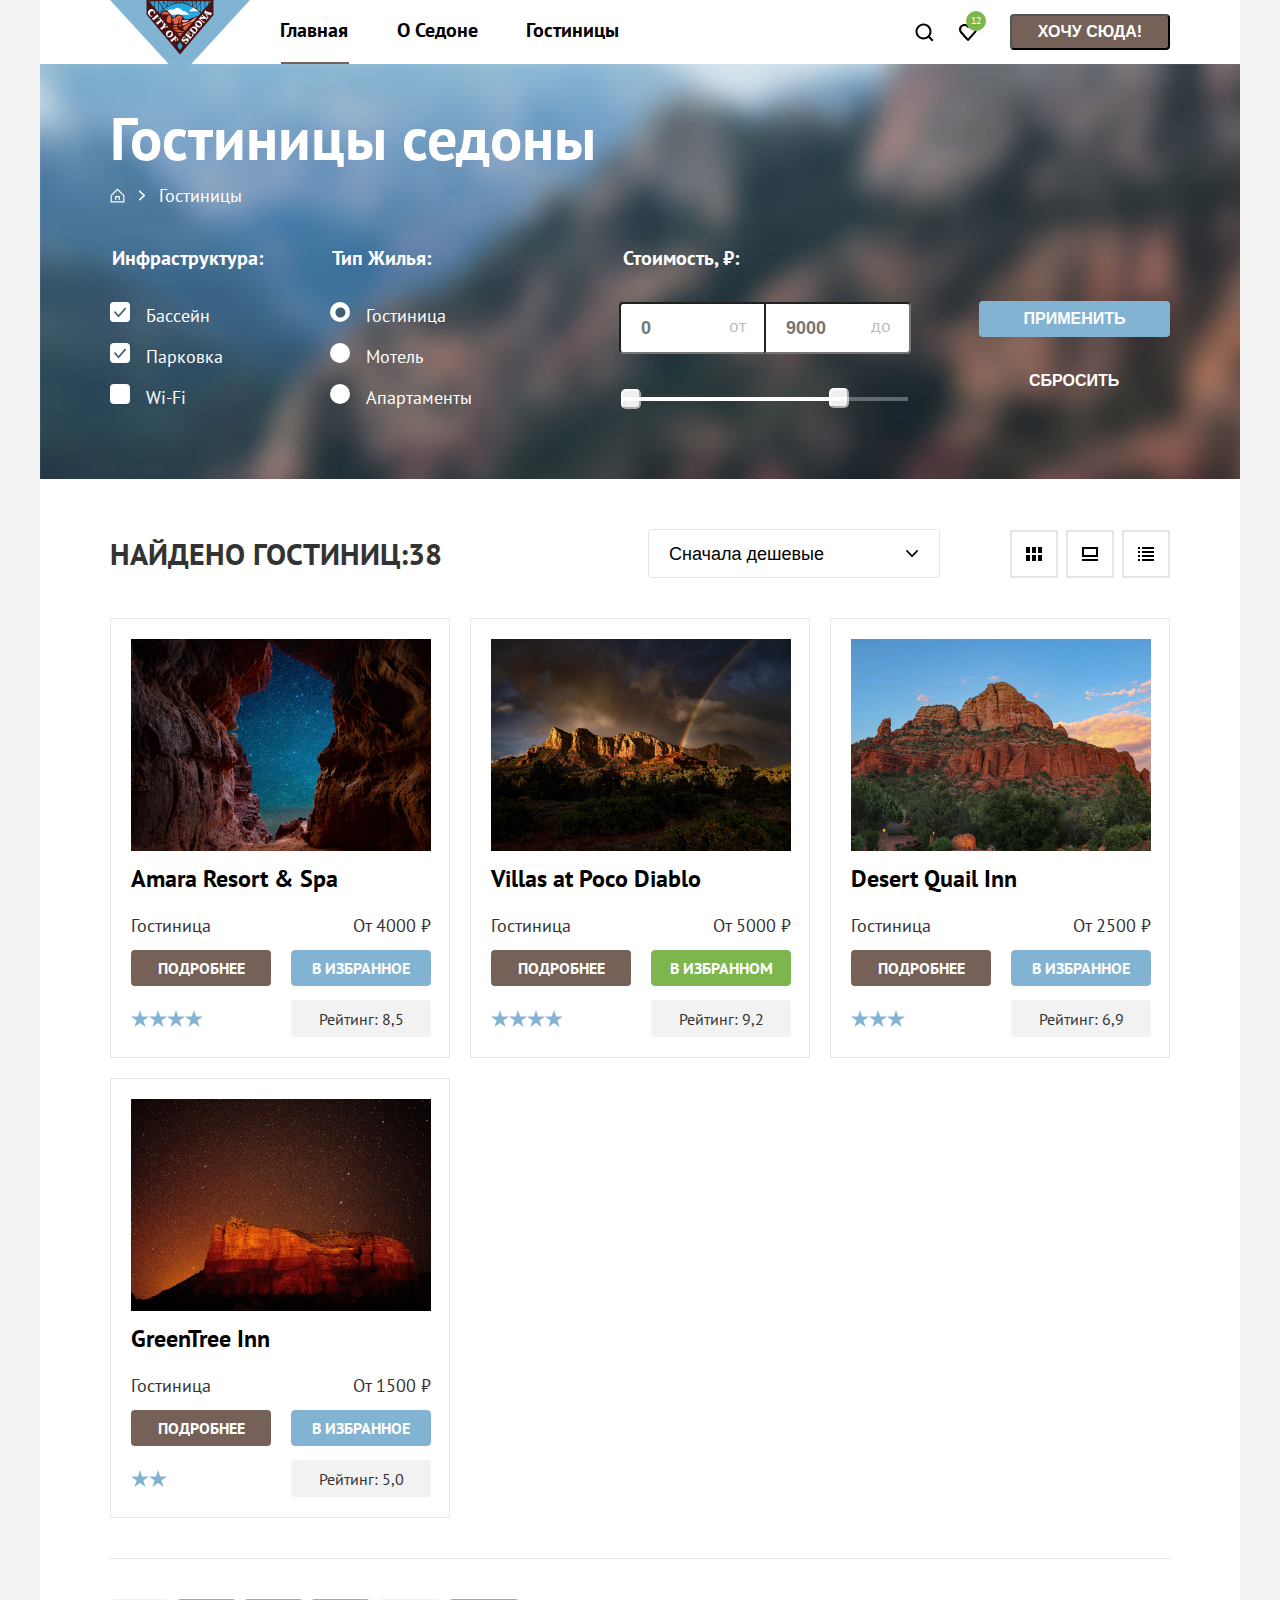
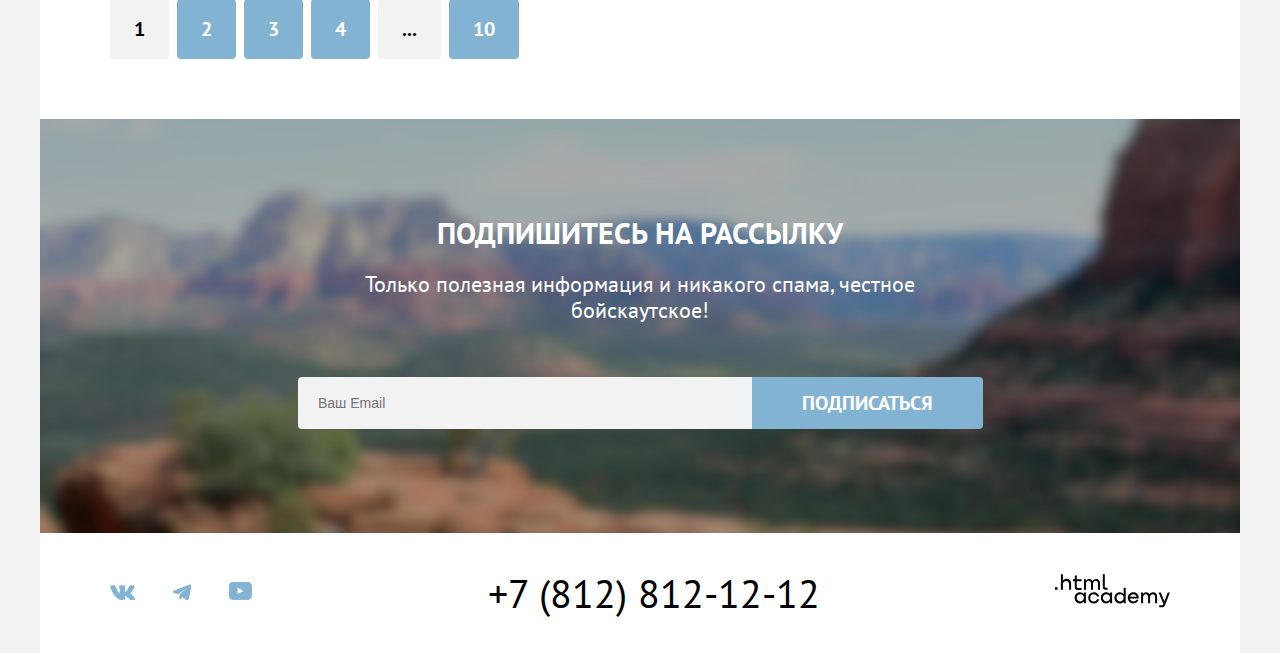
<file: 8/catalog.html>
<!DOCTYPE html>
<html lang="ru">

  <head>
    <meta charset="utf-8">
    <title>HTML Academy: Седона</title>
    <link rel="stylesheet" href="styles/styles.css">
    <link rel="icon" href="favicon.ico">
    <link rel="icon" type="image/png" sizes="32x32" href="images/favicon-32x32.png">
    <base href="https://htmlacademy-htmlcss.github.io/2368321-sedona-37/8/">
</head>

  <body>
    <header class="page-header">
      <nav class="navigation">
        <a class="logo" href="index.html"> <img src="images/logo.svg" width="140" height="70" alt="Логотип компании."></a>
        <ul class="navigation-list">
          <li class="navigation-item">
            <a class="navigation-link navigation-active" href="index.html">Главная</a>
          </li>
          <li class="navigation-item">
            <a class="navigation-link" href="#">О Седоне</a>
          </li>
          <li class="navigation-item">
            <a class="navigation-link" href="catalog.html">Гостиницы</a>
          </li>
        </ul>
        <ul class="navigation-user">
          <li class="navigation-item">
            <a class="navigation-link navigation-search" href="modal.html"> <span class="visually-hidden">Поиск</span></a>
          </li>
          <li class="navigation-item">
            <a class="navigation-link like" href="#">
              <span class="visually-hidden">Нравится</span>
              <span class="like-numbers">12</span>
            </a>
          </li>
          <li class="navigation-item">
            <button class="navigation-item-button" type="button" >Хочу сюда!</button>
          </li>
        </ul>
      </nav>
    </header>

    <main class="main-container main-inner">
      <div class="header-block">
        <header class="header-inner">
          <h1 class="header-iner-title">Гостиницы седоны</h1>
          <ul class="breadcrumbs">
            <li class="breadcrumbs-item">
              <a class="breadcrumbs-link" href="index.html">
                <span class="visually-hidden">вернуться на главную страницу</span>
              </a>
            </li>
            <li class="breadcrumbs-item">
              <p class="breadcrumbs-hotels">Гостиницы</p>
            </li>
          </ul>
          <section class="filter">
            <h2 class="visually-hidden">Поиск жилья</h2>
            <form class="catalog-filter" action="https://echo.htmlacademy.ru/" method="get">

              <fieldset class="catalog-filter-group">
                <legend class="catalog-filter-wrapper">Инфраструктура:</legend>
                <label class="catalog-list">
                  <input class="catalog-link" type="checkbox" name="Pool" checked><span
                    class="catalog-text">Бассейн</span></span>
                </label>
                <label class="catalog-list">
                  <input class="catalog-link" type="checkbox" name="parcking" checked><span
                    class="catalog-text">Парковка</span>
                </label>
                <label class="catalog-list">
                  <input class="catalog-link" type="checkbox" name="Wi-fi"><span class="catalog-text">Wi-Fi</span>
                </label>
              </fieldset>

              <fieldset class="catalog-filter-group">
                <legend class="catalog-filter-wrapper">Тип Жилья:</legend>
                <label class="catalog-list">
                  <input class="catalog-link" type="radio" name="hotel-type" value="Hotel" checked><span
                    class="catalog-text">Гостиница</span>
                </label>
                <label class="catalog-list">
                  <input class="catalog-link" type="radio" name="hotel-type" value="Motel"><span
                    class="catalog-text">Мотель</span>
                </label>
                <label class="catalog-list">
                  <input class="catalog-link" type="radio" name="hotel-type" value="Apartment"><span
                    class="catalog-text">Апартаменты</span>
                </label>
              </fieldset>

              <fieldset class="catalog-filter-group price">
                <legend class="catalog-filter-wrapper">Стоимость, ₽:</legend>
                <div class="cost-field">
                  <label class="cost-label" for="from">
                    <input class="cost-input min-price" type="number" name="from" placeholder="0">
                    <span>от</span>
                  </label>
                  <label class="cost-label" for="to">
                    <input class="cost-input max-price" type="number" name="to" placeholder="9000">
                    <span>до</span>
                  </label>
                </div>
                <div class="cost-range">
                  <button class="button-range" type="button">
                    <span class="visually-hidden">установить минимальную стоимость</span>
                  </button>
                  <button class="button-range" type="button">
                    <span class="visually-hidden">установить максимальную стоимость</span>
                  </button>
                  <span class="cost-range-line "></span>
                  <span class="cost-range-line-active"></span>
                </div>
              </fieldset>

              <div class="button-wrapper">
                <button class="button-sybmit" type="sybmit">Применить</button>
                <button class="button-reset" type="reset">Сбросить</button>
              </div>
            </form>
          </section>
        </header>
      </div>
      <section class="catalog-search">
        <div class="sort-wrapper">
          <h2 class="visually-hidden">Результаты поиска</h2>
          <span class="catalog-search-title">Найдено гостиниц:38</span>
          <select class="select-control" aria-label="Сортировка">
            <option value="cheap" selected>Сначала дешевые</option>
            <option value="popular">Сначала популярные</option>
            <option value="expensive">Сначала дорогие</option>
          </select>
          <div class="button-card">
            <button class="button-sort button-icons" type="button">
              <span class="visually-hidden">Показать иконки</span>
            </button>
            <button class="button-sort button-img" type="button">
              <span class="visually-hidden">Показать карточки</span>
            </button>
            <button class="button-sort button-list" type="button">
              <span class="visually-hidden">Показать список</span>
            </button>
          </div>
        </div>
        <ul class="product">
          <li class="product-card">
              <img class="product-card-image" src="images/mountains-1.jpg" width="300" height="212"
                alt="Amara Resort & Spa">
                <a class="product-link" href="#">
              <h3 class="product-card-title">Amara Resort & Spa</h3>
            </a>
            <span class="product-list type">Гостиница</span>
            <div class="product-list cost"> От 4000 ₽</div>
            <a class="product-link-button" href="#">Подробнее</a>
            <button class="product-button" type="button" name="favorites">В избранное</button>
              <p class="stars stars-4">
                <span class="visually-hidden">4 звезды</span>
              </p>
              <p class="rate">Рейтинг: 8,5</p>
          </li>
          <li class="product-card">
            <img class="product-card-image" src="images/mountains-2.jpg" width="300" height="212"
                alt="Villas at Poco Diablo">
            <a class="product-link" href="#">
              <h3 class="product-card-title">Villas at Poco Diablo</h3>
            </a>
            <span class="product-list type">Гостиница</span>
            <span class="product-list cost"> От 5000 ₽</span>
            <a class="product-link-button" href="#">Подробнее</a>
            <button class="product-button active" type="button" name="favorites">В избранном</button>

              <p class="stars stars-4">
                <span class="visually-hidden">4 звезды</span>
              </p>
              <p class="rate">Рейтинг: 9,2</p>
          </li>
          <li class="product-card">
            <img class="product-card-image" src="images/mountains-3.jpg" width="300" height="212"
                alt="Desert Quail Inn">
            <a class="product-link" href="#">
              <h3 class="product-card-title">Desert Quail Inn</h3>
            </a>
            <span class="product-list type">Гостиница</span>
            <span class="product-list cost"> От 2500 ₽</span>
            <a class="product-link-button" href="#">Подробнее</a>
            <button class="product-button" type="button" name="favorites">В избранное</button>
              <p class="stars stars-3">
                <span class="visually-hidden">3 звезды</span>
              </p>
              <p class="rate">Рейтинг: 6,9</p>
          </li>
          <li class="product-card">
            <img class="product-card-image" src="images/mountains-4.jpg" width="300" height="212" alt="GreenTree Inn">
            <a class="product-link" href="#">
              <h3 class="product-card-title">GreenTree Inn</h3>
            </a>
            <span class="product-list type">Гостиница</span>
            <span class="product-list cost"> От 1500 ₽</span>
            <a class="product-link-button" href="#">Подробнее</a>
            <button class="product-button" type="button" name="favorites">В избранное</button>

              <p class="stars stars-2">
                <span class="visually-hidden">2 звезды</span>
              </p>
              <p class="rate">Рейтинг: 5,0</p>
          </li>
        </ul>
        <ul class="pagination">
          <li class="pagination-item">
            <a class="pagination-link pagination-current" href="#">1</a>
          </li>
          <li class="pagination-item">
            <a class="pagination-link" href="#">2</a>
          </li>
          <li class="pagination-item">
            <a class="pagination-link" href="#">3</a>
          </li>
          <li class="pagination-item">
            <a class="pagination-link" href="#">4</a>
          </li>
          <li class="pagination-item ">
            <a class="pagination-link pagination-current" href="#">...</a>
          </li>
          <li class="pagination-item">
            <a class="pagination-link " href="#">10</a>
          </li>
        </ul>
      </section>
      <section class="subscribe">
        <h2 class="subscribe-title">Подпишитесь на рассылку</h2>
        <p class="subscribe-text">Только полезная информация и никакого спама, честное бойскаутское!</p>
        <form class="subscribe-form" action="https://echo.htmlacademy.ru/courses" method="get">
          <label>
            <input class="subscribe-fielder" type="Email" name="email-fielder" placeholder="Ваш Email">
          </label>
          <button class="subscribe-button" type="submit">Подписаться</button>
        </form>

      </section>
    </main>
    <footer class="main-footer">
      <div class="footer-social">
      <ul class="social-list">
        <li class="social-item">
            <a class="social-link" href="https://vk.com/htmlacademy">
              <span class="visually-hidden">ВКонтакте</span>
              <svg xmlns="http://www.w3.org/2000/svg" width="25" height="15" aria-hidden="true">
                <path fill-rule="evenodd"
                  d="M24.12 1.8c.16-.54 0-.94-.8-.94H20.7c-.67 0-.98.34-1.15.73 0 0-1.33 3.2-3.22 5.27-.61.6-.9.8-1.23.8-.16 0-.41-.2-.41-.75v-5.1c0-.66-.19-.95-.74-.95H9.82c-.42 0-.67.3-.67.59 0 .62.95.76 1.04 2.51v3.8c0 .83-.15.98-.48.98-.9 0-3.06-3.2-4.34-6.88-.25-.72-.5-1-1.18-1H1.57c-.75 0-.9.34-.9.73 0 .68.89 4.07 4.14 8.55 2.17 3.06 5.23 4.72 8 4.72 1.68 0 1.88-.37 1.88-1v-2.32c0-.74.16-.88.7-.88.38 0 1.05.19 2.6 1.66 1.79 1.75 2.08 2.54 3.08 2.54h2.63c.75 0 1.12-.37.9-1.1-.23-.72-1.08-1.77-2.2-3.02-.62-.71-1.54-1.48-1.82-1.86-.39-.5-.28-.71 0-1.15 0 0 3.2-4.42 3.54-5.93Z"
                  clip-rule="evenodd" />
              </svg>
            </a>
        </li>
        <li class="social-item">
          <a class="social-link" href="https://t.me/htmlacademy">
            <span class="visually-hidden">Telegram</span>
            <svg xmlns="http://www.w3.org/2000/svg" width="18" height="16" aria-hidden="true">
              <path
                d="M16.79.96.84 7.1c-1.09.44-1.08 1.05-.2 1.32l4.1 1.28 9.47-5.98c.44-.27.85-.13.52.17l-7.68 6.93-.28 4.22c.41 0 .6-.2.83-.41l1.99-1.94 4.13 3.06c.77.42 1.31.2 1.5-.71l2.72-12.8c.28-1.1-.43-1.61-1.16-1.28Z" />
            </svg>
          </a>
        </li>
        <li class="social-item">
          <a class="social-link" href="https://www.youtube.com/user/htmlacademyru">
            <span class="visually-hidden">YouTube</span>
            <svg xmlns="http://www.w3.org/2000/svg" width="23" height="18" aria-hidden="true">
              <path
                d="M18.94.36H3.51C1.65.36.33 1.95.33 3.76v10.09c0 1.91 1.32 3.5 3.18 3.5h15.65c1.64 0 3.17-1.59 3.17-3.4V3.76c-.22-1.8-1.53-3.4-3.39-3.4ZM7.99 12.89V4.82l7.34 4.04-7.34 4.03Z" />
            </svg>
          </a>
        </li>
    </ul>
<a class="phone" href="tel:+78128121212">+7 (812) 812-12-12</a>
<a class="academy" href="https://htmlacademy.ru/">
  <span class="visually-hidden">HTMLAcademy</span>
  <svg xmlns="http://www.w3.org/2000/svg" width="115" height="34" aria-hidden="true">
    <path
      d="M0 13.26v2.6h2.5v-2.6H0ZM11.6 4.86c-1.6 0-2.8.7-3.6 1.7h-.1V.36h-2v15.5h2v-5.3c0-2.1 1.3-3.6 3.3-3.6 1.8 0 2.9 1.4 2.9 3.2v5.7h2v-6.1c.1-3-1.8-4.9-4.5-4.9ZM26.6 5.16h-4.8v-3.7h-2v3.8h-1.9v2h1.9v6c0 1.7 1 2.7 2.7 2.7h4.1v-2h-3.7c-.7 0-1.1-.4-1.1-1.1v-5.7h4.8v-2ZM41.1 4.96c-1.6 0-2.9.8-3.5 2.1h-.1c-.6-1.2-1.8-2.1-3.4-2.1-1.4 0-2.5.8-3.1 1.8h-.1v-1.6H29v10.6h2v-5.4c0-2 1-3.5 2.6-3.5 1.5 0 2.4 1 2.4 2.6v6.3h2v-5.6c0-2.4 1.4-3.3 2.6-3.3 1.5 0 2.4 1 2.4 2.6v6.3h2v-6.5c.1-2.5-1.4-4.3-3.9-4.3ZM47.8 13.06c0 1.7 1 2.7 2.8 2.7h2v-2h-1.7c-.7 0-1.1-.4-1.1-1.1V.36h-2v12.7ZM28.9 20.06c-.9-1.1-2.2-1.8-3.9-1.8-3.1 0-5.4 2.3-5.4 5.6s2.3 5.6 5.4 5.6c1.8 0 3-.8 3.8-1.9h.1v1.6h2v-10.6h-2v1.5Zm-3.6 7.4c-2.2 0-3.6-1.6-3.6-3.6s1.4-3.6 3.6-3.6 3.6 1.6 3.6 3.6c0 1.9-1.4 3.6-3.6 3.6ZM44.2 22.36c-.5-2.4-2.6-4.1-5.4-4.1a5.4 5.4 0 0 0-5.6 5.6c0 3.1 2.2 5.6 5.6 5.6 2.8 0 4.9-1.8 5.4-4.2h-2.1a3.4 3.4 0 0 1-3.3 2.3c-2.2 0-3.6-1.6-3.6-3.6s1.4-3.6 3.6-3.6c1.6 0 2.8 1 3.3 2.2h2.1v-.2ZM55.1 20.06c-.9-1.1-2.2-1.8-3.9-1.8-3.1 0-5.4 2.3-5.4 5.6s2.3 5.6 5.4 5.6c1.8 0 3-.8 3.8-1.9h.1v1.6h2v-10.6h-2v1.5Zm-3.6 7.4c-2.2 0-3.6-1.6-3.6-3.6s1.4-3.6 3.6-3.6 3.6 1.6 3.6 3.6c0 1.9-1.5 3.6-3.6 3.6ZM68.7 20.16c-.9-1.1-2.2-1.9-3.9-1.9-3.1 0-5.4 2.3-5.4 5.6s2.2 5.6 5.4 5.6c1.7 0 3-.8 3.8-1.8h.1v1.5h2v-15.4h-2v6.4Zm-3.6 7.3c-2.2 0-3.6-1.6-3.6-3.6s1.4-3.6 3.6-3.6 3.6 1.6 3.6 3.6c-.1 2-1.5 3.6-3.6 3.6ZM78.3 18.26c-3.3 0-5.5 2.5-5.5 5.6 0 3 2.1 5.6 5.5 5.6 2.5 0 4.5-1.3 5.2-3.6h-2.1c-.5 1-1.6 1.6-3 1.6-1.9 0-3.3-1.3-3.4-2.9h8.8c.2-3.6-2-6.3-5.5-6.3Zm0 1.9c1.7 0 3 1 3.3 2.6h-6.5c.3-1.5 1.5-2.6 3.2-2.6ZM98.2 18.26c-1.6 0-2.9.8-3.6 2h-.1c-.6-1.2-1.8-2-3.4-2-1.4 0-2.5.7-3.1 1.8v-1.5h-1.9v10.6h2v-5.4c0-2 1-3.4 2.6-3.5 1.5 0 2.4 1 2.4 2.6v6.3h2v-5.6c0-2.4 1.4-3.3 2.6-3.3 1.5 0 2.4 1 2.4 2.6v6.3h2v-6.5c.1-2.6-1.4-4.4-3.9-4.4ZM109.4 27.36l-3.6-8.9h-2.2l4.8 11.6c-.3.9-.7 1.2-1.7 1.2h-2.5v2h2.5c1.8 0 2.8-.8 3.5-2.6l4.7-12.2h-2.1l-3.4 8.9Z" />
  </svg>
</a>
      </div>
    </footer>
  </body>

</html>
</file>
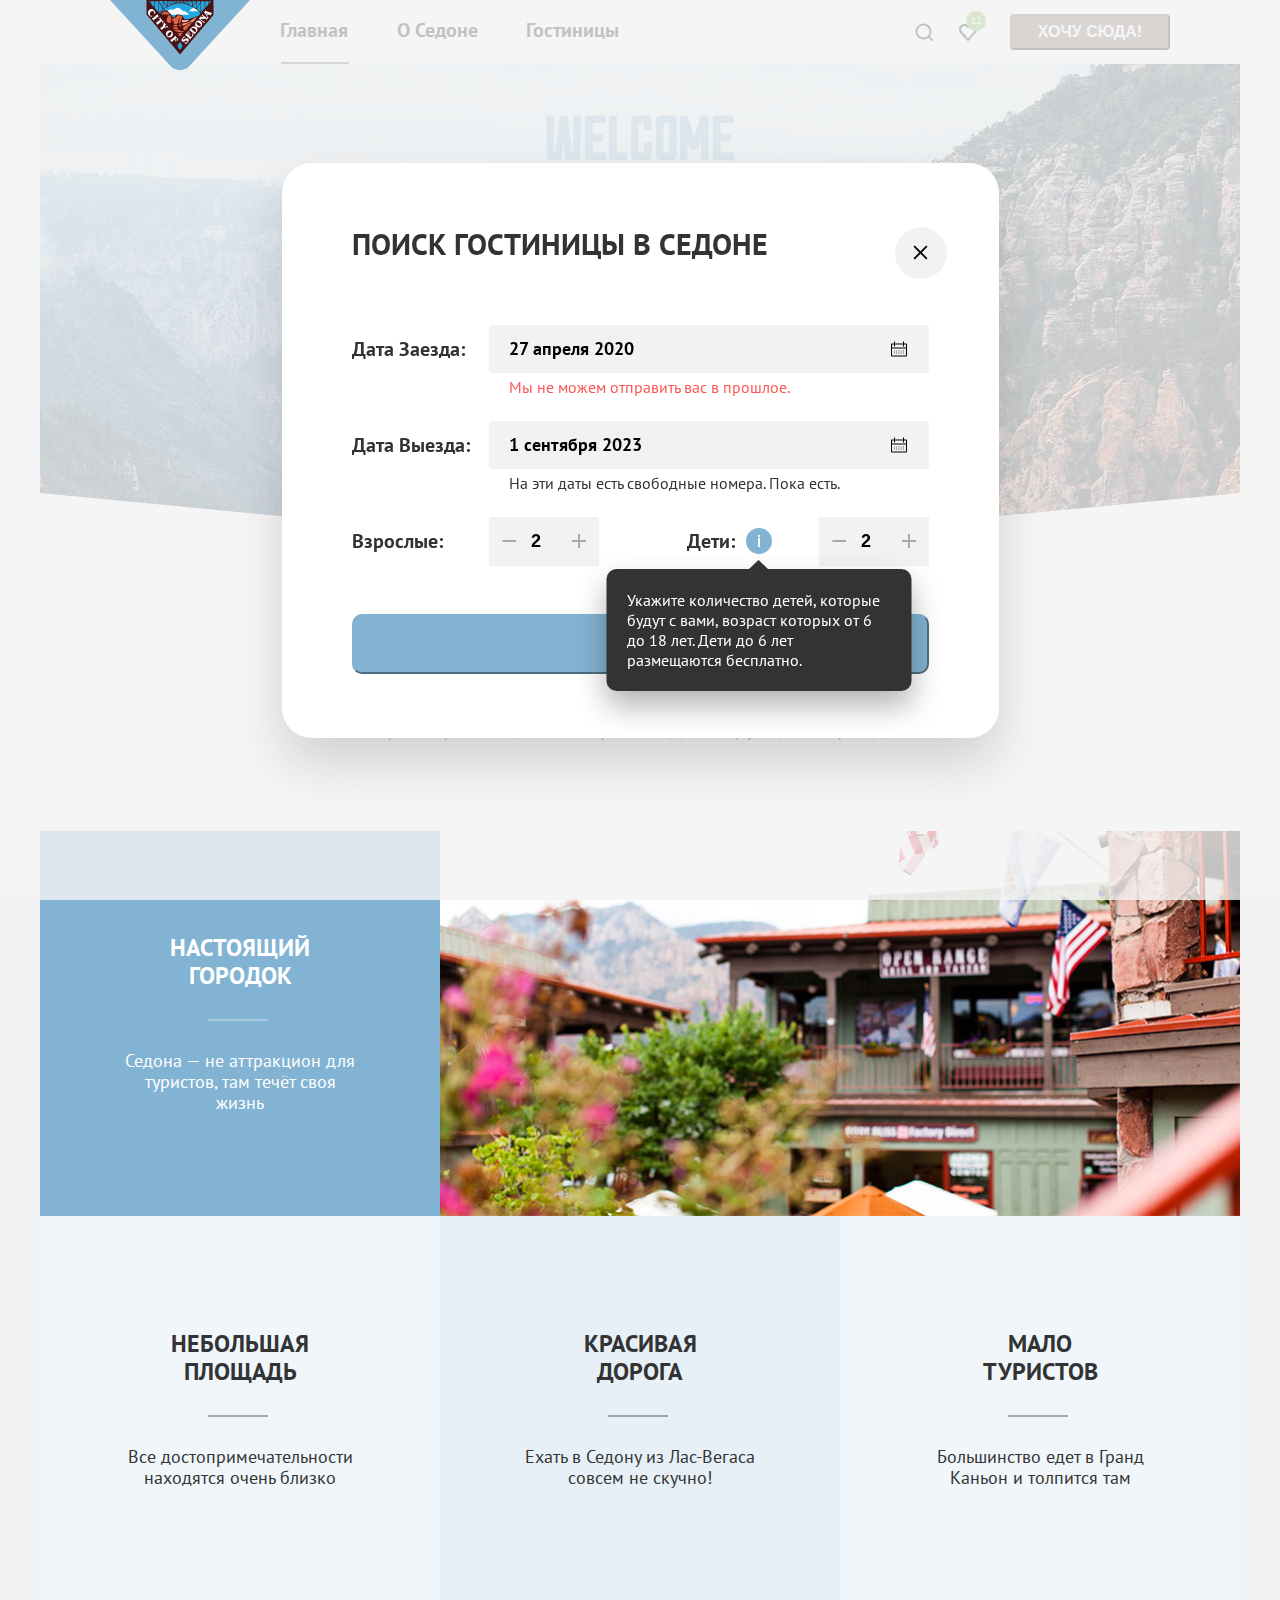
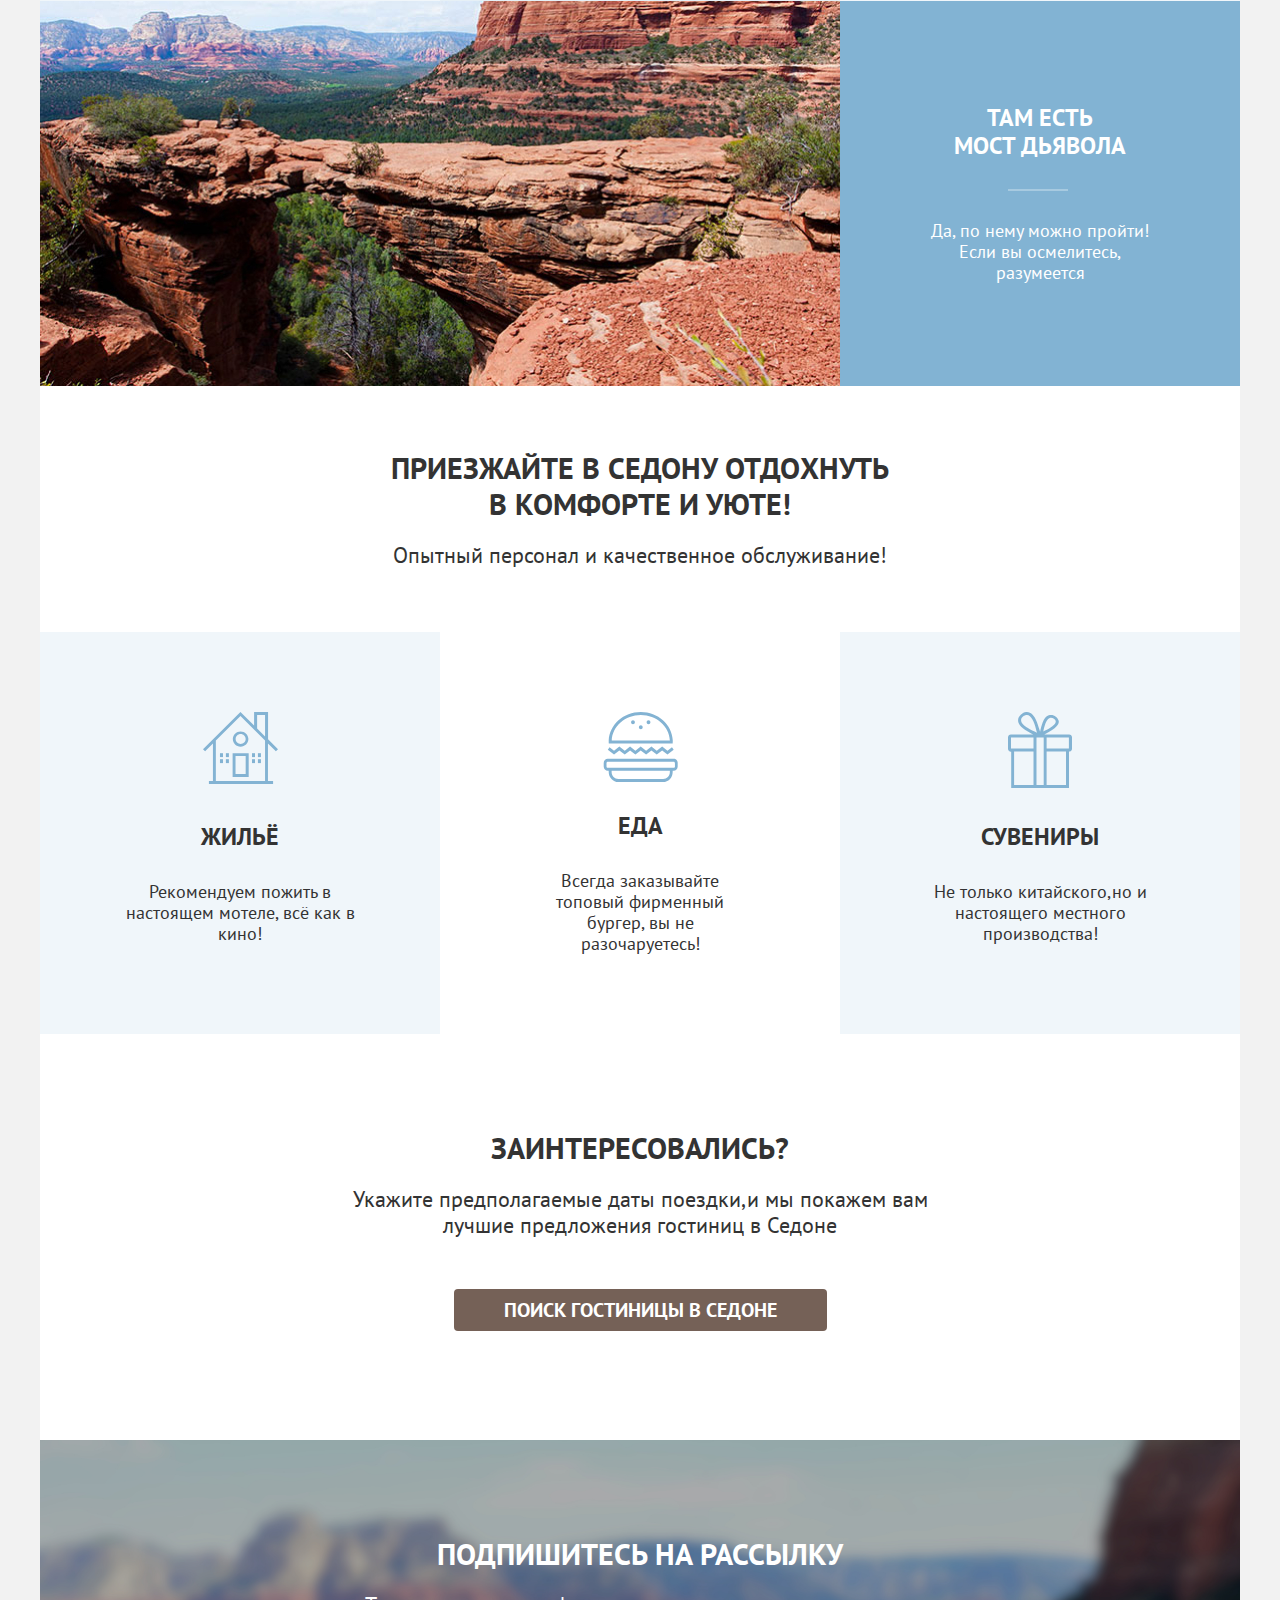
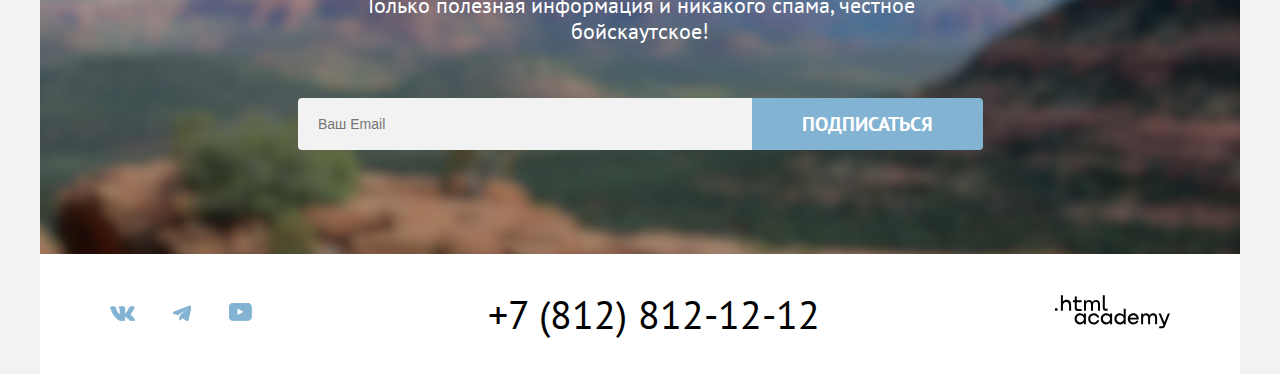
<file: 8/modal.html>
<!DOCTYPE html>
<html lang="ru">
  <head>
    <meta charset="utf-8">
    <title>HTML Academy: Седона</title>
    <link rel="stylesheet" href="styles/styles.css">
    <link rel="icon" href="favicon.ico">
    <link rel="icon" type="image/png" sizes="32x32" href="images/favicon-32x32.png">
    <base href="https://htmlacademy-htmlcss.github.io/2368321-sedona-37/8/">
</head>
  <body>
    <header class="page-header">
      <nav class="navigation">
        <a class="logo" href="index.html"> <img src="images/logo.svg" width="140" height="70" alt="Логотип компании."></a>
        <ul class="navigation-list">
          <li class="navigation-item">
            <a class="navigation-link navigation-active" href="index.html">Главная</a>
          </li>
          <li class="navigation-item">
            <a class="navigation-link" href="#">О Седоне</a>
          </li>
          <li class="navigation-item">
            <a class="navigation-link" href="catalog.html">Гостиницы</a>
          </li>
        </ul>
        <ul class="navigation-user">
          <li class="navigation-item">
            <a class="navigation-link navigation-search" href="#"> <span class="visually-hidden">Поиск</span></a>
          </li>
          <li class="navigation-item">
            <a class="navigation-link like" href="#">
              <span class="visually-hidden">Нравится</span>
              <span class="like-numbers">12</span>
            </a>
          </li>
          <li class="navigation-item">
            <button class="navigation-item-button" type="button" >Хочу сюда!</button>
          </li>
        </ul>
      </nav>
    </header>
    <main class="main-container main-page">
      <div class="page-container">
      <div class="main-image"><h1 class="visually-hidden">Главная страница о городе Седонне</h1>
      <img class="main-logo" src="images/welcome-title.svg" width="458" height="352" alt="Welcome to the gorgeous Sedona, because the Grand Canyon sucks!">
      </div>
      <section class="advantages">
        <h2 class="advantages-title">Седона — небольшой городок в Аризоне,<br>заслуживающий большего!</h2>
        <p class="advantages-text"> Рассмотрим причины, по которым Седона круче, чем Гранд-Каньон!</p>
        <ul class="advantages-list">
          <li class="advantages-item">
            <div class="advantages-wrapper">
            <h3 class="advantages-item-title">Настоящий городок</h3>
            <p class="advantages-wrapper-text">Седона — не аттракцион для туристов, там течёт своя жизнь</p>
            </div>
            <img class="advantages-image" src="images/advantages-home.jpg" width="800" height="385" alt="Фото улицы в городе Седона.">
          </li>

          <li class="advantages-item">
            <h3 class="advantages-item-title">Небольшая
              площадь</h3>
              <p class="advantages-item-text">Все достопримечательности находятся очень близко</p>
          </li>
          <li class="advantages-item color">
            <h3 class="advantages-item-title">Красивая<br>
              дорога</h3>
              <p class="advantages-item-text">Ехать в Седону из Лас-Вегаса совсем не скучно!</p>
          </li>
          <li class="advantages-item">
            <h3 class="advantages-item-title">Мало<br>
              туристов</h3>
              <p class="advantages-item-text">Большинство едет в Гранд Каньон и толпится там</p>
          </li>

          <li class="advantages-item advantages-bridge">
            <div class="advantages-wrapper">
            <h3 class="subtitle advantages-item-title">Там есть<br>
              мост дьявола</h3>
            <p class="advantages-wrapper-text">Да, по нему можно пройти! Если вы осмелитесь, разумеется</p>
            </div>
            <img class="advantages-image" src="images/advantages-mountains.jpg" width="800" height="385" alt="Мост дьявола в Седоне.">
          </li>

        </ul>
      </section>
      <section class="service">
        <div class="service-container">
        <h2 class="service-title">Приезжайте в Седону отдохнуть <br>в комфорте и уюте!</h2>
        <p class="service-title-text">Опытный персонал и качественное обслуживание!</p>
        </div>
        <ul class="service-list">
          <li class="service-item service-housing">
            <h3 class="service-item-title">Жильё</h3>
            <p class="service-text">Рекомендуем пожить в настоящем мотеле, всё как в кино!</p>
          </li>
          <li class="service-item service-food">
            <h3 class="service-item-title">Еда</h3>
            <p class="service-text">Всегда заказывайте топовый фирменный бургер, вы не разочаруетесь!</p>
          </li>
          <li class="service-item service-souvenir">
            <h3 class="service-item-title">Сувениры</h3>
            <p class="service-text">Не только китайского,но и настоящего местного производства!</p>
          </li>
        </ul>
      </section>
      <section class="interested">
        <h2 class="interested-title">Заинтересовались?</h2>
        <p class="interested-text">Укажите предполагаемые даты поездки,и мы покажем вам лучшие предложения гостиниц в Седоне</p>
        <a class="interested-button" href="#">Поиск гостиницы в седоне</a>
      </section>
      <section class="subscribe">
        <h2 class="subscribe-title">Подпишитесь на рассылку</h2>
        <p class="subscribe-text">Только полезная информация и никакого спама, честное бойскаутское!</p>
        <form class="subscribe-form"action="https://echo.htmlacademy.ru/courses" method="get">
          <label>
            <input class="subscribe-fielder" type="Email" name="email-fielder" placeholder="Ваш Email">
          </label>
          <button class="subscribe-button" type="submit">Подписаться</button>
        </form>

      </section>
      </div>
    </main>
    <footer class="main-footer">
      <div class="footer-social">
      <ul class="social-list">
        <li class="social-item">
            <a class="social-link" href="https://vk.com/htmlacademy">
              <span class="visually-hidden">ВКонтакте</span>
              <svg xmlns="http://www.w3.org/2000/svg" width="25" height="15" aria-hidden="true">
                <path fill-rule="evenodd"
                  d="M24.12 1.8c.16-.54 0-.94-.8-.94H20.7c-.67 0-.98.34-1.15.73 0 0-1.33 3.2-3.22 5.27-.61.6-.9.8-1.23.8-.16 0-.41-.2-.41-.75v-5.1c0-.66-.19-.95-.74-.95H9.82c-.42 0-.67.3-.67.59 0 .62.95.76 1.04 2.51v3.8c0 .83-.15.98-.48.98-.9 0-3.06-3.2-4.34-6.88-.25-.72-.5-1-1.18-1H1.57c-.75 0-.9.34-.9.73 0 .68.89 4.07 4.14 8.55 2.17 3.06 5.23 4.72 8 4.72 1.68 0 1.88-.37 1.88-1v-2.32c0-.74.16-.88.7-.88.38 0 1.05.19 2.6 1.66 1.79 1.75 2.08 2.54 3.08 2.54h2.63c.75 0 1.12-.37.9-1.1-.23-.72-1.08-1.77-2.2-3.02-.62-.71-1.54-1.48-1.82-1.86-.39-.5-.28-.71 0-1.15 0 0 3.2-4.42 3.54-5.93Z"
                  clip-rule="evenodd" />
              </svg>
            </a>
        </li>
        <li class="social-item">
          <a class="social-link" href="https://t.me/htmlacademy">
            <span class="visually-hidden">Telegram</span>
            <svg xmlns="http://www.w3.org/2000/svg" width="18" height="16" aria-hidden="true">
              <path
                d="M16.79.96.84 7.1c-1.09.44-1.08 1.05-.2 1.32l4.1 1.28 9.47-5.98c.44-.27.85-.13.52.17l-7.68 6.93-.28 4.22c.41 0 .6-.2.83-.41l1.99-1.94 4.13 3.06c.77.42 1.31.2 1.5-.71l2.72-12.8c.28-1.1-.43-1.61-1.16-1.28Z" />
            </svg>
          </a>
        </li>
        <li class="social-item">
          <a class="social-link" href="https://www.youtube.com/user/htmlacademyru">
            <span class="visually-hidden">YouTube</span>
            <svg xmlns="http://www.w3.org/2000/svg" width="23" height="18" aria-hidden="true">
              <path
                d="M18.94.36H3.51C1.65.36.33 1.95.33 3.76v10.09c0 1.91 1.32 3.5 3.18 3.5h15.65c1.64 0 3.17-1.59 3.17-3.4V3.76c-.22-1.8-1.53-3.4-3.39-3.4ZM7.99 12.89V4.82l7.34 4.04-7.34 4.03Z" />
            </svg>
          </a>
        </li>
    </ul>
<a class="phone" href="tel:+78128121212">+7 (812) 812-12-12</a>
<a class="academy" href="https://htmlacademy.ru/">
  <span class="visually-hidden">HTMLAcademy</span>
  <svg xmlns="http://www.w3.org/2000/svg" width="115" height="34" aria-hidden="true">
    <path
      d="M0 13.26v2.6h2.5v-2.6H0ZM11.6 4.86c-1.6 0-2.8.7-3.6 1.7h-.1V.36h-2v15.5h2v-5.3c0-2.1 1.3-3.6 3.3-3.6 1.8 0 2.9 1.4 2.9 3.2v5.7h2v-6.1c.1-3-1.8-4.9-4.5-4.9ZM26.6 5.16h-4.8v-3.7h-2v3.8h-1.9v2h1.9v6c0 1.7 1 2.7 2.7 2.7h4.1v-2h-3.7c-.7 0-1.1-.4-1.1-1.1v-5.7h4.8v-2ZM41.1 4.96c-1.6 0-2.9.8-3.5 2.1h-.1c-.6-1.2-1.8-2.1-3.4-2.1-1.4 0-2.5.8-3.1 1.8h-.1v-1.6H29v10.6h2v-5.4c0-2 1-3.5 2.6-3.5 1.5 0 2.4 1 2.4 2.6v6.3h2v-5.6c0-2.4 1.4-3.3 2.6-3.3 1.5 0 2.4 1 2.4 2.6v6.3h2v-6.5c.1-2.5-1.4-4.3-3.9-4.3ZM47.8 13.06c0 1.7 1 2.7 2.8 2.7h2v-2h-1.7c-.7 0-1.1-.4-1.1-1.1V.36h-2v12.7ZM28.9 20.06c-.9-1.1-2.2-1.8-3.9-1.8-3.1 0-5.4 2.3-5.4 5.6s2.3 5.6 5.4 5.6c1.8 0 3-.8 3.8-1.9h.1v1.6h2v-10.6h-2v1.5Zm-3.6 7.4c-2.2 0-3.6-1.6-3.6-3.6s1.4-3.6 3.6-3.6 3.6 1.6 3.6 3.6c0 1.9-1.4 3.6-3.6 3.6ZM44.2 22.36c-.5-2.4-2.6-4.1-5.4-4.1a5.4 5.4 0 0 0-5.6 5.6c0 3.1 2.2 5.6 5.6 5.6 2.8 0 4.9-1.8 5.4-4.2h-2.1a3.4 3.4 0 0 1-3.3 2.3c-2.2 0-3.6-1.6-3.6-3.6s1.4-3.6 3.6-3.6c1.6 0 2.8 1 3.3 2.2h2.1v-.2ZM55.1 20.06c-.9-1.1-2.2-1.8-3.9-1.8-3.1 0-5.4 2.3-5.4 5.6s2.3 5.6 5.4 5.6c1.8 0 3-.8 3.8-1.9h.1v1.6h2v-10.6h-2v1.5Zm-3.6 7.4c-2.2 0-3.6-1.6-3.6-3.6s1.4-3.6 3.6-3.6 3.6 1.6 3.6 3.6c0 1.9-1.5 3.6-3.6 3.6ZM68.7 20.16c-.9-1.1-2.2-1.9-3.9-1.9-3.1 0-5.4 2.3-5.4 5.6s2.2 5.6 5.4 5.6c1.7 0 3-.8 3.8-1.8h.1v1.5h2v-15.4h-2v6.4Zm-3.6 7.3c-2.2 0-3.6-1.6-3.6-3.6s1.4-3.6 3.6-3.6 3.6 1.6 3.6 3.6c-.1 2-1.5 3.6-3.6 3.6ZM78.3 18.26c-3.3 0-5.5 2.5-5.5 5.6 0 3 2.1 5.6 5.5 5.6 2.5 0 4.5-1.3 5.2-3.6h-2.1c-.5 1-1.6 1.6-3 1.6-1.9 0-3.3-1.3-3.4-2.9h8.8c.2-3.6-2-6.3-5.5-6.3Zm0 1.9c1.7 0 3 1 3.3 2.6h-6.5c.3-1.5 1.5-2.6 3.2-2.6ZM98.2 18.26c-1.6 0-2.9.8-3.6 2h-.1c-.6-1.2-1.8-2-3.4-2-1.4 0-2.5.7-3.1 1.8v-1.5h-1.9v10.6h2v-5.4c0-2 1-3.4 2.6-3.5 1.5 0 2.4 1 2.4 2.6v6.3h2v-5.6c0-2.4 1.4-3.3 2.6-3.3 1.5 0 2.4 1 2.4 2.6v6.3h2v-6.5c.1-2.6-1.4-4.4-3.9-4.4ZM109.4 27.36l-3.6-8.9h-2.2l4.8 11.6c-.3.9-.7 1.2-1.7 1.2h-2.5v2h2.5c1.8 0 2.8-.8 3.5-2.6l4.7-12.2h-2.1l-3.4 8.9Z" />
  </svg>
</a>
      </div>
    </footer>
    <div class="modal-container modal-close">
      <div class="modal">
        <button class="close-button" type="button">
          <span class="visually-hidden">Закрыть.</span>
        </button>
        <h2 class="modal-title">поиск гостиницы в седоне</h2>
        <form action="https://echo.htmlacademy.ru/" method="post" class="modal-form">
          <div class="modal-form-data">
            <label class="model-form-label" for="check-in">Дата Заезда:</label>
              <input type="text" class="modal-form-input" placeholder="Укажите дату" value="27 апреля 2020" id="check-in">
              <span class="data-check-in error">Мы не можем отправить вас в прошлое.</span>
          </div>
          <div class="modal-form-data">
            <label class="model-form-label" for="departure">Дата Выезда:</label>
              <input type="text" class="modal-form-input" placeholder="Укажите дату" value="1 сентября 2023" id="departure">
              <span class="data-check-in">На эти даты есть свободные номера. Пока есть.</span>
          </div>
          <div class="guests-count adults-count">
            <label class="model-form-label" for="adults">Взрослые:</label>
            <div class="counter">
              <button class="count-button count-minus" type="button">
                <svg class="count-svg" width="14" height="2" viewBox="0 0 14 2" fill="none"
                xmlns="http://www.w3.org/2000/svg" aria-hidden="true">
                <path d="M0.392822 0L0.392822 2L14.3928 2V0L0.392822 0Z" />
              </svg>
                <span class="visually-hidden">Убавить на один.</span>
              </button>
              <input class="count-input" type="number" id="adults" name="adults" min="0" max="10" value="2" required>
              <button class="count-button count-plus" type="button">
                <svg class="count-svg" width="14" height="14" viewBox="0 0 14 14" fill="none"
                xmlns="http://www.w3.org/2000/svg" aria-hidden="true">
                <path d="M14 6H8V0H6V6H0V8H6V14H8V8H14V6Z" />
              </svg>
                <span class="visually-hidden">Прибавить на один.</span>
              </button>
            </div>
          </div>
          <div class="guests-count kids-count">
            <label class="model-form-label" for="kids">Дети:</label>
            <button class="tooltip-toggle" type="button" aria-labelledby="tooltip-label-date">
              <span class="tooltip-text">Укажите количество детей, которые
                будут с вами, возраст которых от 6 до 18
                лет. Дети до 6 лет размещаются бесплатно.
              </span>
            </button>
            <div class="counter">
              <button class="count-button count-minus" type="button">
                <svg class="count-svg" width="14" height="2" viewBox="0 0 14 2" fill="none"
                xmlns="http://www.w3.org/2000/svg" focusable="false" aria-hidden="true">
                <path d="M0.392822 0L0.392822 2L14.3928 2V0L0.392822 0Z" />
              </svg>
                <span class="visually-hidden">Убавить на один.</span>
              </button>
              <input class="count-input" type="number" id="adults" name="adults" min="0" max="10" value="2" required>
              <button class="count-button count-plus" type="button">
                <svg class="count-svg" width="14" height="14" viewBox="0 0 14 14" fill="none"
                xmlns="http://www.w3.org/2000/svg" focusable="false" aria-hidden="true">
                <path d="M14 6H8V0H6V6H0V8H6V14H8V8H14V6Z" />
              </svg>
                <span class="visually-hidden">Прибавить на один.</span>
              </button>
            </div>
          </div>
          <button class="appointment-submit"
            type="submit">Найти</button>
        </form>
      </div>
    </div>
  </div>
  </body>
</html>
</file>
<file: styles/styles.css>
@font-face {
  font-family: "PT Sans";
  font-style: normal;
  font-weight: 400;
  src: url(../fonts/ptsans-400.woff2) format("woff2");
  font-display: "swap";
}

@font-face {
  font-family: "PT Sans";
  font-style: normal;
  font-weight: 700;
  src: url(../fonts/ptsans-700.woff2) format("woff2");
  font-display: "swap";
}

html {
  height: 100%;
}

body {
  margin: 0;
  display: flex;
  flex-direction: column;
  font-family: "PT Sans", sans-serif;
  font-size: 18px;
  line-height: 21px;
  color: #333333;
  background-color: #f2f2f2;
  min-height: 100%;
  box-sizing: border-box;
}
*,
*::before,
*::after {
  box-sizing: border-box;
}
.visually-hidden {
  position: absolute;
  width: 1px;
  height: 1px;
  margin: -1px;
  padding: 0;
  border: 0;
  clip: rect(0 0 0 0);
  overflow: hidden;
}

.page-header {
  color: #000000;
  background-color: #FFFFFF;
  min-width: 1200px;
  margin: auto;
}

.navigation {
  display: flex;
  padding: 0 70px;
  min-height: 64px;
  position: relative;
  z-index: 1;
  flex-wrap: wrap;
}

.logo {
  height: 70px;
  margin-bottom: -6px;
  display: block;
  background-size: cover;
}
.logo:focus-visible{
  outline: none;
}
.navigation-list {
  padding: 0;
  display: flex;
  flex-wrap: wrap;
  margin: 0;
  margin-left: 28px;
  width: 339px;
  align-self: center;
}

.navigation-user {
  display: flex;
  padding: 0;
  margin-left: auto;
  margin-top: 0;
  margin-bottom: 0;
  width: 268px;
  min-height: 64px;
  flex-wrap: wrap;
  align-self: center;
}

.navigation-item {
  list-style-type: none;
  padding: 20px 16px;
}
.navigation-item:nth-child(1) {
  min-width: 100px;
}
.navigation-item:nth-child(2) {
  min-width: 114px;
}
.navigation-item:nth-child(3) {
  min-width: 125px;
}
.navigation-menu{
  list-style-type: none;
}
.navigation-link {
  Font-size: 20px;
  Line-height: 24px;
  font-weight: 700;
  color: #000000;
  text-decoration: none;
}
.navigation-active{
  position: relative;
}
.navigation-active::after{
  position: absolute;
  content: "";
  width: 100%;
  height: 2px;
  left: 1px;
  top:42px;
  background-color: #756257;
}
.navigation-search {
  background-image: url("../images/search.svg");
  display: inline-block;
  width: 44px;
  height: 64px;
  background-position: center;
  background-repeat: no-repeat;
}

.like {
  background-image: url("../images/hearts.svg");
  display: inline-block;
  width: 44px;
  height: 64px;
  background-position: center;
  background-repeat: no-repeat;
  position: relative;
}
.like-numbers{
  position: absolute;
  right: 4px;
  top: 11px;
  width: 20px;
  height: 20px;
  border-radius: 50%;
  background-color: #7DB54F;
  text-align: center;
  font-family: "PT Sans";
  font-size: 10px;
  font-weight: 400;
  color: #FFFFFF;
  line-height:20px;
}
.navigation-item-button {
  display: block;
  min-width: 160px;
  height: 36px;
  margin-left: 20px;
  margin-top: 14px;
  font-size: 16px;
  line-height: 20px;
  font-weight: 700;
  color: #ffffff;
  background-color: #756157;
  border-radius: 4px;
  text-decoration: none;
  text-transform: uppercase;
  text-align: center;
  padding-top: 8px;
}
.navigation-item-button:hover {
  background-color: #615048;
}

.navigation-item-button:focus {
  background-color: #615048;
}

.navigation-item-button:active {
  background-color: #756157;
  color: #FFFFFF4D;
}

.main-container {
  flex-grow: 1;
  width: 1200px;
  margin: auto;
}

.main-image {
  background-image: url("../images/title.jpg");
  background-size: cover;
  background-repeat: no-repeat;
  min-height: 485px;
  margin-top:-4px;
  padding: 0;
  position: relative;
}

.main-image::after {
  content: "";
  display: block;
  background-image: url("../images/title-vector.svg");
  height: 57px;
  background-size: 100% auto;
  background-repeat: no-repeat;
  position: absolute;
  bottom: -1px;
  width: 100%;

}

.main-logo {
  margin-left: 0%;
  margin-top: 51px;

}

.page-container {
  min-width: 1200px;
  margin: 0 auto;
}

.main-page {
  text-align: center;
  background-color: #FFFFFF;
}

.advantages-title {
  font-size: 30px;
  line-height: 36px;
  text-transform: uppercase;
  font-weight: 700;
  padding-top: 69px;
  margin: 0;
  margin-bottom: 25px;
}

.advantages-list {
  list-style-type: none;
  padding: 0;
  margin-bottom: 0;
  margin-top: 21px;
  display: flex;
  flex-wrap: wrap;
}

.advantages-item {
  display: flex;
  position: relative;
}

.advantages-text {
  font-size: 22px;
  line-height: 26px;
  text-align: center;
  padding-bottom: 90px;
  margin: 0;
}

.advantages-list {
  margin: 0;
}

.advantages-wrapper{
  padding: 103px 85px 103px 85px;
}
.advantages-wrapper-text{
  margin-top: 60px;
  margin-bottom: 0;
  color: #FFFFFF;
}
.advantages-item-title{
  font-size: 24px;
  line-height: 28px;
  font-weight: 700;
  text-transform: uppercase;
  min-width: 175px;
  margin: 0 0 30px 0;
  position: relative;
}
.advantages-item-title::after{
  content: '';
  position: absolute;
  background: rgba(255, 255, 255, 0.30);
  height: 2px;
  top: 85px;
  right: 87px;
  width: 60px;
}
.advantages-item:nth-child(2) .advantages-item-title:after {
  background-color: rgba(0, 0, 0, 0.30);
}
.advantages-item:nth-child(3) .advantages-item-title:after {
  background-color: rgba(0, 0, 0, 0.30);
}
.advantages-item:nth-child(4) .advantages-item-title:after {
  background-color: rgba(0, 0, 0, 0.30);
}
.advantages-item-text{
  color: #333333;
  flex-wrap: wrap;
  margin: 30px 0 0 0;
}

.advantages-item:nth-child(4n+1),
.advantages-item:nth-child(4n+1){
  background-color: #82B3D3;
  color: #FFFFFF;
  width: 100%;
  padding: 0;
  margin: 0;
}

.advantages-item:nth-child(3) {
  background-color: rgba(131, 179, 211, 0.2);
  min-height: 385px;
  width: 400px;
  padding: 103px 85px;
  flex-direction: column;
  margin: 0;
  justify-content: center;
}

.advantages-item:nth-child(even) {
  background-color: rgba(131, 179, 211, 0.12);
  min-height: 385px;
  width: 400px;
  padding: 103px 85px;
  flex-direction: column;
  margin: 0;
  justify-content: center;
}

.advantages-bridge {
  flex-direction: row-reverse;
}
.service{
  padding-top: 64px;
}
.service-list {
  list-style-type: none;
  padding: 0;
  margin: 0;
  display: flex;
}
.service-item-title {
  font-size: 24px;
  line-height: 28px;
  font-weight: 700;
  text-transform: uppercase;
  min-width: 175px;
}
.service-title {
  font-size: 30px;
  line-height: 36px;
  text-transform: uppercase;
  font-weight: 700;
  margin: 0 auto 20px auto;
  max-width: 505px;

}

.service-title-text {
  font-size: 22px;
  line-height: 26px;
  margin-bottom: 64px;
  padding: 0;
}

.service-item {
  width: 400px;
  min-height: 385px;
  padding: 80px 85px;
  display: flex;
  flex-direction: column;
  justify-content: center;
  flex-wrap: wrap;
}

.service-item-title {
  margin: 100px 0 30px 0
}

.service-item p {
  margin: 0;
}

.service-housing {
  background-image: url("../images/housing.svg");
  background-repeat: no-repeat;
  background-position: center top 80px;
  background-color: rgba(131, 179, 211, 0.12);
}

.service-food {
  background-image: url("../images/food.svg");
  background-repeat: no-repeat;
  background-position: center top 80px;
}

.service-souvenir {
  background-image: url("../images/souvenir.svg");
  background-repeat: no-repeat;
  background-position: center top 80px;
  background-color: rgba(131, 179, 211, 0.12);
}

.interested {
  margin: 96px 304px;
  height: 214px;
}

.interested-title {
  font-size: 30px;
  line-height: 36px;
  font-weight: 700;
  margin: 0;
  text-transform: uppercase;
}

.interested-text {
  font-size: 22px;
  line-height: 26px;
  margin: 20px 0 54px 0;
}

.interested-button {
  display: inline-flex;
  font-size: 20px;
  line-height: 36px;
  font-weight: 700;
  color: #FFFFFF;
  background-color: #756157;
  border-radius: 4px;
  text-transform: uppercase;
  text-decoration: none;
  padding: 8px 50px;
  width: 376px;
  justify-content: center;
  align-items: center;
}
.interested-button:hover{
  background-color: #615048;
}
.interested-button:focus{
  background-color: #615048;
}
.interested-button:active{
  background-color: #756157;
  color:#FFFFFF4D;
}
.subscribe {
  background-image: url("../images/sabscribe-background.jpg");
  background-repeat: no-repeat;
  background-size: 100% auto;
  color: #FFFFFF;
  background-color: rgba(131, 179, 211, 1);
  padding: 96px 258px 104px 258px;
  text-align: center;
}
.subscribe-catalog {
  background-size: 100% auto;
  color: #000000;
  background-color: #FFF;
  padding: 96px 258px 104px 258px;
  text-align: center;
}

.subscribe-title {
  font-size: 30px;
  line-height: 36px;
  font-weight: 700;
  text-transform: uppercase;
  margin: 0;
}

.subscribe-text {
  font-size: 22px;
  line-height: 26px;
  margin: 20px auto 54px auto;
  max-width: 475px;
}

.subscribe-form {
  width: 451px;
  height: 52px;
  margin: 0;
  display: flex;
}

.subscribe-fielder {
  background: #F2F2F2;
  border-radius: 4px 0 0 4px;
  padding: 14px 20px;
  width: 452px;
  border-style: none;
  font-size: 18px;
  line-height: 24px;
}

.subscribe-button {
  display: inline-flex;
  font-family: "PT Sans";
  background: #82B3D3;
  border-radius: 0 4px 4px 0;
  padding: 8px 50px;
  font-weight: 700;
  font-size: 20px;
  line-height: 36px;
  text-transform: uppercase;
  color: #FFFFFF;
  border-style: none;
  cursor: pointer;
}
.subscribe-button:hover{
  background-color: #68A2CA;
}
.subscribe-button:focus{
  background-color: #68A2CA;
}
.subscribe-button:active{
  background-color: #82B3D3;
  color: #FFFFFF4D;
}
.page-footer {
  padding-top: 45px;
  padding-bottom: 35px;
  width: 1200px;
  margin: 0 auto;
  padding-left: 70px;
  padding-right: 70px;
  background-color: #FFF;
}

.page-footer-container {
  display: flex;
  align-items: center;
  width: 1060px;
  margin: 0 auto;
}

.footer-social-list {
  display: flex;
  flex-wrap: wrap;
  width: 145px;
  margin: 0;
  padding: 0;
  list-style-type: none;
}

.footer-social-link {
  display: flex;
  justify-content: center;
  align-items: center;
  width: 47px;
  height: 40px;
  color: #83b3d3;
  background-repeat: no-repeat;
  background-position: center;
  box-sizing: border-box;
}

.footer-social-link:hover {
  color: #68a2ca;
}

.footer-social-link:focus-visible {
  color: #68a2ca;
}

.footer-social-link:active {
  color: rgba(104, 162, 202, 0.3);
}

.footer-phone {
  max-width: 720px;
  margin-left: auto;
  margin-right: auto;
  font-size: 40px;
  line-height: 40px;
  color: #000000;
  text-transform: uppercase;
  text-decoration: none;
  text-align: center;
}

.footer-phone:hover {
  color: #756157;
}

.footer-phone:focus-visible {
  color: #756157;
}

.footer-phone:active {
  color: rgba(117, 97, 87, 0.3);
}

.copyright {
  width: 115px;
  color: #000000;
}

.copyright svg {
  display: block;
}

.copyright:hover {
  color: #756157;
}

.copyright:active {
  color: rgba(117, 97, 87, 0.3);
}

.copyright:focus-visible {
  color: #756157;
}
.main-container {
  background-color: #FFFFFF;
}

.header-block {
  background-image: url("../images/catatog-background.jpg");
  background-size: cover;
  padding: 35px 70px 70px;
  background-color: rgba(131, 179, 211, 1);
  margin-top: -4px;
}

.header-iner-title {
  font-weight: 700;
  font-size: 60px;
  line-height: 78px;
  color: #FFFFFF;
  padding: 0;
  margin: 0 0 8px 0;
}

.breadcrumbs {
  display: flex;
  align-items: center;
  padding: 0;
  margin: 0;
  list-style-type: none;
  flex-wrap: wrap;
}

.breadcrumbs-link {
  background-image: url("../images/mini-home.svg");
  background-repeat: no-repeat;
  background-position: center;
  width: 15px;
  height: 15px;
  background-size: 15px 15px;
  display: block;
  padding: 0 0 2px 0;
  margin: 0;
}
.breadcrumbs-item{
  flex-wrap: wrap;
  display: flex;
}
.breadcrumbs-hotels {
  color: #FFFFFF;
  margin-left: 11px;
  cursor: pointer;
  font-size: 16px;
  line-height: 21px;
}
.breadcrumbs-hotels:hover{
  color: #FFFFFF99;
}
.breadcrumbs-hotels:focus{
  color: #FFFFFF;
}
.breadcrumbs-hotels:active{
  color: #FFFFFF4D;
}

.breadcrumbs-hotels {
  display: flex;
  margin: 0;
}

.filter h2 {
  display: none;
}

.breadcrumbs-hotels::before {
  content: "";
  background-image: url("../images/right-arrow.svg");
  padding: 5px 7px;
  margin: 0 2px;
  background-repeat: no-repeat;
  background-position: center;
}

.catalog-filter {
  display: flex;
  width: 1060px;
  margin-top: 40px;
  gap:70px;
}

.catalog-filter-wrapper {
  color: #FFFFFF;
  font-size: 20px;
  line-height: 24px;
  font-weight: 700;
  margin-bottom: 32px;
  padding: 0;
}

.catalog-filter-group {
  border: 0 none;
  display: flex;
  flex-direction: column;
  min-width: 150px;
  padding: 0;
  margin: 0;
  gap: 16px;
}
.catalog-filter-group:nth-child(3){
  margin-left: 71px;
}
.catalog-list{
  position: relative;
  cursor: pointer;
  display: flex;
  align-items: center;
  gap: 16px;
  flex-wrap: wrap;
}
.catalog-link[type='checkbox']{
  appearance: none;
  background-color: #FFFFFF;
  border-radius: 4px;
  width: 20px;
  height: 20px;
  margin: 0;
}
.catalog-link[type='checkbox']:checked{
    background-image: url('../images/tick-checkbox.svg');
    background-repeat: no-repeat;
}

.catalog-link[type='radio']{
  appearance: none;
  background-color: #FFFFFF;
  border-radius: 50%;
  width: 20px;
  height: 20px;
  margin: 0;
}
.catalog-link[type='radio']:checked{
  background-image: url('../images/tick-radio.svg');
  background-repeat: no-repeat;
  background-position: center;
}

.catalog-text {
  font-size: 18px;
  line-height: 23px;
  color: #FFFFFF;
}
.catalog-list:hover{
  opacity: 0.6;
}
.catalog-link:focus-visible{
  outline: 3px solid #83b3d3;
}
.control-list:checked {
  outline: 2px solid #83b3d3;
}
.catalog-list:active{
  opacity: 0.3;
}
.catalog-filter-price {
  min-width: 288px;
  padding: 0;
  border: 0;
  margin-left: 71px;
  margin-right: 0;
}
.cost-field {
  display: flex;
  margin-left: -1px;
}

.cost-label {
  position: relative;
}

.cost-label span {
  position: absolute;
  top: 12px;
  right: 20px;
  line-height: 24px;
  color: rgba(0, 0, 0, 0.3);
}

.cost-input{
  font-size: 18px;
  line-height: 24px;
  font-weight: 700;
  width: 143px;
  height: 48px;
  background-size: 143px 48px;
  color: #000;
  border:none;
  padding: 12px 20px;
  margin-bottom: 36px;
  -moz-appearance: textfield;
}

.cost-input::placeholder{
  color:#000000;
}
.min-price {
  border-radius: 4px 0 0 4px;
  margin-right: 2px;
}
.max-price {
  border-radius: 0 4px 4px 0;
}
.cost-range {
  position: relative;
}
.button-range {
  position: absolute;
  width: 20px;
  height: 20px;
  border-radius: 5px;
  border:none;
  cursor: pointer;
  background-color: #FFFFFF;
}

.button-range:nth-child(2) {
  right: 60px;
}
.cost-range-line{
  position: absolute;
  display: block;
  width: 287px;
  height: 4px;
  top: 8px;
  opacity: 0.3;
  background: #FFF;
}
.cost-range-line-active{
  position: absolute;
  display: block;
  width: 226px;
  height: 4px;
  top: 8px;
  background: #FFF;
  }

.button-wrapper {
  flex-direction: column;
  margin: 55px 0 0 70px;
  margin-left: 0;
}

.button-submit {
  font-size: 16px;
  line-height: 20px;
  font-weight: 700;
  text-transform: uppercase;
  color: #FFFFFF;
  background-color: #82B3D3;
  border-radius: 4px;
  width: 191px;
  min-height: 36px;
  margin: 0 0 32px 0;
  border: 0;
  padding: 0;
  cursor: pointer;
  overflow-wrap:break-word;
}
.button-submit:hover{
  background-color: #68A2CA;
  color: #FFFFFF;
}
.button-submit:focus{
  background-color: #68A2CA;
  color: #FFFFFF;
}
.button-submit:active{
  border-color: #82B3D3;
  color: #FFFFFF4D;
}
.button-reset {
  font-family: "PT Sans", sans-serif;
  font-size: 16px;
  line-height: 20px;
  font-weight: 700;
  text-transform: uppercase;
  color: #FFFFFF;
  background-color: transparent;
  border: 0;
  padding: 8px 50px;
  cursor: pointer;
}
.button-reset:hover{
  color:rgba(255, 255, 255, 1);
  opacity: 60%;
}
.button-reset:focus{
  border-color: rgba(131, 179, 211, 1);
  border-width: 3px;
  color: rgba(255, 255, 255, 1);
}
.button-reset:active{
  color: rgba(255, 255, 255, 0.3);
}
.catalog-search {
  padding: 50px 70px 60px 70px;
}

.sort-wrapper {
  display: flex;
  align-items: center;
  width: 1060px;
}

.catalog-search-title {
  font-size: 30px;
  line-height: 36px;
  font-weight: 700;
  text-transform: uppercase;
  padding: 0;
  margin:0;
}

.select-control {
  font-family: "PT Sans", sans-serif;
  font-size: 18px;
  line-height: 21px;
  font-weight: 400;
  padding: 14px 20px;
  border-radius: 4px;
  border-color: #E5E5E5;
  width: 292px;
  height: 49px;
  margin-left: auto;
  cursor: pointer;
  appearance: none;
  background: url("../images/arrow-to-down.svg") no-repeat;
  background-position: 257px
}
.select-control:hover{
  border-color: #68A2CA;
  border-radius: 2px;
}
.select-control:focus{
  border-color: #68A2CA;
  border-radius: 2px;
}
.select-control:disabled{
  border-color: #0000004D;
  border-radius: 2px;
  color: #0000004D;
}
.button-card {
  margin-left: 70px;
  display: flex;
  flex-wrap: wrap;
  align-content: flex-end;
  gap:8px;
}

.button-sort {
  padding: 14px 12px;
  width: 48px;
  height: 48px;
  background-position: center;
  background-color: #FFFFFF;
  border: 2px solid #E5E5E5;
  border-radius: 4px;
  justify-content: center;
  align-items: center;
  cursor: pointer;
}
.button-sort:hover{
  border-color: #000000;
  border-width:  2px;
}
.button-sort:focus{
  outline: none;
  border-color: #68A2CA;
}
.button-sort:active{
  border-color: #000000;
}
.hotels-view:disabled,
.hotels-view:disabled:hover {
  background-color: #E5E5E5;
  cursor: default;
  border-color: #E5E5E5;
}

.button-icons{
  background-image: url("../images/catalog-form-1.svg");
  background-repeat: no-repeat;
  border-color: rgba(0, 0, 0, 1)
}

.button-img {
  background-image: url("../images/catalog-form-2.svg");
  background-repeat: no-repeat;
}

.button-list {
  background-image: url("../images/catalog-form-3.svg");
  background-repeat: no-repeat;
}

.product {
  display: grid;
  grid-template-columns: repeat(3, 340px);
  padding: 0;
  padding-bottom: 40px;
  margin-bottom: 0;
  gap:20px;
  margin-top: 40px;
  list-style: none;
  border-bottom: 1px solid #E6E6E6;;
}

.product-card {
  border: 1px solid #E6E6E6;
  display: grid;
  grid-template-columns: repeat(2,140px);
  grid-template-rows: 212px 1fr;
  row-gap:16px;
  column-gap: 20px;
  min-height: 398px;
  padding: 20px;
  word-wrap: break-word;
  grid-auto-flow: column;
}
.product-card-image{
    grid-column: 1/2;
    grid-row:1;
    background-color: rgba(131, 179, 211, 1);
}
.product-link{
  grid-column: 1/2;
  grid-row: 2;
  width: 300px;
  text-decoration: none;
}
.product-card-title {
  font-weight: 700;
  font-size: 24px;
  line-height: 28px;
  margin:0;
  color: #000000;
}

.product-list.type{
  grid-column: 1/2;
  grid-row:3;
}
.product-list.cost{
  grid-column: 2/2;
  grid-row:3;
  justify-self: right;
}
.product-link-button {
  font-size: 16px;
  line-height: 20px;
  font-weight: 700;
  color: #ffffff;
  background-color: #756157;
  text-transform: uppercase;
  border-radius: 4px;
  text-decoration: none;
  padding: 8px 0 8px 0;
  text-align: center;
  grid-column: 1/2;
  grid-row:4;
  margin:0;
}
.product-link-button:hover{
background-color: #615048;
}
.product-link-button:focus{
  outline: none;
  background-color: #615048;
}
.product-link-button:active{
  background-color: #756157;
  color: #FFFFFF4D;
}

.product-button {
  font-family: "PT Sans", sans-serif;
  font-size: 16px;
  line-height: 20px;
  font-weight: 700;
  color: #ffffff;
  background-color: #82B3D3;
  text-transform: uppercase;
  border: 1px solid #82B3D3;
  border-radius: 4px;
  grid-column: 2/2;
  grid-row:4;
  width: 140px;
  margin:0;
  padding: 0;
  cursor: pointer;
}
.product-button:hover{
  background-color: #68A2CA;
}
.product-button:focus{
  outline: none;
  background-color: #68A2CA;
}
.product-button:active{
  background-color: #82B3D3;
  color: #FFFFFF4D;
}
.product-button.active {
  background-color: #7DB54F;
  border: 1px solid #7DB54F;
}
.product-button.active:active{
  background-color: #7DB54F;
  color: #FFFFFF4D;
}
.stars {
  background-image: url("../images/stars.svg");
  background-repeat: repeat-x;
  background-size: 23px 17px;
  width: 18px;
  height: 17px;
  align-self: center;
  grid-column: 1/2;
  grid-row:5;
  margin: 0;
}
.stars-4 {
  width: 90px;
}
.stars-3 {
  width: 66px;
}
.stars-2 {
  width: 42px;
}

.rate {
  background: #F2F2F2;
  border-radius: 4px;
  font-size: 16px;
  line-height: 20px;
  color: #333333;
  grid-column: 2/2;
  grid-row:5;
  margin:0;
  padding: 9px 0 8px 0;
  text-align: center;
  text-transform: uppercase;
}

.pagination {
  display: flex;
  gap: 8px;
  list-style-type: none;
  padding:0;
  margin-top: 40px;
  margin-bottom: 0;
}

.pagination-item {
  background-color: #82B3D3;
  border: 1px solid #82B3D3;
  border-radius: 4px;
  padding: 11.36px 12.64px;
  align-items: center;
  font-size: 20px;
  line-height: 36px;
  font-weight: 700;
  border-style: none;
  cursor: pointer;
  color: #FFFFFF;
  text-align: center;
  text-decoration: none;
  min-width: 60px;
  height:60px;
  flex-wrap: wrap;
}
.pagination-item:hover {
  border-radius: 4px;
  background-color: #68A2CA;
}

.pagination-item:focus{
  border-radius: 4px;
  background-color: #68A2CA;
}

.pagination-item:active {
  border-radius: 4px;
  background-color: #82B3D3;
}

.pagination-link:active {
  color: #FFFFFF4D;
}

.pagination-link {
  font-size: 20px;
  line-height: 36px;
  font-weight: 700;
  color: #FFFFFF;
  text-align: center;
  text-decoration: none;
}

.pagination-item:nth-child(1){
  background-color: rgba(242, 242, 242, 1);
}
.pagination-item:nth-child(5){
  background-color: #FFF;
}


.pagination-current{
  color:rgba(0, 0, 0, 1);
}
.modal-container{
  position: fixed;
  z-index: 1;
  top: 0;
  left: 0;
  display: flex;
  justify-content: center;
  align-items: center;
  width: 100%;
  height: 100%;
  background-color: rgba(242, 242, 242, 0.8);
}
.modal {
  position: relative;
  padding: 64px 70px;
  background-color: #fff;
  border-radius: 30px;
  box-shadow: 0 25px 50px rgba(0, 0, 0, 0.15);
}
.modal-close{
  display: none;
}

.modal-title {
  margin: 0 0 64px 0;
  font-size: 30px;
  line-height: 34px;
  font-weight: 700;
  text-transform: uppercase;
}
.close-button {
  position: absolute;
  top: 64px;
  right: 52px;
  width: 52px;
  height: 52px;
  border-radius: 50%;
  background-image: url("../images/cross.svg");
  background-color: #F2F2F2;
  background-position: center;
  background-repeat: no-repeat;
  border: none;
  cursor: pointer;
}
.close-button:hover {
  background-color: #E6E6E6;
}
.close-button:focus {
  background-color: #E6E6E6;
  outline: 3px solid #83B3D3;
}
.close-button:active {
  opacity: 0.3;
}
.close-button:focus-visible{
  outline: none;
}
.modal-form {
  display: grid;
  grid-template-columns: 247px auto;
  gap: 23px 88px;
}
.modal-form-data{
  display: grid;
  grid-template-columns: 119px 440px;
  gap: 4px 18px;
  align-items: center;
  grid-column: 1/-1;
}
.modal-form-input{
  padding: 12px 50px 12px 20px;
  font-size: 18px;
  line-height: 24px;
  font-weight: 700;
  font-family: inherit;
  border: none;
  border-radius: 4px;
  background-color: #f2f2f2;
  background-image: url("../images/data.svg");
  background-repeat: no-repeat;
  background-size: 16px 16px;
  fill:rgba(242, 242, 242, 1);
  background-position: right 22px top 16px;
}
.model-form-label{
  font-family: "PT Sans";
  font-size: 20px;
  font-style: normal;
  font-weight: 700;
  line-height: 24px;
  text-transform: capitalize;
}
.data-check-in.error{
  color:#FF5757;
}
.data-check-in{
  grid-column: 2/-1;
  font-size: 16px;
  font-weight: 400;
  line-height: 21px;
  padding-left: 20px;
}
.adults-count {
  grid-column: 1/2;
}
.kids-count {
  grid-column: 2/3;
}
.guests-count {
  display: flex;
  justify-content: space-between;
  align-items: center;
}
.counter {
  display: flex;
  position: relative;
}
.count-input {
  padding: 14px 0;
  width: 30px;
  text-align: center;
  border-radius: 0;
  background-color: #F2F2F2;
  font-size: 18px;
  font-weight: 700;
  color: #000000;
  border: 0;

}
.count-button{
  background-color: #f2f2f2;
  width: 40px;
  min-height: 48px;
  border: none;
  display: flex;
  align-items: center;
  justify-content: center;
  cursor: pointer;

}
.count-svg{
 fill: rgba(0, 0, 0, 0.3);
}
.count-svg:hover{
  fill:#000000;
}
.count-button.count-svg:focus-visible{
  outline: 3px solid #82b3d3;
}
.count-svg:active {
  color: rgba(0, 0, 0, 0.3);
}
.tooltip-toggle {
  width: 26px;
  height: 26px;
  margin-left: 11px;
  margin-right: auto;
  border-radius: 50%;
  border: none;
  background-image: url("../images/tooltip.svg");
  background-repeat: no-repeat;
  background-position: center;
  background-color: #83b3d3;
  position: relative;
  font-family: inherit;
  display: block;
}
.tooltip-text {
  position: absolute;
  top: 41px;
  transform: translate(-50%);
  z-index: 1;
  width: 263px;
  min-height: 80px;
  padding: 21px;
  background-color: #333333;
  box-shadow: 0 15px 30px rgba(0, 0, 0, 0.3);
  border-radius: 10px;
  font-size: 16px;
  line-height: 20px;
  font-weight: 400;
  color: #ffffff;
  text-align: start;
  display: none;
}
.tooltip-text::before {
  position: absolute;
  content: "";
  background-image: url("../images/triangle.svg");
  width: 19px;
  height: 9px;
  top: -9px;
  left: 50%;
  transform: translate(-50%);
}
.tooltip-toggle:focus-visible,
.tooltip-toggle:hover:not(:disabled) {
  background-color: #68a2ca;
}

.tooltip-toggle:hover:not(:disabled) .tooltip-text,
.tooltip-toggle:focus .tooltip-text {
  display: block;
}
.appointment-submit {
  grid-column: 1/-1;
  width: 577px;
  min-height: 60px;
  border-radius: 10px;
  border-color: #83B3D3;
  font-family: "PT Sans";
  font-size: 20px;
  line-height: 24px;
  margin-top: 25px;
  background-color: #83B3D3;
  font-weight: 700;
  text-transform: uppercase;
  color:#FFFFFF;
  box-shadow: none;
  cursor: pointer;
}
</file>
<file: 4/styles/styles.css>
@font-face {
  font-family: "PT Sans";
  font-style: normal;
  font-weight: 400;
  src: url(/fonts/ptsans-400.woff2) format("woff2");
  font-display: "swap";
}
@font-face {
  font-family: "PT Sans";
  font-style: normal;
  font-weight: 700;
  src: url(/fonts/ptsans-700.woff2) format("woff2");
  font-display: "swap";
}
body {
  margin:0;
  font-family: "PT Sans", sans-serif;
  font-size: 18px;
  line-height: 21px;
  color: #333333;
  background-color: #f2f2f2;
  min-width: 1280px;
  box-sizing: border-box;
}
.visually-hidden{
  visibility: hidden;
}
.page-header{
  color: #000000;
  background-color: #FFFFFF;
}
.navigation li{
 list-style-type: none;
}
.navigation-link{
  font-family: "PT Sans" sans-serif;
  Font-size: 20px;
  Line-height: 24px;
  font-weight: 700;
  color: #000000;
  text-align:center;
  text-decoration:none;
}
.navigation-list .navigation-user{
  background-image: url("/images/search.svg");
  background-repeat: no-repeat;
  width: 18px;
  height: 18px;
}
.navigation-list .like{
  background-image: url("/images/hearts.svg");
  background-repeat: no-repeat;
  width: 18px;
  height: 17px;
}
.navigation-item-button{
  font-family: "PT Sans" sans-serif;
  font-weight: 700;
  font-size: 16px;
  line-height: 20px;
  border-Radius:4px;
  Padding:8px, 50px, 8px, 50px;
  background-color: #756157;
  color:#FFFFFF;
}
.main-image{
  background-image: url("/images/title.jpg");
  background-size: cover;
  background-repeat:no-repeat;
  height: 428px;
}
.main-image::after{
  content: "";
  display: block;
  background-image: url("/images/titleVector.svg");
  height: 57px;
  background-size: 100% auto;
  background-repeat: no-repeat;
  background-position: center;
  bottom: 0;
}
.main-logo{
margin-left:0%;
}
.main-page{
  text-align: center;
}
.advantages-list,
.service-list{
  list-style-type: none;
}
.advantages-title,
.service-title{
  font-size: 30px;
  line-height:36px;
  text-transform: uppercase;
  font-weight: 700;
}
.advantages-text,
.service-title-text{
  font-size: 22px;
  line-height: 26px;
}
.subtitle{
  font-size:24px ;
  line-height: 28px;
  font-weight: 700;
}
.advantages-item-text{
 color:#333333;
}
.advantages-item:nth-child(4n+1),
.advantages-item:nth-child(4n+1) p {
    background-color: #82B3D3;
    color: #FFFFFF;
}
.advantages-item:nth-child(3) {
  background: rgba(131, 179, 211, 0.2);
}
.advantages-item:nth-child(even),
.service-item:nth-child(odd){
  background: rgba(131, 179, 211, 0.12);
}
.service-housing{
  background-image: url("../images/housing.svg");
  background-repeat: no-repeat;
  background-position: center;
}
.service-food{
  background-image: url("/images/food.svg");
  background-repeat: no-repeat;
}
.service-souvenir{
  background-image:url("/images/souvenir.svg");
  background-repeat: no-repeat;
  background-position: center;
}
.interested-title{
  font-size: 30px;
  line-height: 36px;
  font-weight: 700;
}
.interested-text{
  font-size: 22px;
  line-height: 26px;
}
.interested-button{
  font-size: 20px;
  line-height: 36px;
  font-weight: 700;
  color: #ffffff;
  background-color: #756157;
  border-radius: 4px;
  text-transform: uppercase;
  text-decoration: none;
  padding: 8px 50px;
  flex-direction: column;
}
.subscribe{
  background-image: url("/images/sabscribe-background.jpg");
  background-repeat: no-repeat;
  background-size: 100% auto;
  color: #FFFFFF;
  background-color: #000000;
  height: 414.86px;
  text-align: center;
}
.subscribe-title{
  font-size: 30px;
  line-height: 36px;
  font-weight: 700;
  text-transform: uppercase;
  padding-top: 96px;
}
.subscribe-text{
  font-size: 22px;
  line-height: 26px;
}
.subscribe-fielder{
  background: #F2F2F2;
  border-radius: 4px 4px;
  padding: 14px 20px;
  width: 452px;
  border-style: none;
  font-size: 14px;
  line-height: 24px;
}
.subscribe-button{
  font-family: "PT Sans";
  background: #82B3D3;
  border-radius: 4px 4px;
  padding: 8px 50px;
  font-weight: 700;
  font-size: 20px;
  line-height: 36px;
  text-transform: uppercase;
  color:#FFFFFF;
  border-style: none;
}
.social-list{
  list-style-type: none;
}
.phone{
  font-size: 40px;
  line-height: 40px;
  font-weight: 400;
  text-decoration: none;
  color: #000000;
}
.header-block{
  background-image: url("/images/catatog-background.jpg");
  background-size: cover;
  padding: 35px 70px 70px;
}
.breadcrumbs{
  list-style-type: none;
}
.header-iner-title{
  font-weight: 700;
  font-size: 60px;
  line-height: 78px;
  color: #FFFFFF;
}
.breadcrumbs-link{
  background-image: url("/images/miniHome.svg");
  width: 12px;
  height: 12px;
  background-repeat: no-repeat;
}
.breadcrumbs-arow{
  background-image: url("/images/right\ arrow.svg");
  width: 6.39px;
  height: 9.94px;
}
.breadcrumbs-hotels{
  color: #FFFFFF;
}
 .header-block{
  margin: auto;
 }

.catalog-filter-wrapper{
  color:#FFFFFF;
  font-size: 20px;
  line-height: 24px;
  width: 700;
}
.catalog-filter-group{
  border: 0 none;
}
.catalog-text{
  font-size: 18px;
  line-height: 23px;
  color: #FFFFFF;
}
.cost-label{
  display: flex;
}
.cost-input{
  font-size: 18px;
  line-height: 24px;
  width: 400;
  color:#000000;
}
.button-sybmit{
  font-size: 16px;
  line-height: 20px;
  width: 700;
  color:#FFFFFF;
  background-color: #82B3D3;
  border-radius: 4px;
  padding: 8px 50px;
}
.button-reset{
  font-size: 16px;
  line-height: 20px;
  width: 700;
  color:#FFFFFF;
  background-color: transparent;
  border:0;
}
.catalog-search-title{
  font-size: 30px;
  line-height: 36px;
  width: 700;
  text-transform: uppercase;
}
.select-control{
  font-size: 18px;
  line-height: 21px;
  font-weight: 400;
  padding: 14px 20px;
  border-radius: 4px;
  border-color: #E5E5E5;
  width: 292px;
  height: 49px;
}
.button-icons{
  background-image: url("/images/catalog-form-1.svg");
  width: 48px;
  height: 48px;
  display: flex;
  background-repeat: no-repeat;
  border: 2px solid #000000;
  background-position: center;
}
.button-img{
  background-image: url("/images/catalog-form-2.svg");
  width: 48px;
  height: 48px;
  display: flex;
  background-repeat: no-repeat;
  border: 2px solid #E5E5E5;
  background-position: center;
}
.button-list{
  background-image: url("/images/catalog-form-3.svg");
  width: 48px;
  height: 48px;
  display: flex;
  background-repeat: no-repeat;
  border: 2px solid #E5E5E5;
  background-position: center;
}
.product-card{
  border: 1px solid #E6E6E6;
  border-radius: 4px;
  padding: 20px;
  width: 340px;
  height: 438px;
  list-style-type: none;
}
.product-card-title{
  font-weight: 700;
  font-size: 24px;
  line-height: 28px;
}
.product-list{
  font-size: 18px;
  line-height: 21px;
  color:#333333;
}
.product-link.button{
  font-size: 16px;
  line-height: 20px;
  font-weight: 700;
  color: #ffffff;
  background-color: #756157;
  text-transform: uppercase;
  border: 1px solid #756157;
  border-radius: 4px;
  padding: 8px 50px;
  text-decoration: none;
}
.product-button{
  font-size: 16px;
  line-height: 20px;
  font-weight: 700;
  color: #ffffff;
  background-color: #82B3D3;
  text-transform: uppercase;
  border: 1px solid #82B3D3;
  border-radius: 4px;
  padding: 8px 50px;
}
.product-button.active{
  background-color: #7DB54F;
  border: 1px solid #7DB54F;
}
.stars{
  background-image: url("/images/stars.svg");
  background-repeat: repeat-x;
  height: 17px;
}
.stars-4{
  width: 72px;
}
.stars-3{
  width: 54px;
}
.stars-2{
  width: 36px;
}
.rate{
  background: #F2F2F2;
  border-radius: 4px;
  font-size: 16px;
  line-height: 20px;
  color:#333333;
}
.pagination {
  display: flex;
  gap: 8px;
  list-style-type: none;

}

.pagination-item {
  background-color: #82B3D3;
  border: 1px solid #82B3D3;
  border-radius: 4px;
  padding: 12px 24px;
  align-items: center;
}

.pagination-link {
  font-size: 20px;
  line-height: 36px;
  font-weight: 700;
  color: #FFFFFF;
  text-align: center;
  text-decoration: none;
}

.pagination-item:first-child {
  background-color: #F2F2F2;
  border: 1px solid #F2F2F2;
}

.pagination-item{
  font-size: 22px;
  line-height: 26px;
  font-weight: 400;
  background-color: #82B3D3;
  border-style: none;
}

.pagination-current {
  color: #000000;
}
</file>
<file: 5/styles/styles.css>
@font-face {
  font-family: "PT Sans";
  font-style: normal;
  font-weight: 400;
  src: url(../fonts/ptsans-400.woff2) format("woff2");
  font-display: "swap";
}
@font-face {
  font-family: "PT Sans";
  font-style: normal;
  font-weight: 700;
  src: url(../fonts/ptsans-700.woff2) format("woff2");
  font-display: "swap";
}

html{
  height: 100%;
}
body {
  margin:0;
  display: flex;
  flex-direction: column;
  font-family: "PT Sans", sans-serif;
  font-size: 18px;
  line-height: 21px;
  color: #333333;
  background-color: #f2f2f2;
  min-height: 100%;
  box-sizing: border-box;
}

.visually-hidden{
  visibility: hidden;
  margin:0;
}
.page-header{
  color:#000000;
  background-color: #FFFFFF;
  flex-direction: column;
  min-height: 64px;
  min-width: 1200px;
  margin: auto;
}
.navigation{
  display:flex;
  margin: 0 auto;
  align-items: flex-start;
  width: 1060px;
  position: absolute;
  padding: 0 70px;
}
.logo{
  display: block;
}

.navigation-list{
 width: 339px;
 padding: 0;
 display: flex;
 justify-content: space-between;
 flex-wrap: wrap;
}
.navigation-user{
  display: flex;
  width: 268px;
  padding: 0;
  margin-left: auto;
  justify-content: space-around;

}
.navigation-item{
 list-style-type: none;

}
.navigation-link{
  Font-size: 20px;
  Line-height: 24px;
  font-weight: 700;
  color: #000000;
  text-decoration:none;
}
.navigation-search{
  background-image: url("../images/search.svg");
  background-repeat: no-repeat;
  background-position: center center;
  min-width: 44px;
  height: 64px;
}
.like{
  background-image: url("../images/hearts.svg");
  background-repeat: no-repeat;
  background-position: center center;
  min-width: 44px;
  height: 64px;
}
.navigation-item-button{
  font-weight: 700;
  font-size: 16px;
  line-height: 20px;
  border-Radius:4px;
  Padding:8px, 50px, 8px, 50px;
  background-color: #756157;
  color:#FFFFFF;
}
.main-container{
  flex-grow: 1;
  width: 1200px;
  margin: auto;
}
.main-image{
  background-image: url("../images/title.jpg");
  background-size: 100% auto;
  background-repeat:no-repeat;
  min-height: 485px;
  margin:0;
  padding:0;
  position: relative;
}
.main-image::after{
  content: "";
  display: block;
  background-image: url("../images/titleVector.svg");
  height: 57px;
  background-size: 100% auto;
  background-repeat: no-repeat;
  position: absolute;
  bottom: 0;
  width: 100%;

}
.main-logo{
margin-left:0%;
margin-top:51px;

}
.page-container {
  min-width: 1200px;
  margin: 0 auto;
}
.main-page{
  text-align: center;
  background-color: #FFFFFF;
}
.advantages-title{
  font-size: 30px;
  line-height:36px;
  text-transform: uppercase;
  font-weight: 700;
  padding-top:69px;
  margin:0;
  margin-bottom: 25px;
}
.advantages-list{
  list-style-type: none;
  padding: 0;
  margin-bottom: 0;
  margin-top: 21px;
  display: flex;
  flex-wrap:wrap;
}

.advantages-item{
  display: flex;
}
.advantages-text{
  font-size: 22px;
  line-height: 26px;
  text-align: center;
  padding-bottom: 69px;
  margin: 0;
}
.advantages-list{
  margin: 0;
}
.advantages-wrapper{
  padding: 103px 85px 103px 85px;
  margin:0;
}
.advantages-item-title,
.service-item-title{
  font-size:24px ;
  line-height: 28px;
  font-weight: 700;
  text-align:center;
  text-transform: uppercase;
  flex-wrap: wrap;
}
.advantages-item-text{
 color:#333333;
 flex-wrap: wrap;
}
.advantages-item:nth-child(4n+1),
.advantages-item:nth-child(4n+1) p {
    background-color: #82B3D3;
    color: #FFFFFF;
    width: 100%;
    padding: 0;
    margin: 0;
}
.advantages-item:nth-child(3) {
  background-color: rgba(131, 179, 211, 0.2);
  min-height: 179px;
  width: 230px;
  padding: 103px 85px;
  flex-direction: column;
  margin:0;
  justify-content: center;
  align-items: center;
}
.advantages-item:nth-child(even){
  background-color: rgba(131, 179, 211, 0.12);
  min-height: 179px;
  width: 230px;
  padding: 103px 85px;
  flex-direction: column;
  margin: 0;
  justify-content: center;
  align-items: center;
}
.advantages-bridge{
  flex-direction: row-reverse;
}
.service-container{
  width: 1200px;
  min-height: 118px;
  padding: 64px 0;
}
.service-list{
  list-style-type: none;
  padding: 0;
  margin: 0;
  display: flex;
}
.service-title{
  font-size: 30px;
  line-height:36px;
  text-transform: uppercase;
  font-weight: 700;
  margin: 0 0 20px 0;
}
.service-title-text{
  font-size: 22px;
  line-height: 26px;
  margin: 0;
  padding: 0;
}
.service-item{
  width: 230px;
  min-height: 225px;
  padding: 80px 85px;
  display: flex;
  flex-direction: column;
  justify-content: center;
  flex-wrap: wrap;
}
.service-item-title{
  margin: 100px 0 30px 0
}
.service-item p{
  margin: 0;
}
.service-housing{
  background-image: url("../images/housing.svg");
  background-repeat: no-repeat;
  background-position: center top 80px;
  background-color: rgba(131, 179, 211, 0.12);
}

.service-food{
  background-image: url("../images/food.svg");
  background-repeat: no-repeat;
  background-position: center top 80px;
}
.service-souvenir{
  background-image:url("../images/souvenir.svg");
  background-repeat: no-repeat;
  background-position: center top 80px;
  background-color: rgba(131, 179, 211, 0.12);
}
.interested{
  margin: 96px 304px;
  height: 214px;
}
.interested-title{
  font-size: 30px;
  line-height: 36px;
  font-weight: 700;
  margin: 0;
}
.interested-text{
  font-size: 22px;
  line-height: 26px;
  margin:20px 0 54px 0;
}
.interested-button{
  font-size: 20px;
  line-height: 36px;
  font-weight: 700;
  color: #ffffff;
  background-color: #756157;
  border-radius: 4px;
  text-transform: uppercase;
  text-decoration: none;
  padding: 8px 50px;
  flex-direction: column;
  margin-top: 54px;
}
.subscribe{
  background-image: url("../images/sabscribe-background.jpg");
  background-repeat: no-repeat;
  background-size: 100% auto;
  color: #FFFFFF;
  background-color: #000000;
  padding: 96px 258px 104px 258px;
  text-align: center;
}
.subscribe-title{
  font-size: 30px;
  line-height: 36px;
  font-weight: 700;
  text-transform: uppercase;
  margin: 0;
}
.subscribe-text{
  font-size: 22px;
  line-height: 26px;
  margin: 20px 0 54px 0;
}
.subscribe-form{
  width: 451px;
  height: 52px;
  margin: 0;
  display: flex;
}
.subscribe-fielder{
  background: #F2F2F2;
  border-radius:4px 0 0 4px;
  padding: 14px 20px;
  width: 414px;
  border-style: none;
  font-size: 14px;
  line-height: 24px;
}
.subscribe-button{
  font-family: "PT Sans";
  background: #82B3D3;
  border-radius: 0 4px 4px 0;
  padding: 8px 50px;
  font-weight: 700;
  font-size: 20px;
  line-height: 36px;
  text-transform: uppercase;
  color:#FFFFFF;
  border-style: none;
}
.main-footer{
  width: 1200px;
  margin:auto;
  background: #FFF;
  min-height: 120px;
}
.footer-social{
  display: flex;
  justify-content: space-between;
  align-items: center;
  padding: 40px 70px 30px;
  margin: 0;
  width: 1060px;
}
.social-list{
  list-style-type: none;
  display: flex;
  width: 142px;
  height: 40px;
  align-items: center;
  flex-shrink: 0;
  justify-content: space-between;
  margin: 0;
  padding: 0;
}
.phone{
  font-size: 40px;
  line-height: 40px;
  font-weight: 400;
  text-decoration: none;
  color: #000000;
}
.main-container{
  background-color: #FFFFFF;
}
.header-block{
  background-image: url("../images/catatog-background.jpg");
  background-size: cover;
  padding: 35px 70px 70px;
}
.breadcrumbs{
  list-style-type: none;
}
.header-iner-title{
  font-weight: 700;
  font-size: 60px;
  line-height: 78px;
  color: #FFFFFF;
  padding: 0;
  margin:0 0 8px 0;
}
.breadcrumbs{
  display: flex;
  align-items: center;
  padding: 0;
  margin: 0;
}
.breadcrumbs-link{
  background-image: url("../images/miniHome.svg");
  background-repeat: no-repeat;
  background-position: center;
  width: 15px;
  height: 15px;
  background-size: 15px 15px;
  display: block;
  padding: 0 0 2px 0;
  margin: 0;
}

.breadcrumbs-hotels{
  color: #FFFFFF;
  margin-left: 10.8px;
}
.breadcrumbs-hotels{
  display: flex;
  margin: 0;
}
.filter h2{
  display: none;
}
.breadcrumbs-hotels::before{
content: "";
display: flex;
background-image: url("../images/right-arrow.svg");
padding: 5px 7px;
margin: 0 10px;
background-repeat: no-repeat;
background-position: center;
}
.catalog-filter{
  display: flex;
  width: 1060px;
  margin-top: 40px;
  height: 160px;
  align-items: center;
}
.catalog-filter-wrapper{
  color:#FFFFFF;
  font-size: 20px;
  line-height: 24px;
  font-weight: 700;
  margin-bottom: 32px;
}
.catalog-filter-group{
  border: 0 none;
  display: flex;
  flex-direction: column;
  min-width: 150px;
  padding: 0;
  margin:0 70px 0 0;
}
.catalog-filter-group:nth-child(2) {
  margin-right: 130px;
}
.price{
  min-width: 288px;
}
.catalog-link{
  margin-top: 16px;
}
.catalog-text{
  font-size: 18px;
  line-height: 23px;
  color: #FFFFFF;
  padding-left:16px;
}
.cost-field{
  display: flex;
  width: 288px;
}
.cost-label{
  position: relative;
}
.cost-label span{
  position: absolute;
  top: 12px;
  right: 20px;
  line-height: 24px;
  color: rgba(0, 0, 0, 0.3);
}
.cost-input{
  font-size: 18px;
  line-height: 24px;
  font-weight: 700;
  width: 103px;
  height: 24px;
  background-size:143px 48px;
  color:#000000;
  padding: 12px 20px;
}
.min-price{
  border-radius: 4px 0 0 4px;
}
.max-price{
  border-radius: 0 4px 4px 0;
}
.cost-range{
  margin-top: 32px;
}
.button-range{
  width: 20px;
  height: 20px;
  background: #FFFFFF;
  border: none;
  border-radius: 5px;
  cursor: pointer;
}
.button-wrapper{
  flex-direction: column;
  margin:55px 0 0 70px;
  margin-left: 0;
}
.button-sybmit{
  font-size: 16px;
  line-height: 20px;
  font-weight: 700;
  text-transform: uppercase;
  color:#FFFFFF;
  background-color: #82B3D3;
  border-radius: 4px;
  padding: 8px 50px;
  margin: 0 0 32px 0;
  border:0;
}
.button-reset{
  font-size: 16px;
  line-height: 20px;
  font-weight: 700;
  text-transform: uppercase;
  color:#FFFFFF;
  background-color: transparent;
  border:0;
  padding: 0 50px;

}
.catalog-search{
  padding: 50px 70px 60px 70px;
  width: 1060px;
}
.catalog-search-title{
  font-size: 30px;
  line-height: 36px;
  font-weight: 700;
  text-transform: uppercase;
  padding: 0;
  margin: 0;
}
.select-control{
  font-size: 18px;
  line-height: 21px;
  font-weight: 400;
  padding: 14px 20px;
  border-radius: 4px;
  border-color: #E5E5E5;
  width: 292px;
  height: 49px;
  margin-left: 200px;
}
.button-card{
  margin-left: 70px;
  flex-wrap: wrap;
  flex-direction: row-reverse;}

.button-icons{
  background-image: url("../images/catalog-form-1.svg");
  padding: 14px 12px;
  width: 48px;
  height: 48px;
  background-repeat: no-repeat;
  border: 2px solid #000000;
  background-position: center;
  background-color: #FFFFFF;
}
.button-img{
  background-image: url("../images/catalog-form-2.svg");
  padding: 14px 12px;
  width: 48px;
  height: 48px;
  background-repeat: no-repeat;
  border: 2px solid #E5E5E5;
  background-position: center;
  background-color: #FFFFFF;
}
.button-list{
  background-image: url("../images/catalog-form-3.svg");
  padding: 14px 12px;
  width: 48px;
  height: 48px;
  background-repeat: no-repeat;
  border: 2px solid #E5E5E5;
  background-position: center;
  background-color: #FFFFFF;
}
.product{
  display: flex;
  flex-wrap: wrap;
  padding: 0;
  justify-content: space-between;
}
.product-card{
  border: 1px solid #E6E6E6;
  display: flex;
  width: 300px;
  min-height: 398px;
  padding: 20px;
  flex-direction: column;
  align-items: flex-start;
  gap: 16px;
  list-style-type: none;
  margin-top: 40px;
  flex-wrap: wrap;
}

.product-card-title{
  font-weight: 700;
  font-size: 24px;
  line-height: 28px;
}
.product-list{
  font-size: 18px;
  line-height: 21px;
  color:#333333;
  width: 140px;
}
.product-link.button{
  font-size: 16px;
  line-height: 20px;
  font-weight: 700;
  color: #ffffff;
  background-color: #756157;
  text-transform: uppercase;
  border: 1px solid #756157;
  border-radius: 4px;
  text-decoration: none;
  padding: 8px 50px;

}
.product-button{
  font-size: 16px;
  line-height: 20px;
  font-weight: 700;
  color: #ffffff;
  background-color: #82B3D3;
  text-transform: uppercase;
  border: 1px solid #82B3D3;
  border-radius: 4px;
  padding: 8px 50px;
}
.product-button.active{
  background-color: #7DB54F;
  border: 1px solid #7DB54F;
}
.stars{
  background-image: url("../images/stars.svg");
  background-repeat: repeat-x;
  height: 17px;
}
.stars-4{
  width: 72px;
}
.stars-3{
  width: 54px;
}
.stars-2{
  width: 36px;
}
.rate{
  background: #F2F2F2;
  border-radius: 4px;
  font-size: 16px;
  line-height: 20px;
  color:#333333;
}
.pagination {
  display: flex;
  gap: 8px;
  list-style-type: none;

}

.pagination-item {
  background-color: #82B3D3;
  border: 1px solid #82B3D3;
  border-radius: 4px;
  padding: 12px 24px;
  align-items: center;
}

.pagination-link {
  font-size: 20px;
  line-height: 36px;
  font-weight: 700;
  color: #FFFFFF;
  text-align: center;
  text-decoration: none;
}

.pagination-item:first-child {
  background-color: #F2F2F2;
  border: 1px solid #F2F2F2;
}

.pagination-item{
  font-size: 22px;
  line-height: 26px;
  font-weight: 400;
  background-color: #82B3D3;
  border-style: none;
}

.pagination-current {
  color: #000000;
}
</file>
<file: 6/styles/styles.css>
@font-face {
  font-family: "PT Sans";
  font-style: normal;
  font-weight: 400;
  src: url(../fonts/ptsans-400.woff2) format("woff2");
  font-display: "swap";
}

@font-face {
  font-family: "PT Sans";
  font-style: normal;
  font-weight: 700;
  src: url(../fonts/ptsans-700.woff2) format("woff2");
  font-display: "swap";
}

html {
  height: 100%;
}

body {
  margin: 0;
  display: flex;
  flex-direction: column;
  font-family: "PT Sans", sans-serif;
  font-size: 18px;
  line-height: 21px;
  color: #333333;
  background-color: #f2f2f2;
  min-height: 100%;
  box-sizing: border-box;
}

.visually-hidden {
  position: absolute;
  width: 1px;
  height: 1px;
  margin: -1px;
  padding: 0;
  border: 0;
  clip: rect(0 0 0 0);
  overflow: hidden;
}

.page-header {
  color: #000000;
  background-color: #FFFFFF;
  flex-direction: column;
  min-height: 64px;
  min-width: 1200px;
  margin: auto;
}

.navigation {
  display: flex;
  margin: 0 auto;
  align-items: flex-start;
  width: 1060px;
  padding: 0 70px;
  height: 64px;
}

.logo {
  max-width: 140px;
  margin-right: 30px;
  z-index: 5;
}

.navigation-list {
  width: 339px;
  padding: 0;
  display: flex;
  justify-content: space-between;
  flex-wrap: wrap;
}

.navigation-user {
  display: flex;
  width: 268px;
  padding: 0;
  margin-left: auto;
  justify-content: space-between;

}

.navigation-item {
  list-style-type: none;

}

.navigation-link {
  Font-size: 20px;
  Line-height: 24px;
  font-weight: 700;
  color: #000000;
  text-decoration: none;
}

.navigation-search {
  background-image: url("../images/search.svg");
  background-repeat: no-repeat;
  background-position: center;
  padding: 22px 12px;
}

.like {
  background-image: url("../images/hearts.svg");
  background-repeat: no-repeat;
  background-position: center;
  min-width: 44px;
  padding: 22px 12px;
}

.navigation-item-button {
  font-weight: 700;
  font-size: 16px;
  line-height: 20px;
  border-Radius: 4px;
  width: 160px;
  height: 36px;
  Padding: 8px, 50px;
  background-color: #756157;
  color: #FFFFFF;
  align-items: center;
  text-transform: uppercase;
  margin: 0;
}

.main-container {
  flex-grow: 1;
  width: 1200px;
  margin: auto;
}

.main-image {
  background-image: url("../images/title.jpg");
  background-size: 100% auto;
  background-repeat: no-repeat;
  min-height: 485px;
  margin: 0;
  padding: 0;
  position: relative;
}

.main-image::after {
  content: "";
  display: block;
  background-image: url("../images/titleVector.svg");
  height: 57px;
  background-size: 100% auto;
  background-repeat: no-repeat;
  position: absolute;
  bottom: 0;
  width: 100%;

}

.main-logo {
  margin-left: 0%;
  margin-top: 51px;

}

.page-container {
  min-width: 1200px;
  margin: 0 auto;
}

.main-page {
  text-align: center;
  background-color: #FFFFFF;
}

.advantages-title {
  font-size: 30px;
  line-height: 36px;
  text-transform: uppercase;
  font-weight: 700;
  padding-top: 69px;
  margin: 0;
  margin-bottom: 25px;
}

.advantages-list {
  list-style-type: none;
  padding: 0;
  margin-bottom: 0;
  margin-top: 21px;
  display: flex;
  flex-wrap: wrap;
}

.advantages-item {
  display: flex;
}

.advantages-text {
  font-size: 22px;
  line-height: 26px;
  text-align: center;
  padding-bottom: 69px;
  margin: 0;
}

.advantages-list {
  margin: 0;
}

.advantages-wrapper {
  padding: 103px 85px 103px 85px;
  margin: 0;
}

.advantages-item-title,
.service-item-title {
  font-size: 24px;
  line-height: 28px;
  font-weight: 700;
  text-transform: uppercase;
  min-width: 175px;
}

.advantages-item-text {
  color: #333333;
  flex-wrap: wrap;
}

.advantages-item:nth-child(4n+1),
.advantages-item:nth-child(4n+1) p {
  background-color: #82B3D3;
  color: #FFFFFF;
  width: 100%;
  padding: 0;
  margin: 0;
}

.advantages-item:nth-child(3) {
  background-color: rgba(131, 179, 211, 0.2);
  min-height: 179px;
  width: 230px;
  padding: 103px 85px;
  flex-direction: column;
  margin: 0;
  justify-content: center;
  align-items: center;
}

.advantages-item:nth-child(even) {
  background-color: rgba(131, 179, 211, 0.12);
  min-height: 179px;
  width: 230px;
  padding: 103px 85px;
  flex-direction: column;
  margin: 0;
  justify-content: center;
  align-items: center;
}

.advantages-bridge {
  flex-direction: row-reverse;
}

.service-container {
  width: 1200px;
  min-height: 118px;
  padding: 64px 0;
}

.service-list {
  list-style-type: none;
  padding: 0;
  margin: 0;
  display: flex;
}

.service-title {
  font-size: 30px;
  line-height: 36px;
  text-transform: uppercase;
  font-weight: 700;
  margin: 0 0 20px 0;
}

.service-title-text {
  font-size: 22px;
  line-height: 26px;
  margin: 0;
  padding: 0;
}

.service-item {
  width: 230px;
  min-height: 225px;
  padding: 80px 85px;
  display: flex;
  flex-direction: column;
  justify-content: center;
  flex-wrap: wrap;
}

.service-item-title {
  margin: 100px 0 30px 0
}

.service-item p {
  margin: 0;
}

.service-housing {
  background-image: url("../images/housing.svg");
  background-repeat: no-repeat;
  background-position: center top 80px;
  background-color: rgba(131, 179, 211, 0.12);
}

.service-food {
  background-image: url("../images/food.svg");
  background-repeat: no-repeat;
  background-position: center top 80px;
}

.service-souvenir {
  background-image: url("../images/souvenir.svg");
  background-repeat: no-repeat;
  background-position: center top 80px;
  background-color: rgba(131, 179, 211, 0.12);
}

.interested {
  margin: 96px 304px;
  height: 214px;
}

.interested-title {
  font-size: 30px;
  line-height: 36px;
  font-weight: 700;
  margin: 0;
  text-transform: uppercase;
}

.interested-text {
  font-size: 22px;
  line-height: 26px;
  margin: 20px 0 54px 0;
}

.interested-button {
  font-size: 20px;
  line-height: 36px;
  font-weight: 700;
  color: #ffffff;
  background-color: #756157;
  border-radius: 4px;
  text-transform: uppercase;
  text-decoration: none;
  padding: 8px 50px;
  flex-direction: column;
  margin-top: 54px;
}

.subscribe {
  background-image: url("../images/sabscribe-background.jpg");
  background-repeat: no-repeat;
  background-size: 100% auto;
  color: #FFFFFF;
  background-color: #000000;
  padding: 96px 258px 104px 258px;
  text-align: center;
}

.subscribe-title {
  font-size: 30px;
  line-height: 36px;
  font-weight: 700;
  text-transform: uppercase;
  margin: 0;
}

.subscribe-text {
  font-size: 22px;
  line-height: 26px;
  margin: 20px 0 54px 0;
}

.subscribe-form {
  width: 451px;
  height: 52px;
  margin: 0;
  display: flex;
}

.subscribe-fielder {
  background: #F2F2F2;
  border-radius: 4px 0 0 4px;
  padding: 14px 20px;
  width: 414px;
  border-style: none;
  font-size: 14px;
  line-height: 24px;
}

.subscribe-button {
  font-family: "PT Sans";
  background: #82B3D3;
  border-radius: 0 4px 4px 0;
  padding: 8px 50px;
  font-weight: 700;
  font-size: 20px;
  line-height: 36px;
  text-transform: uppercase;
  color: #FFFFFF;
  border-style: none;
}

.main-footer {
  width: 1200px;
  margin: auto;
  background: #FFF;
  min-height: 120px;
}

.footer-social {
  display: flex;
  justify-content: space-between;
  align-items: center;
  padding: 40px 70px 30px;
  margin: 0;
  width: 1060px;
}

.social-list {
  list-style-type: none;
  display: flex;
  width: 142px;
  height: 40px;
  align-items: center;
  flex-shrink: 0;
  justify-content: space-between;
  margin: 0;
  padding: 0;
}

.phone {
  font-size: 40px;
  line-height: 40px;
  font-weight: 400;
  text-decoration: none;
  color: #000000;
}

.main-container {
  background-color: #FFFFFF;
}

.header-block {
  background-image: url("../images/catatog-background.jpg");
  background-size: cover;
  padding: 35px 70px 70px;
}

.breadcrumbs {
  list-style-type: none;
}

.header-iner-title {
  font-weight: 700;
  font-size: 60px;
  line-height: 78px;
  color: #FFFFFF;
  padding: 0;
  margin: 0 0 8px 0;
}

.breadcrumbs {
  display: flex;
  align-items: center;
  padding: 0;
  margin: 0;
}

.breadcrumbs-link {
  background-image: url("../images/miniHome.svg");
  background-repeat: no-repeat;
  background-position: center;
  width: 15px;
  height: 15px;
  background-size: 15px 15px;
  display: block;
  padding: 0 0 2px 0;
  margin: 0;
}
.breadcrumbs-item{
  flex-wrap: wrap;
  display: flex;
}
.breadcrumbs-hotels {
  color: #FFFFFF;
  margin-left: 10.8px;
}

.breadcrumbs-hotels {
  display: flex;
  margin: 0;
}

.filter h2 {
  display: none;
}

.breadcrumbs-hotels::before {
  content: "";
  display: flex;
  background-image: url("../images/right-arrow.svg");
  padding: 5px 7px;
  margin: 0 10px;
  background-repeat: no-repeat;
  background-position: center;
}

.catalog-filter {
  display: flex;
  width: 1060px;
  margin-top: 40px;
  height: 160px;
  align-items: center;
}

.catalog-filter-wrapper {
  color: #FFFFFF;
  font-size: 20px;
  line-height: 24px;
  font-weight: 700;
  margin-bottom: 32px;
}

.catalog-filter-group {
  border: 0 none;
  display: flex;
  flex-direction: column;
  min-width: 150px;
  padding: 0;
  margin: 0 70px 0 0;
}

.catalog-filter-group:nth-child(2) {
  margin-right: 130px;
}

.price {
  min-width: 288px;
}

.catalog-link {
  margin-top: 16px;
}

.catalog-text {
  font-size: 18px;
  line-height: 23px;
  color: #FFFFFF;
  padding-left: 16px;
}

.cost-field {
  display: flex;
  width: 288px;
}

.cost-label {
  position: relative;
}

.cost-label span {
  position: absolute;
  top: 12px;
  right: 20px;
  line-height: 24px;
  color: rgba(0, 0, 0, 0.3);
}

.cost-input {
  font-size: 18px;
  line-height: 24px;
  font-weight: 700;
  width: 103px;
  height: 24px;
  background-size: 143px 48px;
  color: #000000;
  padding: 12px 20px;
}

.min-price {
  border-radius: 4px 0 0 4px;
}

.max-price {
  border-radius: 0 4px 4px 0;
}

.cost-range {
  margin-top: 32px;
}

.button-range {
  width: 20px;
  height: 20px;
  background: #FFFFFF;
  border: none;
  border-radius: 5px;
  cursor: pointer;
}

.button-wrapper {
  flex-direction: column;
  margin: 55px 0 0 70px;
  margin-left: 0;
}

.button-sybmit {
  font-size: 16px;
  line-height: 20px;
  font-weight: 700;
  text-transform: uppercase;
  color: #FFFFFF;
  background-color: #82B3D3;
  border-radius: 4px;
  padding: 8px 50px;
  margin: 0 0 32px 0;
  border: 0;
}

.button-reset {
  font-size: 16px;
  line-height: 20px;
  font-weight: 700;
  text-transform: uppercase;
  color: #FFFFFF;
  background-color: transparent;
  border: 0;
  padding: 0 50px;

}

.catalog-search {
  padding: 50px 70px 60px 70px;
  width: 1060px;
}

.sort-wrapper {
  display: flex;
  align-items: center;

}

.catalog-search-title {
  font-size: 30px;
  line-height: 36px;
  font-weight: 700;
  text-transform: uppercase;
  padding: 0;
  margin: 0;
}

.select-control {
  font-size: 18px;
  line-height: 21px;
  font-weight: 400;
  padding: 14px 20px;
  border-radius: 4px;
  border-color: #E5E5E5;
  width: 292px;
  height: 49px;
  margin-left: auto;
}

.button-card {
  margin-left: 70px;
  display: flex;
  flex-wrap: wrap;
  align-content: flex-end;
  gap:8px;
}

.button-sort {
  padding: 14px 12px;
  width: 48px;
  height: 48px;
  background-position: center;
  background-color: #FFFFFF;
  border: 2px solid #E5E5E5;
}


.button-icons{
  background-image: url("../images/catalog-form-1.svg");
  background-repeat: no-repeat;
}

.button-img {
  background-image: url("../images/catalog-form-2.svg");
  background-repeat: no-repeat;

}

.button-list {
  background-image: url("../images/catalog-form-3.svg");
  background-repeat: no-repeat;
}

.product {
  display: grid;
  grid-template-columns: repeat(3, 340px);
  padding: 0;
  gap:20px;
  margin-top: 40px;
  margin-bottom: 80px;
  list-style: none;
}

.product-card {
  border: 1px solid #E6E6E6;
  display: grid;
  grid-template-columns: repeat(2,140px);
  grid-template-rows: 212px 1fr;
  row-gap:14px;
  column-gap: 20px;
  min-height: 398px;
  padding: 20px;
  word-wrap: break-word;
}
.product-card-image{
    grid-column: 1/2;
    grid-row:1;
}
.product-link{
  grid-column: 1/2;
  grid-row: 2;
  width: 300px;
  text-decoration: none;
}
.product-card-title {
  font-weight: 700;
  font-size: 24px;
  line-height: 28px;
  margin:0;
  color: #000000;
}

.product-list.type{
  grid-column: 1/2;
  grid-row:3;
}
.product-list.cost{
  grid-column: 2/2;
  grid-row:3;
  justify-self: right;
}
.product-link-button {
  font-size: 16px;
  line-height: 20px;
  font-weight: 700;
  color: #ffffff;
  background-color: #756157;
  text-transform: uppercase;
  border-radius: 4px;
  text-decoration: none;
  padding: 8px 0 8px 0;
  text-align: center;
  grid-column: 1/2;
  grid-row:4;
  margin:0;
}

.product-button {
  font-family: "PT Sans", sans-serif;
  font-size: 16px;
  line-height: 20px;
  font-weight: 700;
  color: #ffffff;
  background-color: #82B3D3;
  text-transform: uppercase;
  border: 1px solid #82B3D3;
  border-radius: 4px;
  grid-column: 2/2;
  grid-row:4;
  width: 140px;
  margin:0;
  padding: 0;
}

.product-button.active {
  background-color: #7DB54F;
  border: 1px solid #7DB54F;
}

.stars {
  background-image: url("../images/stars.svg");
  background-repeat: repeat-x;
  background-position-y: center;
  grid-column: 1/2;
  grid-row:5;
  margin: 0;
}

.stars-4 {
  width: 72px;
}

.stars-3 {
  width: 54px;
}

.stars-2 {
  width: 36px;
}

.rate {
  background: #F2F2F2;
  border-radius: 4px;
  font-size: 16px;
  line-height: 20px;
  color: #333333;
  grid-column: 2/2;
  grid-row:5;
  margin:0;
  padding: 9px 0 8px 0;
  text-align: center;
}

.pagination {
  display: flex;
  gap: 8px;
  list-style-type: none;

}

.pagination-item {
  background-color: #82B3D3;
  border: 1px solid #82B3D3;
  border-radius: 4px;
  padding: 12px 24px;
  align-items: center;
}

.pagination-link {
  font-size: 20px;
  line-height: 36px;
  font-weight: 700;
  color: #FFFFFF;
  text-align: center;
  text-decoration: none;
}

.pagination-item:first-child {
  background-color: #F2F2F2;
  border: 1px solid #F2F2F2;
}

.pagination-item {
  font-size: 22px;
  line-height: 26px;
  font-weight: 400;
  background-color: #82B3D3;
  border-style: none;
}

.pagination-current {
  color: #000000;
}
</file>
<file: 7/styles/styles.css>
@font-face {
  font-family: "PT Sans";
  font-style: normal;
  font-weight: 400;
  src: url(../fonts/ptsans-400.woff2) format("woff2");
  font-display: "swap";
}

@font-face {
  font-family: "PT Sans";
  font-style: normal;
  font-weight: 700;
  src: url(../fonts/ptsans-700.woff2) format("woff2");
  font-display: "swap";
}

html {
  height: 100%;
}

body {
  margin: 0;
  display: flex;
  flex-direction: column;
  font-family: "PT Sans", sans-serif;
  font-size: 18px;
  line-height: 21px;
  color: #333333;
  background-color: #f2f2f2;
  min-height: 100%;
  box-sizing: border-box;
}

.visually-hidden {
  position: absolute;
  width: 1px;
  height: 1px;
  margin: -1px;
  padding: 0;
  border: 0;
  clip: rect(0 0 0 0);
  overflow: hidden;
}

.page-header {
  color: #000000;
  background-color: #FFFFFF;
  flex-direction: column;
  min-height: 64px;
  min-width: 1200px;
  margin: auto;
}

.navigation {
  display: flex;
  margin: 0 auto;
  align-items: flex-start;
  width: 1060px;
  padding: 0 70px;
  height: 64px;
}

.logo {
  max-width: 140px;
  margin-right: 30px;
  z-index: 5;
}

.navigation-list {
  width: 339px;
  padding: 0;
  display: flex;
  justify-content: space-between;
  flex-wrap: wrap;
}

.navigation-user {
  display: flex;
  width: 268px;
  padding: 0;
  margin-left: auto;
  margin-top: 0;
  margin-bottom: 0;

}

.navigation-item {
  list-style-type: none;

}

.navigation-link {
  Font-size: 20px;
  Line-height: 24px;
  font-weight: 700;
  color: #000000;
  text-decoration: none;
}
.navigation-active{
  position: relative;
}
.navigation-active::after{
  position: absolute;
  content: "";
  width: 68px;
  height: 2px;
  left: 1px;
  top:45px;
  background-color: #756257;


}
.navigation-search {
  background-image: url("../images/search.svg");
  display: inline-block;
  width: 44px;
  height: 64px;
  background-position: center;
  background-repeat: no-repeat;
}

.like {
  background-image: url("../images/hearts.svg");
  display: inline-block;
  width: 44px;
  height: 64px;
  background-position: center;
  background-repeat: no-repeat;
  position: relative;
}
.like-numbers{
  position: absolute;
  right: 4px;
  top: 11px;
  width: 20px;
  height: 20px;
  border-radius: 50%;
  background-color: #7DB54F;
  text-align: center;
  font-family: "PT Sans";
  font-size: 10px;
  font-weight: 400;
  color: #FFFFFF;
}
.navigation-item-button {
  font-weight: 700;
  font-size: 16px;
  line-height: 20px;
  border-Radius: 4px;
  width: 160px;
  height: 36px;
  margin-left: 20px;
  background-color: #756157;
  color: #FFFFFF;
  text-transform: uppercase;
  margin-top: 14px;
  cursor: pointer;
}
.navigation-item-button:hover {
  background-color: #615048;
}

.navigation-item-button:focus {
  background-color: #615048;
}

.navigation-item-button:active {
  background-color: #756157;
  color: #FFFFFF4D;
}

.main-container {
  flex-grow: 1;
  width: 1200px;
  margin: auto;
}

.main-image {
  background-image: url("../images/title.jpg");
  background-size: 100% auto;
  background-repeat: no-repeat;
  min-height: 485px;
  margin: 0;
  padding: 0;
  position: relative;
}

.main-image::after {
  content: "";
  display: block;
  background-image: url("../images/titleVector.svg");
  height: 57px;
  background-size: 100% auto;
  background-repeat: no-repeat;
  position: absolute;
  bottom: -1px;
  width: 100%;

}

.main-logo {
  margin-left: 0%;
  margin-top: 51px;

}

.page-container {
  min-width: 1200px;
  margin: 0 auto;
}

.main-page {
  text-align: center;
  background-color: #FFFFFF;
}

.advantages-title {
  font-size: 30px;
  line-height: 36px;
  text-transform: uppercase;
  font-weight: 700;
  padding-top: 69px;
  margin: 0;
  margin-bottom: 25px;
}

.advantages-list {
  list-style-type: none;
  padding: 0;
  margin-bottom: 0;
  margin-top: 21px;
  display: flex;
  flex-wrap: wrap;
}

.advantages-item {
  display: flex;
  position: relative;
}

.advantages-text {
  font-size: 22px;
  line-height: 26px;
  text-align: center;
  padding-bottom: 90px;
  margin: 0;
}

.advantages-list {
  margin: 0;
}

.advantages-wrapper{
  padding: 103px 85px 103px 85px;
}
.advantages-wrapper-text{
  margin-top: 60px;
  margin-bottom: 0;
  color: #FFFFFF;
}
.advantages-item-title{
  font-size: 24px;
  line-height: 28px;
  font-weight: 700;
  text-transform: uppercase;
  min-width: 175px;
  margin: 0 0 30px 0;
  position: relative;
}
.advantages-item-title::after{
  content: '';
  position: absolute;
  background: rgba(255, 255, 255, 0.30);
  height: 2px;
  top: 85px;
  right: 87px;
  width: 60px;
}
.advantages-item:nth-child(2) .advantages-item-title:after {
  background-color: rgba(0, 0, 0, 0.30);
}
.advantages-item:nth-child(3) .advantages-item-title:after {
  background-color: rgba(0, 0, 0, 0.30);
}
.advantages-item:nth-child(4) .advantages-item-title:after {
  background-color: rgba(0, 0, 0, 0.30);
}
.advantages-item-text{
  color: #333333;
  flex-wrap: wrap;
  margin:30px 0 0 0;
}

.advantages-item:nth-child(4n+1),
.advantages-item:nth-child(4n+1){
  background-color: #82B3D3;
  color: #FFFFFF;
  width: 100%;
  padding: 0;
  margin: 0;
}

.advantages-item:nth-child(3) {
  background-color: rgba(131, 179, 211, 0.2);
  min-height: 179px;
  width: 230px;
  padding: 103px 85px;
  flex-direction: column;
  margin: 0;
  justify-content: center;
}

.advantages-item:nth-child(even) {
  background-color: rgba(131, 179, 211, 0.12);
  min-height: 179px;
  width: 230px;
  padding: 103px 85px;
  flex-direction: column;
  margin: 0;
  justify-content: center;
}

.advantages-bridge {
  flex-direction: row-reverse;
}

.service-container {
  width: 1200px;
  min-height: 118px;
  padding: 64px 0;
}

.service-list {
  list-style-type: none;
  padding: 0;
  margin: 0;
  display: flex;
}
.service-item-title {
  font-size: 24px;
  line-height: 28px;
  font-weight: 700;
  text-transform: uppercase;
  min-width: 175px;
}
.service-title {
  font-size: 30px;
  line-height: 36px;
  text-transform: uppercase;
  font-weight: 700;
  margin: 0 0 20px 0;
}

.service-title-text {
  font-size: 22px;
  line-height: 26px;
  margin: 0;
  padding: 0;
}

.service-item {
  width: 230px;
  min-height: 225px;
  padding: 80px 85px;
  display: flex;
  flex-direction: column;
  justify-content: center;
  flex-wrap: wrap;
}

.service-item-title {
  margin: 100px 0 30px 0
}

.service-item p {
  margin: 0;
}

.service-housing {
  background-image: url("../images/housing.svg");
  background-repeat: no-repeat;
  background-position: center top 80px;
  background-color: rgba(131, 179, 211, 0.12);
}

.service-food {
  background-image: url("../images/food.svg");
  background-repeat: no-repeat;
  background-position: center top 80px;
}

.service-souvenir {
  background-image: url("../images/souvenir.svg");
  background-repeat: no-repeat;
  background-position: center top 80px;
  background-color: rgba(131, 179, 211, 0.12);
}

.interested {
  margin: 96px 304px;
  height: 214px;
}

.interested-title {
  font-size: 30px;
  line-height: 36px;
  font-weight: 700;
  margin: 0;
  text-transform: uppercase;
}

.interested-text {
  font-size: 22px;
  line-height: 26px;
  margin: 20px 0 54px 0;
}

.interested-button {
  font-size: 20px;
  line-height: 36px;
  font-weight: 700;
  color: #FFFFFF;
  background-color: #756157;
  border-radius: 4px;
  text-transform: uppercase;
  text-decoration: none;
  padding: 8px 50px;
  flex-direction: column;
  margin-top: 54px;
}
.interested-button:hover{
  background-color: #615048;
}
.interested-button:focus{
  background-color: #615048;
}
.interested-button:active{
  background-color: #756157;
  color:#FFFFFF4D;
}
.subscribe {
  background-image: url("../images/sabscribe-background.jpg");
  background-repeat: no-repeat;
  background-size: 100% auto;
  color: #FFFFFF;
  background-color: #000000;
  padding: 96px 258px 104px 258px;
  text-align: center;
}

.subscribe-title {
  font-size: 30px;
  line-height: 36px;
  font-weight: 700;
  text-transform: uppercase;
  margin: 0;
}

.subscribe-text {
  font-size: 22px;
  line-height: 26px;
  margin: 20px 0 54px 0;
}

.subscribe-form {
  width: 451px;
  height: 52px;
  margin: 0;
  display: flex;
}

.subscribe-fielder {
  background: #F2F2F2;
  border-radius: 4px 0 0 4px;
  padding: 14px 20px;
  width: 414px;
  border-style: none;
  font-size: 14px;
  line-height: 24px;
}

.subscribe-button {
  font-family: "PT Sans";
  background: #82B3D3;
  border-radius: 0 4px 4px 0;
  padding: 8px 50px;
  font-weight: 700;
  font-size: 20px;
  line-height: 36px;
  text-transform: uppercase;
  color: #FFFFFF;
  border-style: none;
  cursor: pointer;
}
.subscribe-button:hover{
  background-color: #68A2CA;
}
.subscribe-button:focus{
  background-color: #68A2CA;
}
.subscribe-button:active{
  background-color: #82B3D3;
  color: #FFFFFF4D;
}
.main-footer {
  width: 1200px;
  margin: auto;
  background: #FFF;
  min-height: 120px;
}

.footer-social {
  display: flex;
  justify-content: space-between;
  align-items: center;
  padding: 40px 70px 30px;
  margin: 0;
  width: 1060px;
}

.social-list {
  list-style-type: none;
  display: flex;
  width: 142px;
  height: 40px;
  align-items: center;
  flex-shrink: 0;
  justify-content: space-between;
  margin: 0;
  padding: 0;
  cursor: pointer;
}
.social-link svg {
  stroke: #83B3D3;
  fill: #83B3D3;
}
.social-link:hover svg{
  stroke: #68A2CA;
  fill: #68A2CA;
}
.social-link:focus svg{
  stroke: #68A2CA;
  fill: #68A2CA;
}
.social-link:active svg{
  stroke: #68A2CA4D;
  fill: #68A2CA4D;
}
.phone {
  font-size: 40px;
  line-height: 40px;
  font-weight: 400;
  text-decoration: none;
  color: #000000;
}
.phone:hover {
  color: #756157;
}

.phone:focus {
  color: #756157;
}

.phone:active {
  color: #7561574D;
}
.academy:hover svg {
  fill: #756157;
}

.academy:focus svg {
  fill: #756157;
}

.academy:active svg {
  fill: #7561574D;
}
.main-container {
  background-color: #FFFFFF;
}

.header-block {
  background-image: url("../images/catatog-background.jpg");
  background-size: cover;
  padding: 35px 70px 70px;
}

.breadcrumbs {
  list-style-type: none;
}

.header-iner-title {
  font-weight: 700;
  font-size: 60px;
  line-height: 78px;
  color: #FFFFFF;
  padding: 0;
  margin: 0 0 8px 0;
}

.breadcrumbs {
  display: flex;
  align-items: center;
  padding: 0;
  margin: 0;
}

.breadcrumbs-link {
  background-image: url("../images/miniHome.svg");
  background-repeat: no-repeat;
  background-position: center;
  width: 15px;
  height: 15px;
  background-size: 15px 15px;
  display: block;
  padding: 0 0 2px 0;
  margin: 0;
}
.breadcrumbs-item{
  flex-wrap: wrap;
  display: flex;
}
.breadcrumbs-hotels {
  color: #FFFFFF;
  margin-left: 10.8px;
  cursor: pointer;
}
.breadcrumbs-hotels:hover{
  color: #FFFFFF99;
}
.breadcrumbs-hotels:focus{
  color: #FFFFFF;
}
.breadcrumbs-hotels:active{
  color: #FFFFFF4D;
}

.breadcrumbs-hotels {
  display: flex;
  margin: 0;
}

.filter h2 {
  display: none;
}

.breadcrumbs-hotels::before {
  content: "";
  display: flex;
  background-image: url("../images/right-arrow.svg");
  padding: 5px 7px;
  margin: 0 10px;
  background-repeat: no-repeat;
  background-position: center;
}

.catalog-filter {
  display: flex;
  width: 1060px;
  margin-top: 40px;
  gap:70px;
}

.catalog-filter-wrapper {
  color: #FFFFFF;
  font-size: 20px;
  line-height: 24px;
  font-weight: 700;
  margin-bottom: 32px;
}

.catalog-filter-group {
  border: 0 none;
  display: flex;
  flex-direction: column;
  min-width: 150px;
  padding: 0;
  margin: 0;
  gap: 16px;
}
.catalog-filter-group:nth-child(3){
  margin-left: 71px;
}
.catalog-link[type='checkbox']{
  appearance: none;
  background-color: #FFFFFF;
  border-radius: 4px;
  width: 20px;
  height: 20px;
  margin: 0;
}
.catalog-link[type='checkbox']:checked{
    background-image: url('../images/tick-checkbox.svg');
    background-repeat: no-repeat;
}

.catalog-link[type='radio']{
  appearance: none;
  background-color: #FFFFFF;
  border-radius: 50%;
  width: 20px;
  height: 20px;
  margin: 0;
}
.catalog-link[type='radio']:checked{
  background-image: url('../images/tick-radio.svg');
  background-repeat: no-repeat;
}
.price {
  min-width: 288px;
}

.catalog-text {
  font-size: 18px;
  line-height: 23px;
  color: #FFFFFF;
  padding-left: 16px;
}

.cost-field {
  display: flex;
  width: 288px;
  margin-right: auto;
}

.cost-label {
  position: relative;
  margin-left: -2px;
}

.cost-label span {
  position: absolute;
  top: 12px;
  right: 20px;
  line-height: 24px;
  color: rgba(0, 0, 0, 0.3);
}

.cost-input {
  font-size: 18px;
  line-height: 24px;
  font-weight: 700;
  width: 103px;
  height: 24px;
  background-size: 143px 48px;
  color: #000;
  padding: 12px 20px;
}

.min-price {
  border-radius: 4px 0 0 4px;
}
.max-price {
  border-radius: 0 4px 4px 0;
}
.cost-range {
  padding-top: 13px;
  position: relative;
}
.button-range {
  position: absolute;
  width: 20px;
  height: 20px;
  border-radius: 5px;
  border-color: #FFFFFF;
  cursor: pointer;
}
.button-range:nth-child(1) {
  top: 19px;
}
.button-range:nth-child(2) {
  top: 18px;
  right: 60px;
}
.cost-range-line{
  position: absolute;
  display: block;
  width: 287px;
  height: 4px;
  top: 27px;
  opacity: 0.30000001192092896;
  background: #FFF;
}
.cost-range-line-active{
  position: absolute;
  display: block;
  width: 226px;
  height: 4px;
  top: 27px;
  background: #FFF;
  }

.button-wrapper {
  flex-direction: column;
  margin: 55px 0 0 70px;
  margin-left: 0;
}

.button-sybmit {
  font-size: 16px;
  line-height: 20px;
  font-weight: 700;
  text-transform: uppercase;
  color: #FFFFFF;
  background-color: #82B3D3;
  border-radius: 4px;
  width: 191px;
  height: 36px;
  margin: 0 0 32px 0;
  border: 0;
  padding: 0;
  cursor: pointer;
}
.button-sybmit:hover{
  background-color: #68A2CA;
  color: #FFFFFF;
}
.button-sybmit:focus{
  background-color: #68A2CA;
  color: #FFFFFF;
}
.button-sybmit:active{
  border-color: #82B3D3;
  color: #FFFFFF4D;
}
.button-reset {
  font-size: 16px;
  line-height: 20px;
  font-weight: 700;
  text-transform: uppercase;
  color: #FFFFFF;
  background-color: transparent;
  border: 0;
  padding: 0 50px;
  cursor: pointer;
}
.button-reset:hover{
  color:rgba(255, 255, 255, 1);
  opacity: 60%;
}
.button-reset:focus{
  border-color: rgba(131, 179, 211, 1);
  border-width: 3px;
  color: rgba(255, 255, 255, 1);
}
.button-reset:active{
  color: rgba(255, 255, 255, 0.3);
}
.catalog-search {
  padding: 50px 70px 60px 70px;
  width: 1060px;
}

.sort-wrapper {
  display: flex;
  align-items: center;

}

.catalog-search-title {
  font-size: 30px;
  line-height: 36px;
  font-weight: 700;
  text-transform: uppercase;
  padding: 0;
  margin: 0;
}

.select-control {
  font-size: 18px;
  line-height: 21px;
  font-weight: 400;
  padding: 14px 20px;
  border-radius: 4px;
  border-color: #E5E5E5;
  width: 292px;
  height: 49px;
  margin-left: auto;
  cursor: pointer;
}
.select-control:hover{
  border-color: #68A2CA;
  border-width: 2px;
}
.select-control:focus{
  border-color: #68A2CA;
  border-width: 2px;
}
.select-control:disabled{
  border-color: #0000004D;
  border-width: 2px;
  color: #0000004D;
}
.button-card {
  margin-left: 70px;
  display: flex;
  flex-wrap: wrap;
  align-content: flex-end;
  gap:8px;
}

.button-sort {
  padding: 14px 12px;
  width: 48px;
  height: 48px;
  background-position: center;
  background-color: #FFFFFF;
  border: 2px solid #E5E5E5;
}
.button-sort:hover{
  border-color: #000000;
  border-width:  2px;
}
.button-sort:focus{
  border-color: #68A2CA;
  border-width: 2px;
}
.button-sort:active{
  border-color: #000000;
  border-width: 2px;
}

.button-icons{
  background-image: url("../images/catalog-form-1.svg");
  background-repeat: no-repeat;
}

.button-img {
  background-image: url("../images/catalog-form-2.svg");
  background-repeat: no-repeat;
}

.button-list {
  background-image: url("../images/catalog-form-3.svg");
  background-repeat: no-repeat;
}

.product {
  display: grid;
  grid-template-columns: repeat(3, 340px);
  padding: 0;
  padding-bottom: 40px;
  margin-bottom: 0;
  gap:20px;
  margin-top: 40px;
  list-style: none;
  border-bottom: 1px solid #E6E6E6;;
}

.product-card {
  border: 1px solid #E6E6E6;
  display: grid;
  grid-template-columns: repeat(2,140px);
  grid-template-rows: 212px 1fr;
  row-gap:14px;
  column-gap: 20px;
  min-height: 398px;
  padding: 20px;
  word-wrap: break-word;
}
.product-card-image{
    grid-column: 1/2;
    grid-row:1;
}
.product-link{
  grid-column: 1/2;
  grid-row: 2;
  width: 300px;
  text-decoration: none;
}
.product-card-title {
  font-weight: 700;
  font-size: 24px;
  line-height: 28px;
  margin:0;
  color: #000000;
}

.product-list.type{
  grid-column: 1/2;
  grid-row:3;
}
.product-list.cost{
  grid-column: 2/2;
  grid-row:3;
  justify-self: right;
}
.product-link-button {
  font-size: 16px;
  line-height: 20px;
  font-weight: 700;
  color: #ffffff;
  background-color: #756157;
  text-transform: uppercase;
  border-radius: 4px;
  text-decoration: none;
  padding: 8px 0 8px 0;
  text-align: center;
  grid-column: 1/2;
  grid-row:4;
  margin:0;
}
.product-link-button:hover{
background-color: #615048;
}
.product-link-button:focus{
  background-color: #615048;
}
.product-link-button:active{
  background-color: #756157;
  color: #FFFFFF4D;
}

.product-button {
  font-family: "PT Sans", sans-serif;
  font-size: 16px;
  line-height: 20px;
  font-weight: 700;
  color: #ffffff;
  background-color: #82B3D3;
  text-transform: uppercase;
  border: 1px solid #82B3D3;
  border-radius: 4px;
  grid-column: 2/2;
  grid-row:4;
  width: 140px;
  margin:0;
  padding: 0;
  cursor: pointer;
}
.product-button:hover{
  background-color: #68A2CA;
}
.product-button:focus{
  background-color: #68A2CA;
}
.product-button:active{
  background-color: #82B3D3;
  color: #FFFFFF4D;
}
.product-button.active {
  background-color: #7DB54F;
  border: 1px solid #7DB54F;
}
.product-button.active:active{
  background-color: #7DB54F;
  color: #FFFFFF4D;
}
.stars {
  background-image: url("../images/stars.svg");
  background-repeat: repeat-x;
  background-position-y: center;
  grid-column: 1/2;
  grid-row:5;
  margin: 0;
}

.stars-4 {
  width: 72px;
}

.stars-3 {
  width: 54px;
}

.stars-2 {
  width: 36px;
}

.rate {
  background: #F2F2F2;
  border-radius: 4px;
  font-size: 16px;
  line-height: 20px;
  color: #333333;
  grid-column: 2/2;
  grid-row:5;
  margin:0;
  padding: 9px 0 8px 0;
  text-align: center;
}

.pagination {
  display: flex;
  gap: 8px;
  list-style-type: none;
  padding:0;
  margin-top: 40px;
  margin-bottom: 0;

}

.pagination-item {
  background-color: #82B3D3;
  border: 1px solid #82B3D3;
  border-radius: 4px;
  padding: 12px 24px;
  align-items: center;
  font-size: 22px;
  line-height: 26px;
  font-weight: 400;
  border-style: none;
  cursor: pointer;
}
.pagination-item:hover {
  border-radius: 4px;
  background-color: #68A2CA;
}

.pagination-item:focus{
  border-radius: 4px;
  background-color: #68A2CA;
}

.pagination-item:active {
  border-radius: 4px;
  background-color: #82B3D3;
}

.pagination-link:active {
  color: #FFFFFF4D;
}

.pagination-link {
  font-size: 20px;
  line-height: 36px;
  font-weight: 700;
  color: #FFFFFF;
  text-align: center;
  text-decoration: none;
}

.pagination-item:nth-child(1),
.pagination-item:nth-child(5){
  background-color: rgba(242, 242, 242, 1);
}

.pagination-current{
  color:rgba(0, 0, 0, 1);
}
</file>
<file: 8/styles/styles.css>
@font-face {
  font-family: "PT Sans";
  font-style: normal;
  font-weight: 400;
  src: url(../fonts/ptsans-400.woff2) format("woff2");
  font-display: "swap";
}

@font-face {
  font-family: "PT Sans";
  font-style: normal;
  font-weight: 700;
  src: url(../fonts/ptsans-700.woff2) format("woff2");
  font-display: "swap";
}

html {
  height: 100%;
}

body {
  margin: 0;
  display: flex;
  flex-direction: column;
  font-family: "PT Sans", sans-serif;
  font-size: 18px;
  line-height: 21px;
  color: #333333;
  background-color: #f2f2f2;
  min-height: 100%;
  box-sizing: border-box;
}

.visually-hidden {
  position: absolute;
  width: 1px;
  height: 1px;
  margin: -1px;
  padding: 0;
  border: 0;
  clip: rect(0 0 0 0);
  overflow: hidden;
}

.page-header {
  color: #000000;
  background-color: #FFFFFF;
  flex-direction: column;
  min-height: 64px;
  min-width: 1200px;
  margin: auto;
}

.navigation {
  display: flex;
  margin: 0 auto;
  align-items: flex-start;
  width: 1060px;
  padding: 0 70px;
  height: 64px;
}

.logo {
  max-width: 140px;
  margin-right: 30px;
  z-index: 5;
}

.navigation-list {
  width: 339px;
  padding: 0;
  display: flex;
  justify-content: space-between;
  flex-wrap: wrap;
}

.navigation-user {
  display: flex;
  width: 268px;
  padding: 0;
  margin-left: auto;
  margin-top: 0;
  margin-bottom: 0;
  height: 64px;
  flex-wrap: wrap;
}

.navigation-item {
  list-style-type: none;

}

.navigation-link {
  Font-size: 20px;
  Line-height: 24px;
  font-weight: 700;
  color: #000000;
  text-decoration: none;
}
.navigation-active{
  position: relative;
}
.navigation-active::after{
  position: absolute;
  content: "";
  width: 68px;
  height: 2px;
  left: 1px;
  top:45px;
  background-color: #756257;


}
.navigation-search {
  background-image: url("../images/search.svg");
  display: inline-block;
  width: 44px;
  height: 64px;
  background-position: center;
  background-repeat: no-repeat;
}

.like {
  background-image: url("../images/hearts.svg");
  display: inline-block;
  width: 44px;
  height: 64px;
  background-position: center;
  background-repeat: no-repeat;
  position: relative;
}
.like-numbers{
  position: absolute;
  right: 4px;
  top: 11px;
  width: 20px;
  height: 20px;
  border-radius: 50%;
  background-color: #7DB54F;
  text-align: center;
  font-family: "PT Sans";
  font-size: 10px;
  font-weight: 400;
  color: #FFFFFF;
  line-height:20px;
}
.navigation-item-button {
  font-weight: 700;
  font-size: 16px;
  line-height: 20px;
  border-Radius: 4px;
  width: 160px;
  height: 36px;
  margin-left: 20px;
  background-color: #756157;
  color: #FFFFFF;
  text-transform: uppercase;
  margin-top: 14px;
  cursor: pointer;
}
.navigation-item-button:hover {
  background-color: #615048;
}

.navigation-item-button:focus {
  background-color: #615048;
}

.navigation-item-button:active {
  background-color: #756157;
  color: #FFFFFF4D;
}

.main-container {
  flex-grow: 1;
  width: 1200px;
  margin: auto;
}

.main-image {
  background-image: url("../images/title.jpg");
  background-size: 100% auto;
  background-repeat: no-repeat;
  min-height: 485px;
  margin: 0;
  padding: 0;
  position: relative;
}

.main-image::after {
  content: "";
  display: block;
  background-image: url("../images/titleVector.svg");
  height: 57px;
  background-size: 100% auto;
  background-repeat: no-repeat;
  position: absolute;
  bottom: -1px;
  width: 100%;

}

.main-logo {
  margin-left: 0%;
  margin-top: 51px;

}

.page-container {
  min-width: 1200px;
  margin: 0 auto;
}

.main-page {
  text-align: center;
  background-color: #FFFFFF;
}

.advantages-title {
  font-size: 30px;
  line-height: 36px;
  text-transform: uppercase;
  font-weight: 700;
  padding-top: 69px;
  margin: 0;
  margin-bottom: 25px;
}

.advantages-list {
  list-style-type: none;
  padding: 0;
  margin-bottom: 0;
  margin-top: 21px;
  display: flex;
  flex-wrap: wrap;
}

.advantages-item {
  display: flex;
  position: relative;
}

.advantages-text {
  font-size: 22px;
  line-height: 26px;
  text-align: center;
  padding-bottom: 90px;
  margin: 0;
}

.advantages-list {
  margin: 0;
}

.advantages-wrapper{
  padding: 103px 85px 103px 85px;
}
.advantages-wrapper-text{
  margin-top: 60px;
  margin-bottom: 0;
  color: #FFFFFF;
}
.advantages-item-title{
  font-size: 24px;
  line-height: 28px;
  font-weight: 700;
  text-transform: uppercase;
  min-width: 175px;
  margin: 0 0 30px 0;
  position: relative;
}
.advantages-item-title::after{
  content: '';
  position: absolute;
  background: rgba(255, 255, 255, 0.30);
  height: 2px;
  top: 85px;
  right: 87px;
  width: 60px;
}
.advantages-item:nth-child(2) .advantages-item-title:after {
  background-color: rgba(0, 0, 0, 0.30);
}
.advantages-item:nth-child(3) .advantages-item-title:after {
  background-color: rgba(0, 0, 0, 0.30);
}
.advantages-item:nth-child(4) .advantages-item-title:after {
  background-color: rgba(0, 0, 0, 0.30);
}
.advantages-item-text{
  color: #333333;
  flex-wrap: wrap;
  margin:30px 0 0 0;
}

.advantages-item:nth-child(4n+1),
.advantages-item:nth-child(4n+1){
  background-color: #82B3D3;
  color: #FFFFFF;
  width: 100%;
  padding: 0;
  margin: 0;
}

.advantages-item:nth-child(3) {
  background-color: rgba(131, 179, 211, 0.2);
  min-height: 179px;
  width: 230px;
  padding: 103px 85px;
  flex-direction: column;
  margin: 0;
  justify-content: center;
}

.advantages-item:nth-child(even) {
  background-color: rgba(131, 179, 211, 0.12);
  min-height: 179px;
  width: 230px;
  padding: 103px 85px;
  flex-direction: column;
  margin: 0;
  justify-content: center;
}

.advantages-bridge {
  flex-direction: row-reverse;
}

.service-container {
  width: 1200px;
  min-height: 118px;
  padding: 64px 0;
}

.service-list {
  list-style-type: none;
  padding: 0;
  margin: 0;
  display: flex;
}
.service-item-title {
  font-size: 24px;
  line-height: 28px;
  font-weight: 700;
  text-transform: uppercase;
  min-width: 175px;
}
.service-title {
  font-size: 30px;
  line-height: 36px;
  text-transform: uppercase;
  font-weight: 700;
  margin: 0 0 20px 0;
}

.service-title-text {
  font-size: 22px;
  line-height: 26px;
  margin: 0;
  padding: 0;
}

.service-item {
  width: 230px;
  min-height: 225px;
  padding: 80px 85px;
  display: flex;
  flex-direction: column;
  justify-content: center;
  flex-wrap: wrap;
}

.service-item-title {
  margin: 100px 0 30px 0
}

.service-item p {
  margin: 0;
}

.service-housing {
  background-image: url("../images/housing.svg");
  background-repeat: no-repeat;
  background-position: center top 80px;
  background-color: rgba(131, 179, 211, 0.12);
}

.service-food {
  background-image: url("../images/food.svg");
  background-repeat: no-repeat;
  background-position: center top 80px;
}

.service-souvenir {
  background-image: url("../images/souvenir.svg");
  background-repeat: no-repeat;
  background-position: center top 80px;
  background-color: rgba(131, 179, 211, 0.12);
}

.interested {
  margin: 96px 304px;
  height: 214px;
}

.interested-title {
  font-size: 30px;
  line-height: 36px;
  font-weight: 700;
  margin: 0;
  text-transform: uppercase;
}

.interested-text {
  font-size: 22px;
  line-height: 26px;
  margin: 20px 0 54px 0;
}

.interested-button {
  font-size: 20px;
  line-height: 36px;
  font-weight: 700;
  color: #FFFFFF;
  background-color: #756157;
  border-radius: 4px;
  text-transform: uppercase;
  text-decoration: none;
  padding: 8px 50px;
  flex-direction: column;
  margin-top: 54px;
}
.interested-button:hover{
  background-color: #615048;
}
.interested-button:focus{
  background-color: #615048;
}
.interested-button:active{
  background-color: #756157;
  color:#FFFFFF4D;
}
.subscribe {
  background-image: url("../images/sabscribe-background.jpg");
  background-repeat: no-repeat;
  background-size: 100% auto;
  color: #FFFFFF;
  background-color: #000000;
  padding: 96px 258px 104px 258px;
  text-align: center;
}

.subscribe-title {
  font-size: 30px;
  line-height: 36px;
  font-weight: 700;
  text-transform: uppercase;
  margin: 0;
}

.subscribe-text {
  font-size: 22px;
  line-height: 26px;
  margin: 20px 0 54px 0;
}

.subscribe-form {
  width: 451px;
  height: 52px;
  margin: 0;
  display: flex;
}

.subscribe-fielder {
  background: #F2F2F2;
  border-radius: 4px 0 0 4px;
  padding: 14px 20px;
  width: 414px;
  border-style: none;
  font-size: 14px;
  line-height: 24px;
}

.subscribe-button {
  font-family: "PT Sans";
  background: #82B3D3;
  border-radius: 0 4px 4px 0;
  padding: 8px 50px;
  font-weight: 700;
  font-size: 20px;
  line-height: 36px;
  text-transform: uppercase;
  color: #FFFFFF;
  border-style: none;
  cursor: pointer;
}
.subscribe-button:hover{
  background-color: #68A2CA;
}
.subscribe-button:focus{
  background-color: #68A2CA;
}
.subscribe-button:active{
  background-color: #82B3D3;
  color: #FFFFFF4D;
}
.main-footer {
  width: 1200px;
  margin: auto;
  background: #FFF;
  min-height: 120px;
}

.footer-social {
  display: flex;
  justify-content: space-between;
  align-items: center;
  padding: 40px 70px 30px;
  margin: 0;
  width: 1060px;
}

.social-list {
  list-style-type: none;
  display: flex;
  width: 142px;
  height: 40px;
  align-items: center;
  flex-shrink: 0;
  justify-content: space-between;
  margin: 0;
  padding: 0;
  cursor: pointer;
}
.social-link svg {
  stroke: #83B3D3;
  fill: #83B3D3;
}
.social-link:hover svg{
  stroke: #68A2CA;
  fill: #68A2CA;
}
.social-link:focus svg{
  stroke: #68A2CA;
  fill: #68A2CA;
}
.social-link:active svg{
  stroke: #68A2CA4D;
  fill: #68A2CA4D;
}
.phone {
  font-size: 40px;
  line-height: 40px;
  font-weight: 400;
  text-decoration: none;
  color: #000000;
}
.phone:hover {
  color: #756157;
}

.phone:focus {
  color: #756157;
}

.phone:active {
  color: #7561574D;
}
.academy:hover svg {
  fill: #756157;
}

.academy:focus svg {
  fill: #756157;
}

.academy:active svg {
  fill: #7561574D;
}
.main-container {
  background-color: #FFFFFF;
}

.header-block {
  background-image: url("../images/catatog-background.jpg");
  background-size: cover;
  padding: 35px 70px 70px;
}

.breadcrumbs {
  list-style-type: none;
}

.header-iner-title {
  font-weight: 700;
  font-size: 60px;
  line-height: 78px;
  color: #FFFFFF;
  padding: 0;
  margin: 0 0 8px 0;
}

.breadcrumbs {
  display: flex;
  align-items: center;
  padding: 0;
  margin: 0;
}

.breadcrumbs-link {
  background-image: url("../images/miniHome.svg");
  background-repeat: no-repeat;
  background-position: center;
  width: 15px;
  height: 15px;
  background-size: 15px 15px;
  display: block;
  padding: 0 0 2px 0;
  margin: 0;
}
.breadcrumbs-item{
  flex-wrap: wrap;
  display: flex;
}
.breadcrumbs-hotels {
  color: #FFFFFF;
  margin-left: 10.8px;
  cursor: pointer;
}
.breadcrumbs-hotels:hover{
  color: #FFFFFF99;
}
.breadcrumbs-hotels:focus{
  color: #FFFFFF;
}
.breadcrumbs-hotels:active{
  color: #FFFFFF4D;
}

.breadcrumbs-hotels {
  display: flex;
  margin: 0;
}

.filter h2 {
  display: none;
}

.breadcrumbs-hotels::before {
  content: "";
  background-image: url("../images/right-arrow.svg");
  padding: 5px 7px;
  margin: 0 10px;
  background-repeat: no-repeat;
  background-position: center;
}

.catalog-filter {
  display: flex;
  width: 1060px;
  margin-top: 40px;
  gap:70px;
}

.catalog-filter-wrapper {
  color: #FFFFFF;
  font-size: 20px;
  line-height: 24px;
  font-weight: 700;
  margin-bottom: 32px;
}

.catalog-filter-group {
  border: 0 none;
  display: flex;
  flex-direction: column;
  min-width: 150px;
  padding: 0;
  margin: 0;
  gap: 16px;
}
.catalog-filter-group:nth-child(3){
  margin-left: 71px;
}
.catalog-link[type='checkbox']{
  appearance: none;
  background-color: #FFFFFF;
  border-radius: 4px;
  width: 20px;
  height: 20px;
  margin: 0;
}
.catalog-link[type='checkbox']:checked{
    background-image: url('../images/tick-checkbox.svg');
    background-repeat: no-repeat;
}

.catalog-link[type='radio']{
  appearance: none;
  background-color: #FFFFFF;
  border-radius: 50%;
  width: 20px;
  height: 20px;
  margin: 0;
}
.catalog-link[type='radio']:checked{
  background-image: url('../images/tick-radio.svg');
  background-repeat: no-repeat;
}
.price {
  min-width: 288px;
}

.catalog-text {
  font-size: 18px;
  line-height: 23px;
  color: #FFFFFF;
  padding-left: 16px;
}

.cost-field {
  display: flex;
  width: 288px;
  margin-right: auto;
}

.cost-label {
  position: relative;
  margin-left: -2px;
}

.cost-label span {
  position: absolute;
  top: 12px;
  right: 20px;
  line-height: 24px;
  color: rgba(0, 0, 0, 0.3);
}

.cost-input {
  font-size: 18px;
  line-height: 24px;
  font-weight: 700;
  width: 103px;
  height: 24px;
  background-size: 143px 48px;
  color: #000;
  padding: 12px 20px;
}

.min-price {
  border-radius: 4px 0 0 4px;
}
.max-price {
  border-radius: 0 4px 4px 0;
}
.cost-range {
  padding-top: 13px;
  position: relative;
}
.button-range {
  position: absolute;
  width: 20px;
  height: 20px;
  border-radius: 5px;
  border-color: #FFFFFF;
  cursor: pointer;
}
.button-range:nth-child(1) {
  top: 19px;
}
.button-range:nth-child(2) {
  top: 18px;
  right: 60px;
}
.cost-range-line{
  position: absolute;
  display: block;
  width: 287px;
  height: 4px;
  top: 27px;
  opacity: 0.30000001192092896;
  background: #FFF;
}
.cost-range-line-active{
  position: absolute;
  display: block;
  width: 226px;
  height: 4px;
  top: 27px;
  background: #FFF;
  }

.button-wrapper {
  flex-direction: column;
  margin: 55px 0 0 70px;
  margin-left: 0;
}

.button-sybmit {
  font-size: 16px;
  line-height: 20px;
  font-weight: 700;
  text-transform: uppercase;
  color: #FFFFFF;
  background-color: #82B3D3;
  border-radius: 4px;
  width: 191px;
  height: 36px;
  margin: 0 0 32px 0;
  border: 0;
  padding: 0;
  cursor: pointer;
}
.button-sybmit:hover{
  background-color: #68A2CA;
  color: #FFFFFF;
}
.button-sybmit:focus{
  background-color: #68A2CA;
  color: #FFFFFF;
}
.button-sybmit:active{
  border-color: #82B3D3;
  color: #FFFFFF4D;
}
.button-reset {
  font-size: 16px;
  line-height: 20px;
  font-weight: 700;
  text-transform: uppercase;
  color: #FFFFFF;
  background-color: transparent;
  border: 0;
  padding: 0 50px;
  cursor: pointer;
}
.button-reset:hover{
  color:rgba(255, 255, 255, 1);
  opacity: 60%;
}
.button-reset:focus{
  border-color: rgba(131, 179, 211, 1);
  border-width: 3px;
  color: rgba(255, 255, 255, 1);
}
.button-reset:active{
  color: rgba(255, 255, 255, 0.3);
}
.catalog-search {
  padding: 50px 70px 60px 70px;
  width: 1060px;
}

.sort-wrapper {
  display: flex;
  align-items: center;

}

.catalog-search-title {
  font-size: 30px;
  line-height: 36px;
  font-weight: 700;
  text-transform: uppercase;
  padding: 0;
  margin: 0;
}

.select-control {
  font-size: 18px;
  line-height: 21px;
  font-weight: 400;
  padding: 14px 20px;
  border-radius: 4px;
  border-color: #E5E5E5;
  width: 292px;
  height: 49px;
  margin-left: auto;
  cursor: pointer;
  appearance: none;
  background: url("../images/arrow-to-down.svg") no-repeat;
  background-position: 257px
}
.select-control:hover{
  border-color: #68A2CA;
  border-width: 2px;
}
.select-control:focus{
  border-color: #68A2CA;
  border-width: 2px;
}
.select-control:disabled{
  border-color: #0000004D;
  border-width: 2px;
  color: #0000004D;
}
.button-card {
  margin-left: 70px;
  display: flex;
  flex-wrap: wrap;
  align-content: flex-end;
  gap:8px;
}

.button-sort {
  padding: 14px 12px;
  width: 48px;
  height: 48px;
  background-position: center;
  background-color: #FFFFFF;
  border: 2px solid #E5E5E5;
}
.button-sort:hover{
  border-color: #000000;
  border-width:  2px;
}
.button-sort:focus{
  border-color: #68A2CA;
  border-width: 2px;
}
.button-sort:active{
  border-color: #000000;
  border-width: 2px;
}

.button-icons{
  background-image: url("../images/catalog-form-1.svg");
  background-repeat: no-repeat;
}

.button-img {
  background-image: url("../images/catalog-form-2.svg");
  background-repeat: no-repeat;
}

.button-list {
  background-image: url("../images/catalog-form-3.svg");
  background-repeat: no-repeat;
}

.product {
  display: grid;
  grid-template-columns: repeat(3, 340px);
  padding: 0;
  padding-bottom: 40px;
  margin-bottom: 0;
  gap:20px;
  margin-top: 40px;
  list-style: none;
  border-bottom: 1px solid #E6E6E6;;
}

.product-card {
  border: 1px solid #E6E6E6;
  display: grid;
  grid-template-columns: repeat(2,140px);
  grid-template-rows: 212px 1fr;
  row-gap:14px;
  column-gap: 20px;
  min-height: 398px;
  padding: 20px;
  word-wrap: break-word;
}
.product-card-image{
    grid-column: 1/2;
    grid-row:1;
}
.product-link{
  grid-column: 1/2;
  grid-row: 2;
  width: 300px;
  text-decoration: none;
}
.product-card-title {
  font-weight: 700;
  font-size: 24px;
  line-height: 28px;
  margin:0;
  color: #000000;
}

.product-list.type{
  grid-column: 1/2;
  grid-row:3;
}
.product-list.cost{
  grid-column: 2/2;
  grid-row:3;
  justify-self: right;
}
.product-link-button {
  font-size: 16px;
  line-height: 20px;
  font-weight: 700;
  color: #ffffff;
  background-color: #756157;
  text-transform: uppercase;
  border-radius: 4px;
  text-decoration: none;
  padding: 8px 0 8px 0;
  text-align: center;
  grid-column: 1/2;
  grid-row:4;
  margin:0;
}
.product-link-button:hover{
background-color: #615048;
}
.product-link-button:focus{
  background-color: #615048;
}
.product-link-button:active{
  background-color: #756157;
  color: #FFFFFF4D;
}

.product-button {
  font-family: "PT Sans", sans-serif;
  font-size: 16px;
  line-height: 20px;
  font-weight: 700;
  color: #ffffff;
  background-color: #82B3D3;
  text-transform: uppercase;
  border: 1px solid #82B3D3;
  border-radius: 4px;
  grid-column: 2/2;
  grid-row:4;
  width: 140px;
  margin:0;
  padding: 0;
  cursor: pointer;
}
.product-button:hover{
  background-color: #68A2CA;
}
.product-button:focus{
  background-color: #68A2CA;
}
.product-button:active{
  background-color: #82B3D3;
  color: #FFFFFF4D;
}
.product-button.active {
  background-color: #7DB54F;
  border: 1px solid #7DB54F;
}
.product-button.active:active{
  background-color: #7DB54F;
  color: #FFFFFF4D;
}
.stars {
  background-image: url("../images/stars.svg");
  background-repeat: repeat-x;
  background-position-y: center;
  grid-column: 1/2;
  grid-row:5;
  margin: 0;
}

.stars-4 {
  width: 72px;
}

.stars-3 {
  width: 54px;
}

.stars-2 {
  width: 36px;
}

.rate {
  background: #F2F2F2;
  border-radius: 4px;
  font-size: 16px;
  line-height: 20px;
  color: #333333;
  grid-column: 2/2;
  grid-row:5;
  margin:0;
  padding: 9px 0 8px 0;
  text-align: center;
}

.pagination {
  display: flex;
  gap: 8px;
  list-style-type: none;
  padding:0;
  margin-top: 40px;
  margin-bottom: 0;

}

.pagination-item {
  background-color: #82B3D3;
  border: 1px solid #82B3D3;
  border-radius: 4px;
  padding: 12px 24px;
  align-items: center;
  font-size: 22px;
  line-height: 26px;
  font-weight: 400;
  border-style: none;
  cursor: pointer;
}
.pagination-item:hover {
  border-radius: 4px;
  background-color: #68A2CA;
}

.pagination-item:focus{
  border-radius: 4px;
  background-color: #68A2CA;
}

.pagination-item:active {
  border-radius: 4px;
  background-color: #82B3D3;
}

.pagination-link:active {
  color: #FFFFFF4D;
}

.pagination-link {
  font-size: 20px;
  line-height: 36px;
  font-weight: 700;
  color: #FFFFFF;
  text-align: center;
  text-decoration: none;
}

.pagination-item:nth-child(1),
.pagination-item:nth-child(5){
  background-color: rgba(242, 242, 242, 1);
}

.pagination-current{
  color:rgba(0, 0, 0, 1);
}
.modal-container{
  position: fixed;
  z-index: 1;
  top: 0;
  left: 0;
  display: flex;
  justify-content: center;
  align-items: center;
  width: 100%;
  height: 100%;
  background-color: rgba(242, 242, 242, 0.8);
}
.modal {
  position: relative;
  width: 577px;
  padding: 64px 70px;
  background-color: #fff;
  border-radius: 30px;
  box-shadow: 0 25px 50px rgba(0, 0, 0, 0.15);
}

.modal-title {
  margin: 0 0 64px 0;
  font-size: 30px;
  line-height: 34px;
  font-weight: 700;
  text-transform: uppercase;
}
.close-button {
  position: absolute;
  top: 64px;
  right: 52px;
  width: 52px;
  height: 52px;
  border-radius: 50%;
  background-image: url("../images/cross.svg");
  background-color: #F2F2F2;
  background-position: center;
  background-repeat: no-repeat;
  border: none;
  cursor: pointer;
}
.close-button:hover {
  background-color: #E6E6E6;
}
.close-button:focus {
  background-color: #E6E6E6;
  outline: 3px solid #83B3D3;
}
.close-button:active {
  opacity: 0.3;
}
.close-button:focus-visible{
  outline: none;
}
.modal-form {
  display: grid;
  grid-template-columns: 247px auto;
  gap: 23px 88px;
}
.modal-form-data{
  display: grid;
  grid-template-columns: 119px 440px;
  gap: 4px 18px;
  align-items: center;
  grid-column: 1/-1;
}
.modal-form-input{
  padding: 12px 50px 12px 20px;
  font-size: 18px;
  line-height: 24px;
  font-weight: 700;
  font-family: inherit;
  border: none;
  border-radius: 4px;
  background-color: #f2f2f2;
  background-image: url("../images/data.svg");
  background-repeat: no-repeat;
  background-size: 16px 16px;
  fill:rgba(242, 242, 242, 1);
  background-position: right 22px top 16px;
}
.model-form-label{
  font-family: "PT Sans";
  font-size: 20px;
  font-style: normal;
  font-weight: 700;
  line-height: 24px;
  text-transform: capitalize;
}
.data-check-in.error{
  color:#FF5757;
}
.data-check-in{
  grid-column: 2/-1;
  font-size: 16px;
  font-weight: 400;
  line-height: 21px;
  padding-left: 20px;
}
.adults-count {
  grid-column: 1/2;
}
.kids-count {
  grid-column: 2/3;
}
.guests-count {
  display: flex;
  justify-content: space-between;
  align-items: center;
}
.counter {
  display: flex;
  position: relative;
}
.count-input {
  padding: 14px 0;
  width: 30px;
  text-align: center;
  border-radius: 0;
  background-color: #F2F2F2;
  font-size: 18px;
  font-weight: 700;
  color: #000000;
  border: 0;

}
.count-button{
  background-color: #f2f2f2;
  width: 40px;
  min-height: 48px;
  border: none;
  display: flex;
  align-items: center;
  justify-content: center;
  cursor: pointer;

}
.count-svg{
 fill: rgba(0, 0, 0, 0.3);
}
.count-svg:hover{
  fill:#000000;
}
.count-button.count-svg:focus-visible{
  outline: 3px solid #82b3d3;
}
.count-svg:active {
  color: rgba(0, 0, 0, 0.3);
}
.tooltip-toggle {
  width: 26px;
  height: 26px;
  margin-left: 11px;
  margin-right: auto;
  border-radius: 50%;
  border: none;
  background-image: url("../images/tooltip.svg");
  background-repeat: no-repeat;
  background-position: center;
  background-color: #83b3d3;
  position: relative;
  font-family: inherit;
}
.tooltip-text {
  position: absolute;
  top: 41px;
  transform: translate(-50%);
  z-index: 1;
  width: 263px;
  min-height: 80px;
  padding: 21px;
  background-color: #333333;
  box-shadow: 0 15px 30px rgba(0, 0, 0, 0.3);
  border-radius: 10px;
  font-size: 16px;
  line-height: 20px;
  font-weight: 400;
  color: #ffffff;
  text-align: start;
}
.tooltip-text::before {
  position: absolute;
  content: "";
  background-image: url("../images/triangle.svg");
  width: 19px;
  height: 9px;
  top: -9px;
  left: 50%;
  transform: translate(-50%);
}
.tooltip-toggle:focus-visible,
.tooltip-toggle:hover:not(:disabled) {
  background-color: #68a2ca;
}

.tooltip-toggle:hover:not(:disabled) .tooltip-text,
.tooltip-toggle:focus .tooltip-text {
  display: block;
}
.appointment-submit {
  grid-column: 1/-1;
  width: 577px;
  min-height: 60px;
  border-radius: 10px;
  border-color: #83B3D3;
  font-family: "PT Sans";
  font-size: 20px;
  line-height: 24px;
  margin-top: 25px;
  background-color: #83B3D3;
  font-weight: 700;
  text-transform: uppercase;
  color:#FFFFFF;
  box-shadow: none;
}
</file>
